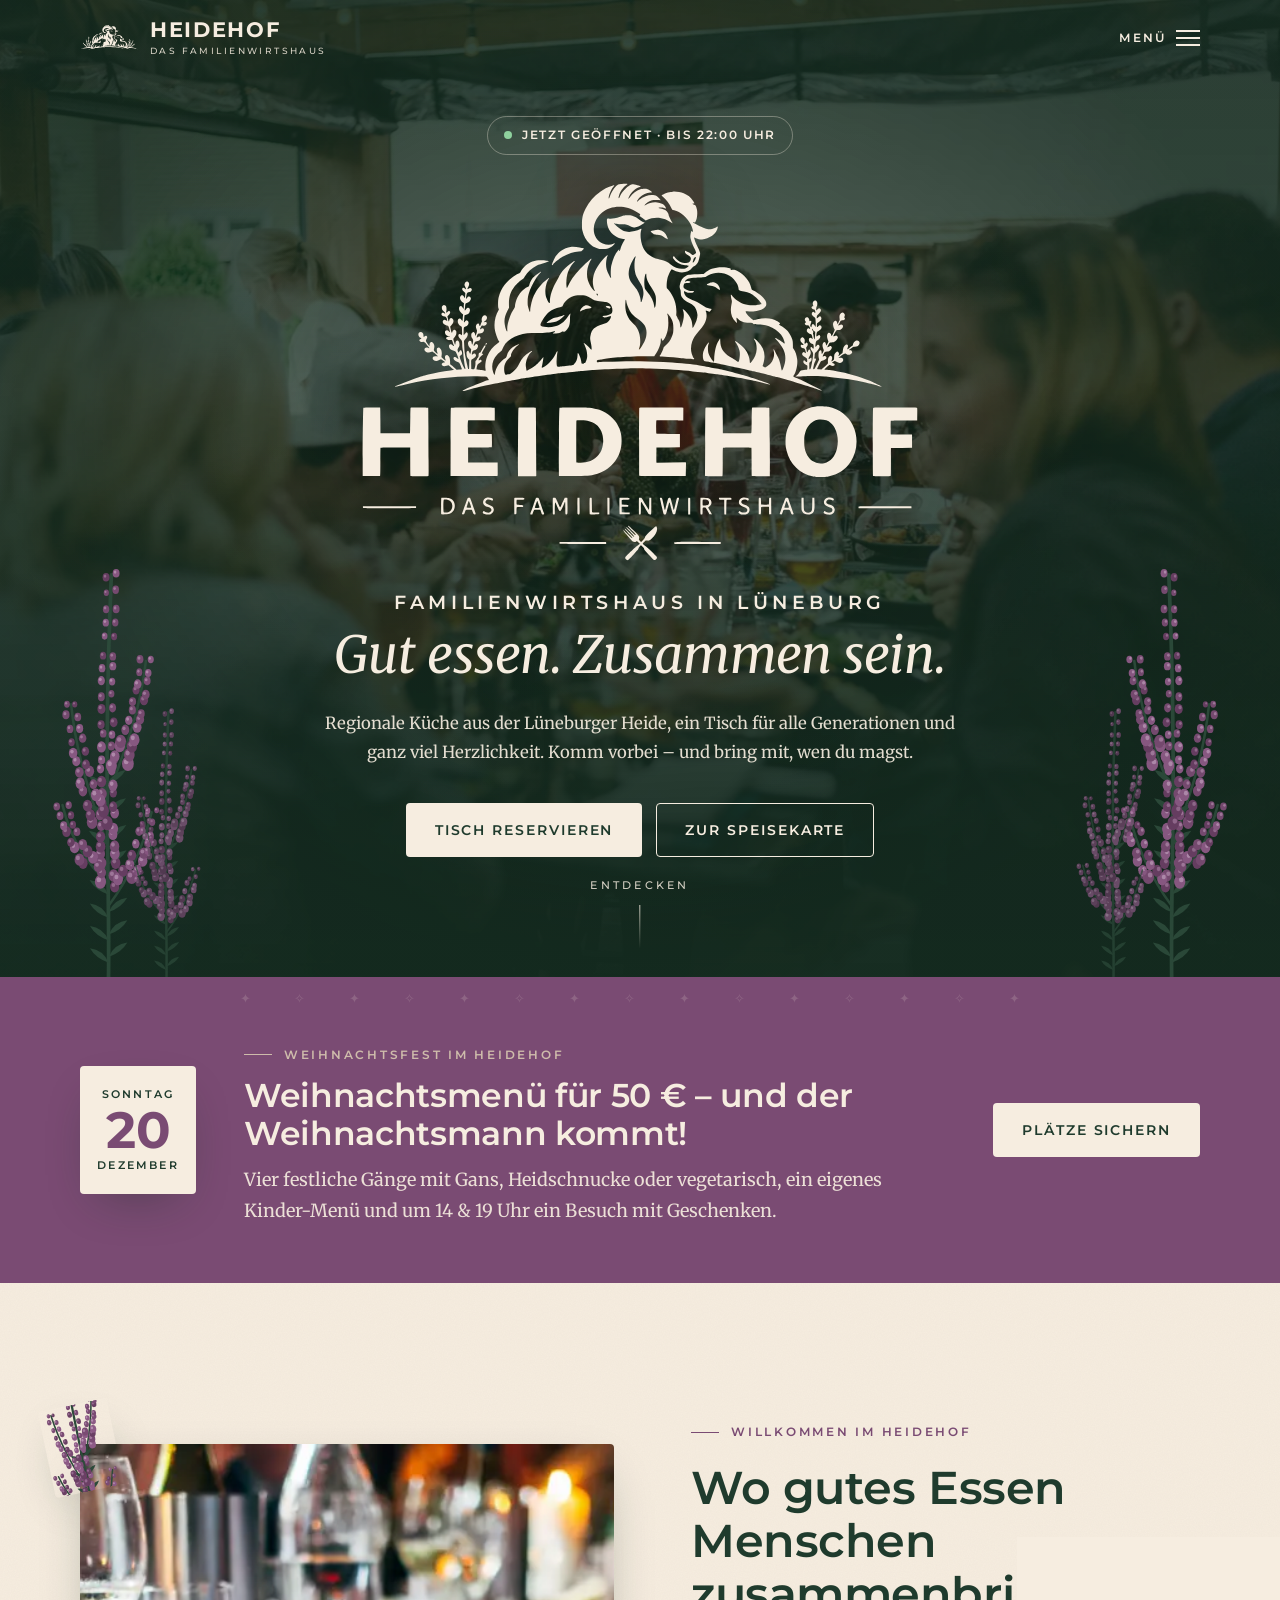
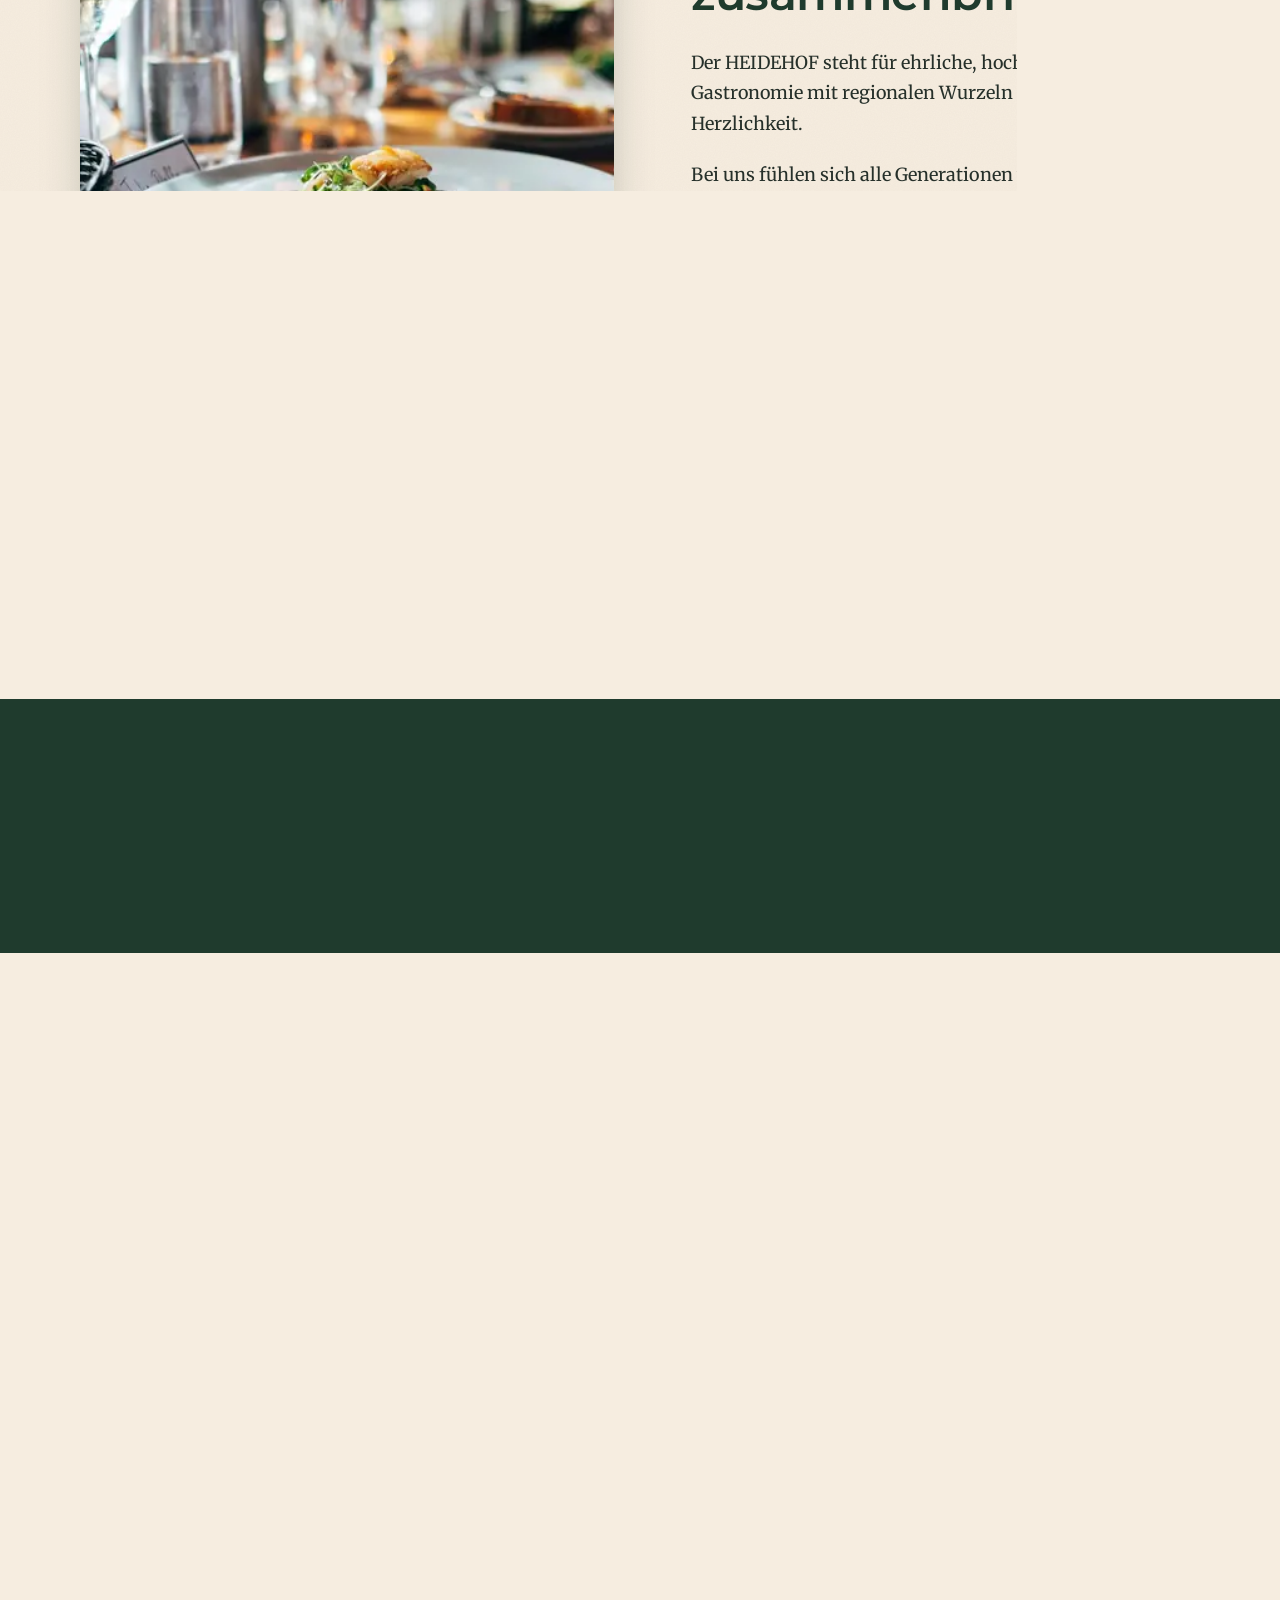
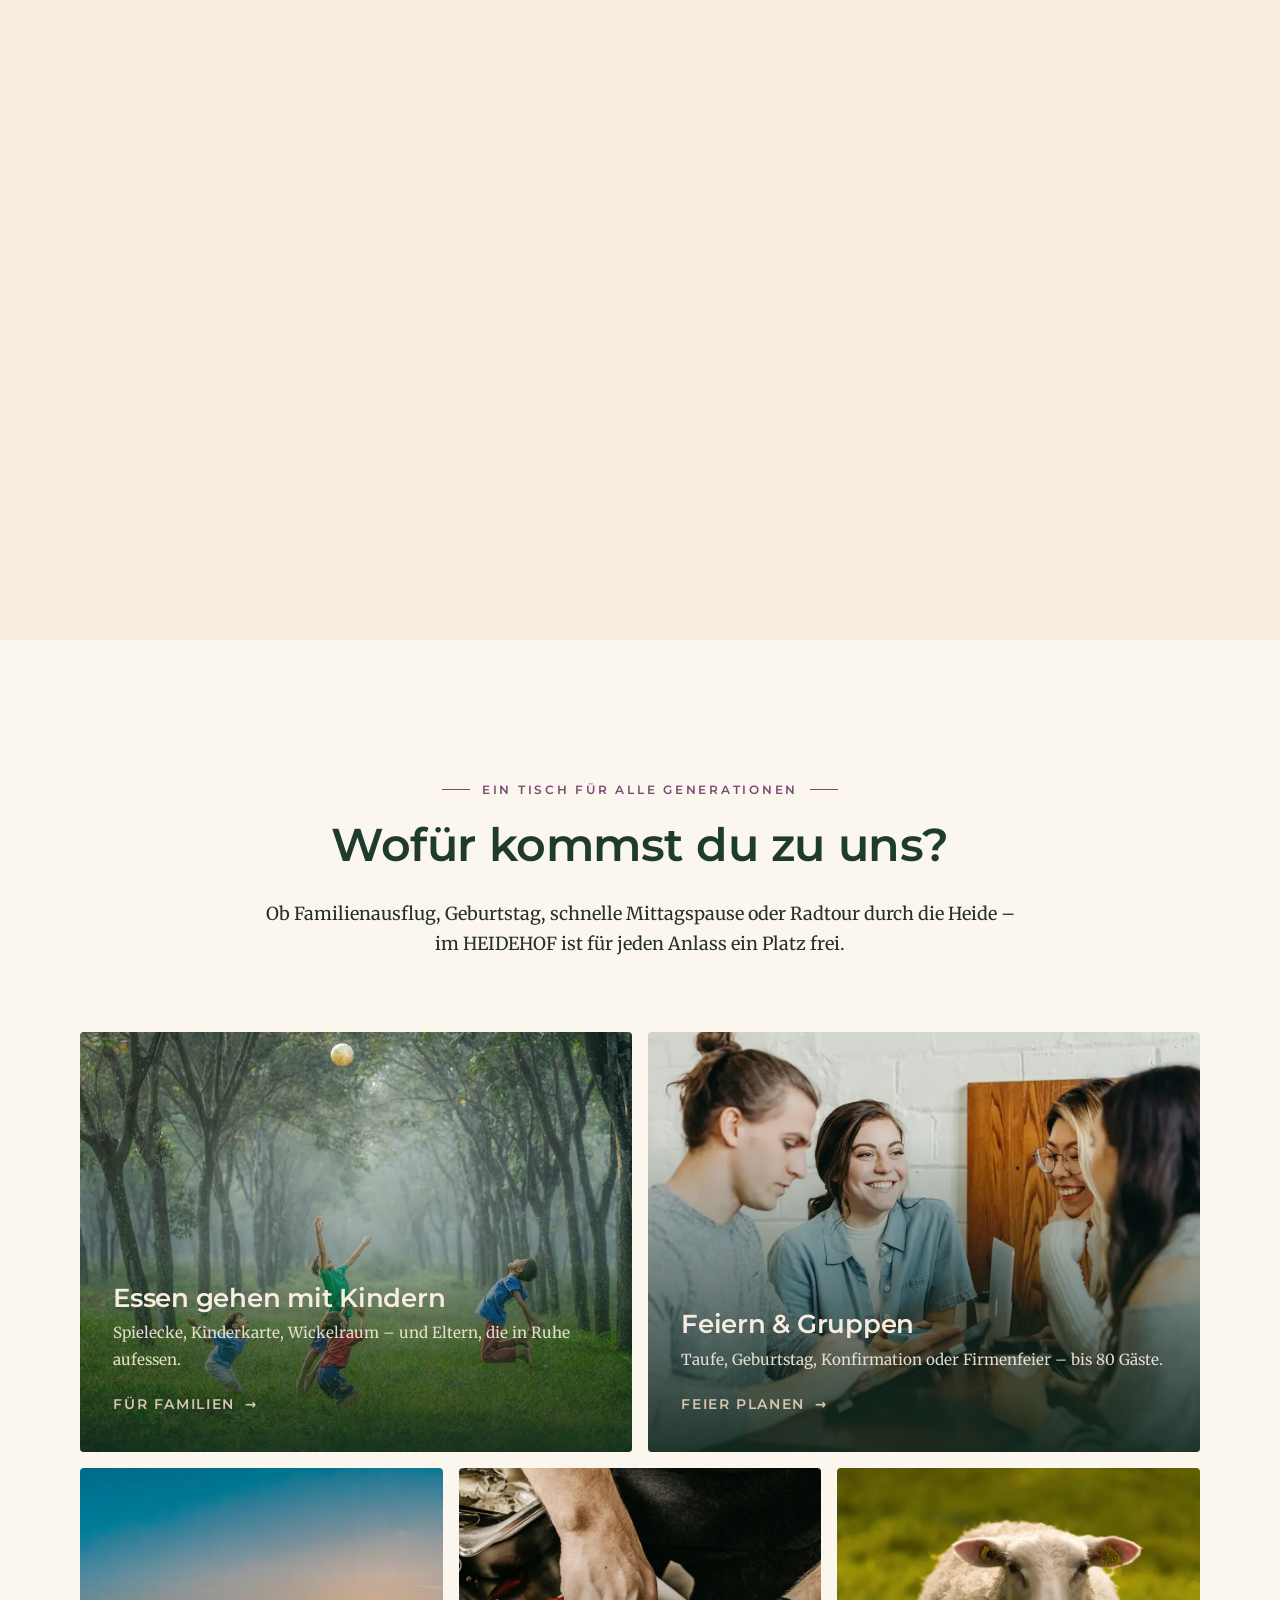
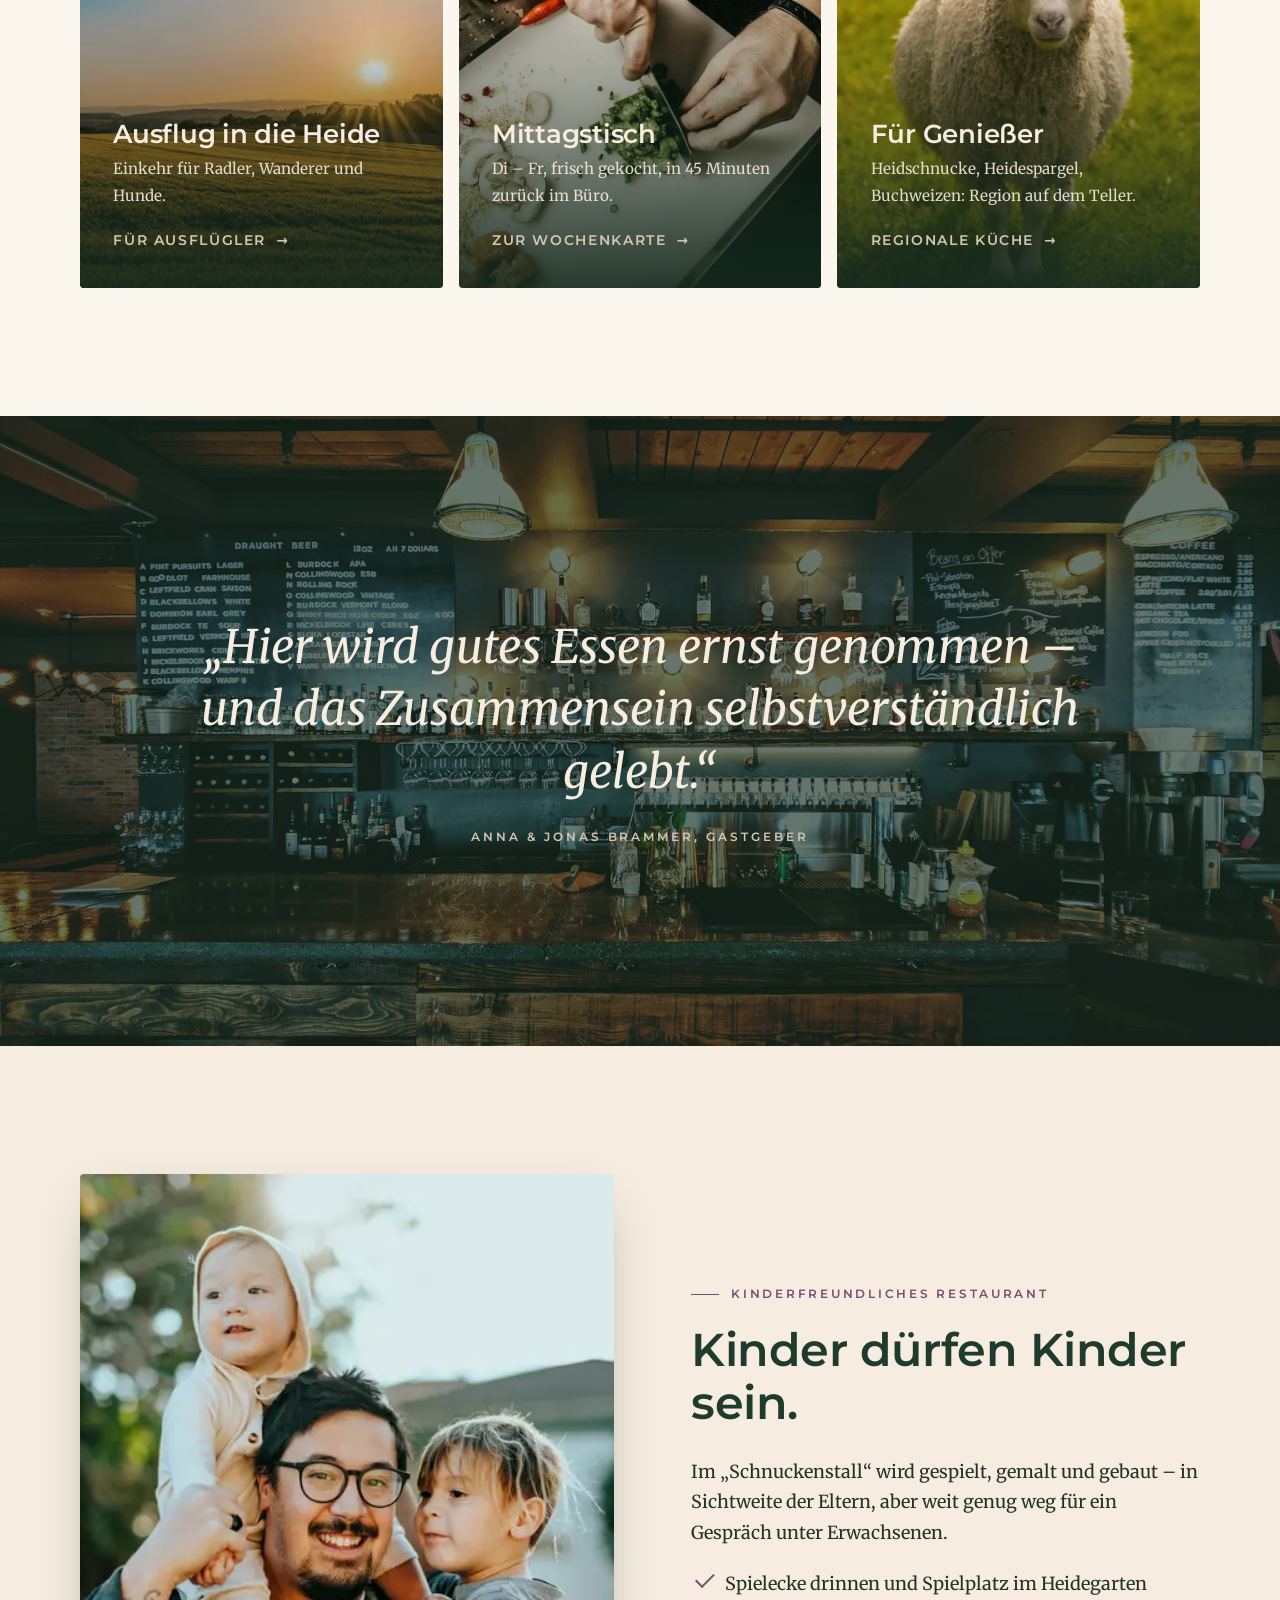
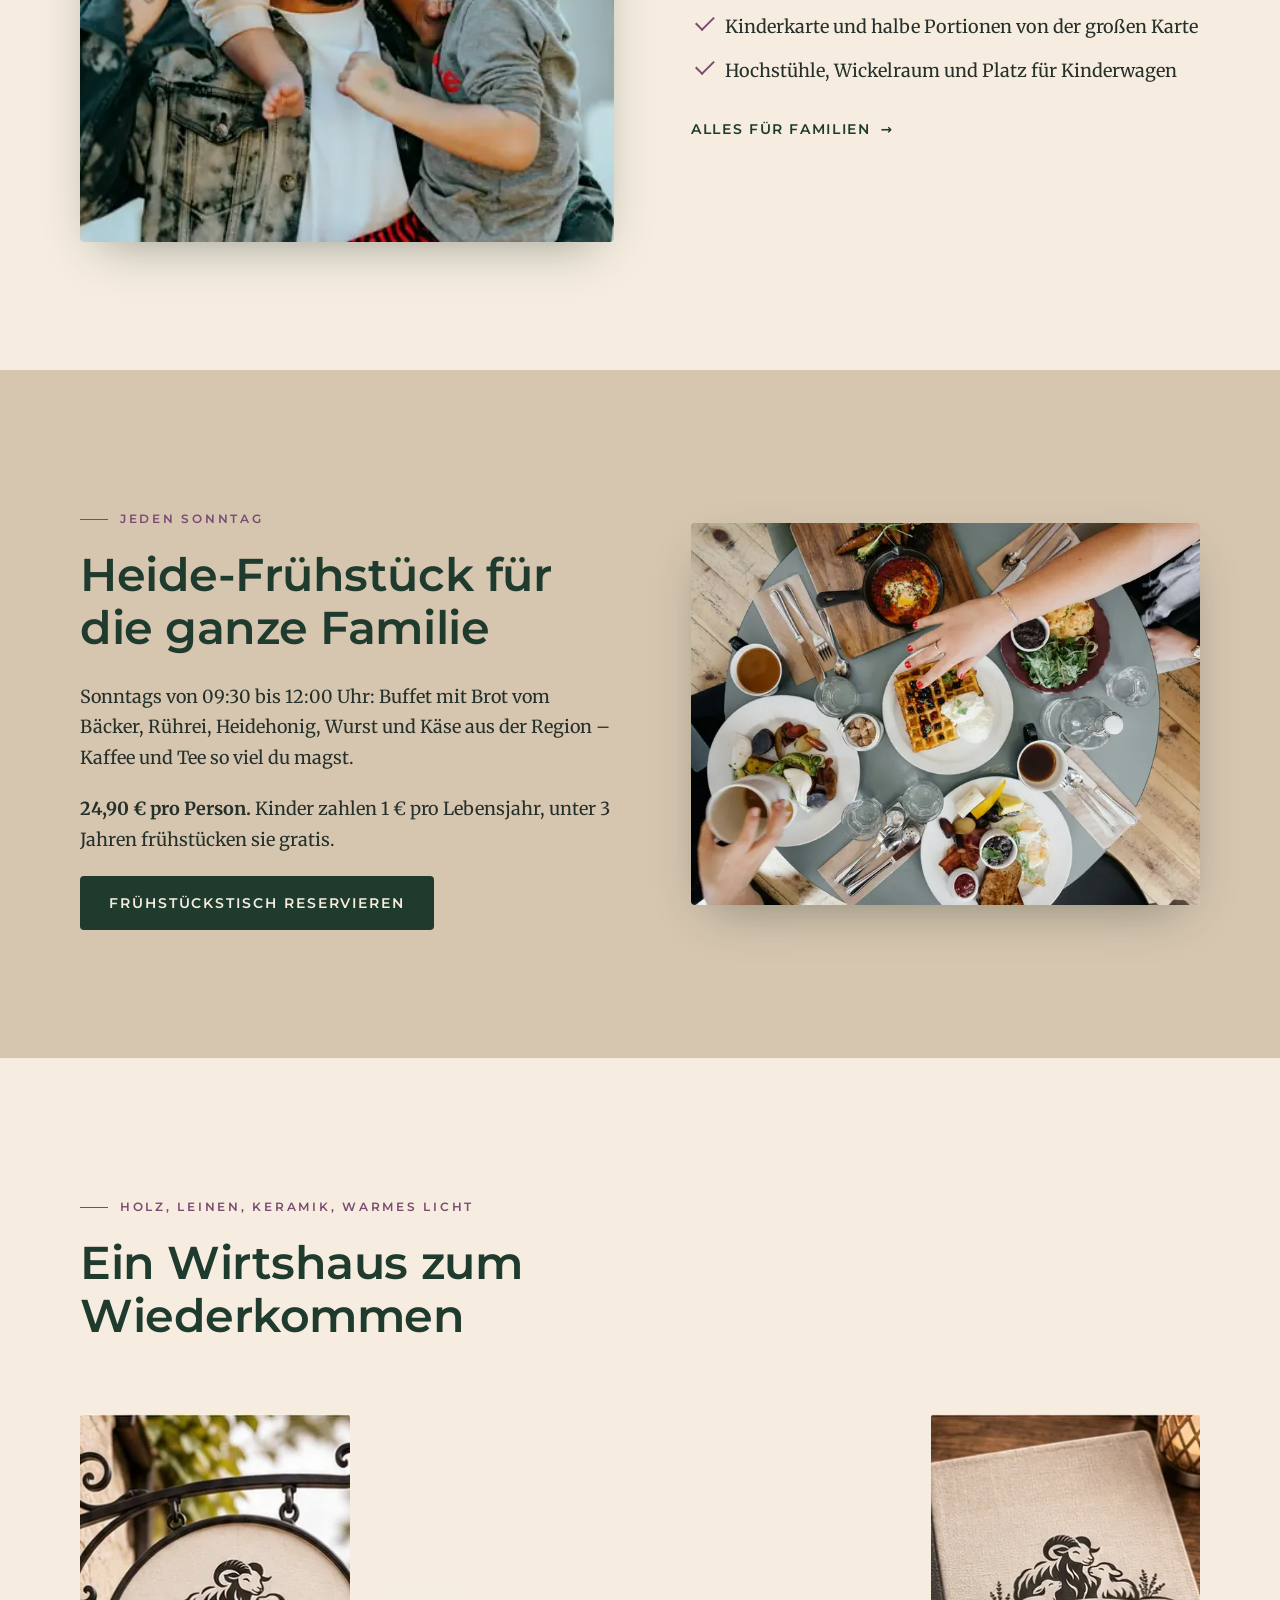
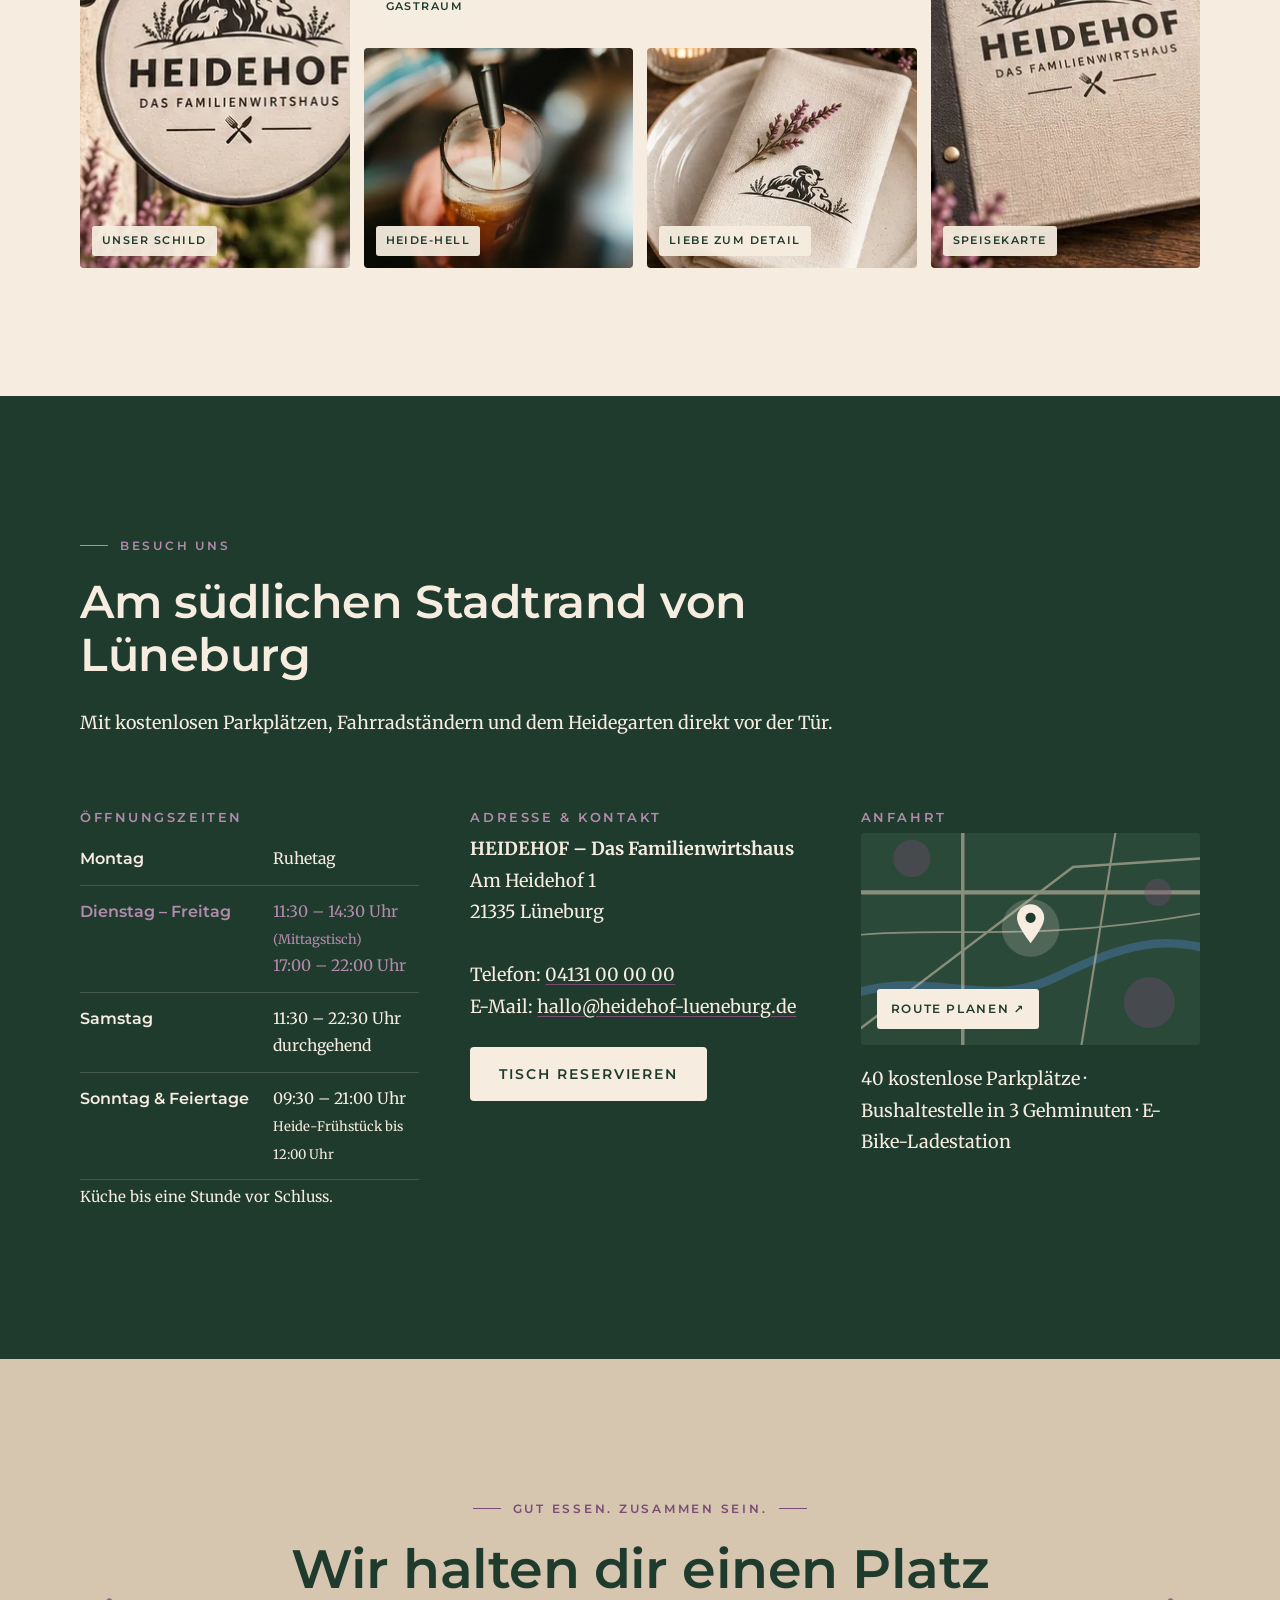
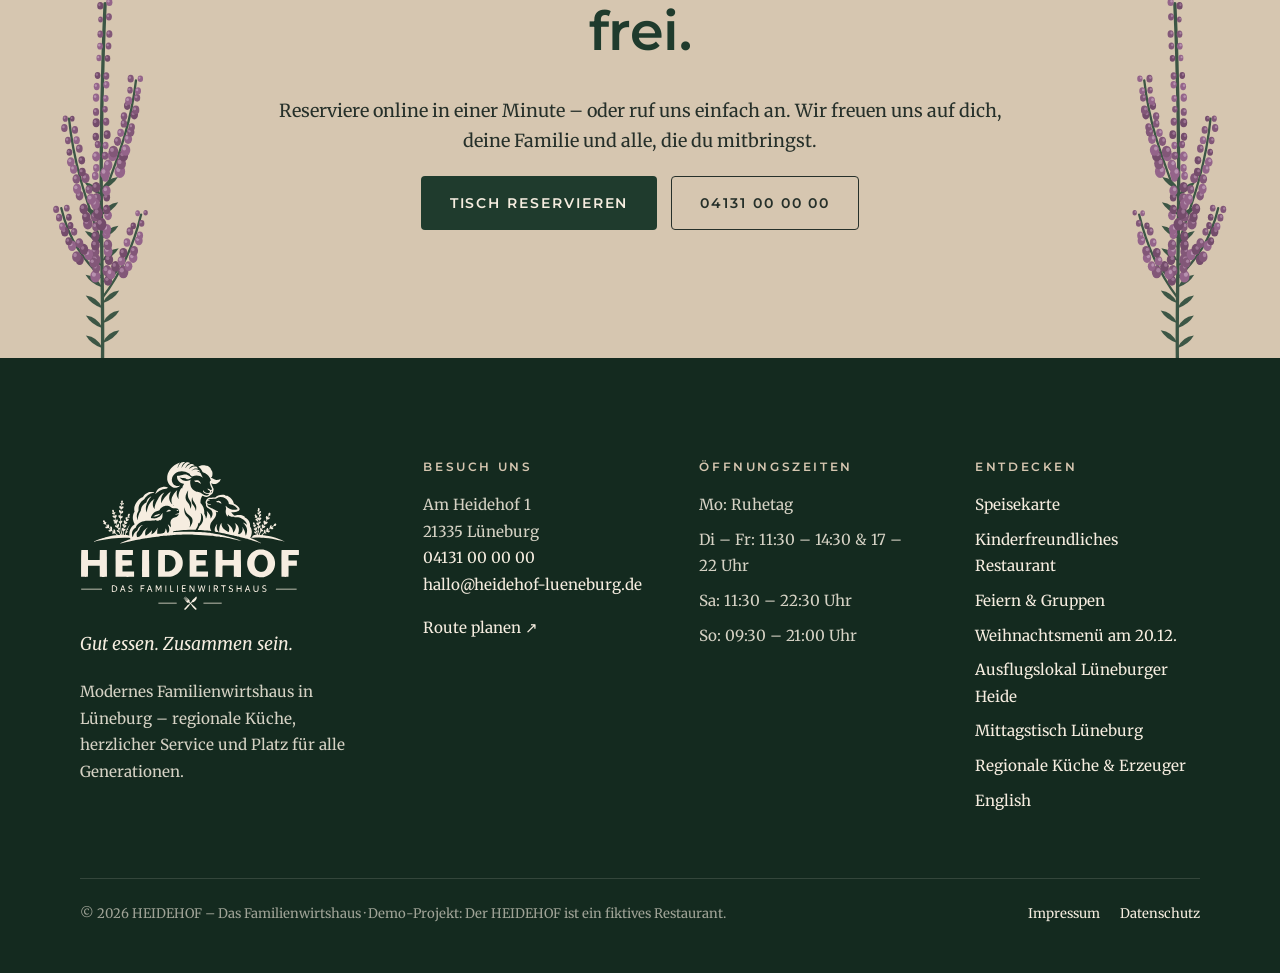
<file: index.html>
<!doctype html>
<html lang="de">
<head>
<meta charset="utf-8">
<meta name="viewport" content="width=device-width, initial-scale=1">
<title>HEIDEHOF Lüneburg – Familienwirtshaus mit regionaler Küche</title>
<meta name="description" content="Gut essen. Zusammen sein. Der HEIDEHOF in Lüneburg: regionale Küche aus der Heide, kinderfreundlich, mit Heidegarten und Räumen für Feiern. Jetzt reservieren!">
<meta name="robots" content="index, follow, max-image-preview:large, max-snippet:-1">
<link rel="canonical" href="https://menoovo.github.io/website-demo/">
<link rel="alternate" hreflang="de" href="https://menoovo.github.io/website-demo/">
<link rel="alternate" hreflang="en" href="https://menoovo.github.io/website-demo/en/">
<link rel="alternate" hreflang="x-default" href="https://menoovo.github.io/website-demo/">
<meta name="theme-color" content="#1F3B2D">
<meta name="geo.region" content="DE-NI">
<meta name="geo.placename" content="Lüneburg">
<meta name="geo.position" content="53.2272;10.4031">
<meta name="ICBM" content="53.2272, 10.4031">
<meta property="og:type" content="restaurant.restaurant">
<meta property="og:site_name" content="HEIDEHOF – Das Familienwirtshaus">
<meta property="og:locale" content="de_DE">
<meta property="og:title" content="HEIDEHOF – Das Familienwirtshaus in Lüneburg · Gut essen. Zusammen sein.">
<meta property="og:description" content="Gut essen. Zusammen sein. Der HEIDEHOF in Lüneburg: regionale Küche aus der Heide, kinderfreundlich, mit Heidegarten und Räumen für Feiern. Jetzt reservieren!">
<meta property="og:url" content="https://menoovo.github.io/website-demo/">
<meta property="og:image" content="https://menoovo.github.io/website-demo/assets/img/og-heidehof.jpg">
<meta property="og:image:width" content="1200">
<meta property="og:image:height" content="630">
<meta property="og:image:alt" content="HEIDEHOF – Das Familienwirtshaus in Lüneburg">
<meta name="twitter:card" content="summary_large_image">
<link rel="icon" href="./favicon.svg" type="image/svg+xml">
<link rel="icon" href="./favicon-32.png" sizes="32x32" type="image/png">
<link rel="apple-touch-icon" href="./apple-touch-icon.png">
<link rel="manifest" href="./site.webmanifest">
<link rel="preload" href="./assets/fonts/montserrat.woff2" as="font" type="font/woff2" crossorigin>
<link rel="preload" href="./assets/fonts/merriweather.woff2" as="font" type="font/woff2" crossorigin>
<link rel="preload" as="image" href="./assets/img/gemeinsam-am-tisch-1600.webp" imagesrcset="./assets/img/gemeinsam-am-tisch-800.webp 800w, ./assets/img/gemeinsam-am-tisch-1600.webp 1600w" imagesizes="100vw" fetchpriority="high">
<link rel="stylesheet" href="./assets/css/style.css">
<script>document.documentElement.classList.add("js")</script>
<script type="application/ld+json">{"@context":"https://schema.org","@type":"Restaurant","@id":"https://menoovo.github.io/website-demo/#restaurant","name":"HEIDEHOF – Das Familienwirtshaus","alternateName":["HEIDEHOF Lüneburg","Heidehof Familienwirtshaus"],"slogan":"Gut essen. Zusammen sein.","description":"Modernes Familienwirtshaus in Lüneburg mit regionaler, norddeutscher Küche aus der Lüneburger Heide, Spielecke für Kinder, Heidegarten und Räumen für Familienfeiern.","url":"https://menoovo.github.io/website-demo/","logo":"https://menoovo.github.io/website-demo/assets/logo/heidehof-logo.png","image":["https://menoovo.github.io/website-demo/assets/img/gemeinsam-am-tisch-1600.webp","https://menoovo.github.io/website-demo/assets/img/schmorbraten-1600.webp","https://menoovo.github.io/website-demo/assets/img/og-heidehof.jpg"],"telephone":"+494131000000","email":"hallo@heidehof-lueneburg.de","address":{"@type":"PostalAddress","streetAddress":"Am Heidehof 1","postalCode":"21335","addressLocality":"Lüneburg","addressRegion":"Niedersachsen","addressCountry":"DE"},"geo":{"@type":"GeoCoordinates","latitude":53.2272,"longitude":10.4031},"hasMap":"https://www.openstreetmap.org/?mlat=53.2272&mlon=10.4031#map=15/53.2272/10.4031","areaServed":["Lüneburg","Landkreis Lüneburg","Lüneburger Heide"],"servesCuisine":["Regionale Küche","Norddeutsche Küche","Deutsche Küche","Vegetarisch","Vegan"],"priceRange":"€€","currenciesAccepted":"EUR","paymentAccepted":"Bargeld, EC-Karte, Kreditkarte","acceptsReservations":true,"hasMenu":"https://menoovo.github.io/website-demo/speisekarte/","openingHoursSpecification":[{"@type":"OpeningHoursSpecification","dayOfWeek":["Tuesday","Wednesday","Thursday","Friday"],"opens":"11:30","closes":"14:30"},{"@type":"OpeningHoursSpecification","dayOfWeek":["Tuesday","Wednesday","Thursday","Friday"],"opens":"17:00","closes":"22:00"},{"@type":"OpeningHoursSpecification","dayOfWeek":"Saturday","opens":"11:30","closes":"22:30"},{"@type":"OpeningHoursSpecification","dayOfWeek":"Sunday","opens":"09:30","closes":"21:00"}],"amenityFeature":[{"@type":"LocationFeatureSpecification","name":"Spielecke für Kinder","value":true},{"@type":"LocationFeatureSpecification","name":"Spielplatz im Garten","value":true},{"@type":"LocationFeatureSpecification","name":"Hochstühle","value":true},{"@type":"LocationFeatureSpecification","name":"Wickelraum","value":true},{"@type":"LocationFeatureSpecification","name":"Kinderkarte","value":true},{"@type":"LocationFeatureSpecification","name":"Terrasse / Biergarten","value":true},{"@type":"LocationFeatureSpecification","name":"Barrierefreier Zugang","value":true},{"@type":"LocationFeatureSpecification","name":"Hunde willkommen","value":true},{"@type":"LocationFeatureSpecification","name":"Kostenlose Parkplätze","value":true},{"@type":"LocationFeatureSpecification","name":"Fahrradstellplätze","value":true},{"@type":"LocationFeatureSpecification","name":"E-Bike-Ladestation","value":true},{"@type":"LocationFeatureSpecification","name":"Räume für Feiern","value":true},{"@type":"LocationFeatureSpecification","name":"Vegetarische und vegane Gerichte","value":true}],"knowsLanguage":["de","en"]}</script>
<script type="application/ld+json">{"@context":"https://schema.org","@type":"WebSite","@id":"https://menoovo.github.io/website-demo/#website","url":"https://menoovo.github.io/website-demo/","name":"HEIDEHOF – Das Familienwirtshaus","inLanguage":"de","publisher":{"@id":"https://menoovo.github.io/website-demo/#restaurant"}}</script>
</head>
<body class="hat-hero">
<a class="skip-link" href="#inhalt">Zum Inhalt springen</a>
<header class="site-header">
  <div class="wrap">
    <a class="marke" href="./" aria-label="HEIDEHOF – zur Startseite">
      <img class="marke-dunkel" src="./assets/logo/heidehof-zeichen-gruen.svg" alt="" width="58" height="25">
      <img class="marke-hell" src="./assets/logo/heidehof-zeichen-creme.svg" alt="" width="58" height="25">
      <span class="marke-text"><strong>HEIDEHOF</strong><small>Das Familienwirtshaus</small></span>
    </a>
    <button class="nav-toggle" type="button" aria-expanded="false" aria-controls="hauptnav">Menü <span aria-hidden="true"><i></i><i></i><i></i></span></button>
    <nav class="hauptnav" id="hauptnav" aria-label="Hauptnavigation">
      <ul><li><a href="./speisekarte/">Speisekarte</a></li><li><a href="./familien/">Familien</a></li><li><a href="./feiern/">Feiern</a></li><li><a href="./ausflug/">Ausflug</a></li><li><a href="./mittagstisch/">Mittagstisch</a></li><li><a href="./regionale-kueche/">Unsere Küche</a></li><li data-bis="2026-12-21"><a href="./weihnachten/" class=nav-hervor>Weihnachten</a></li><li><a class="btn btn--gruen" href="./reservieren/">Reservieren</a></li></ul>
    </nav>
  </div>
</header>
<main id="inhalt">
<section class="hero">
  <div class="hero-bild"><img src="./assets/img/gemeinsam-am-tisch-1600.webp" srcset="./assets/img/gemeinsam-am-tisch-800.webp 800w, ./assets/img/gemeinsam-am-tisch-1600.webp 1600w" sizes="100vw" width="1600" height="1066" alt="Freunde und Familie sitzen gemeinsam an einer langen Tafel" fetchpriority="high"></div>
  <img src="./assets/img/heidezweig.svg" alt="" class="hero-zweig hero-zweig--l" width="80" height="305" aria-hidden="true"><img src="./assets/img/heidezweig.svg" alt="" class="hero-zweig hero-zweig--l2" width="80" height="305" aria-hidden="true"><img src="./assets/img/heidezweig.svg" alt="" class="hero-zweig hero-zweig--r" width="80" height="305" aria-hidden="true"><img src="./assets/img/heidezweig.svg" alt="" class="hero-zweig hero-zweig--r2" width="80" height="305" aria-hidden="true">
  <div class="hero-intro">
    <p class="offen-status" data-offen-status><i></i><span>Di – So geöffnet</span></p>
    <div class="hero-logo"><img src="./assets/logo/heidehof-logo-creme.svg" alt="HEIDEHOF – Das Familienwirtshaus" width="2504" height="1709" fetchpriority="high"></div>
    <h1>Familienwirtshaus in Lüneburg</h1>
    <p class="hero-claim">Gut essen. Zusammen sein.</p>
    <div>
      <p class="hero-text">Regionale Küche aus der Lüneburger Heide, ein Tisch für alle Generationen und ganz viel Herzlichkeit. Komm vorbei – und bring mit, wen du magst.</p>
      <div class="btn-reihe"><a class="btn btn--creme" href="./reservieren/">Tisch reservieren</a><a class="btn btn--linie" href="./speisekarte/">Zur Speisekarte</a></div>
    </div>
  </div>
  <a class="scroll-hinweis" href="#willkommen">Entdecken</a>
</section>
<section class="event-teaser" data-bis="2026-12-21" aria-label="Aktion: Weihnachtsfest am 20. Dezember">
  <div class="wrap event-teaser-innen" data-reveal>
    <div class="event-datum"><span>Sonntag</span><strong>20</strong><span>Dezember</span></div>
    <div>
      <p class="kicker">Weihnachtsfest im HEIDEHOF</p>
      <h2>Weihnachtsmenü für 50 € – und der Weihnachtsmann kommt!</h2>
      <p>Vier festliche Gänge mit Gans, Heidschnucke oder vegetarisch, ein eigenes Kinder-Menü und um 14 &amp; 19 Uhr ein Besuch mit Geschenken.</p>
    </div>
    <a class="btn btn--creme" href="./weihnachten/">Plätze sichern</a>
  </div>
</section>
<section class="sektion papier" id="willkommen">
  <div class="wrap split">
    <div class="split-bild" data-reveal>
      <img src="./assets/img/genuss-moment-1600.webp" srcset="./assets/img/genuss-moment-800.webp 800w, ./assets/img/genuss-moment-1600.webp 1600w" sizes="(max-width: 860px) 100vw, 50vw" width="1600" height="1066" alt="Liebevoll angerichteter Teller auf einem gedeckten Holztisch" loading="lazy" decoding="async">
      <img src="./assets/img/schaf-portrait-1600.webp" srcset="./assets/img/schaf-portrait-800.webp 800w, ./assets/img/schaf-portrait-1600.webp 1600w" sizes="(max-width: 860px) 45vw, 22vw" width="1600" height="1201" alt="Neugieriges Schaf auf der Weide" class="bild-klein" loading="lazy" decoding="async">
      <img src="./assets/img/heidezweig.svg" alt="" class="zweig-deko" width="80" height="305" aria-hidden="true">
    </div>
    <div data-reveal style="--verz:.15s">
      <p class="kicker">Willkommen im HEIDEHOF</p>
      <h2>Wo gutes Essen Menschen zusammenbringt.</h2>
      <p class="lead">Der HEIDEHOF steht für ehrliche, hochwertige Gastronomie mit regionalen Wurzeln und echter Herzlichkeit.</p>
      <p>Bei uns fühlen sich alle Generationen willkommen: Kinder dürfen Kinder sein, Erwachsene genießen entspannt. Wir verbinden die Tradition norddeutscher Gastlichkeit mit einem modernen, ungezwungenen Restauranterlebnis – mit norddeutschen Klassikern, zeitgemäßen Ideen und saisonalen Produkten aus der Lüneburger Heide.</p>
      <p>Natürliche Materialien, warmes Licht und aufmerksamer Service: Der HEIDEHOF ist ein Ort für Familien, Freunde, Paare und alle, die gutes Essen ernst nehmen und das Zusammensein genießen.</p>
      <a class="pfeil-link" href="./regionale-kueche/">Unsere Küche &amp; Erzeuger</a>
    </div>
  </div>
</section>
<section class="sektion sektion--gruen" aria-label="Der HEIDEHOF in Zahlen">
  <div class="wrap zahlen">
    <div class="zahl" data-reveal><strong data-zahl="12">12</strong><span>Erzeuger aus der Region beliefern unsere Küche</span></div>
    <div class="zahl" data-reveal style="--verz:.1s"><strong data-zahl="50" data-nach=" km">50 km</strong><span>weiter reisen unsere Zutaten selten</span></div>
    <div class="zahl" data-reveal style="--verz:.2s"><strong data-zahl="180">180</strong><span>Plätze drinnen und im Heidegarten</span></div>
    <div class="zahl" data-reveal style="--verz:.3s"><strong data-zahl="1000" data-nach="+">1.000+</strong><span>Kinderbilder an unserer Malwand</span></div>
  </div>
</section>
<section class="sektion">
  <div class="wrap">
    <div class="sektion-kopf" data-reveal>
      <p class="kicker">Aus unserer Küche</p>
      <h2>Norddeutsch. Saisonal. Mit Liebe gekocht.</h2>
      <p class="lead">Klassiker, die wie früher schmecken – nur ein bisschen besser. Dazu vegetarische Gerichte, die niemand als Beilage bezeichnen würde.</p>
    </div>
    <div class="scroller" role="list"><article class="gericht" data-reveal style="--verz:0.00s"><figure><img src="./assets/img/schmorbraten-1600.webp" srcset="./assets/img/schmorbraten-800.webp 800w, ./assets/img/schmorbraten-1600.webp 1600w" sizes="(max-width: 600px) 85vw, 360px" width="1600" height="1066" alt="Geschmorte Heidschnuckenkeule mit Jus" loading="lazy" decoding="async"></figure><div class="gericht-text"><div><span class=etikett>Hausgericht</span><span class=etikett>regional</span></div><h3>Geschmorte Heidschnuckenkeule</h3><p>Sieben Stunden im Ofen, Wacholderjus, Speckbohnen, Kartoffelgratin. Unser Hausgericht.</p><span class="preis">28,50 €</span></div></article><article class="gericht" data-reveal style="--verz:0.07s"><figure><img src="./assets/img/kotelett-bratkartoffeln-1600.webp" srcset="./assets/img/kotelett-bratkartoffeln-800.webp 800w, ./assets/img/kotelett-bratkartoffeln-1600.webp 1600w" sizes="(max-width: 600px) 85vw, 360px" width="1600" height="1060" alt="Kotelett mit Bratkartoffeln" loading="lazy" decoding="async"></figure><div class="gericht-text"><div><span class=etikett>Klassiker</span></div><h3>Kotelett vom Strohschwein</h3><p>Vom Nachbarhof, mit knusprigen Bratkartoffeln und Gurkensalat.</p><span class="preis">21,90 €</span></div></article><article class="gericht" data-reveal style="--verz:0.14s"><figure><img src="./assets/img/forelle-ofen-1600.webp" srcset="./assets/img/forelle-ofen-800.webp 800w, ./assets/img/forelle-ofen-1600.webp 1600w" sizes="(max-width: 600px) 85vw, 360px" width="1600" height="2400" alt="Fischfilets in Senfrahm mit Zitrone" loading="lazy" decoding="async"></figure><div class="gericht-text"><div><span class=etikett>regional</span></div><h3>Lachsforelle in Senfrahm</h3><p>Aus der Heide-Teichwirtschaft, Petersilienkartoffeln, Gurken-Dill-Gemüse.</p><span class="preis">22,50 €</span></div></article><article class="gericht" data-reveal style="--verz:0.21s"><figure><img src="./assets/img/vegetarische-bowl-1600.webp" srcset="./assets/img/vegetarische-bowl-800.webp 800w, ./assets/img/vegetarische-bowl-1600.webp 1600w" sizes="(max-width: 600px) 85vw, 360px" width="1600" height="1066" alt="Bunte Gemüse-Bowl mit Getreide" loading="lazy" decoding="async"></figure><div class="gericht-text"><div><span class=etikett>vegan</span></div><h3>Ofengemüse-Bowl</h3><p>Saisongemüse, Buchweizen, Hummus und Kräuter. Kein Beiwerk, sondern Hauptsache.</p><span class="preis">16,50 €</span></div></article><article class="gericht" data-reveal style="--verz:0.28s"><figure><img src="./assets/img/teilen-platte-1600.webp" srcset="./assets/img/teilen-platte-800.webp 800w, ./assets/img/teilen-platte-1600.webp 1600w" sizes="(max-width: 600px) 85vw, 360px" width="1600" height="1067" alt="Brotzeitplatte zum Teilen mit Bier" loading="lazy" decoding="async"></figure><div class="gericht-text"><div><span class=etikett>zum Teilen</span></div><h3>Heidjer Brotzeitbrett</h3><p>Heidschnucken-Salami, Katenschinken, Käse, Schmalz – für den ganzen Tisch.</p><span class="preis">16,90 €</span></div></article><article class="gericht" data-reveal style="--verz:0.35s"><figure><img src="./assets/img/dessert-gruetze-1600.webp" srcset="./assets/img/dessert-gruetze-800.webp 800w, ./assets/img/dessert-gruetze-1600.webp 1600w" sizes="(max-width: 600px) 85vw, 360px" width="1600" height="2400" alt="Dessert im Glas mit Erdbeeren" loading="lazy" decoding="async"></figure><div class="gericht-text"><div><span class=etikett>Klassiker</span></div><h3>Rote Grütze</h3><p>Mit Vanillesoße. Oder mit Sahne. Oder – wir urteilen nicht – mit beidem.</p><span class="preis">7,50 €</span></div></article></div>
    <p><a class="btn btn--gruen" href="./speisekarte/">Ganze Speisekarte ansehen</a></p>
  </div>
</section>
<section class="sektion sektion--hell">
  <div class="wrap">
    <div class="sektion-kopf zentriert zentriert" data-reveal>
      <p class="kicker">Ein Tisch für alle Generationen</p>
      <h2>Wofür kommst du zu uns?</h2>
      <p class="lead">Ob Familienausflug, Geburtstag, schnelle Mittagspause oder Radtour durch die Heide – im HEIDEHOF ist für jeden Anlass ein Platz frei.</p>
    </div>
    <div class="kacheln">
      <a class="kachel kachel--breit" href="./familien/" data-reveal><img src="./assets/img/kinder-spielen-1600.webp" srcset="./assets/img/kinder-spielen-800.webp 800w, ./assets/img/kinder-spielen-1600.webp 1600w" sizes="(max-width: 620px) 100vw, 50vw" width="1600" height="1107" alt="Kinder spielen fröhlich auf einer Wiese" loading="lazy" decoding="async"><div class="kachel-inhalt"><h3>Essen gehen mit Kindern</h3><p>Spielecke, Kinderkarte, Wickelraum – und Eltern, die in Ruhe aufessen.</p><span class="pfeil-link">Für Familien</span></div></a>
      <a class="kachel kachel--breit" href="./feiern/" data-reveal style="--verz:.1s"><img src="./assets/img/freunde-lachen-1600.webp" srcset="./assets/img/freunde-lachen-800.webp 800w, ./assets/img/freunde-lachen-1600.webp 1600w" sizes="(max-width: 620px) 100vw, 50vw" width="1600" height="1067" alt="Freunde lachen zusammen am Tisch" loading="lazy" decoding="async"><div class="kachel-inhalt"><h3>Feiern &amp; Gruppen</h3><p>Taufe, Geburtstag, Konfirmation oder Firmenfeier – bis 80 Gäste.</p><span class="pfeil-link">Feier planen</span></div></a>
      <a class="kachel" href="./ausflug/" data-reveal><img src="./assets/img/abendlicht-feld-1600.webp" srcset="./assets/img/abendlicht-feld-800.webp 800w, ./assets/img/abendlicht-feld-1600.webp 1600w" sizes="(max-width: 620px) 100vw, 33vw" width="1600" height="900" alt="Weite Landschaft im goldenen Abendlicht" loading="lazy" decoding="async"><div class="kachel-inhalt"><h3>Ausflug in die Heide</h3><p>Einkehr für Radler, Wanderer und Hunde.</p><span class="pfeil-link">Für Ausflügler</span></div></a>
      <a class="kachel" href="./mittagstisch/" data-reveal style="--verz:.1s"><img src="./assets/img/kueche-handwerk-1600.webp" srcset="./assets/img/kueche-handwerk-800.webp 800w, ./assets/img/kueche-handwerk-1600.webp 1600w" sizes="(max-width: 620px) 100vw, 33vw" width="1600" height="2400" alt="Koch schneidet frisches Gemüse" loading="lazy" decoding="async"><div class="kachel-inhalt"><h3>Mittagstisch</h3><p>Di – Fr, frisch gekocht, in 45 Minuten zurück im Büro.</p><span class="pfeil-link">Zur Wochenkarte</span></div></a>
      <a class="kachel" href="./regionale-kueche/" data-reveal style="--verz:.2s"><img src="./assets/img/heidschnucke-1600.webp" srcset="./assets/img/heidschnucke-800.webp 800w, ./assets/img/heidschnucke-1600.webp 1600w" sizes="(max-width: 620px) 100vw, 33vw" width="1600" height="2400" alt="Schaf auf einer sonnigen Weide" loading="lazy" decoding="async"><div class="kachel-inhalt"><h3>Für Genießer</h3><p>Heidschnucke, Heidespargel, Buchweizen: Region auf dem Teller.</p><span class="pfeil-link">Regionale Küche</span></div></a>
    </div>
  </div>
</section>
<section class="band" aria-label="Unser Versprechen">
  <div class="band-bild"><img src="./assets/img/gastraum-theke-1600.webp" srcset="./assets/img/gastraum-theke-800.webp 800w, ./assets/img/gastraum-theke-1600.webp 1600w" sizes="100vw" width="1600" height="1200" alt="Warm beleuchteter Gastraum mit Holztheke" loading="lazy" decoding="async"></div>
  <blockquote data-reveal>„Hier wird gutes Essen ernst genommen – und das Zusammensein selbstverständlich gelebt.“<cite>Anna &amp; Jonas Brammer, Gastgeber</cite></blockquote>
</section>
<section class="sektion">
  <div class="wrap split">
    <div class="split-bild" data-reveal><img src="./assets/img/familie-1600.webp" srcset="./assets/img/familie-800.webp 800w, ./assets/img/familie-1600.webp 1600w" sizes="(max-width: 860px) 100vw, 50vw" width="1600" height="1067" alt="Vater trägt lachend zwei Kinder" loading="lazy" decoding="async"></div>
    <div data-reveal style="--verz:.15s">
      <p class="kicker">Kinderfreundliches Restaurant</p>
      <h2>Kinder dürfen Kinder sein.</h2>
      <p class="lead">Im „Schnuckenstall“ wird gespielt, gemalt und gebaut – in Sichtweite der Eltern, aber weit genug weg für ein Gespräch unter Erwachsenen.</p>
      <ul class="haken">
        <li>Spielecke drinnen und Spielplatz im Heidegarten</li>
        <li>Kinderkarte und halbe Portionen von der großen Karte</li>
        <li>Hochstühle, Wickelraum und Platz für Kinderwagen</li>
      </ul>
      <a class="pfeil-link" href="./familien/">Alles für Familien</a>
    </div>
  </div>
</section>
<section class="sektion sektion--sand">
  <div class="wrap split split--umgekehrt">
    <div class="split-bild split-bild--quer" data-reveal><img src="./assets/img/fruehstueck-1600.webp" srcset="./assets/img/fruehstueck-800.webp 800w, ./assets/img/fruehstueck-1600.webp 1600w" sizes="(max-width: 860px) 100vw, 50vw" width="1600" height="1066" alt="Reich gedeckter Frühstückstisch von oben" loading="lazy" decoding="async"></div>
    <div data-reveal style="--verz:.15s">
      <p class="kicker">Jeden Sonntag</p>
      <h2>Heide-Frühstück für die ganze Familie</h2>
      <p class="lead">Sonntags von 09:30 bis 12:00 Uhr: Buffet mit Brot vom Bäcker, Rührei, Heidehonig, Wurst und Käse aus der Region – Kaffee und Tee so viel du magst.</p>
      <p><strong>24,90 € pro Person.</strong> Kinder zahlen 1 € pro Lebensjahr, unter 3 Jahren frühstücken sie gratis.</p>
      <a class="btn btn--gruen" href="./reservieren/">Frühstückstisch reservieren</a>
    </div>
  </div>
</section>
<section class="sektion">
  <div class="wrap">
    <div class="sektion-kopf" data-reveal>
      <p class="kicker">Holz, Leinen, Keramik, warmes Licht</p>
      <h2>Ein Wirtshaus zum Wiederkommen</h2>
    </div>
    <div class="galerie">
      <figure class="hoch" data-reveal><img src="./assets/img/marke-sign.webp" width="380" height="457" alt="Rundes HEIDEHOF-Wirtshausschild an der Fassade mit Heidekraut" loading="lazy" decoding="async"><figcaption>Unser Schild</figcaption></figure>
      <figure class="breit" data-reveal style="--verz:.1s"><img src="./assets/img/gastraum-theke-1600.webp" srcset="./assets/img/gastraum-theke-800.webp 800w, ./assets/img/gastraum-theke-1600.webp 1600w" sizes="(max-width: 860px) 100vw, 50vw" width="1600" height="1200" alt="Gastraum mit Holztheke und warmem Licht" loading="lazy" decoding="async"><figcaption>Gastraum</figcaption></figure>
      <figure class="hoch" data-reveal style="--verz:.2s"><img src="./assets/img/marke-menu.webp" width="360" height="457" alt="In Leinen gebundene Speisekarte mit HEIDEHOF-Logo" loading="lazy" decoding="async"><figcaption>Speisekarte</figcaption></figure>
      <figure data-reveal><img src="./assets/img/bier-gezapft-1600.webp" srcset="./assets/img/bier-gezapft-800.webp 800w, ./assets/img/bier-gezapft-1600.webp 1600w" sizes="(max-width: 860px) 50vw, 25vw" width="1600" height="1067" alt="Frisch gezapftes Bier" loading="lazy" decoding="async"><figcaption>Heide-Hell</figcaption></figure>
      <figure data-reveal style="--verz:.1s"><img src="./assets/img/marke-napkin.webp" width="372" height="457" alt="Leinenserviette mit Heidezweig und Logo" loading="lazy" decoding="async"><figcaption>Liebe zum Detail</figcaption></figure>
    </div>
  </div>
</section>
<section class="sektion sektion--gruen" id="besuch">
  <div class="wrap">
    <div class="sektion-kopf" data-reveal>
      <p class="kicker">Besuch uns</p>
      <h2>Am südlichen Stadtrand von Lüneburg</h2>
      <p class="lead">Mit kostenlosen Parkplätzen, Fahrradständern und dem Heidegarten direkt vor der Tür.</p>
    </div>
    <div class="info-raster" data-reveal>
      <div><h3>Öffnungszeiten</h3><table class="zeiten"><caption class="visually-hidden">Öffnungszeiten</caption><tr data-tage="1"><th scope="row">Montag</th><td>Ruhetag</td></tr><tr data-tage="2,3,4,5"><th scope="row">Dienstag – Freitag</th><td>11:30 – 14:30 Uhr <small>(Mittagstisch)</small><br>17:00 – 22:00 Uhr</td></tr><tr data-tage="6"><th scope="row">Samstag</th><td>11:30 – 22:30 Uhr durchgehend</td></tr><tr data-tage="0"><th scope="row">Sonntag &amp; Feiertage</th><td>09:30 – 21:00 Uhr<br><small>Heide-Frühstück bis 12:00 Uhr</small></td></tr></table><p><small>Küche bis eine Stunde vor Schluss.</small></p></div>
      <div><h3>Adresse &amp; Kontakt</h3><address><strong>HEIDEHOF – Das Familienwirtshaus</strong><br>Am Heidehof 1<br>21335 Lüneburg<br><br>Telefon: <a href="tel:+494131000000">04131 00 00 00</a><br>E-Mail: <a href="mailto:hallo@heidehof-lueneburg.de">hallo@heidehof-lueneburg.de</a></address><p style="margin-top:1.4em"><a class="btn btn--creme" href="./reservieren/">Tisch reservieren</a></p></div>
      <div><h3>Anfahrt</h3><a class="karte-link" href="https://www.openstreetmap.org/?mlat=53.2272&mlon=10.4031#map=15/53.2272/10.4031" target="_blank" rel="noopener"><svg viewBox="0 0 400 250" preserveAspectRatio="xMidYMid slice" aria-hidden="true">
<rect width="400" height="250" fill="#2c4a3a"/>
<path d="M-10 190 C 80 160, 150 210, 230 170 S 360 120, 420 140" stroke="#3f6b8a" stroke-width="10" fill="none" opacity=".7"/>
<g stroke="#d6c6b0" stroke-linecap="round" fill="none" opacity=".55"><path d="M0 70 H400" stroke-width="5"/><path d="M120 0 V250" stroke-width="4"/><path d="M0 230 L250 40 L400 30" stroke-width="3"/><path d="M260 250 L300 0" stroke-width="2.5"/><path d="M0 120 C 100 110, 200 130, 400 95" stroke-width="2"/></g>
<g fill="#7A4B73" opacity=".35"><circle cx="60" cy="30" r="22"/><circle cx="340" cy="200" r="30"/><circle cx="350" cy="70" r="16"/></g>
<g transform="translate(200 112)"><circle r="34" fill="#F6EDE0" opacity=".18"/><path d="M0 18 C -12 2, -16 -6, -16 -12 a16 16 0 0 1 32 0 c0 6 -4 14 -16 30z" fill="#F6EDE0"/><circle cy="-12" r="6" fill="#1F3B2D"/></g>
</svg><span>Route planen ↗</span></a><p style="margin-top:1em">40 kostenlose Parkplätze · Bushaltestelle in 3 Gehminuten · E-Bike-Ladestation</p></div>
    </div>
  </div>
</section>
<section class="sektion sektion--sand cta">
  <img src="./assets/img/heidezweig.svg" alt="" class="zweig-l" width="80" height="305" aria-hidden="true"><img src="./assets/img/heidezweig.svg" alt="" class="zweig-r" width="80" height="305" aria-hidden="true">
  <div class="wrap wrap--schmal zentriert" data-reveal>
    <p class="kicker">Gut essen. Zusammen sein.</p>
    <h2>Wir halten dir einen Platz frei.</h2>
    <p class="lead">Reserviere online in einer Minute – oder ruf uns einfach an. Wir freuen uns auf dich, deine Familie und alle, die du mitbringst.</p>
    <div class="btn-reihe">
      <a class="btn btn--gruen" href="./reservieren/">Tisch reservieren</a>
      <a class="btn btn--linie" href="tel:+494131000000">04131 00 00 00</a>
    </div>
  </div>
</section>
</main>
<footer class="site-footer">
  <div class="wrap">
    <div class="footer-raster">
      <div>
        <img class="footer-logo" src="./assets/logo/heidehof-logo-creme.svg" alt="HEIDEHOF – Das Familienwirtshaus" width="220" height="150" loading="lazy">
        <p class="footer-claim">Gut essen. Zusammen sein.</p>
        <p>Modernes Familienwirtshaus in Lüneburg – regionale Küche, herzlicher Service und Platz für alle Generationen.</p>
      </div>
      <div>
        <h2>Besuch uns</h2>
        <p>Am Heidehof 1<br>21335 Lüneburg<br><a href="tel:+494131000000">04131 00 00 00</a><br><a href="mailto:hallo@heidehof-lueneburg.de">hallo@heidehof-lueneburg.de</a></p>
        <p><a href="https://www.openstreetmap.org/?mlat=53.2272&mlon=10.4031#map=15/53.2272/10.4031" rel="noopener" target="_blank">Route planen ↗</a></p>
      </div>
      <div>
        <h2>Öffnungszeiten</h2>
        <ul>
          <li>Mo: Ruhetag</li>
          <li>Di – Fr: 11:30 – 14:30 &amp; 17 – 22 Uhr</li>
          <li>Sa: 11:30 – 22:30 Uhr</li>
          <li>So: 09:30 – 21:00 Uhr</li>
        </ul>
      </div>
      <div>
        <h2>Entdecken</h2>
        <ul>
          <li><a href="./speisekarte/">Speisekarte</a></li>
          <li><a href="./familien/">Kinderfreundliches Restaurant</a></li>
          <li><a href="./feiern/">Feiern &amp; Gruppen</a></li>
          <li data-bis="2026-12-21"><a href="./weihnachten/">Weihnachtsmenü am 20.12.</a></li>
          <li><a href="./ausflug/">Ausflugslokal Lüneburger Heide</a></li>
          <li><a href="./mittagstisch/">Mittagstisch Lüneburg</a></li>
          <li><a href="./regionale-kueche/">Regionale Küche &amp; Erzeuger</a></li>
          <li><a href="./en/" hreflang="en" lang="en">English</a></li>
        </ul>
      </div>
    </div>
    <div class="footer-unten">
      <p>© <span data-jahr>2026</span> HEIDEHOF – Das Familienwirtshaus · Demo-Projekt: Der HEIDEHOF ist ein fiktives Restaurant.</p>
      <ul><li><a href="./impressum/">Impressum</a></li><li><a href="./datenschutz/">Datenschutz</a></li></ul>
    </div>
  </div>
</footer>
<div class="mobil-cta"><a class="btn btn--creme" href="tel:+494131000000">Anrufen</a><a class="btn btn--gruen" href="./reservieren/">Reservieren</a></div>
<script src="./assets/js/main.js" defer></script>
</body>
</html>
</file>
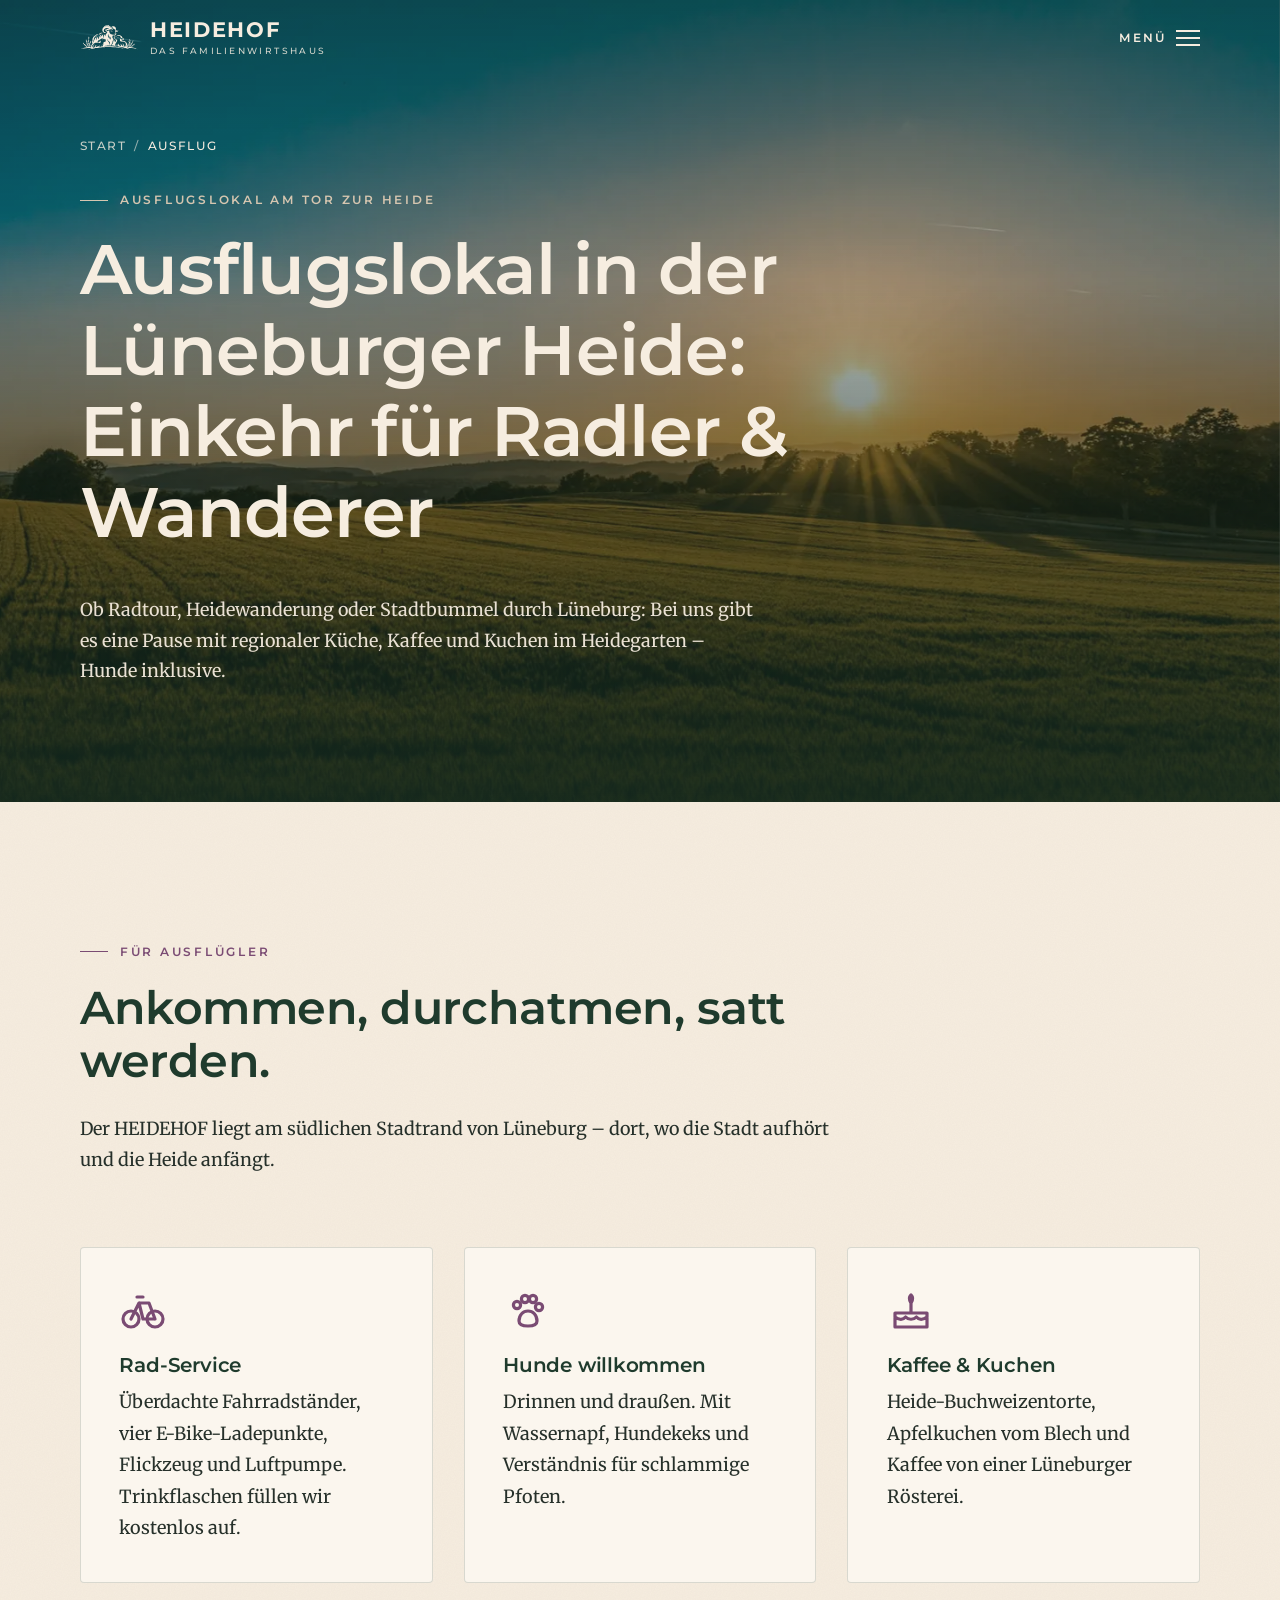
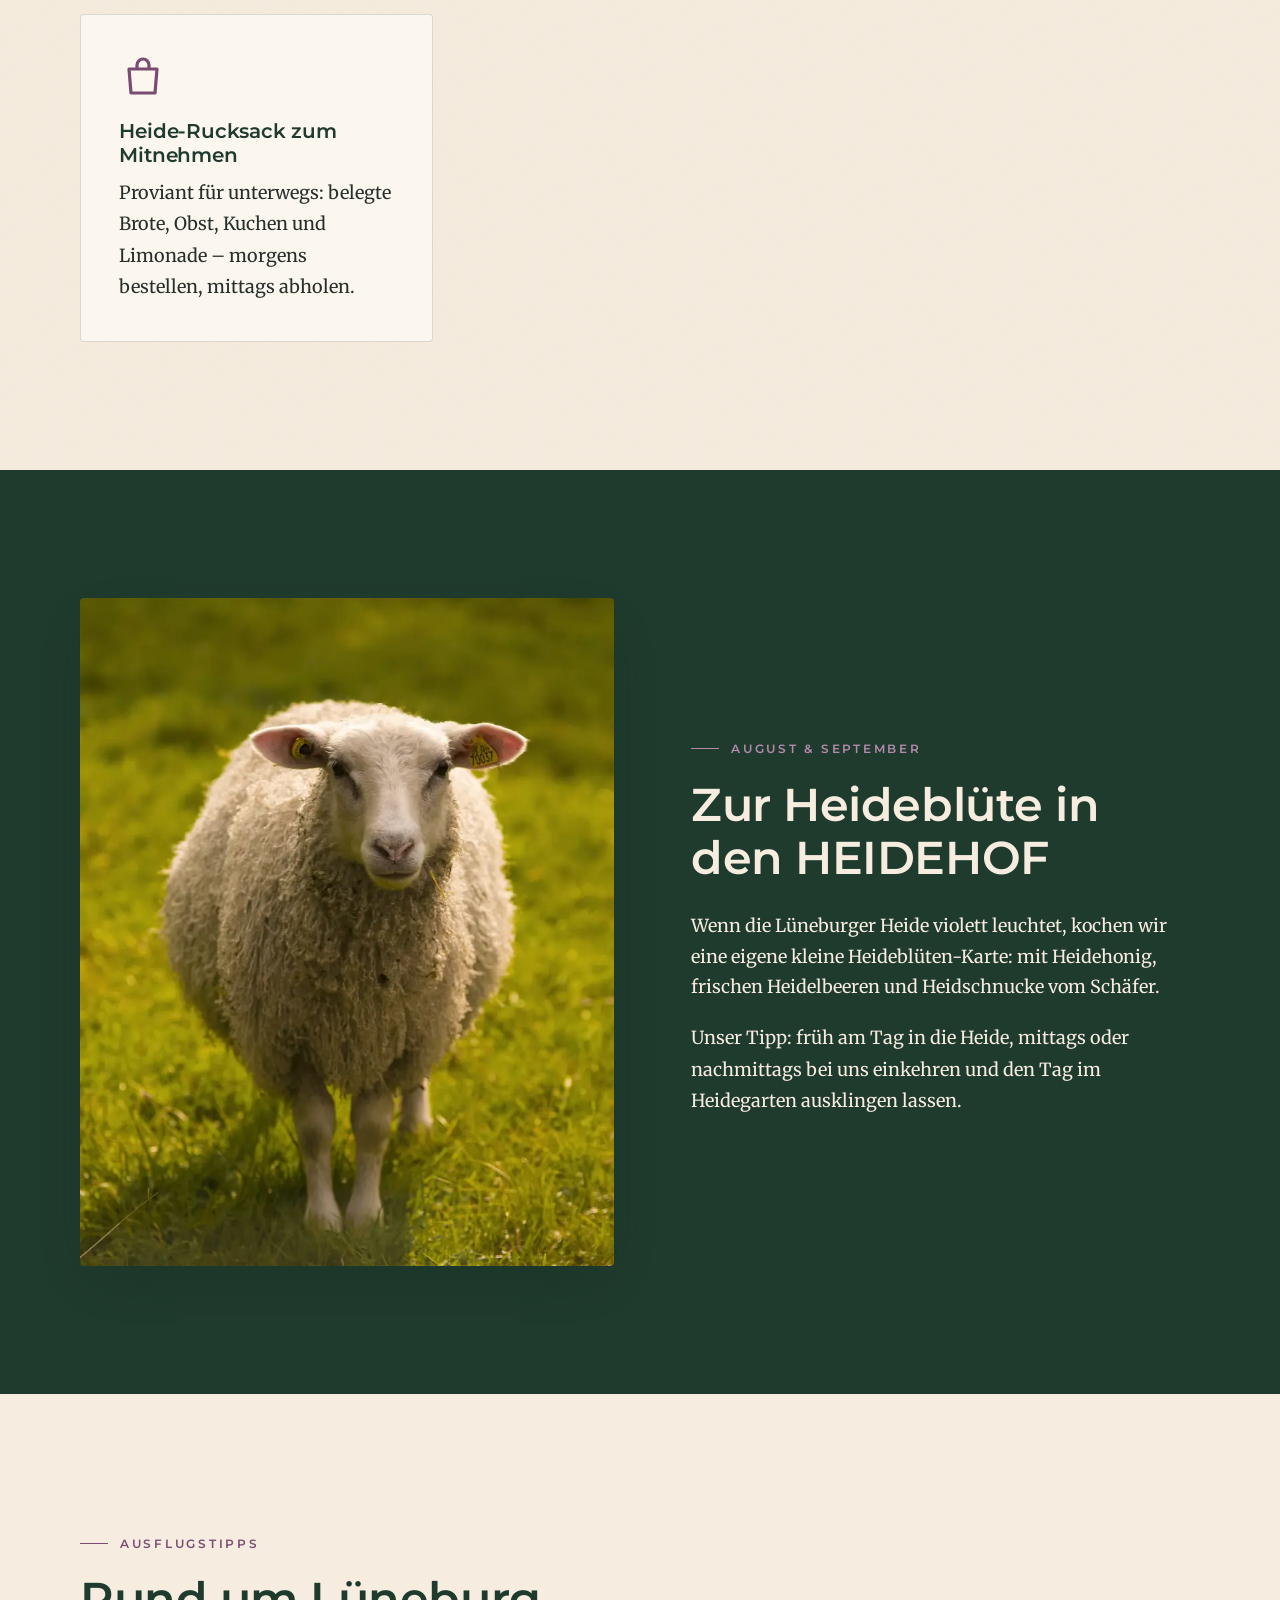
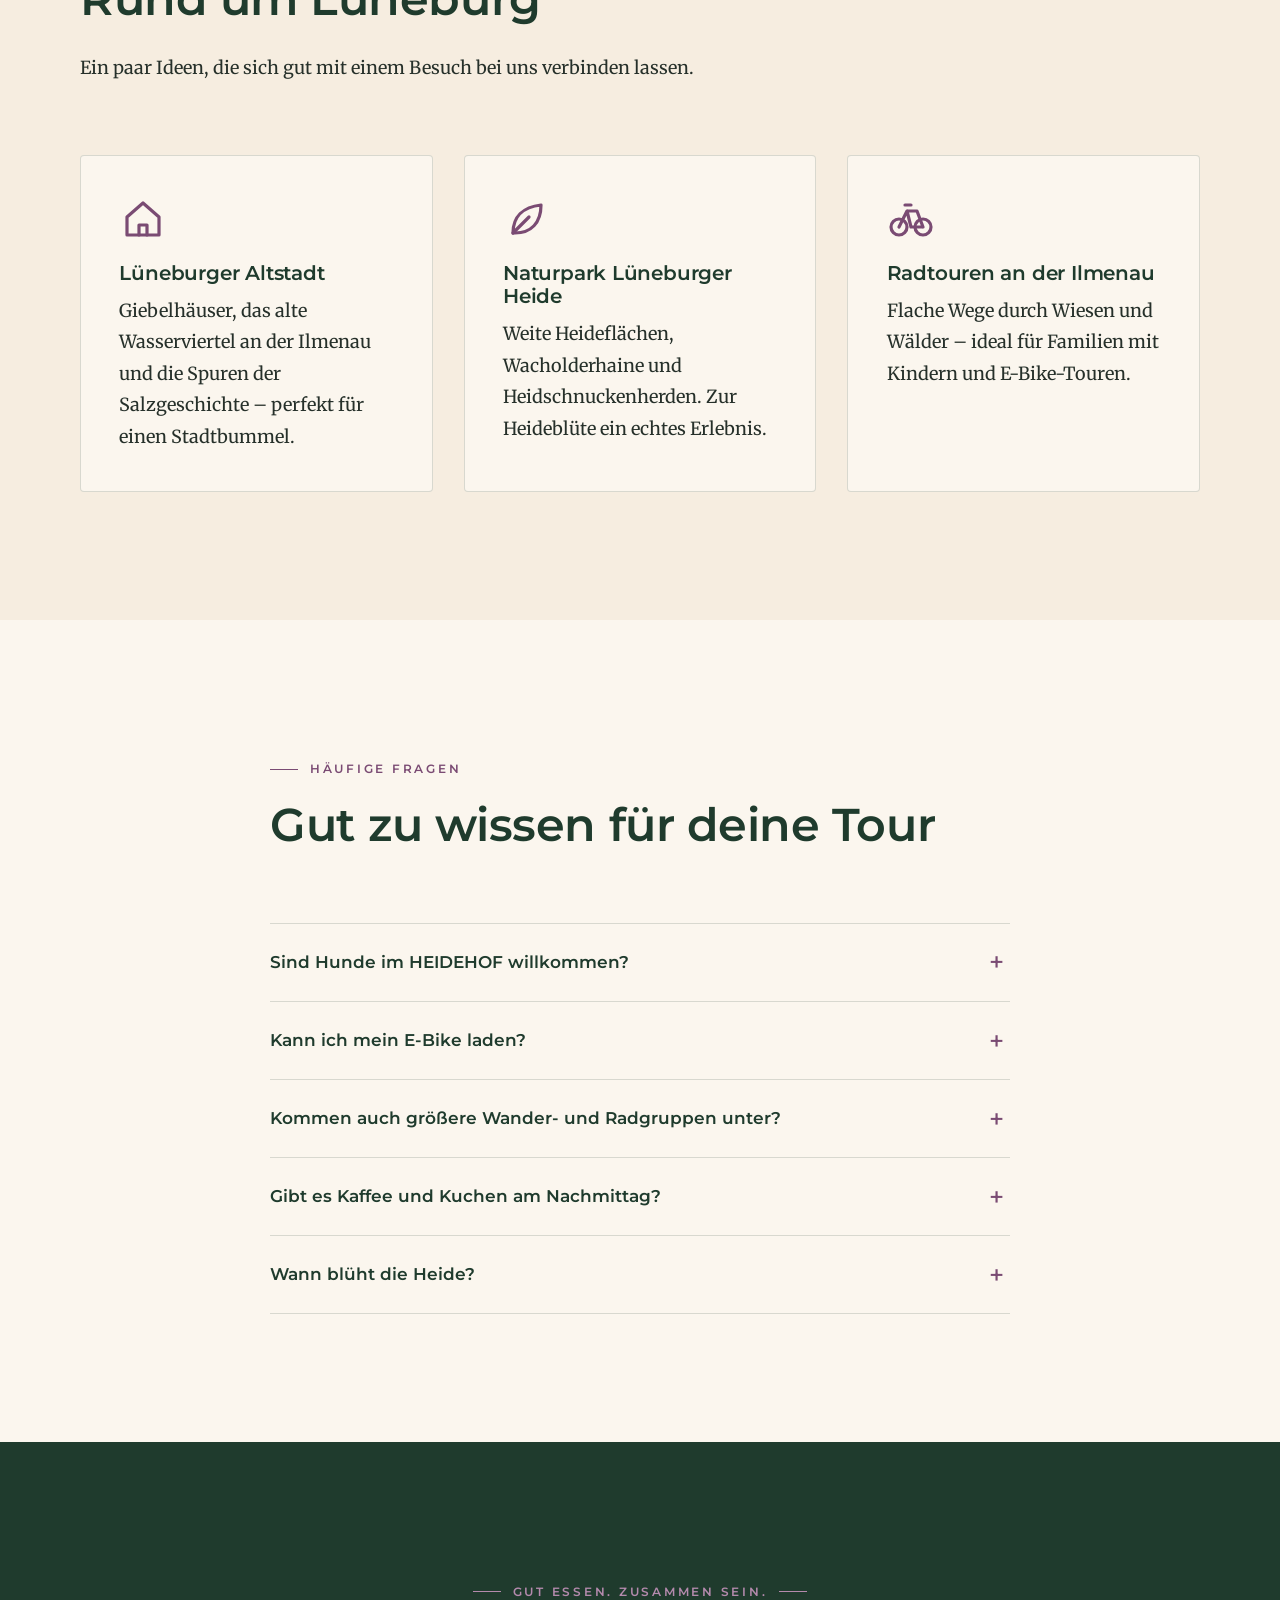
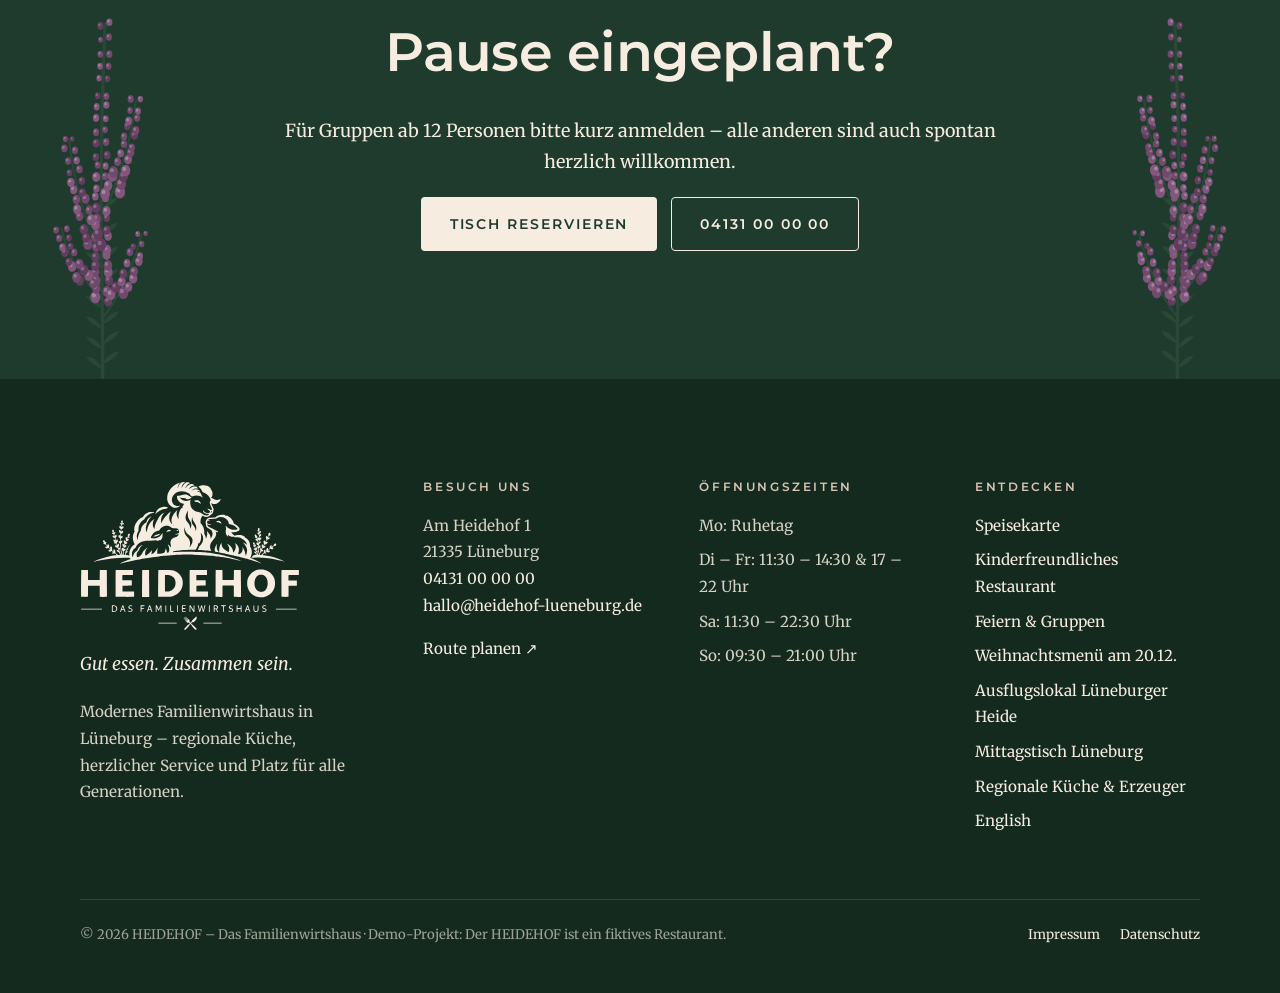
<file: ausflug/index.html>
<!doctype html>
<html lang="de">
<head>
<meta charset="utf-8">
<meta name="viewport" content="width=device-width, initial-scale=1">
<title>Ausflugslokal Lüneburger Heide – Einkehr für Radler | HEIDEHOF</title>
<meta name="description" content="Einkehren in Lüneburg am Tor zur Heide: E-Bike-Ladestation, Hunde willkommen, Kaffee & Buchweizentorte im Heidegarten. Ideal für Radtour & Heideblüte.">
<meta name="robots" content="index, follow, max-image-preview:large, max-snippet:-1">
<link rel="canonical" href="https://menoovo.github.io/website-demo/ausflug/">
<meta name="theme-color" content="#1F3B2D">
<meta name="geo.region" content="DE-NI">
<meta name="geo.placename" content="Lüneburg">
<meta name="geo.position" content="53.2272;10.4031">
<meta name="ICBM" content="53.2272, 10.4031">
<meta property="og:type" content="website">
<meta property="og:site_name" content="HEIDEHOF – Das Familienwirtshaus">
<meta property="og:locale" content="de_DE">
<meta property="og:title" content="Ausflugslokal Lüneburger Heide – Einkehr für Radler | HEIDEHOF">
<meta property="og:description" content="Einkehren in Lüneburg am Tor zur Heide: E-Bike-Ladestation, Hunde willkommen, Kaffee & Buchweizentorte im Heidegarten. Ideal für Radtour & Heideblüte.">
<meta property="og:url" content="https://menoovo.github.io/website-demo/ausflug/">
<meta property="og:image" content="https://menoovo.github.io/website-demo/assets/img/og-heidehof.jpg">
<meta property="og:image:width" content="1200">
<meta property="og:image:height" content="630">
<meta property="og:image:alt" content="HEIDEHOF – Das Familienwirtshaus in Lüneburg">
<meta name="twitter:card" content="summary_large_image">
<link rel="icon" href="../favicon.svg" type="image/svg+xml">
<link rel="icon" href="../favicon-32.png" sizes="32x32" type="image/png">
<link rel="apple-touch-icon" href="../apple-touch-icon.png">
<link rel="manifest" href="../site.webmanifest">
<link rel="preload" href="../assets/fonts/montserrat.woff2" as="font" type="font/woff2" crossorigin>
<link rel="preload" href="../assets/fonts/merriweather.woff2" as="font" type="font/woff2" crossorigin>
<link rel="preload" as="image" href="../assets/img/abendlicht-feld-1600.webp" imagesrcset="../assets/img/abendlicht-feld-800.webp 800w, ../assets/img/abendlicht-feld-1600.webp 1600w" imagesizes="100vw" fetchpriority="high">
<link rel="stylesheet" href="../assets/css/style.css">
<script>document.documentElement.classList.add("js")</script>
<script type="application/ld+json">{"@context":"https://schema.org","@type":"FAQPage","mainEntity":[{"@type":"Question","name":"Sind Hunde im HEIDEHOF willkommen?","acceptedAnswer":{"@type":"Answer","text":"Ja! Gut erzogene Hunde sind drinnen und im Heidegarten willkommen. Wassernapf und ein Hundekeks gehen aufs Haus."}},{"@type":"Question","name":"Kann ich mein E-Bike laden?","acceptedAnswer":{"@type":"Answer","text":"Ja, an unseren vier Ladepunkten am überdachten Fahrradstand. Das Laden ist für Gäste kostenlos. Ein Werkzeug-Set und eine Luftpumpe liegen ebenfalls bereit."}},{"@type":"Question","name":"Kommen auch größere Wander- und Radgruppen unter?","acceptedAnswer":{"@type":"Answer","text":"Sehr gern. Ab 12 Personen bitten wir um kurze Anmeldung, damit wir genug Platz und etwas Schnelles vorbereiten können – auch für Busgruppen."}},{"@type":"Question","name":"Gibt es Kaffee und Kuchen am Nachmittag?","acceptedAnswer":{"@type":"Answer","text":"Ja, täglich außer montags. Unsere Heide-Buchweizentorte mit Preiselbeeren ist der Klassiker – am Wochenende ist sie oft bis 16 Uhr ausverkauft."}},{"@type":"Question","name":"Wann blüht die Heide?","acceptedAnswer":{"@type":"Answer","text":"Die Heideblüte ist meist von Anfang August bis Mitte September. In dieser Zeit gibt es bei uns zusätzlich Heideblüten-Specials – und es wird voll, also lieber reservieren."}}]}</script>
<script type="application/ld+json">{"@context":"https://schema.org","@type":"BreadcrumbList","itemListElement":[{"@type":"ListItem","position":1,"name":"Start","item":"https://menoovo.github.io/website-demo/"},{"@type":"ListItem","position":2,"name":"Ausflug","item":"https://menoovo.github.io/website-demo/ausflug/"}]}</script>
</head>
<body class="hat-hero">
<a class="skip-link" href="#inhalt">Zum Inhalt springen</a>
<header class="site-header">
  <div class="wrap">
    <a class="marke" href="../" aria-label="HEIDEHOF – zur Startseite">
      <img class="marke-dunkel" src="../assets/logo/heidehof-zeichen-gruen.svg" alt="" width="58" height="25">
      <img class="marke-hell" src="../assets/logo/heidehof-zeichen-creme.svg" alt="" width="58" height="25">
      <span class="marke-text"><strong>HEIDEHOF</strong><small>Das Familienwirtshaus</small></span>
    </a>
    <button class="nav-toggle" type="button" aria-expanded="false" aria-controls="hauptnav">Menü <span aria-hidden="true"><i></i><i></i><i></i></span></button>
    <nav class="hauptnav" id="hauptnav" aria-label="Hauptnavigation">
      <ul><li><a href="../speisekarte/">Speisekarte</a></li><li><a href="../familien/">Familien</a></li><li><a href="../feiern/">Feiern</a></li><li><a href="../ausflug/" aria-current="page">Ausflug</a></li><li><a href="../mittagstisch/">Mittagstisch</a></li><li><a href="../regionale-kueche/">Unsere Küche</a></li><li data-bis="2026-12-21"><a href="../weihnachten/" class=nav-hervor>Weihnachten</a></li><li><a class="btn btn--gruen" href="../reservieren/">Reservieren</a></li></ul>
    </nav>
  </div>
</header>
<main id="inhalt">
<header class="seiten-hero">
  <div class="hero-bild"><img src="../assets/img/abendlicht-feld-1600.webp" srcset="../assets/img/abendlicht-feld-800.webp 800w, ../assets/img/abendlicht-feld-1600.webp 1600w" sizes="100vw" width="1600" height="900" alt="Weite Landschaft im goldenen Abendlicht" fetchpriority="high"></div>
  <div class="wrap">
    <nav class="brotkrumen" aria-label="Brotkrumen"><ol><li><a href="../">Start</a></li><li aria-current="page">Ausflug</li></ol></nav>
    <p class="kicker">Ausflugslokal am Tor zur Heide</p>
    <h1>Ausflugslokal in der Lüneburger Heide: Einkehr für Radler &amp; Wanderer</h1>
    <p class="lead">Ob Radtour, Heidewanderung oder Stadtbummel durch Lüneburg: Bei uns gibt es eine Pause mit regionaler Küche, Kaffee und Kuchen im Heidegarten – Hunde inklusive.</p>
    
  </div>
</header>
<section class="sektion papier">
  <div class="wrap">
    <div class="sektion-kopf" data-reveal><p class="kicker">Für Ausflügler</p><h2>Ankommen, durchatmen, satt werden.</h2><p class="lead">Der HEIDEHOF liegt am südlichen Stadtrand von Lüneburg – dort, wo die Stadt aufhört und die Heide anfängt.</p></div>
    <div class="karten">
      <article class="karte" data-reveal style="--verz:0.00s"><svg class="karte-icon" viewBox="0 0 24 24" fill="none" stroke="currentColor" stroke-width="1.6" stroke-linecap="round" stroke-linejoin="round" aria-hidden="true"><circle cx="6" cy="16" r="4"/><circle cx="18" cy="16" r="4"/><path d="m6 16 4-8h5l3 8M10 8 12 16h6M9 5h3"/></svg><h3>Rad-Service</h3><p>Überdachte Fahrradständer, vier E-Bike-Ladepunkte, Flickzeug und Luftpumpe. Trinkflaschen füllen wir kostenlos auf.</p></article>
      <article class="karte" data-reveal style="--verz:0.08s"><svg class="karte-icon" viewBox="0 0 24 24" fill="none" stroke="currentColor" stroke-width="1.6" stroke-linecap="round" stroke-linejoin="round" aria-hidden="true"><circle cx="7" cy="9" r="1.8"/><circle cx="11" cy="6" r="1.8"/><circle cx="15" cy="6" r="1.8"/><circle cx="18" cy="10" r="1.8"/><path d="M8 17c0-3 2-5 4.5-5S17 14 17 17c0 2-2 2.5-4.5 2.5S8 19 8 17z"/></svg><h3>Hunde willkommen</h3><p>Drinnen und draußen. Mit Wassernapf, Hundekeks und Verständnis für schlammige Pfoten.</p></article>
      <article class="karte" data-reveal style="--verz:0.16s"><svg class="karte-icon" viewBox="0 0 24 24" fill="none" stroke="currentColor" stroke-width="1.6" stroke-linecap="round" stroke-linejoin="round" aria-hidden="true"><path d="M4 20h16v-7H4zM4 15c2 1.5 4 1.5 5.3 0 1.4 1.5 4 1.5 5.4 0 1.3 1.5 3.3 1.5 5.3 0M12 13V8m0-4c1 1 1 2.5 0 4-1-1.5-1-3 0-4z"/></svg><h3>Kaffee &amp; Kuchen</h3><p>Heide-Buchweizentorte, Apfelkuchen vom Blech und Kaffee von einer Lüneburger Rösterei.</p></article>
      <article class="karte" data-reveal style="--verz:0.24s"><svg class="karte-icon" viewBox="0 0 24 24" fill="none" stroke="currentColor" stroke-width="1.6" stroke-linecap="round" stroke-linejoin="round" aria-hidden="true"><path d="M5 8h14l-1 12H6zM9 8V6a3 3 0 0 1 6 0v2"/></svg><h3>Heide-Rucksack zum Mitnehmen</h3><p>Proviant für unterwegs: belegte Brote, Obst, Kuchen und Limonade – morgens bestellen, mittags abholen.</p></article>
    </div>
  </div>
</section>
<section class="sektion sektion--gruen">
  <div class="wrap split">
    <div class="split-bild" data-reveal><img src="../assets/img/heidschnucke-1600.webp" srcset="../assets/img/heidschnucke-800.webp 800w, ../assets/img/heidschnucke-1600.webp 1600w" sizes="(max-width: 860px) 100vw, 50vw" width="1600" height="2400" alt="Schaf auf einer sonnigen Weide" loading="lazy" decoding="async"></div>
    <div data-reveal style="--verz:.15s">
      <p class="kicker">August &amp; September</p>
      <h2>Zur Heideblüte in den HEIDEHOF</h2>
      <p class="lead">Wenn die Lüneburger Heide violett leuchtet, kochen wir eine eigene kleine Heideblüten-Karte: mit Heidehonig, frischen Heidelbeeren und Heidschnucke vom Schäfer.</p>
      <p>Unser Tipp: früh am Tag in die Heide, mittags oder nachmittags bei uns einkehren und den Tag im Heidegarten ausklingen lassen.</p>
    </div>
  </div>
</section>
<section class="sektion">
  <div class="wrap">
    <div class="sektion-kopf" data-reveal><p class="kicker">Ausflugstipps</p><h2>Rund um Lüneburg</h2><p class="lead">Ein paar Ideen, die sich gut mit einem Besuch bei uns verbinden lassen.</p></div>
    <div class="karten">
      <article class="karte" data-reveal style="--verz:0.00s"><svg class="karte-icon" viewBox="0 0 24 24" fill="none" stroke="currentColor" stroke-width="1.6" stroke-linecap="round" stroke-linejoin="round" aria-hidden="true"><path d="M4 11 12 4l8 7v9H4z"/><path d="M10 20v-5h4v5"/></svg><h3>Lüneburger Altstadt</h3><p>Giebelhäuser, das alte Wasserviertel an der Ilmenau und die Spuren der Salzgeschichte – perfekt für einen Stadtbummel.</p></article>
      <article class="karte" data-reveal style="--verz:0.08s"><svg class="karte-icon" viewBox="0 0 24 24" fill="none" stroke="currentColor" stroke-width="1.6" stroke-linecap="round" stroke-linejoin="round" aria-hidden="true"><path d="M5 19c0-8 5-13 14-14 0 9-5 14-13 14z"/><path d="M5 19 13 11"/></svg><h3>Naturpark Lüneburger Heide</h3><p>Weite Heideflächen, Wacholderhaine und Heidschnuckenherden. Zur Heideblüte ein echtes Erlebnis.</p></article>
      <article class="karte" data-reveal style="--verz:0.16s"><svg class="karte-icon" viewBox="0 0 24 24" fill="none" stroke="currentColor" stroke-width="1.6" stroke-linecap="round" stroke-linejoin="round" aria-hidden="true"><circle cx="6" cy="16" r="4"/><circle cx="18" cy="16" r="4"/><path d="m6 16 4-8h5l3 8M10 8 12 16h6M9 5h3"/></svg><h3>Radtouren an der Ilmenau</h3><p>Flache Wege durch Wiesen und Wälder – ideal für Familien mit Kindern und E-Bike-Touren.</p></article>
    </div>
  </div>
</section>
<section class="sektion sektion--hell">
  <div class="wrap wrap--schmal">
    <div class="sektion-kopf" data-reveal><p class="kicker">Häufige Fragen</p><h2>Gut zu wissen für deine Tour</h2></div>
    <div class="faq" data-reveal><details><summary>Sind Hunde im HEIDEHOF willkommen?</summary><div><p>Ja! Gut erzogene Hunde sind drinnen und im Heidegarten willkommen. Wassernapf und ein Hundekeks gehen aufs Haus.</p></div></details><details><summary>Kann ich mein E-Bike laden?</summary><div><p>Ja, an unseren vier Ladepunkten am überdachten Fahrradstand. Das Laden ist für Gäste kostenlos. Ein Werkzeug-Set und eine Luftpumpe liegen ebenfalls bereit.</p></div></details><details><summary>Kommen auch größere Wander- und Radgruppen unter?</summary><div><p>Sehr gern. Ab 12 Personen bitten wir um kurze Anmeldung, damit wir genug Platz und etwas Schnelles vorbereiten können – auch für Busgruppen.</p></div></details><details><summary>Gibt es Kaffee und Kuchen am Nachmittag?</summary><div><p>Ja, täglich außer montags. Unsere Heide-Buchweizentorte mit Preiselbeeren ist der Klassiker – am Wochenende ist sie oft bis 16 Uhr ausverkauft.</p></div></details><details><summary>Wann blüht die Heide?</summary><div><p>Die Heideblüte ist meist von Anfang August bis Mitte September. In dieser Zeit gibt es bei uns zusätzlich Heideblüten-Specials – und es wird voll, also lieber reservieren.</p></div></details></div>
  </div>
</section>
<section class="sektion sektion--gruen cta">
  <img src="../assets/img/heidezweig.svg" alt="" class="zweig-l" width="80" height="305" aria-hidden="true"><img src="../assets/img/heidezweig.svg" alt="" class="zweig-r" width="80" height="305" aria-hidden="true">
  <div class="wrap wrap--schmal zentriert" data-reveal>
    <p class="kicker">Gut essen. Zusammen sein.</p>
    <h2>Pause eingeplant?</h2>
    <p class="lead">Für Gruppen ab 12 Personen bitte kurz anmelden – alle anderen sind auch spontan herzlich willkommen.</p>
    <div class="btn-reihe">
      <a class="btn btn--creme" href="../reservieren/">Tisch reservieren</a>
      <a class="btn btn--linie" href="tel:+494131000000">04131 00 00 00</a>
    </div>
  </div>
</section>
</main>
<footer class="site-footer">
  <div class="wrap">
    <div class="footer-raster">
      <div>
        <img class="footer-logo" src="../assets/logo/heidehof-logo-creme.svg" alt="HEIDEHOF – Das Familienwirtshaus" width="220" height="150" loading="lazy">
        <p class="footer-claim">Gut essen. Zusammen sein.</p>
        <p>Modernes Familienwirtshaus in Lüneburg – regionale Küche, herzlicher Service und Platz für alle Generationen.</p>
      </div>
      <div>
        <h2>Besuch uns</h2>
        <p>Am Heidehof 1<br>21335 Lüneburg<br><a href="tel:+494131000000">04131 00 00 00</a><br><a href="mailto:hallo@heidehof-lueneburg.de">hallo@heidehof-lueneburg.de</a></p>
        <p><a href="https://www.openstreetmap.org/?mlat=53.2272&mlon=10.4031#map=15/53.2272/10.4031" rel="noopener" target="_blank">Route planen ↗</a></p>
      </div>
      <div>
        <h2>Öffnungszeiten</h2>
        <ul>
          <li>Mo: Ruhetag</li>
          <li>Di – Fr: 11:30 – 14:30 &amp; 17 – 22 Uhr</li>
          <li>Sa: 11:30 – 22:30 Uhr</li>
          <li>So: 09:30 – 21:00 Uhr</li>
        </ul>
      </div>
      <div>
        <h2>Entdecken</h2>
        <ul>
          <li><a href="../speisekarte/">Speisekarte</a></li>
          <li><a href="../familien/">Kinderfreundliches Restaurant</a></li>
          <li><a href="../feiern/">Feiern &amp; Gruppen</a></li>
          <li data-bis="2026-12-21"><a href="../weihnachten/">Weihnachtsmenü am 20.12.</a></li>
          <li><a href="../ausflug/">Ausflugslokal Lüneburger Heide</a></li>
          <li><a href="../mittagstisch/">Mittagstisch Lüneburg</a></li>
          <li><a href="../regionale-kueche/">Regionale Küche &amp; Erzeuger</a></li>
          <li><a href="../en/" hreflang="en" lang="en">English</a></li>
        </ul>
      </div>
    </div>
    <div class="footer-unten">
      <p>© <span data-jahr>2026</span> HEIDEHOF – Das Familienwirtshaus · Demo-Projekt: Der HEIDEHOF ist ein fiktives Restaurant.</p>
      <ul><li><a href="../impressum/">Impressum</a></li><li><a href="../datenschutz/">Datenschutz</a></li></ul>
    </div>
  </div>
</footer>
<div class="mobil-cta"><a class="btn btn--creme" href="tel:+494131000000">Anrufen</a><a class="btn btn--gruen" href="../reservieren/">Reservieren</a></div>
<script src="../assets/js/main.js" defer></script>
</body>
</html>
</file>
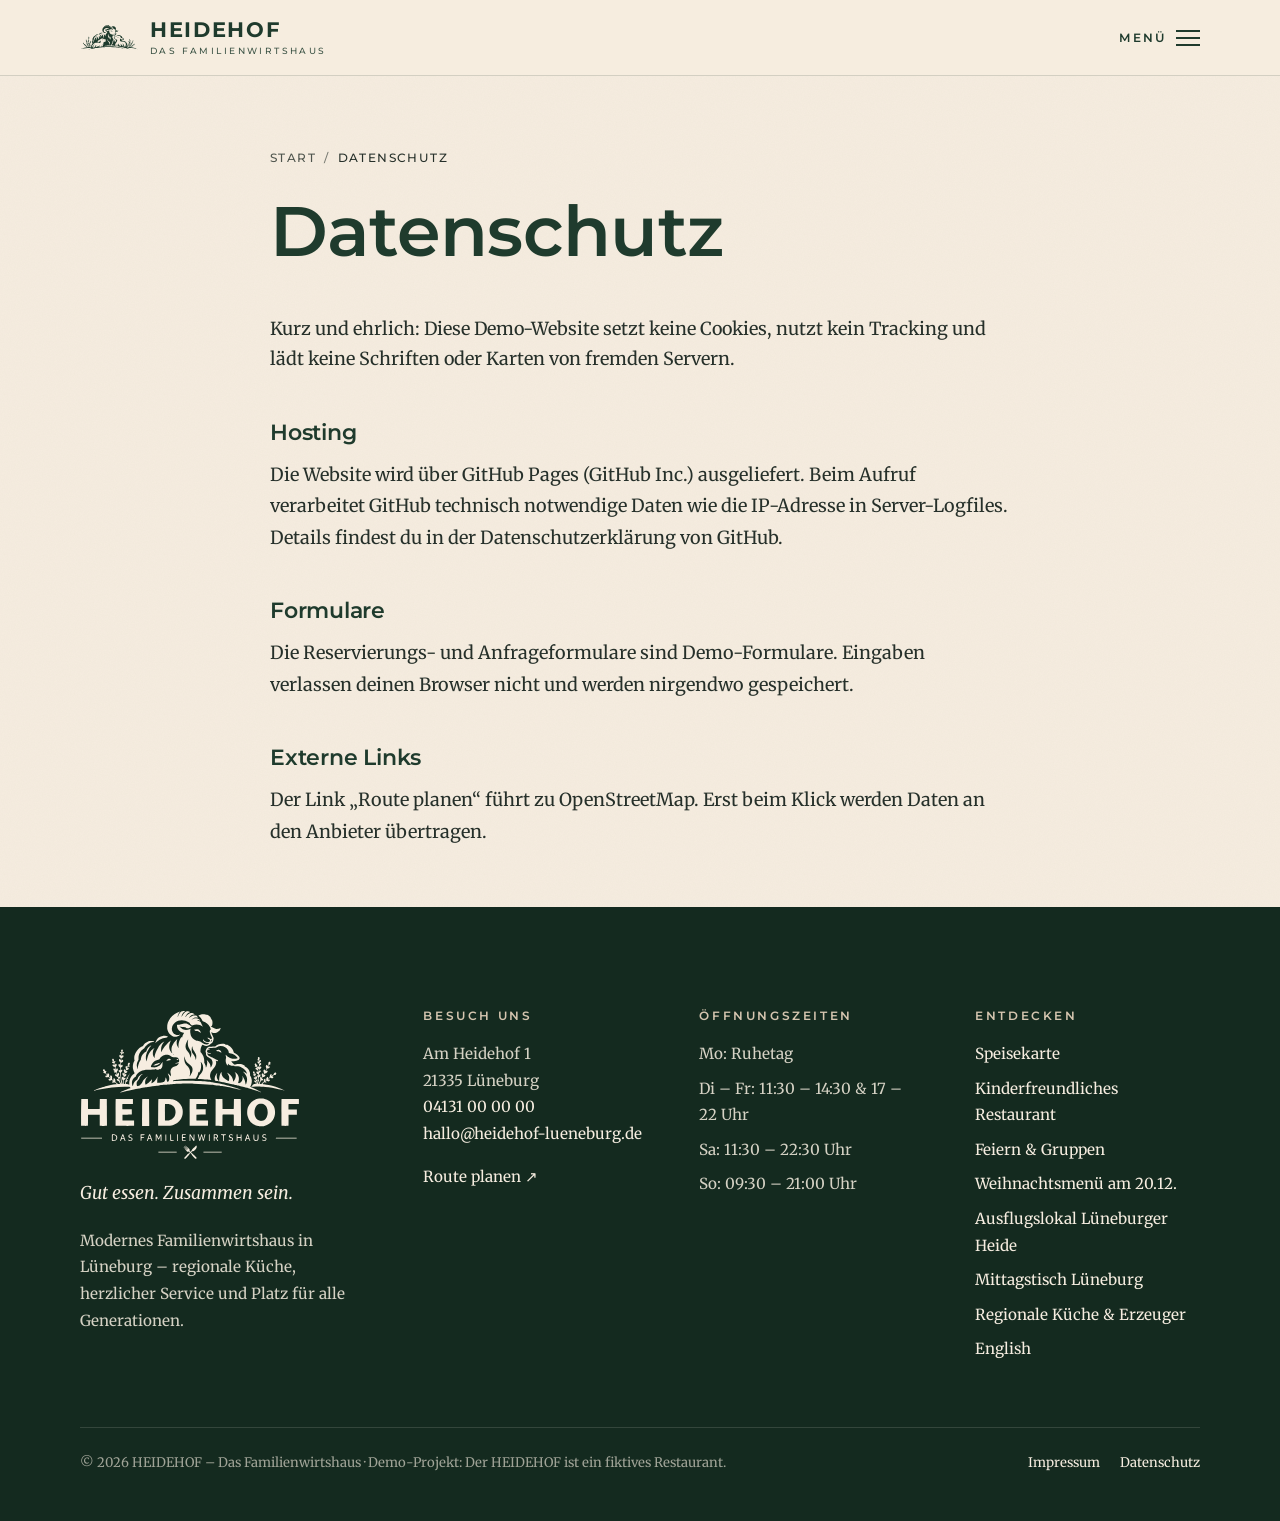
<file: datenschutz/index.html>
<!doctype html>
<html lang="de">
<head>
<meta charset="utf-8">
<meta name="viewport" content="width=device-width, initial-scale=1">
<title>Datenschutz | HEIDEHOF Lüneburg</title>
<meta name="description" content="Datenschutzhinweise der Demo-Website HEIDEHOF – Das Familienwirtshaus.">
<meta name="robots" content="noindex, follow">
<link rel="canonical" href="https://menoovo.github.io/website-demo/datenschutz/">
<meta name="theme-color" content="#1F3B2D">
<meta name="geo.region" content="DE-NI">
<meta name="geo.placename" content="Lüneburg">
<meta name="geo.position" content="53.2272;10.4031">
<meta name="ICBM" content="53.2272, 10.4031">
<meta property="og:type" content="website">
<meta property="og:site_name" content="HEIDEHOF – Das Familienwirtshaus">
<meta property="og:locale" content="de_DE">
<meta property="og:title" content="Datenschutz | HEIDEHOF Lüneburg">
<meta property="og:description" content="Datenschutzhinweise der Demo-Website HEIDEHOF – Das Familienwirtshaus.">
<meta property="og:url" content="https://menoovo.github.io/website-demo/datenschutz/">
<meta property="og:image" content="https://menoovo.github.io/website-demo/assets/img/og-heidehof.jpg">
<meta property="og:image:width" content="1200">
<meta property="og:image:height" content="630">
<meta property="og:image:alt" content="HEIDEHOF – Das Familienwirtshaus in Lüneburg">
<meta name="twitter:card" content="summary_large_image">
<link rel="icon" href="../favicon.svg" type="image/svg+xml">
<link rel="icon" href="../favicon-32.png" sizes="32x32" type="image/png">
<link rel="apple-touch-icon" href="../apple-touch-icon.png">
<link rel="manifest" href="../site.webmanifest">
<link rel="preload" href="../assets/fonts/montserrat.woff2" as="font" type="font/woff2" crossorigin>
<link rel="preload" href="../assets/fonts/merriweather.woff2" as="font" type="font/woff2" crossorigin>
<link rel="stylesheet" href="../assets/css/style.css">
<script>document.documentElement.classList.add("js")</script>
</head>
<body class="">
<a class="skip-link" href="#inhalt">Zum Inhalt springen</a>
<header class="site-header">
  <div class="wrap">
    <a class="marke" href="../" aria-label="HEIDEHOF – zur Startseite">
      <img class="marke-dunkel" src="../assets/logo/heidehof-zeichen-gruen.svg" alt="" width="58" height="25">
      <img class="marke-hell" src="../assets/logo/heidehof-zeichen-creme.svg" alt="" width="58" height="25">
      <span class="marke-text"><strong>HEIDEHOF</strong><small>Das Familienwirtshaus</small></span>
    </a>
    <button class="nav-toggle" type="button" aria-expanded="false" aria-controls="hauptnav">Menü <span aria-hidden="true"><i></i><i></i><i></i></span></button>
    <nav class="hauptnav" id="hauptnav" aria-label="Hauptnavigation">
      <ul><li><a href="../speisekarte/">Speisekarte</a></li><li><a href="../familien/">Familien</a></li><li><a href="../feiern/">Feiern</a></li><li><a href="../ausflug/">Ausflug</a></li><li><a href="../mittagstisch/">Mittagstisch</a></li><li><a href="../regionale-kueche/">Unsere Küche</a></li><li data-bis="2026-12-21"><a href="../weihnachten/" class=nav-hervor>Weihnachten</a></li><li><a class="btn btn--gruen" href="../reservieren/">Reservieren</a></li></ul>
    </nav>
  </div>
</header>
<main id="inhalt">
<div class="seiten-kopf papier"><div class="wrap wrap--schmal rechtstext">
<nav class="brotkrumen" aria-label="Brotkrumen"><ol><li><a href="../">Start</a></li><li aria-current="page">Datenschutz</li></ol></nav>
<h1>Datenschutz</h1>
<p class="lead">Kurz und ehrlich: Diese Demo-Website setzt keine Cookies, nutzt kein Tracking und lädt keine Schriften oder Karten von fremden Servern.</p>
<h2>Hosting</h2>
<p>Die Website wird über GitHub Pages (GitHub Inc.) ausgeliefert. Beim Aufruf verarbeitet GitHub technisch notwendige Daten wie die IP-Adresse in Server-Logfiles. Details findest du in der Datenschutzerklärung von GitHub.</p>
<h2>Formulare</h2>
<p>Die Reservierungs- und Anfrageformulare sind Demo-Formulare. Eingaben verlassen deinen Browser nicht und werden nirgendwo gespeichert.</p>
<h2>Externe Links</h2>
<p>Der Link „Route planen“ führt zu OpenStreetMap. Erst beim Klick werden Daten an den Anbieter übertragen.</p>
</div></div>
</main>
<footer class="site-footer">
  <div class="wrap">
    <div class="footer-raster">
      <div>
        <img class="footer-logo" src="../assets/logo/heidehof-logo-creme.svg" alt="HEIDEHOF – Das Familienwirtshaus" width="220" height="150" loading="lazy">
        <p class="footer-claim">Gut essen. Zusammen sein.</p>
        <p>Modernes Familienwirtshaus in Lüneburg – regionale Küche, herzlicher Service und Platz für alle Generationen.</p>
      </div>
      <div>
        <h2>Besuch uns</h2>
        <p>Am Heidehof 1<br>21335 Lüneburg<br><a href="tel:+494131000000">04131 00 00 00</a><br><a href="mailto:hallo@heidehof-lueneburg.de">hallo@heidehof-lueneburg.de</a></p>
        <p><a href="https://www.openstreetmap.org/?mlat=53.2272&mlon=10.4031#map=15/53.2272/10.4031" rel="noopener" target="_blank">Route planen ↗</a></p>
      </div>
      <div>
        <h2>Öffnungszeiten</h2>
        <ul>
          <li>Mo: Ruhetag</li>
          <li>Di – Fr: 11:30 – 14:30 &amp; 17 – 22 Uhr</li>
          <li>Sa: 11:30 – 22:30 Uhr</li>
          <li>So: 09:30 – 21:00 Uhr</li>
        </ul>
      </div>
      <div>
        <h2>Entdecken</h2>
        <ul>
          <li><a href="../speisekarte/">Speisekarte</a></li>
          <li><a href="../familien/">Kinderfreundliches Restaurant</a></li>
          <li><a href="../feiern/">Feiern &amp; Gruppen</a></li>
          <li data-bis="2026-12-21"><a href="../weihnachten/">Weihnachtsmenü am 20.12.</a></li>
          <li><a href="../ausflug/">Ausflugslokal Lüneburger Heide</a></li>
          <li><a href="../mittagstisch/">Mittagstisch Lüneburg</a></li>
          <li><a href="../regionale-kueche/">Regionale Küche &amp; Erzeuger</a></li>
          <li><a href="../en/" hreflang="en" lang="en">English</a></li>
        </ul>
      </div>
    </div>
    <div class="footer-unten">
      <p>© <span data-jahr>2026</span> HEIDEHOF – Das Familienwirtshaus · Demo-Projekt: Der HEIDEHOF ist ein fiktives Restaurant.</p>
      <ul><li><a href="../impressum/">Impressum</a></li><li><a href="../datenschutz/">Datenschutz</a></li></ul>
    </div>
  </div>
</footer>
<div class="mobil-cta"><a class="btn btn--creme" href="tel:+494131000000">Anrufen</a><a class="btn btn--gruen" href="../reservieren/">Reservieren</a></div>
<script src="../assets/js/main.js" defer></script>
</body>
</html>
</file>
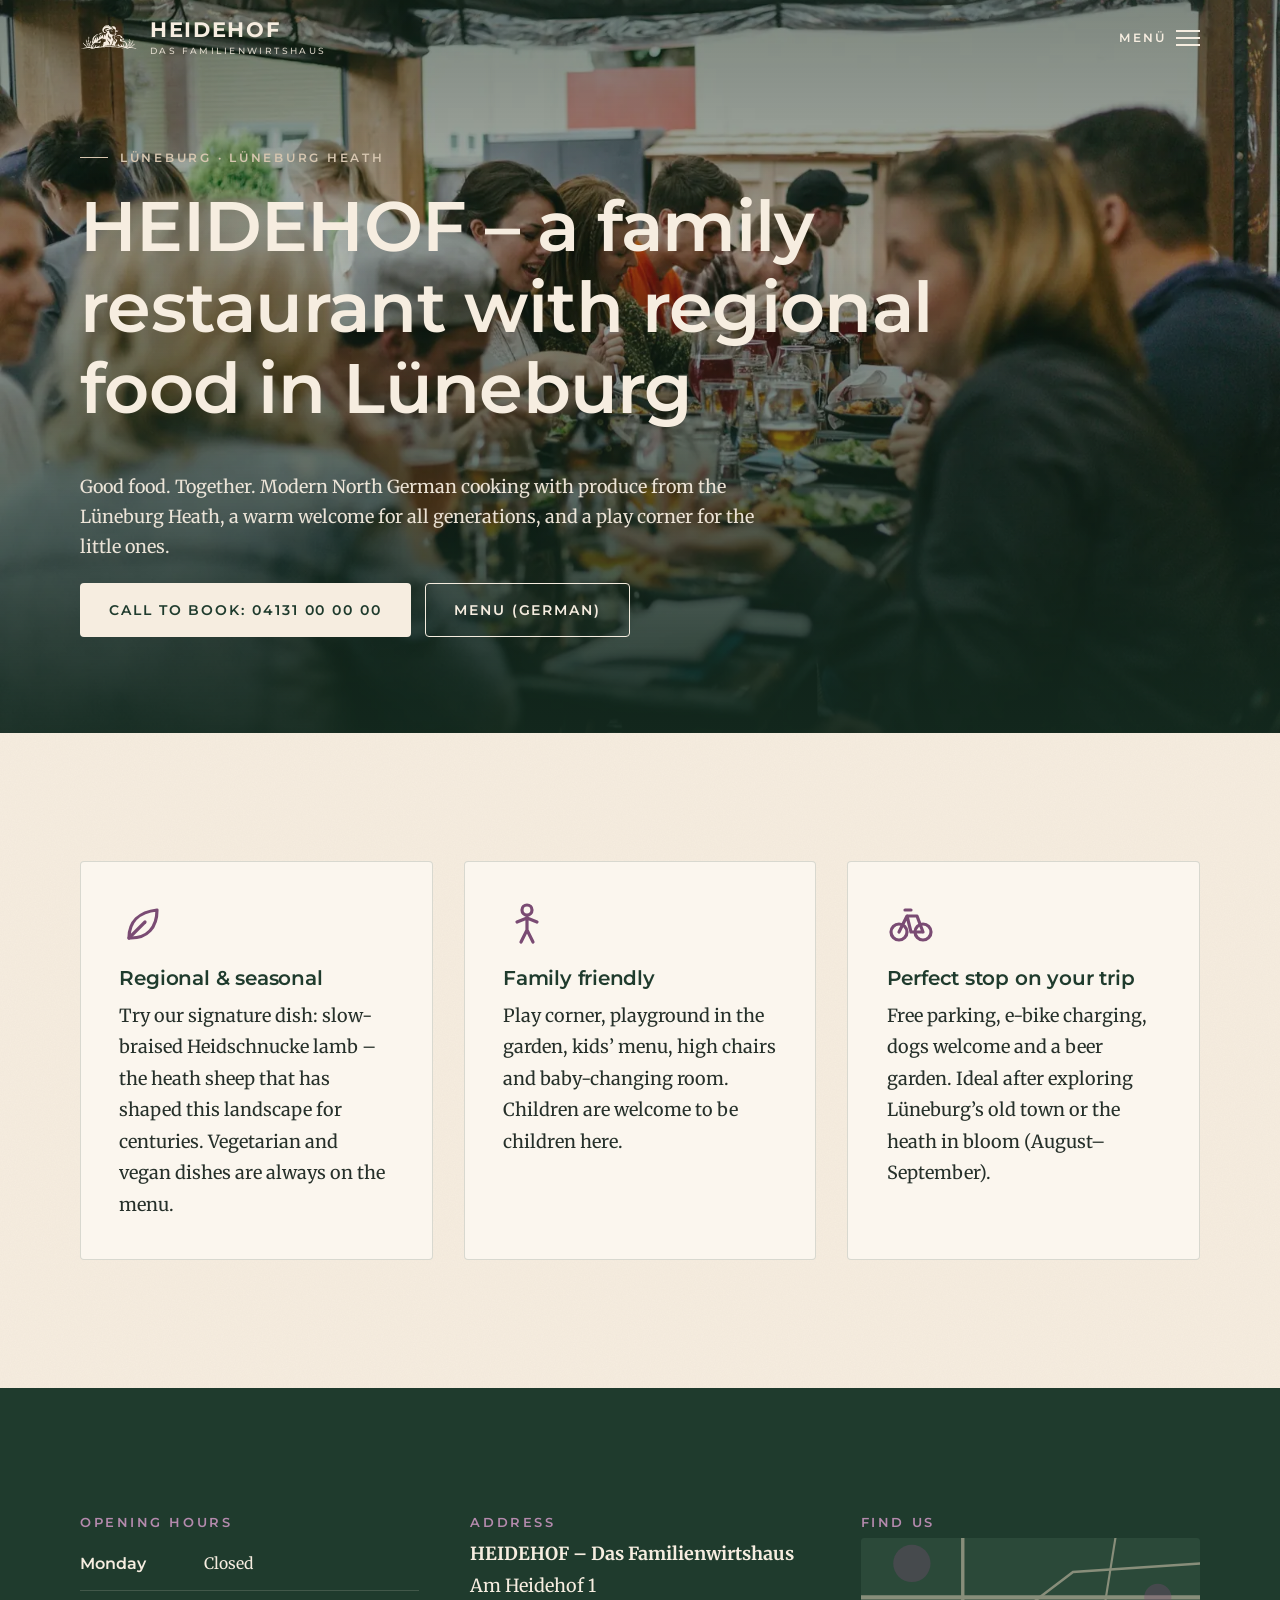
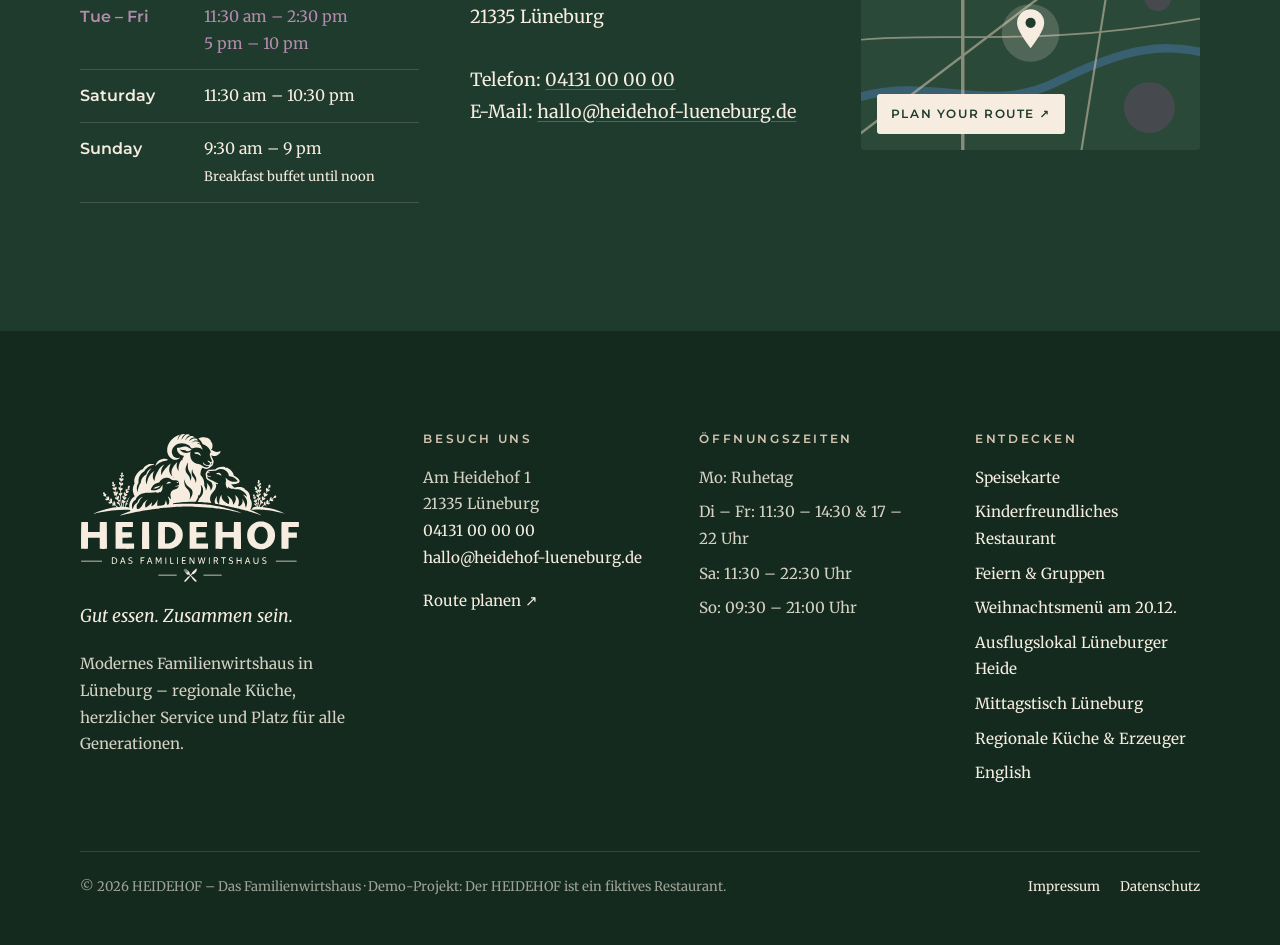
<file: en/index.html>
<!doctype html>
<html lang="en">
<head>
<meta charset="utf-8">
<meta name="viewport" content="width=device-width, initial-scale=1">
<title>HEIDEHOF Lüneburg – Family Restaurant & Regional Food</title>
<meta name="description" content="Family-friendly restaurant in Lüneburg, Germany: regional North German food from the Lüneburg Heath, kids’ play area, beer garden, dogs welcome. Call to book a table.">
<meta name="robots" content="index, follow, max-image-preview:large, max-snippet:-1">
<link rel="canonical" href="https://menoovo.github.io/website-demo/en/">
<link rel="alternate" hreflang="de" href="https://menoovo.github.io/website-demo/">
<link rel="alternate" hreflang="en" href="https://menoovo.github.io/website-demo/en/">
<link rel="alternate" hreflang="x-default" href="https://menoovo.github.io/website-demo/">
<meta name="theme-color" content="#1F3B2D">
<meta name="geo.region" content="DE-NI">
<meta name="geo.placename" content="Lüneburg">
<meta name="geo.position" content="53.2272;10.4031">
<meta name="ICBM" content="53.2272, 10.4031">
<meta property="og:type" content="website">
<meta property="og:site_name" content="HEIDEHOF – Das Familienwirtshaus">
<meta property="og:locale" content="en_GB">
<meta property="og:title" content="HEIDEHOF Lüneburg – Family Restaurant & Regional Food">
<meta property="og:description" content="Family-friendly restaurant in Lüneburg, Germany: regional North German food from the Lüneburg Heath, kids’ play area, beer garden, dogs welcome. Call to book a table.">
<meta property="og:url" content="https://menoovo.github.io/website-demo/en/">
<meta property="og:image" content="https://menoovo.github.io/website-demo/assets/img/og-heidehof.jpg">
<meta property="og:image:width" content="1200">
<meta property="og:image:height" content="630">
<meta property="og:image:alt" content="HEIDEHOF – Das Familienwirtshaus in Lüneburg">
<meta name="twitter:card" content="summary_large_image">
<link rel="icon" href="../favicon.svg" type="image/svg+xml">
<link rel="icon" href="../favicon-32.png" sizes="32x32" type="image/png">
<link rel="apple-touch-icon" href="../apple-touch-icon.png">
<link rel="manifest" href="../site.webmanifest">
<link rel="preload" href="../assets/fonts/montserrat.woff2" as="font" type="font/woff2" crossorigin>
<link rel="preload" href="../assets/fonts/merriweather.woff2" as="font" type="font/woff2" crossorigin>
<link rel="preload" as="image" href="../assets/img/gemeinsam-am-tisch-1600.webp" imagesrcset="../assets/img/gemeinsam-am-tisch-800.webp 800w, ../assets/img/gemeinsam-am-tisch-1600.webp 1600w" imagesizes="100vw" fetchpriority="high">
<link rel="stylesheet" href="../assets/css/style.css">
<script>document.documentElement.classList.add("js")</script>
<script type="application/ld+json">{"@context":"https://schema.org","@type":"Restaurant","@id":"https://menoovo.github.io/website-demo/#restaurant","name":"HEIDEHOF – Das Familienwirtshaus","alternateName":["HEIDEHOF Lüneburg","Heidehof Familienwirtshaus"],"slogan":"Gut essen. Zusammen sein.","description":"Modernes Familienwirtshaus in Lüneburg mit regionaler, norddeutscher Küche aus der Lüneburger Heide, Spielecke für Kinder, Heidegarten und Räumen für Familienfeiern.","url":"https://menoovo.github.io/website-demo/","logo":"https://menoovo.github.io/website-demo/assets/logo/heidehof-logo.png","image":["https://menoovo.github.io/website-demo/assets/img/gemeinsam-am-tisch-1600.webp","https://menoovo.github.io/website-demo/assets/img/schmorbraten-1600.webp","https://menoovo.github.io/website-demo/assets/img/og-heidehof.jpg"],"telephone":"+494131000000","email":"hallo@heidehof-lueneburg.de","address":{"@type":"PostalAddress","streetAddress":"Am Heidehof 1","postalCode":"21335","addressLocality":"Lüneburg","addressRegion":"Niedersachsen","addressCountry":"DE"},"geo":{"@type":"GeoCoordinates","latitude":53.2272,"longitude":10.4031},"hasMap":"https://www.openstreetmap.org/?mlat=53.2272&mlon=10.4031#map=15/53.2272/10.4031","areaServed":["Lüneburg","Landkreis Lüneburg","Lüneburger Heide"],"servesCuisine":["Regionale Küche","Norddeutsche Küche","Deutsche Küche","Vegetarisch","Vegan"],"priceRange":"€€","currenciesAccepted":"EUR","paymentAccepted":"Bargeld, EC-Karte, Kreditkarte","acceptsReservations":true,"hasMenu":"https://menoovo.github.io/website-demo/speisekarte/","openingHoursSpecification":[{"@type":"OpeningHoursSpecification","dayOfWeek":["Tuesday","Wednesday","Thursday","Friday"],"opens":"11:30","closes":"14:30"},{"@type":"OpeningHoursSpecification","dayOfWeek":["Tuesday","Wednesday","Thursday","Friday"],"opens":"17:00","closes":"22:00"},{"@type":"OpeningHoursSpecification","dayOfWeek":"Saturday","opens":"11:30","closes":"22:30"},{"@type":"OpeningHoursSpecification","dayOfWeek":"Sunday","opens":"09:30","closes":"21:00"}],"amenityFeature":[{"@type":"LocationFeatureSpecification","name":"Spielecke für Kinder","value":true},{"@type":"LocationFeatureSpecification","name":"Spielplatz im Garten","value":true},{"@type":"LocationFeatureSpecification","name":"Hochstühle","value":true},{"@type":"LocationFeatureSpecification","name":"Wickelraum","value":true},{"@type":"LocationFeatureSpecification","name":"Kinderkarte","value":true},{"@type":"LocationFeatureSpecification","name":"Terrasse / Biergarten","value":true},{"@type":"LocationFeatureSpecification","name":"Barrierefreier Zugang","value":true},{"@type":"LocationFeatureSpecification","name":"Hunde willkommen","value":true},{"@type":"LocationFeatureSpecification","name":"Kostenlose Parkplätze","value":true},{"@type":"LocationFeatureSpecification","name":"Fahrradstellplätze","value":true},{"@type":"LocationFeatureSpecification","name":"E-Bike-Ladestation","value":true},{"@type":"LocationFeatureSpecification","name":"Räume für Feiern","value":true},{"@type":"LocationFeatureSpecification","name":"Vegetarische und vegane Gerichte","value":true}],"knowsLanguage":["de","en"]}</script>
</head>
<body class="hat-hero">
<a class="skip-link" href="#inhalt">Zum Inhalt springen</a>
<header class="site-header">
  <div class="wrap">
    <a class="marke" href="../" aria-label="HEIDEHOF – zur Startseite">
      <img class="marke-dunkel" src="../assets/logo/heidehof-zeichen-gruen.svg" alt="" width="58" height="25">
      <img class="marke-hell" src="../assets/logo/heidehof-zeichen-creme.svg" alt="" width="58" height="25">
      <span class="marke-text"><strong>HEIDEHOF</strong><small>Das Familienwirtshaus</small></span>
    </a>
    <button class="nav-toggle" type="button" aria-expanded="false" aria-controls="hauptnav">Menü <span aria-hidden="true"><i></i><i></i><i></i></span></button>
    <nav class="hauptnav" id="hauptnav" aria-label="Hauptnavigation">
      <ul><li><a href="../speisekarte/">Speisekarte</a></li><li><a href="../familien/">Familien</a></li><li><a href="../feiern/">Feiern</a></li><li><a href="../ausflug/">Ausflug</a></li><li><a href="../mittagstisch/">Mittagstisch</a></li><li><a href="../regionale-kueche/">Unsere Küche</a></li><li data-bis="2026-12-21"><a href="../weihnachten/" class=nav-hervor>Weihnachten</a></li><li><a class="btn btn--gruen" href="../reservieren/">Reservieren</a></li></ul>
    </nav>
  </div>
</header>
<main id="inhalt">
<header class="seiten-hero">
  <div class="hero-bild"><img src="../assets/img/gemeinsam-am-tisch-1600.webp" srcset="../assets/img/gemeinsam-am-tisch-800.webp 800w, ../assets/img/gemeinsam-am-tisch-1600.webp 1600w" sizes="100vw" width="1600" height="1066" alt="Friends and family sharing a meal at a long table" fetchpriority="high"></div>
  <div class="wrap">
    <p class="kicker">Lüneburg · Lüneburg Heath</p>
    <h1>HEIDEHOF – a family restaurant with regional food in Lüneburg</h1>
    <p class="lead">Good food. Together. Modern North German cooking with produce from the Lüneburg Heath, a warm welcome for all generations, and a play corner for the little ones.</p>
    <div class="btn-reihe"><a class="btn btn--creme" href="tel:+494131000000">Call to book: 04131 00 00 00</a><a class="btn btn--linie" href="../speisekarte/" hreflang="de">Menu (German)</a></div>
  </div>
</header>
<section class="sektion papier">
  <div class="wrap">
    <div class="karten">
      <article class="karte" data-reveal style="--verz:0.00s"><svg class="karte-icon" viewBox="0 0 24 24" fill="none" stroke="currentColor" stroke-width="1.6" stroke-linecap="round" stroke-linejoin="round" aria-hidden="true"><path d="M5 19c0-8 5-13 14-14 0 9-5 14-13 14z"/><path d="M5 19 13 11"/></svg><h3>Regional &amp; seasonal</h3><p>Try our signature dish: slow-braised Heidschnucke lamb – the heath sheep that has shaped this landscape for centuries. Vegetarian and vegan dishes are always on the menu.</p></article>
      <article class="karte" data-reveal style="--verz:0.08s"><svg class="karte-icon" viewBox="0 0 24 24" fill="none" stroke="currentColor" stroke-width="1.6" stroke-linecap="round" stroke-linejoin="round" aria-hidden="true"><circle cx="12" cy="5" r="2.5"/><path d="M12 8v7m0 0-3 6m3-6 3 6M7 11l5-2 5 2"/></svg><h3>Family friendly</h3><p>Play corner, playground in the garden, kids’ menu, high chairs and baby-changing room. Children are welcome to be children here.</p></article>
      <article class="karte" data-reveal style="--verz:0.16s"><svg class="karte-icon" viewBox="0 0 24 24" fill="none" stroke="currentColor" stroke-width="1.6" stroke-linecap="round" stroke-linejoin="round" aria-hidden="true"><circle cx="6" cy="16" r="4"/><circle cx="18" cy="16" r="4"/><path d="m6 16 4-8h5l3 8M10 8 12 16h6M9 5h3"/></svg><h3>Perfect stop on your trip</h3><p>Free parking, e-bike charging, dogs welcome and a beer garden. Ideal after exploring Lüneburg’s old town or the heath in bloom (August–September).</p></article>
    </div>
  </div>
</section>
<section class="sektion sektion--gruen">
  <div class="wrap info-raster">
    <div><h3>Opening hours</h3><table class="zeiten"><tr data-tage="1"><th scope="row">Monday</th><td>Closed</td></tr><tr data-tage="2,3,4,5"><th scope="row">Tue – Fri</th><td>11:30 am – 2:30 pm<br>5 pm – 10 pm</td></tr><tr data-tage="6"><th scope="row">Saturday</th><td>11:30 am – 10:30 pm</td></tr><tr data-tage="0"><th scope="row">Sunday</th><td>9:30 am – 9 pm<br><small>Breakfast buffet until noon</small></td></tr></table></div>
    <div><h3>Address</h3><address><strong>HEIDEHOF – Das Familienwirtshaus</strong><br>Am Heidehof 1<br>21335 Lüneburg<br><br>Telefon: <a href="tel:+494131000000">04131 00 00 00</a><br>E-Mail: <a href="mailto:hallo@heidehof-lueneburg.de">hallo@heidehof-lueneburg.de</a></address></div>
    <div><h3>Find us</h3><a class="karte-link" href="https://www.openstreetmap.org/?mlat=53.2272&mlon=10.4031#map=15/53.2272/10.4031" target="_blank" rel="noopener"><svg viewBox="0 0 400 250" preserveAspectRatio="xMidYMid slice" aria-hidden="true">
<rect width="400" height="250" fill="#2c4a3a"/>
<path d="M-10 190 C 80 160, 150 210, 230 170 S 360 120, 420 140" stroke="#3f6b8a" stroke-width="10" fill="none" opacity=".7"/>
<g stroke="#d6c6b0" stroke-linecap="round" fill="none" opacity=".55"><path d="M0 70 H400" stroke-width="5"/><path d="M120 0 V250" stroke-width="4"/><path d="M0 230 L250 40 L400 30" stroke-width="3"/><path d="M260 250 L300 0" stroke-width="2.5"/><path d="M0 120 C 100 110, 200 130, 400 95" stroke-width="2"/></g>
<g fill="#7A4B73" opacity=".35"><circle cx="60" cy="30" r="22"/><circle cx="340" cy="200" r="30"/><circle cx="350" cy="70" r="16"/></g>
<g transform="translate(200 112)"><circle r="34" fill="#F6EDE0" opacity=".18"/><path d="M0 18 C -12 2, -16 -6, -16 -12 a16 16 0 0 1 32 0 c0 6 -4 14 -16 30z" fill="#F6EDE0"/><circle cy="-12" r="6" fill="#1F3B2D"/></g>
</svg><span>Plan your route ↗</span></a></div>
  </div>
</section>
</main>
<footer class="site-footer">
  <div class="wrap">
    <div class="footer-raster">
      <div>
        <img class="footer-logo" src="../assets/logo/heidehof-logo-creme.svg" alt="HEIDEHOF – Das Familienwirtshaus" width="220" height="150" loading="lazy">
        <p class="footer-claim">Gut essen. Zusammen sein.</p>
        <p>Modernes Familienwirtshaus in Lüneburg – regionale Küche, herzlicher Service und Platz für alle Generationen.</p>
      </div>
      <div>
        <h2>Besuch uns</h2>
        <p>Am Heidehof 1<br>21335 Lüneburg<br><a href="tel:+494131000000">04131 00 00 00</a><br><a href="mailto:hallo@heidehof-lueneburg.de">hallo@heidehof-lueneburg.de</a></p>
        <p><a href="https://www.openstreetmap.org/?mlat=53.2272&mlon=10.4031#map=15/53.2272/10.4031" rel="noopener" target="_blank">Route planen ↗</a></p>
      </div>
      <div>
        <h2>Öffnungszeiten</h2>
        <ul>
          <li>Mo: Ruhetag</li>
          <li>Di – Fr: 11:30 – 14:30 &amp; 17 – 22 Uhr</li>
          <li>Sa: 11:30 – 22:30 Uhr</li>
          <li>So: 09:30 – 21:00 Uhr</li>
        </ul>
      </div>
      <div>
        <h2>Entdecken</h2>
        <ul>
          <li><a href="../speisekarte/">Speisekarte</a></li>
          <li><a href="../familien/">Kinderfreundliches Restaurant</a></li>
          <li><a href="../feiern/">Feiern &amp; Gruppen</a></li>
          <li data-bis="2026-12-21"><a href="../weihnachten/">Weihnachtsmenü am 20.12.</a></li>
          <li><a href="../ausflug/">Ausflugslokal Lüneburger Heide</a></li>
          <li><a href="../mittagstisch/">Mittagstisch Lüneburg</a></li>
          <li><a href="../regionale-kueche/">Regionale Küche &amp; Erzeuger</a></li>
          <li><a href="../en/" hreflang="en" lang="en">English</a></li>
        </ul>
      </div>
    </div>
    <div class="footer-unten">
      <p>© <span data-jahr>2026</span> HEIDEHOF – Das Familienwirtshaus · Demo-Projekt: Der HEIDEHOF ist ein fiktives Restaurant.</p>
      <ul><li><a href="../impressum/">Impressum</a></li><li><a href="../datenschutz/">Datenschutz</a></li></ul>
    </div>
  </div>
</footer>
<div class="mobil-cta"><a class="btn btn--creme" href="tel:+494131000000">Anrufen</a><a class="btn btn--gruen" href="../reservieren/">Reservieren</a></div>
<script src="../assets/js/main.js" defer></script>
</body>
</html>
</file>
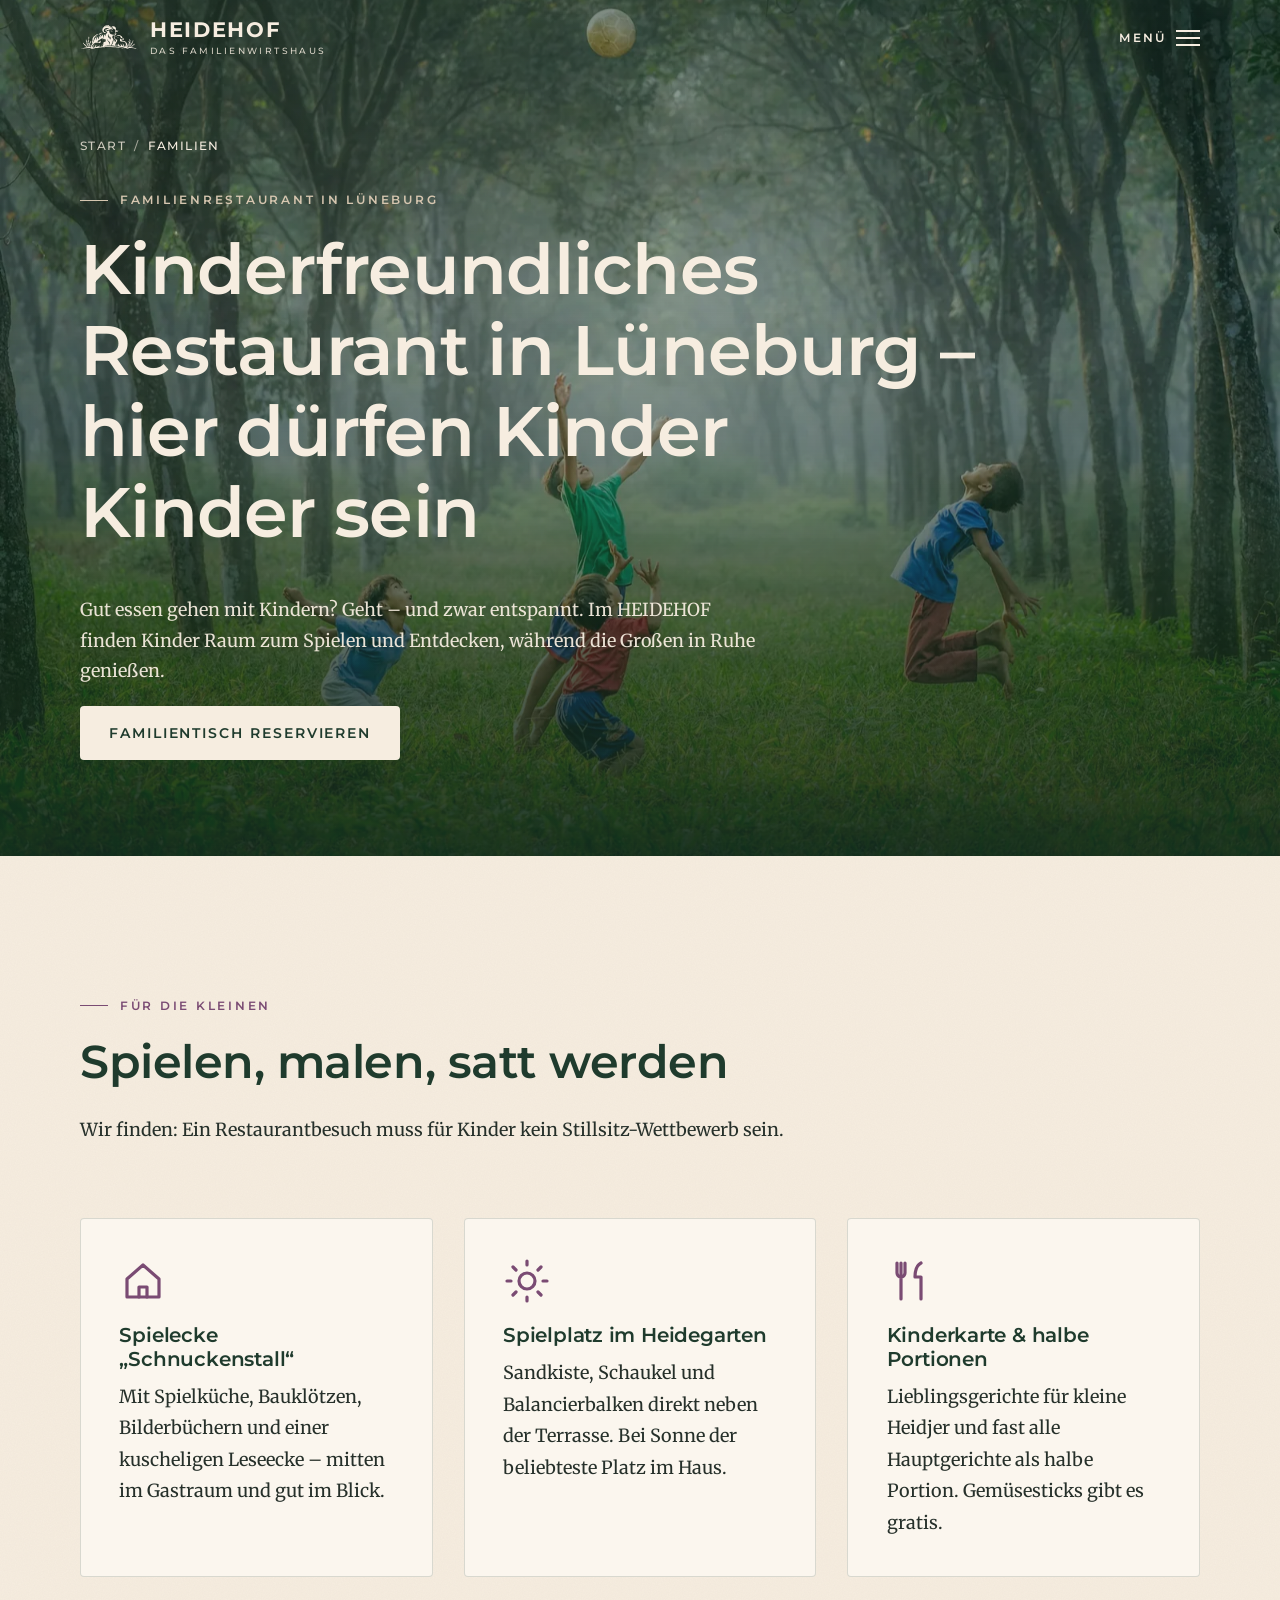
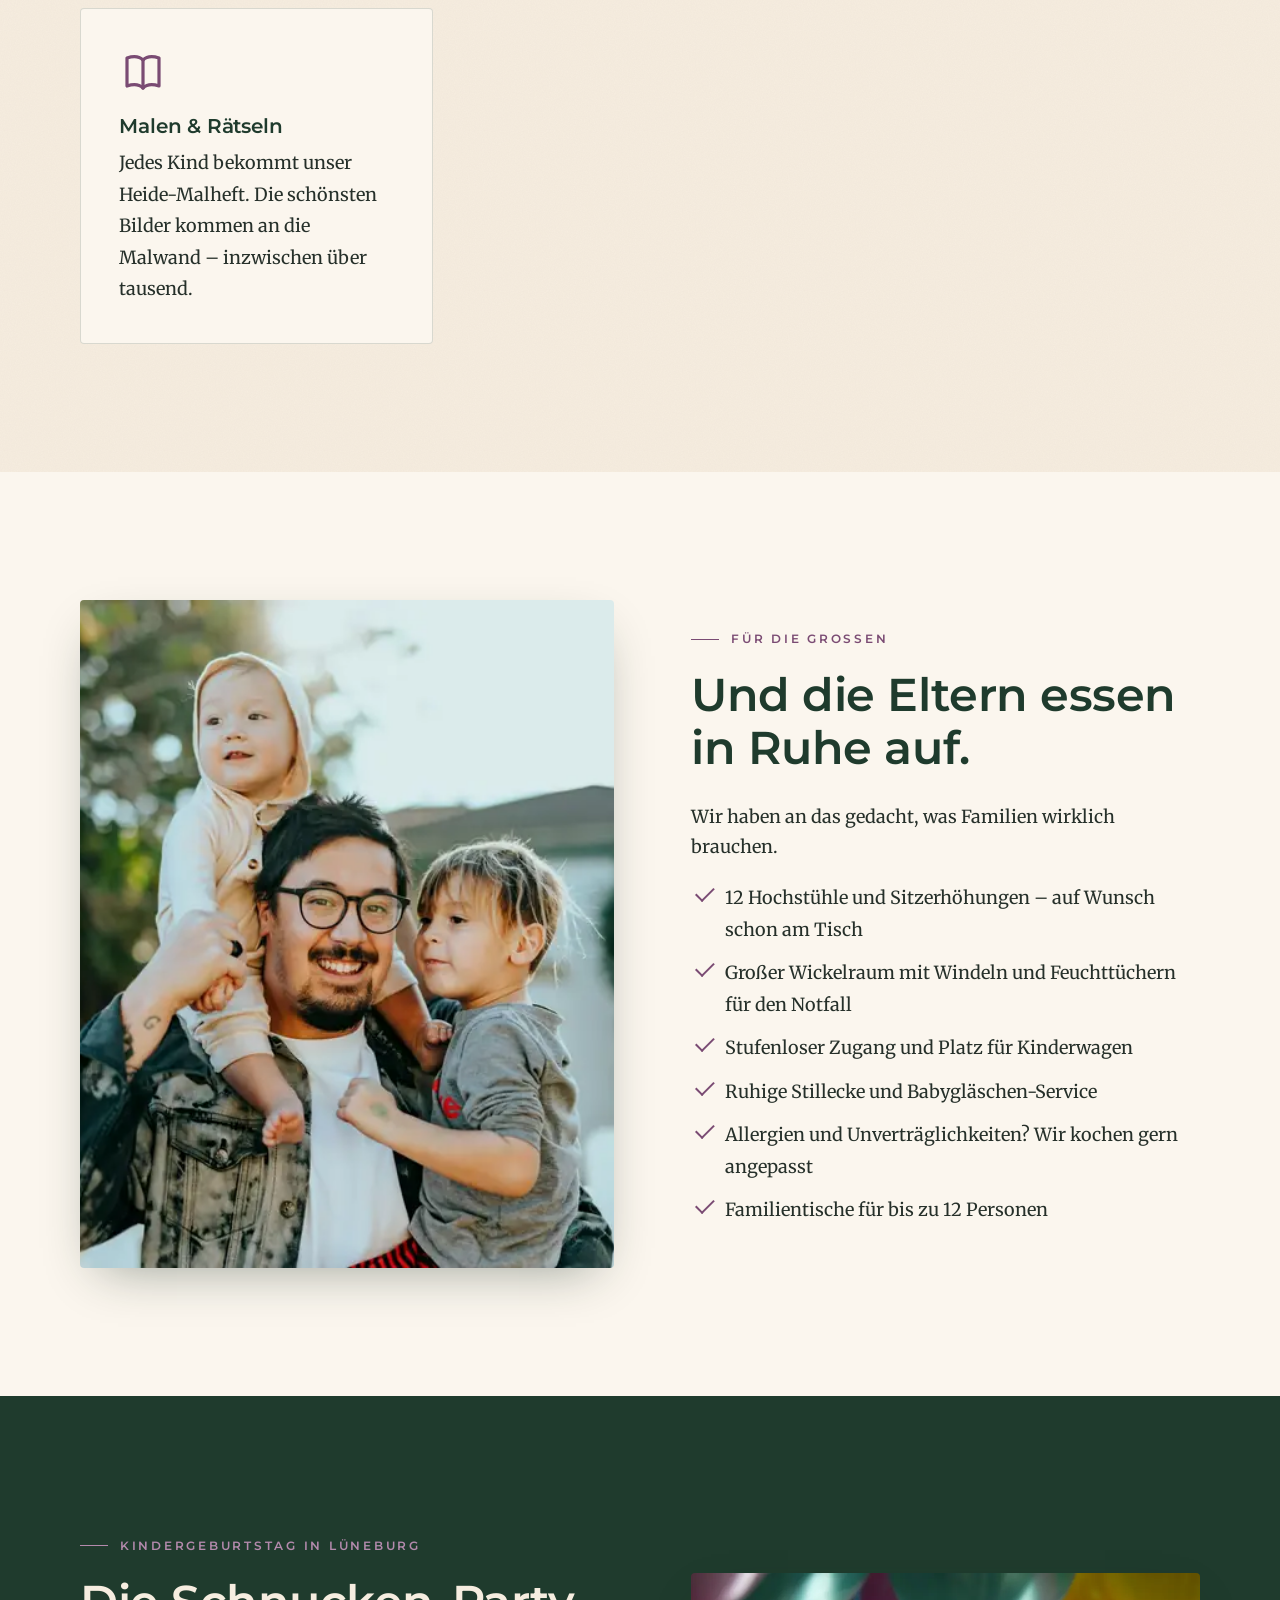
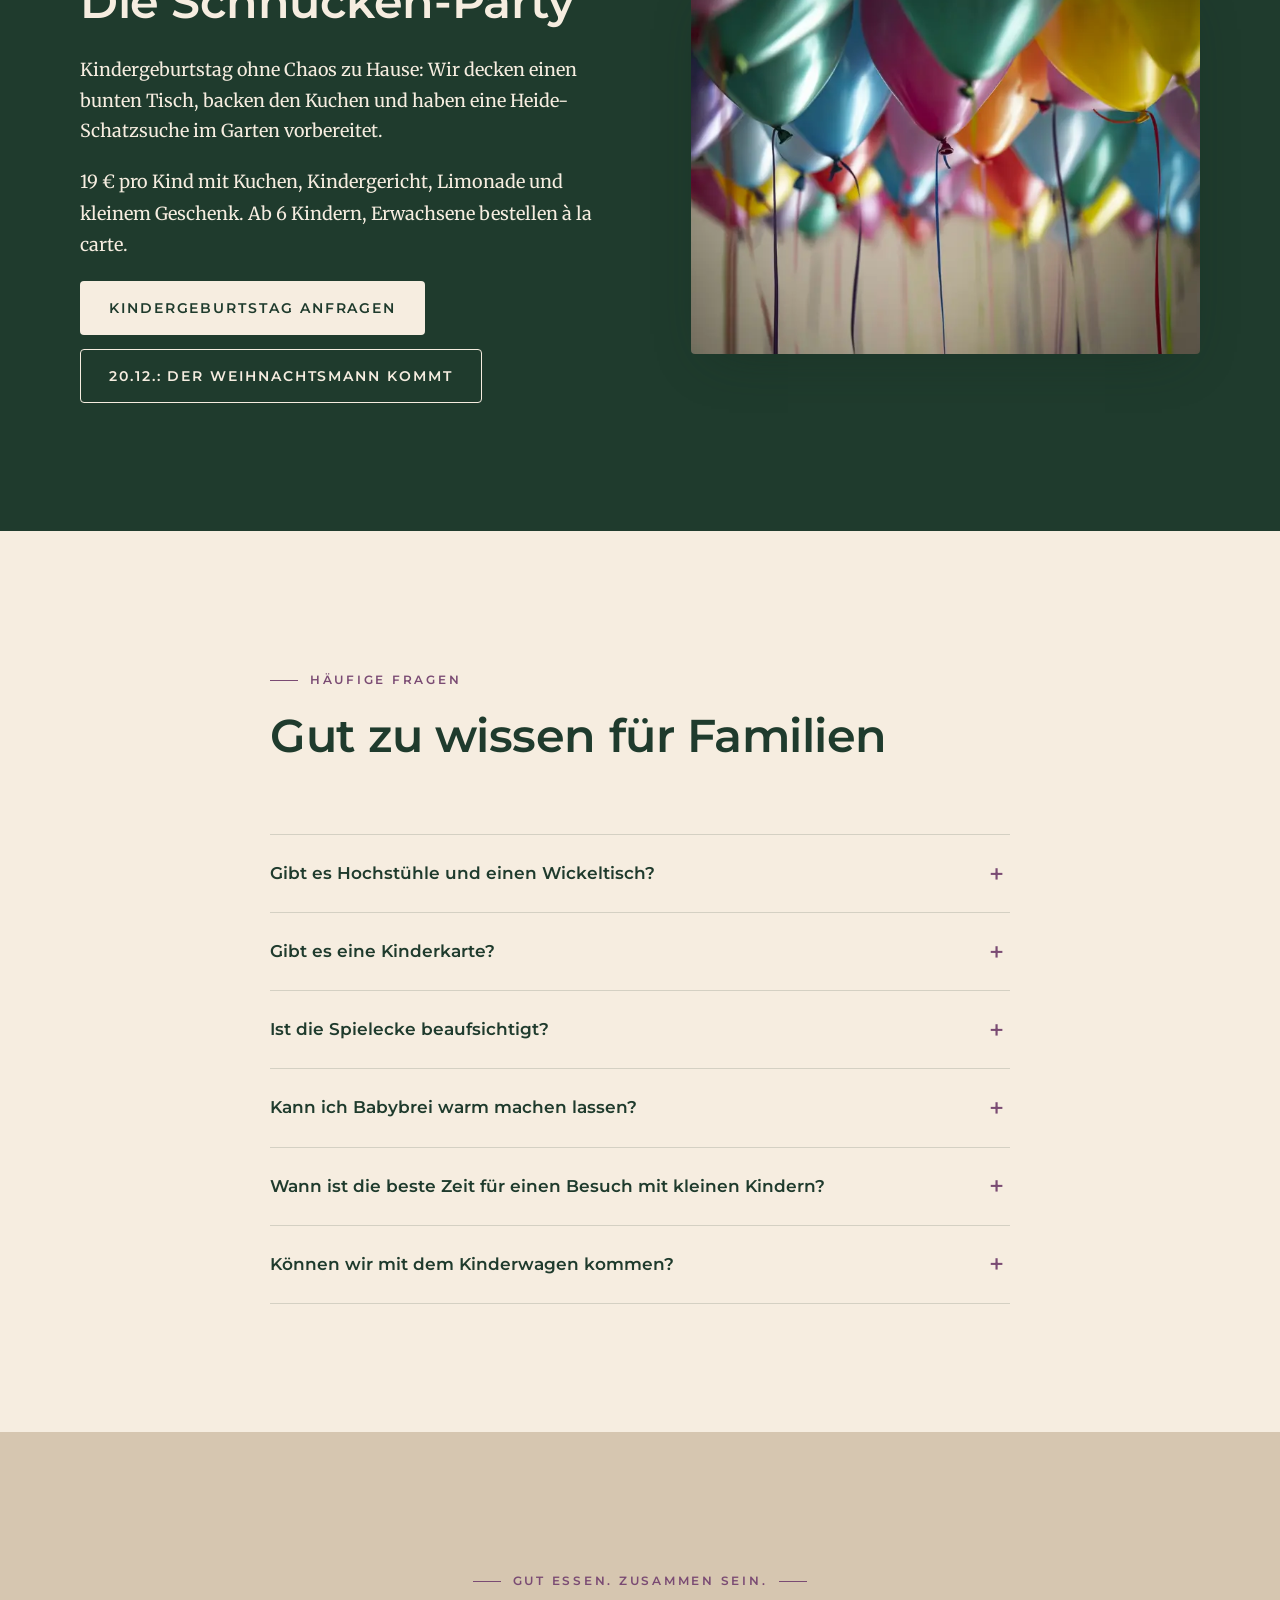
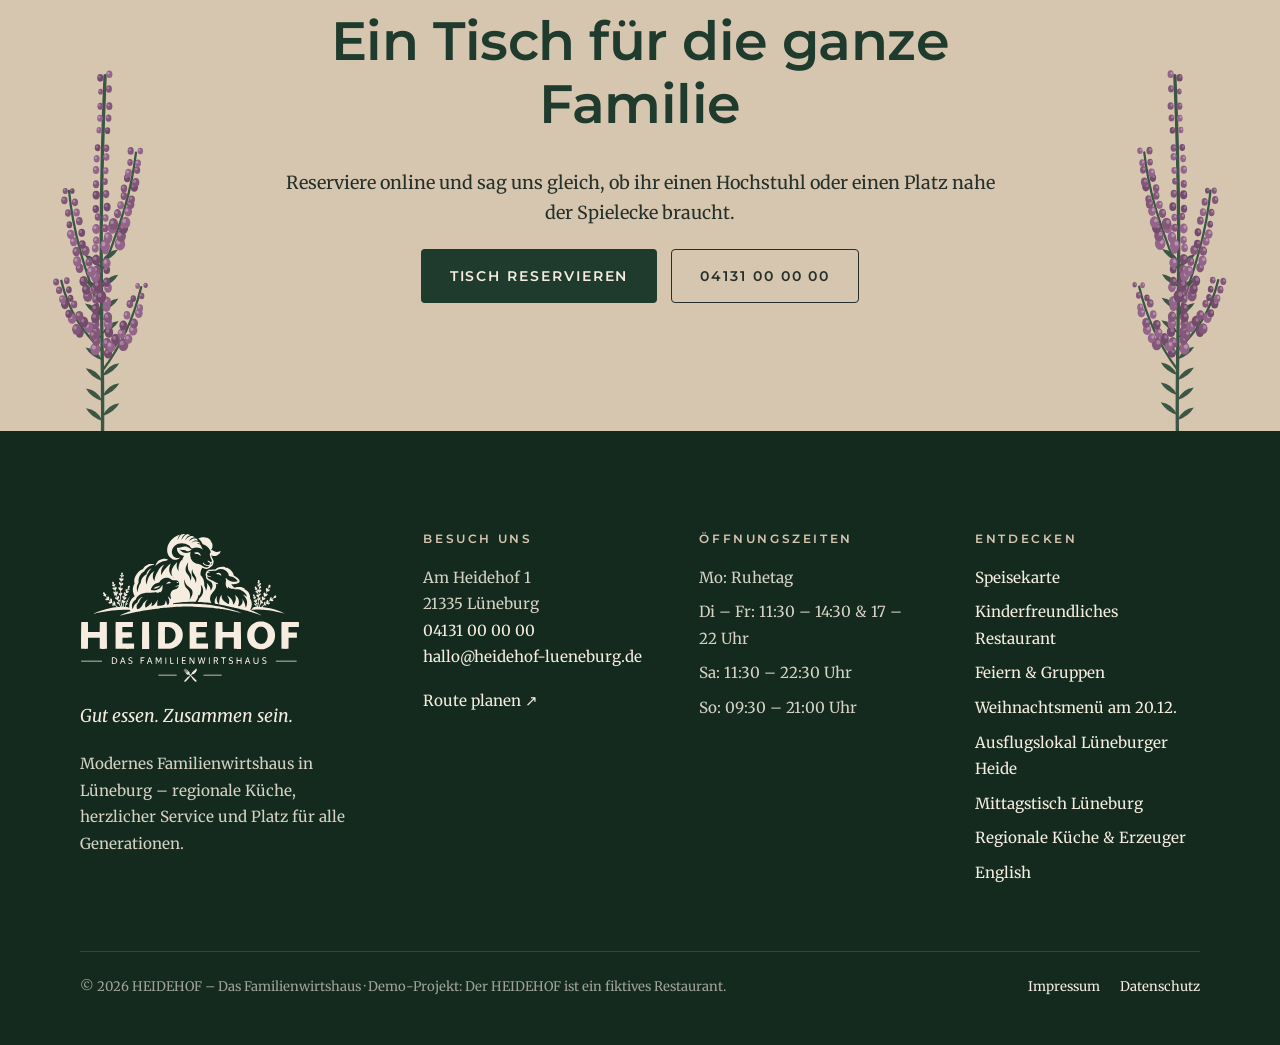
<file: familien/index.html>
<!doctype html>
<html lang="de">
<head>
<meta charset="utf-8">
<meta name="viewport" content="width=device-width, initial-scale=1">
<title>Kinderfreundliches Restaurant Lüneburg | HEIDEHOF</title>
<meta name="description" content="Essen gehen mit Kindern in Lüneburg: Spielecke, Spielplatz, Kinderkarte, Hochstühle & Wickelraum. Der HEIDEHOF ist das Familienrestaurant für alle Generationen.">
<meta name="robots" content="index, follow, max-image-preview:large, max-snippet:-1">
<link rel="canonical" href="https://menoovo.github.io/website-demo/familien/">
<meta name="theme-color" content="#1F3B2D">
<meta name="geo.region" content="DE-NI">
<meta name="geo.placename" content="Lüneburg">
<meta name="geo.position" content="53.2272;10.4031">
<meta name="ICBM" content="53.2272, 10.4031">
<meta property="og:type" content="website">
<meta property="og:site_name" content="HEIDEHOF – Das Familienwirtshaus">
<meta property="og:locale" content="de_DE">
<meta property="og:title" content="Kinderfreundliches Restaurant Lüneburg | HEIDEHOF">
<meta property="og:description" content="Essen gehen mit Kindern in Lüneburg: Spielecke, Spielplatz, Kinderkarte, Hochstühle & Wickelraum. Der HEIDEHOF ist das Familienrestaurant für alle Generationen.">
<meta property="og:url" content="https://menoovo.github.io/website-demo/familien/">
<meta property="og:image" content="https://menoovo.github.io/website-demo/assets/img/og-heidehof.jpg">
<meta property="og:image:width" content="1200">
<meta property="og:image:height" content="630">
<meta property="og:image:alt" content="HEIDEHOF – Das Familienwirtshaus in Lüneburg">
<meta name="twitter:card" content="summary_large_image">
<link rel="icon" href="../favicon.svg" type="image/svg+xml">
<link rel="icon" href="../favicon-32.png" sizes="32x32" type="image/png">
<link rel="apple-touch-icon" href="../apple-touch-icon.png">
<link rel="manifest" href="../site.webmanifest">
<link rel="preload" href="../assets/fonts/montserrat.woff2" as="font" type="font/woff2" crossorigin>
<link rel="preload" href="../assets/fonts/merriweather.woff2" as="font" type="font/woff2" crossorigin>
<link rel="preload" as="image" href="../assets/img/kinder-spielen-1600.webp" imagesrcset="../assets/img/kinder-spielen-800.webp 800w, ../assets/img/kinder-spielen-1600.webp 1600w" imagesizes="100vw" fetchpriority="high">
<link rel="stylesheet" href="../assets/css/style.css">
<script>document.documentElement.classList.add("js")</script>
<script type="application/ld+json">{"@context":"https://schema.org","@type":"FAQPage","mainEntity":[{"@type":"Question","name":"Gibt es Hochstühle und einen Wickeltisch?","acceptedAnswer":{"@type":"Answer","text":"Ja. Wir haben zwölf Hochstühle, zwei Sitzerhöhungen und einen großen Wickelraum mit Windeln für den Notfall. Sag bei der Reservierung Bescheid, dann steht der Hochstuhl schon bereit."}},{"@type":"Question","name":"Gibt es eine Kinderkarte?","acceptedAnswer":{"@type":"Answer","text":"Ja, unsere Karte „Für kleine Heidjer“ mit Schnitzel, Nudeln, selbst gemachten Fischstäbchen und Pfannkuchen. Außerdem gibt es fast alle Hauptgerichte als halbe Portion. Gemüsesticks mit Dip sind für Kinder kostenlos."}},{"@type":"Question","name":"Ist die Spielecke beaufsichtigt?","acceptedAnswer":{"@type":"Answer","text":"Die Spielecke „Schnuckenstall“ ist nicht betreut, liegt aber in Sichtweite vieler Tische. Wenn du gern direkt daneben sitzen möchtest, schreib es in die Reservierung."}},{"@type":"Question","name":"Kann ich Babybrei warm machen lassen?","acceptedAnswer":{"@type":"Answer","text":"Natürlich. Gib das Gläschen oder Fläschchen einfach beim Service ab – wir wärmen es gern auf."}},{"@type":"Question","name":"Wann ist die beste Zeit für einen Besuch mit kleinen Kindern?","acceptedAnswer":{"@type":"Answer","text":"Mittags am Wochenende und abends ab 17 Uhr geht es besonders entspannt zu. Sonntags ist unser Heide-Frühstück bei Familien sehr beliebt – hier lohnt sich eine Reservierung."}},{"@type":"Question","name":"Können wir mit dem Kinderwagen kommen?","acceptedAnswer":{"@type":"Answer","text":"Ja. Der Eingang und der Gastraum sind stufenlos, Kinderwagen können am Tisch oder in unserer Kinderwagen-Ecke parken."}}]}</script>
<script type="application/ld+json">{"@context":"https://schema.org","@type":"BreadcrumbList","itemListElement":[{"@type":"ListItem","position":1,"name":"Start","item":"https://menoovo.github.io/website-demo/"},{"@type":"ListItem","position":2,"name":"Familien","item":"https://menoovo.github.io/website-demo/familien/"}]}</script>
</head>
<body class="hat-hero">
<a class="skip-link" href="#inhalt">Zum Inhalt springen</a>
<header class="site-header">
  <div class="wrap">
    <a class="marke" href="../" aria-label="HEIDEHOF – zur Startseite">
      <img class="marke-dunkel" src="../assets/logo/heidehof-zeichen-gruen.svg" alt="" width="58" height="25">
      <img class="marke-hell" src="../assets/logo/heidehof-zeichen-creme.svg" alt="" width="58" height="25">
      <span class="marke-text"><strong>HEIDEHOF</strong><small>Das Familienwirtshaus</small></span>
    </a>
    <button class="nav-toggle" type="button" aria-expanded="false" aria-controls="hauptnav">Menü <span aria-hidden="true"><i></i><i></i><i></i></span></button>
    <nav class="hauptnav" id="hauptnav" aria-label="Hauptnavigation">
      <ul><li><a href="../speisekarte/">Speisekarte</a></li><li><a href="../familien/" aria-current="page">Familien</a></li><li><a href="../feiern/">Feiern</a></li><li><a href="../ausflug/">Ausflug</a></li><li><a href="../mittagstisch/">Mittagstisch</a></li><li><a href="../regionale-kueche/">Unsere Küche</a></li><li data-bis="2026-12-21"><a href="../weihnachten/" class=nav-hervor>Weihnachten</a></li><li><a class="btn btn--gruen" href="../reservieren/">Reservieren</a></li></ul>
    </nav>
  </div>
</header>
<main id="inhalt">
<header class="seiten-hero">
  <div class="hero-bild"><img src="../assets/img/kinder-spielen-1600.webp" srcset="../assets/img/kinder-spielen-800.webp 800w, ../assets/img/kinder-spielen-1600.webp 1600w" sizes="100vw" width="1600" height="1107" alt="Kinder spielen fröhlich auf einer Wiese" fetchpriority="high"></div>
  <div class="wrap">
    <nav class="brotkrumen" aria-label="Brotkrumen"><ol><li><a href="../">Start</a></li><li aria-current="page">Familien</li></ol></nav>
    <p class="kicker">Familienrestaurant in Lüneburg</p>
    <h1>Kinderfreundliches Restaurant in Lüneburg – hier dürfen Kinder Kinder sein</h1>
    <p class="lead">Gut essen gehen mit Kindern? Geht – und zwar entspannt. Im HEIDEHOF finden Kinder Raum zum Spielen und Entdecken, während die Großen in Ruhe genießen.</p>
    <div class="btn-reihe"><a class="btn btn--creme" href="../reservieren/">Familientisch reservieren</a></div>
  </div>
</header>
<section class="sektion papier">
  <div class="wrap">
    <div class="sektion-kopf" data-reveal><p class="kicker">Für die Kleinen</p><h2>Spielen, malen, satt werden</h2><p class="lead">Wir finden: Ein Restaurantbesuch muss für Kinder kein Stillsitz-Wettbewerb sein.</p></div>
    <div class="karten">
      <article class="karte" data-reveal style="--verz:0.00s"><svg class="karte-icon" viewBox="0 0 24 24" fill="none" stroke="currentColor" stroke-width="1.6" stroke-linecap="round" stroke-linejoin="round" aria-hidden="true"><path d="M4 11 12 4l8 7v9H4z"/><path d="M10 20v-5h4v5"/></svg><h3>Spielecke „Schnuckenstall“</h3><p>Mit Spielküche, Bauklötzen, Bilderbüchern und einer kuscheligen Leseecke – mitten im Gastraum und gut im Blick.</p></article>
      <article class="karte" data-reveal style="--verz:0.08s"><svg class="karte-icon" viewBox="0 0 24 24" fill="none" stroke="currentColor" stroke-width="1.6" stroke-linecap="round" stroke-linejoin="round" aria-hidden="true"><circle cx="12" cy="12" r="4"/><path d="M12 2v2m0 16v2M2 12h2m16 0h2M5 5l1.5 1.5m11 11L19 19M5 19l1.5-1.5m11-11L19 5"/></svg><h3>Spielplatz im Heidegarten</h3><p>Sandkiste, Schaukel und Balancierbalken direkt neben der Terrasse. Bei Sonne der beliebteste Platz im Haus.</p></article>
      <article class="karte" data-reveal style="--verz:0.16s"><svg class="karte-icon" viewBox="0 0 24 24" fill="none" stroke="currentColor" stroke-width="1.6" stroke-linecap="round" stroke-linejoin="round" aria-hidden="true"><path d="M7 3v8m-2-8v5a2 2 0 0 0 4 0V3M7 11v10M17 3c-2 1-3 3-3 7h3v11"/></svg><h3>Kinderkarte &amp; halbe Portionen</h3><p>Lieblingsgerichte für kleine Heidjer und fast alle Hauptgerichte als halbe Portion. Gemüsesticks gibt es gratis.</p></article>
      <article class="karte" data-reveal style="--verz:0.24s"><svg class="karte-icon" viewBox="0 0 24 24" fill="none" stroke="currentColor" stroke-width="1.6" stroke-linecap="round" stroke-linejoin="round" aria-hidden="true"><path d="M4 5c3-1 6-1 8 1 2-2 5-2 8-1v14c-3-1-6-1-8 1-2-2-5-2-8-1z"/><path d="M12 6v14"/></svg><h3>Malen &amp; Rätseln</h3><p>Jedes Kind bekommt unser Heide-Malheft. Die schönsten Bilder kommen an die Malwand – inzwischen über tausend.</p></article>
    </div>
  </div>
</section>
<section class="sektion sektion--hell">
  <div class="wrap split">
    <div class="split-bild" data-reveal><img src="../assets/img/familie-1600.webp" srcset="../assets/img/familie-800.webp 800w, ../assets/img/familie-1600.webp 1600w" sizes="(max-width: 860px) 100vw, 50vw" width="1600" height="1067" alt="Vater trägt lachend zwei Kinder" loading="lazy" decoding="async"></div>
    <div data-reveal style="--verz:.15s">
      <p class="kicker">Für die Großen</p>
      <h2>Und die Eltern essen in Ruhe auf.</h2>
      <p class="lead">Wir haben an das gedacht, was Familien wirklich brauchen.</p>
      <ul class="haken">
        <li>12 Hochstühle und Sitzerhöhungen – auf Wunsch schon am Tisch</li>
        <li>Großer Wickelraum mit Windeln und Feuchttüchern für den Notfall</li>
        <li>Stufenloser Zugang und Platz für Kinderwagen</li>
        <li>Ruhige Stillecke und Babygläschen-Service</li>
        <li>Allergien und Unverträglichkeiten? Wir kochen gern angepasst</li>
        <li>Familientische für bis zu 12 Personen</li>
      </ul>
    </div>
  </div>
</section>
<section class="sektion sektion--gruen">
  <div class="wrap split split--umgekehrt">
    <div class="split-bild split-bild--quer" data-reveal><img src="../assets/img/geburtstag-1600.webp" srcset="../assets/img/geburtstag-800.webp 800w, ../assets/img/geburtstag-1600.webp 1600w" sizes="(max-width: 860px) 100vw, 50vw" width="1600" height="1067" alt="Bunte Luftballons zur Geburtstagsfeier" loading="lazy" decoding="async"></div>
    <div data-reveal style="--verz:.15s">
      <p class="kicker">Kindergeburtstag in Lüneburg</p>
      <h2>Die Schnucken-Party</h2>
      <p class="lead">Kindergeburtstag ohne Chaos zu Hause: Wir decken einen bunten Tisch, backen den Kuchen und haben eine Heide-Schatzsuche im Garten vorbereitet.</p>
      <p>19 € pro Kind mit Kuchen, Kindergericht, Limonade und kleinem Geschenk. Ab 6 Kindern, Erwachsene bestellen à la carte.</p>
      <div class="btn-reihe"><a class="btn btn--creme" href="../feiern/#anfrage">Kindergeburtstag anfragen</a><a class="btn btn--linie" href="../weihnachten/" data-bis="2026-12-21">20.12.: Der Weihnachtsmann kommt</a></div>
    </div>
  </div>
</section>
<section class="sektion">
  <div class="wrap wrap--schmal">
    <div class="sektion-kopf" data-reveal><p class="kicker">Häufige Fragen</p><h2>Gut zu wissen für Familien</h2></div>
    <div class="faq" data-reveal><details><summary>Gibt es Hochstühle und einen Wickeltisch?</summary><div><p>Ja. Wir haben zwölf Hochstühle, zwei Sitzerhöhungen und einen großen Wickelraum mit Windeln für den Notfall. Sag bei der Reservierung Bescheid, dann steht der Hochstuhl schon bereit.</p></div></details><details><summary>Gibt es eine Kinderkarte?</summary><div><p>Ja, unsere Karte „Für kleine Heidjer“ mit Schnitzel, Nudeln, selbst gemachten Fischstäbchen und Pfannkuchen. Außerdem gibt es fast alle Hauptgerichte als halbe Portion. Gemüsesticks mit Dip sind für Kinder kostenlos.</p></div></details><details><summary>Ist die Spielecke beaufsichtigt?</summary><div><p>Die Spielecke „Schnuckenstall“ ist nicht betreut, liegt aber in Sichtweite vieler Tische. Wenn du gern direkt daneben sitzen möchtest, schreib es in die Reservierung.</p></div></details><details><summary>Kann ich Babybrei warm machen lassen?</summary><div><p>Natürlich. Gib das Gläschen oder Fläschchen einfach beim Service ab – wir wärmen es gern auf.</p></div></details><details><summary>Wann ist die beste Zeit für einen Besuch mit kleinen Kindern?</summary><div><p>Mittags am Wochenende und abends ab 17 Uhr geht es besonders entspannt zu. Sonntags ist unser Heide-Frühstück bei Familien sehr beliebt – hier lohnt sich eine Reservierung.</p></div></details><details><summary>Können wir mit dem Kinderwagen kommen?</summary><div><p>Ja. Der Eingang und der Gastraum sind stufenlos, Kinderwagen können am Tisch oder in unserer Kinderwagen-Ecke parken.</p></div></details></div>
  </div>
</section>
<section class="sektion sektion--sand cta">
  <img src="../assets/img/heidezweig.svg" alt="" class="zweig-l" width="80" height="305" aria-hidden="true"><img src="../assets/img/heidezweig.svg" alt="" class="zweig-r" width="80" height="305" aria-hidden="true">
  <div class="wrap wrap--schmal zentriert" data-reveal>
    <p class="kicker">Gut essen. Zusammen sein.</p>
    <h2>Ein Tisch für die ganze Familie</h2>
    <p class="lead">Reserviere online und sag uns gleich, ob ihr einen Hochstuhl oder einen Platz nahe der Spielecke braucht.</p>
    <div class="btn-reihe">
      <a class="btn btn--gruen" href="../reservieren/">Tisch reservieren</a>
      <a class="btn btn--linie" href="tel:+494131000000">04131 00 00 00</a>
    </div>
  </div>
</section>
</main>
<footer class="site-footer">
  <div class="wrap">
    <div class="footer-raster">
      <div>
        <img class="footer-logo" src="../assets/logo/heidehof-logo-creme.svg" alt="HEIDEHOF – Das Familienwirtshaus" width="220" height="150" loading="lazy">
        <p class="footer-claim">Gut essen. Zusammen sein.</p>
        <p>Modernes Familienwirtshaus in Lüneburg – regionale Küche, herzlicher Service und Platz für alle Generationen.</p>
      </div>
      <div>
        <h2>Besuch uns</h2>
        <p>Am Heidehof 1<br>21335 Lüneburg<br><a href="tel:+494131000000">04131 00 00 00</a><br><a href="mailto:hallo@heidehof-lueneburg.de">hallo@heidehof-lueneburg.de</a></p>
        <p><a href="https://www.openstreetmap.org/?mlat=53.2272&mlon=10.4031#map=15/53.2272/10.4031" rel="noopener" target="_blank">Route planen ↗</a></p>
      </div>
      <div>
        <h2>Öffnungszeiten</h2>
        <ul>
          <li>Mo: Ruhetag</li>
          <li>Di – Fr: 11:30 – 14:30 &amp; 17 – 22 Uhr</li>
          <li>Sa: 11:30 – 22:30 Uhr</li>
          <li>So: 09:30 – 21:00 Uhr</li>
        </ul>
      </div>
      <div>
        <h2>Entdecken</h2>
        <ul>
          <li><a href="../speisekarte/">Speisekarte</a></li>
          <li><a href="../familien/">Kinderfreundliches Restaurant</a></li>
          <li><a href="../feiern/">Feiern &amp; Gruppen</a></li>
          <li data-bis="2026-12-21"><a href="../weihnachten/">Weihnachtsmenü am 20.12.</a></li>
          <li><a href="../ausflug/">Ausflugslokal Lüneburger Heide</a></li>
          <li><a href="../mittagstisch/">Mittagstisch Lüneburg</a></li>
          <li><a href="../regionale-kueche/">Regionale Küche &amp; Erzeuger</a></li>
          <li><a href="../en/" hreflang="en" lang="en">English</a></li>
        </ul>
      </div>
    </div>
    <div class="footer-unten">
      <p>© <span data-jahr>2026</span> HEIDEHOF – Das Familienwirtshaus · Demo-Projekt: Der HEIDEHOF ist ein fiktives Restaurant.</p>
      <ul><li><a href="../impressum/">Impressum</a></li><li><a href="../datenschutz/">Datenschutz</a></li></ul>
    </div>
  </div>
</footer>
<div class="mobil-cta"><a class="btn btn--creme" href="tel:+494131000000">Anrufen</a><a class="btn btn--gruen" href="../reservieren/">Reservieren</a></div>
<script src="../assets/js/main.js" defer></script>
</body>
</html>
</file>
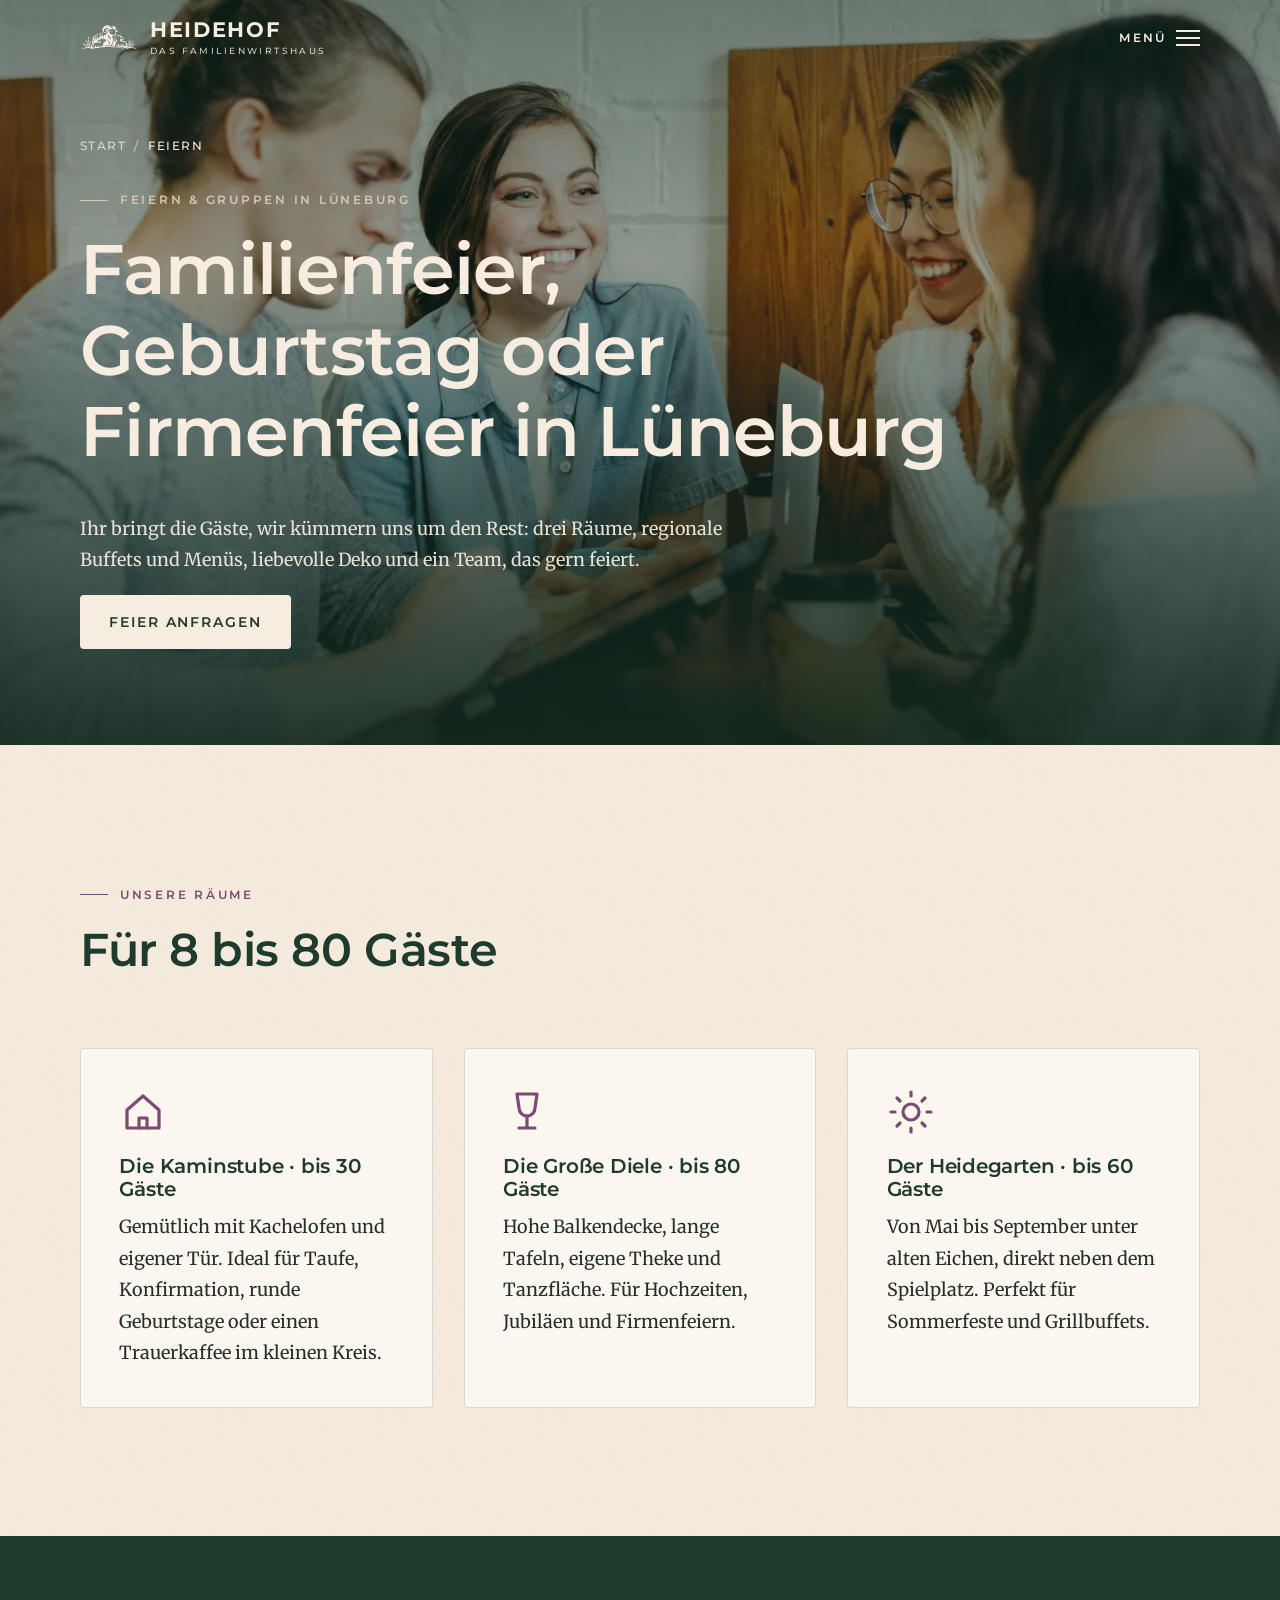
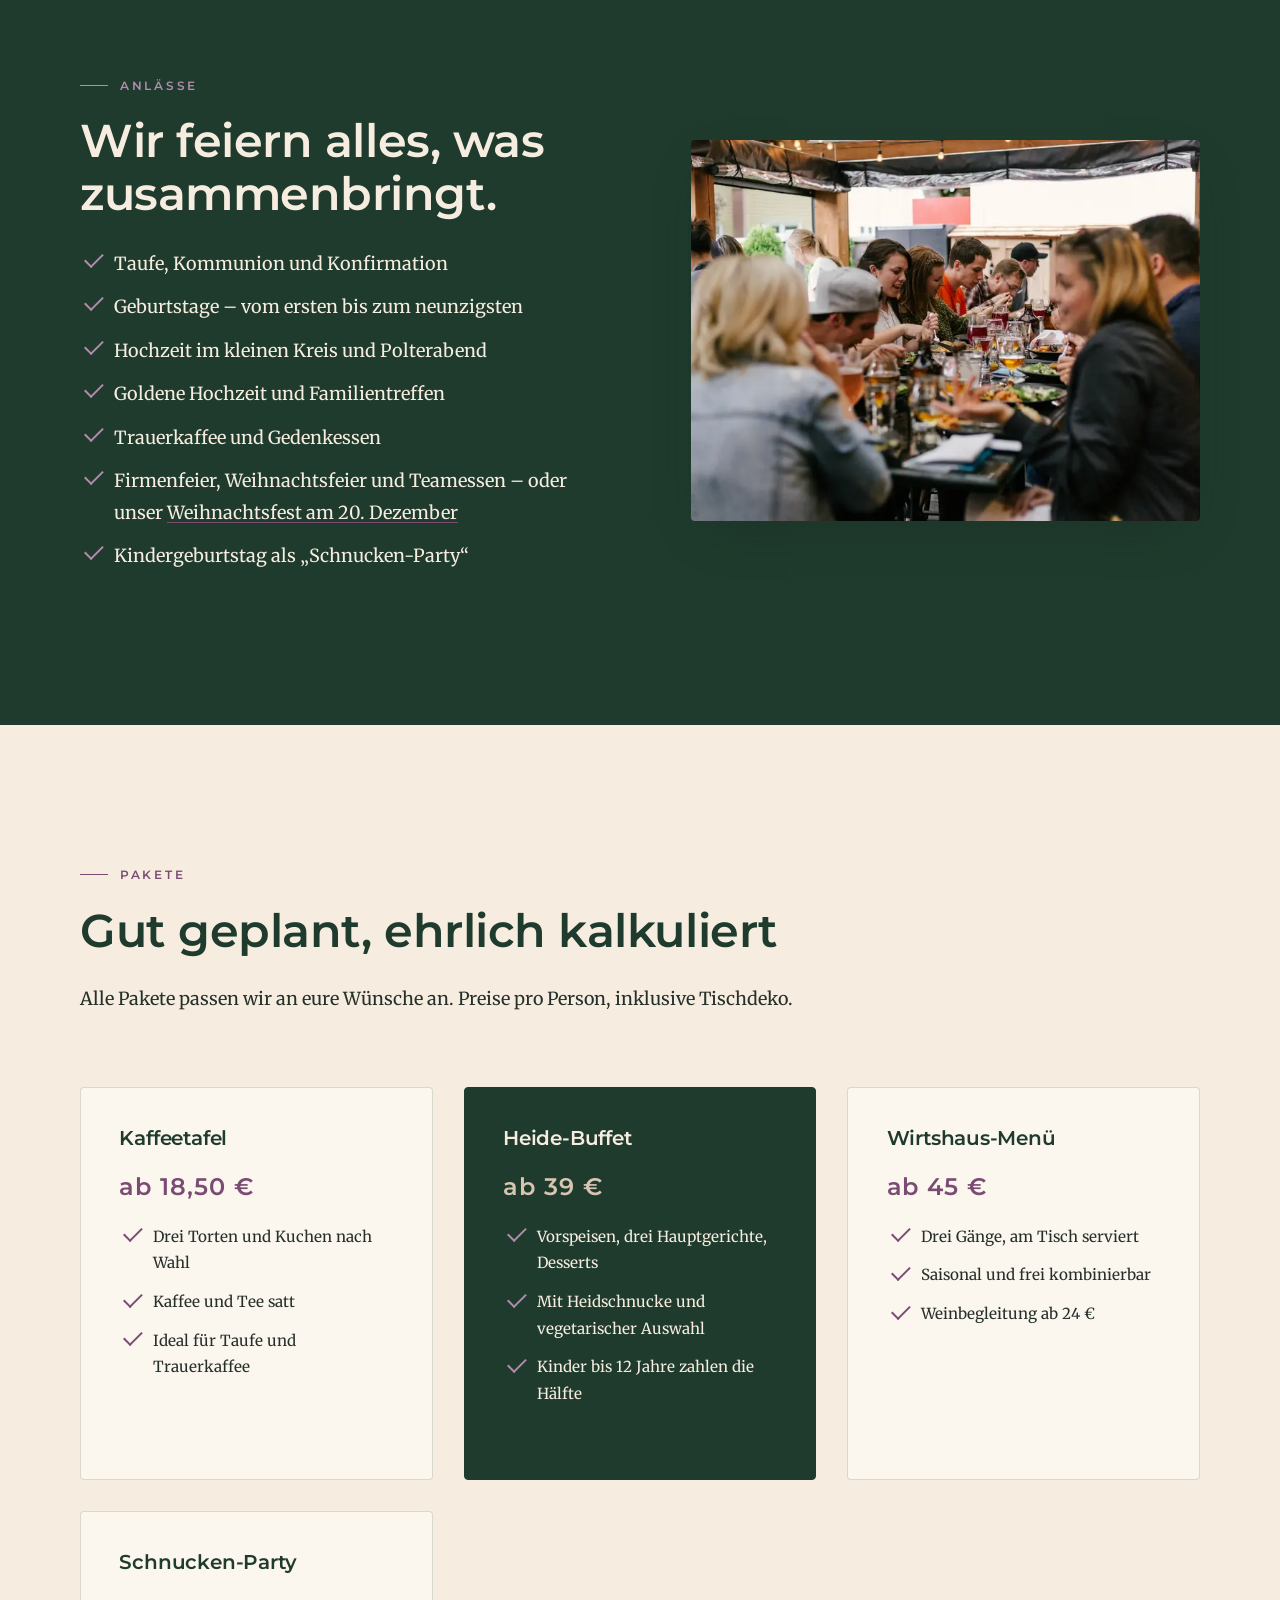
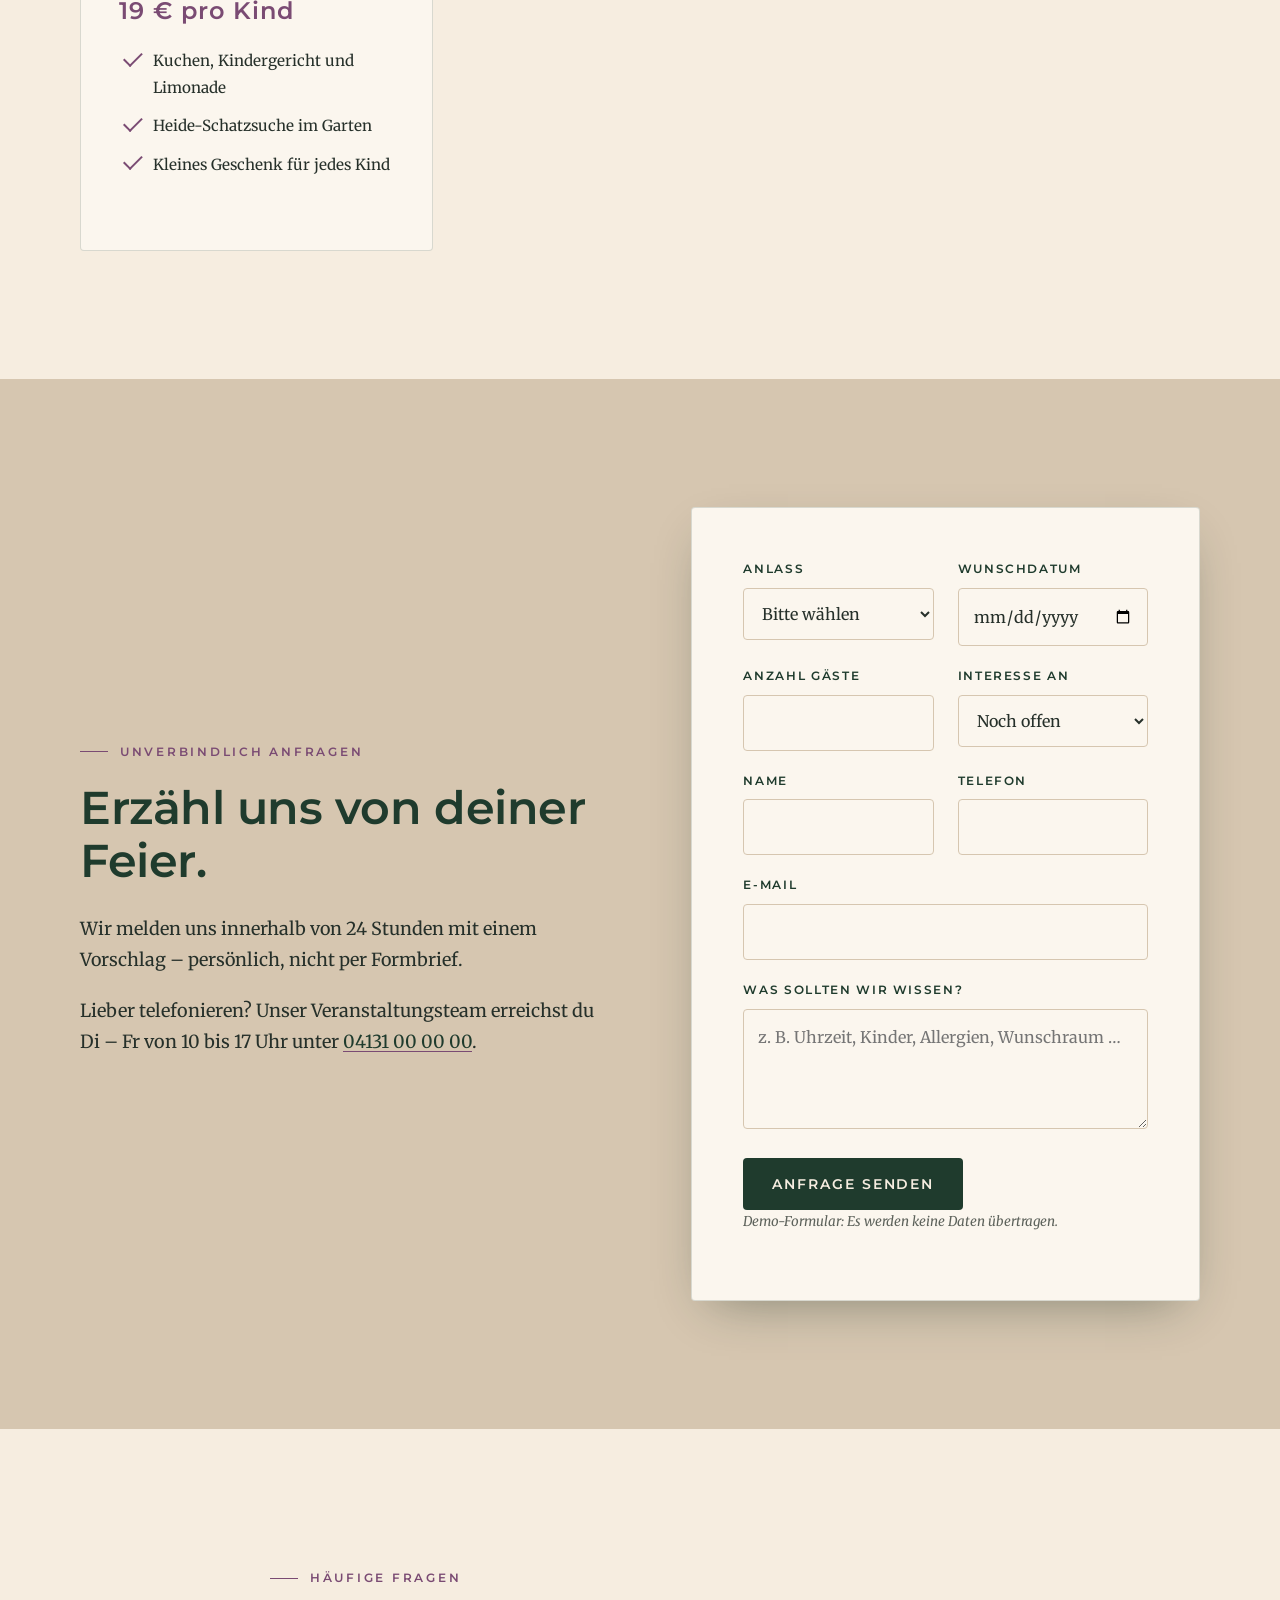
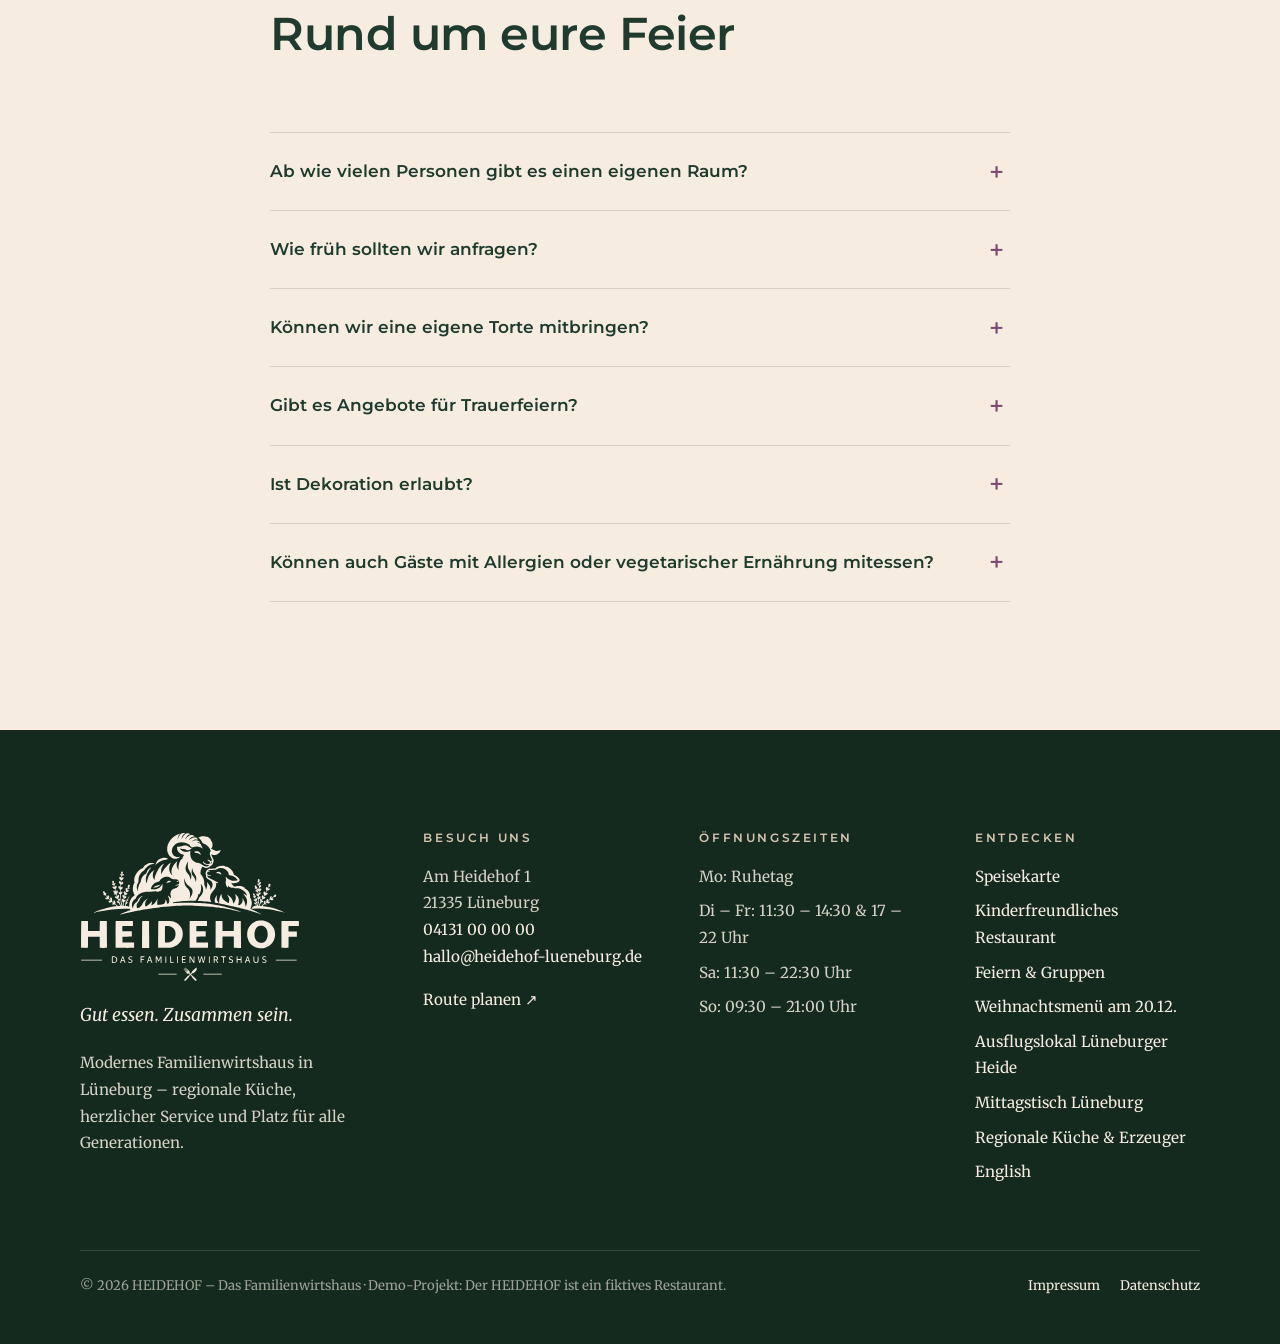
<file: feiern/index.html>
<!doctype html>
<html lang="de">
<head>
<meta charset="utf-8">
<meta name="viewport" content="width=device-width, initial-scale=1">
<title>Feiern in Lüneburg – Familienfeier & Geburtstag | HEIDEHOF</title>
<meta name="description" content="Räume für 8 bis 80 Gäste in Lüneburg: Taufe, Konfirmation, Geburtstag, Hochzeit, Trauerkaffee & Firmenfeier. Regionale Buffets und Menüs im HEIDEHOF.">
<meta name="robots" content="index, follow, max-image-preview:large, max-snippet:-1">
<link rel="canonical" href="https://menoovo.github.io/website-demo/feiern/">
<meta name="theme-color" content="#1F3B2D">
<meta name="geo.region" content="DE-NI">
<meta name="geo.placename" content="Lüneburg">
<meta name="geo.position" content="53.2272;10.4031">
<meta name="ICBM" content="53.2272, 10.4031">
<meta property="og:type" content="website">
<meta property="og:site_name" content="HEIDEHOF – Das Familienwirtshaus">
<meta property="og:locale" content="de_DE">
<meta property="og:title" content="Feiern in Lüneburg – Familienfeier & Geburtstag | HEIDEHOF">
<meta property="og:description" content="Räume für 8 bis 80 Gäste in Lüneburg: Taufe, Konfirmation, Geburtstag, Hochzeit, Trauerkaffee & Firmenfeier. Regionale Buffets und Menüs im HEIDEHOF.">
<meta property="og:url" content="https://menoovo.github.io/website-demo/feiern/">
<meta property="og:image" content="https://menoovo.github.io/website-demo/assets/img/og-heidehof.jpg">
<meta property="og:image:width" content="1200">
<meta property="og:image:height" content="630">
<meta property="og:image:alt" content="HEIDEHOF – Das Familienwirtshaus in Lüneburg">
<meta name="twitter:card" content="summary_large_image">
<link rel="icon" href="../favicon.svg" type="image/svg+xml">
<link rel="icon" href="../favicon-32.png" sizes="32x32" type="image/png">
<link rel="apple-touch-icon" href="../apple-touch-icon.png">
<link rel="manifest" href="../site.webmanifest">
<link rel="preload" href="../assets/fonts/montserrat.woff2" as="font" type="font/woff2" crossorigin>
<link rel="preload" href="../assets/fonts/merriweather.woff2" as="font" type="font/woff2" crossorigin>
<link rel="preload" as="image" href="../assets/img/freunde-lachen-1600.webp" imagesrcset="../assets/img/freunde-lachen-800.webp 800w, ../assets/img/freunde-lachen-1600.webp 1600w" imagesizes="100vw" fetchpriority="high">
<link rel="stylesheet" href="../assets/css/style.css">
<script>document.documentElement.classList.add("js")</script>
<script type="application/ld+json">{"@context":"https://schema.org","@type":"FAQPage","mainEntity":[{"@type":"Question","name":"Ab wie vielen Personen gibt es einen eigenen Raum?","acceptedAnswer":{"@type":"Answer","text":"Die Kaminstube reservieren wir ab 15 Personen exklusiv für euch, die Große Diele ab 35 Personen. Kleinere Gruppen bekommen einen schönen, abgetrennten Bereich im Gastraum."}},{"@type":"Question","name":"Wie früh sollten wir anfragen?","acceptedAnswer":{"@type":"Answer","text":"Für Samstage im Mai, Juni und Dezember am besten drei bis sechs Monate vorher. Unter der Woche und für kleinere Runden klappt es oft auch kurzfristig."}},{"@type":"Question","name":"Können wir eine eigene Torte mitbringen?","acceptedAnswer":{"@type":"Answer","text":"Ja, sehr gern. Für das Anschneiden, Servieren und Geschirr berechnen wir 2,50 € pro Person. Oder du bestellst bei uns – unsere Buchweizentorte ist legendär."}},{"@type":"Question","name":"Gibt es Angebote für Trauerfeiern?","acceptedAnswer":{"@type":"Answer","text":"Ja. Wir richten einen ruhigen Kaffeetisch oder ein schlichtes Mittagessen aus – auch kurzfristig. Ruf uns am besten direkt an, wir kümmern uns um alles."}},{"@type":"Question","name":"Ist Dekoration erlaubt?","acceptedAnswer":{"@type":"Answer","text":"Natürlich. Tischdeko mit Heide, Leinen und Kerzen ist bei uns inklusive. Eigene Deko kannst du gern mitbringen, Konfetti bitte nur im Garten."}},{"@type":"Question","name":"Können auch Gäste mit Allergien oder vegetarischer Ernährung mitessen?","acceptedAnswer":{"@type":"Answer","text":"Selbstverständlich. Gib uns die Wünsche vorab durch, dann planen wir sie in jedes Buffet und jedes Menü ein."}}]}</script>
<script type="application/ld+json">{"@context":"https://schema.org","@type":"BreadcrumbList","itemListElement":[{"@type":"ListItem","position":1,"name":"Start","item":"https://menoovo.github.io/website-demo/"},{"@type":"ListItem","position":2,"name":"Feiern","item":"https://menoovo.github.io/website-demo/feiern/"}]}</script>
</head>
<body class="hat-hero">
<a class="skip-link" href="#inhalt">Zum Inhalt springen</a>
<header class="site-header">
  <div class="wrap">
    <a class="marke" href="../" aria-label="HEIDEHOF – zur Startseite">
      <img class="marke-dunkel" src="../assets/logo/heidehof-zeichen-gruen.svg" alt="" width="58" height="25">
      <img class="marke-hell" src="../assets/logo/heidehof-zeichen-creme.svg" alt="" width="58" height="25">
      <span class="marke-text"><strong>HEIDEHOF</strong><small>Das Familienwirtshaus</small></span>
    </a>
    <button class="nav-toggle" type="button" aria-expanded="false" aria-controls="hauptnav">Menü <span aria-hidden="true"><i></i><i></i><i></i></span></button>
    <nav class="hauptnav" id="hauptnav" aria-label="Hauptnavigation">
      <ul><li><a href="../speisekarte/">Speisekarte</a></li><li><a href="../familien/">Familien</a></li><li><a href="../feiern/" aria-current="page">Feiern</a></li><li><a href="../ausflug/">Ausflug</a></li><li><a href="../mittagstisch/">Mittagstisch</a></li><li><a href="../regionale-kueche/">Unsere Küche</a></li><li data-bis="2026-12-21"><a href="../weihnachten/" class=nav-hervor>Weihnachten</a></li><li><a class="btn btn--gruen" href="../reservieren/">Reservieren</a></li></ul>
    </nav>
  </div>
</header>
<main id="inhalt">
<header class="seiten-hero">
  <div class="hero-bild"><img src="../assets/img/freunde-lachen-1600.webp" srcset="../assets/img/freunde-lachen-800.webp 800w, ../assets/img/freunde-lachen-1600.webp 1600w" sizes="100vw" width="1600" height="1067" alt="Freunde lachen zusammen am Tisch" fetchpriority="high"></div>
  <div class="wrap">
    <nav class="brotkrumen" aria-label="Brotkrumen"><ol><li><a href="../">Start</a></li><li aria-current="page">Feiern</li></ol></nav>
    <p class="kicker">Feiern &amp; Gruppen in Lüneburg</p>
    <h1>Familienfeier, Geburtstag oder Firmenfeier in Lüneburg</h1>
    <p class="lead">Ihr bringt die Gäste, wir kümmern uns um den Rest: drei Räume, regionale Buffets und Menüs, liebevolle Deko und ein Team, das gern feiert.</p>
    <div class="btn-reihe"><a class="btn btn--creme" href="#anfrage">Feier anfragen</a></div>
  </div>
</header>
<section class="sektion papier">
  <div class="wrap">
    <div class="sektion-kopf" data-reveal><p class="kicker">Unsere Räume</p><h2>Für 8 bis 80 Gäste</h2></div>
    <div class="karten">
      <article class="karte" data-reveal style="--verz:0.00s"><svg class="karte-icon" viewBox="0 0 24 24" fill="none" stroke="currentColor" stroke-width="1.6" stroke-linecap="round" stroke-linejoin="round" aria-hidden="true"><path d="M4 11 12 4l8 7v9H4z"/><path d="M10 20v-5h4v5"/></svg><h3>Die Kaminstube · bis 30 Gäste</h3><p>Gemütlich mit Kachelofen und eigener Tür. Ideal für Taufe, Konfirmation, runde Geburtstage oder einen Trauerkaffee im kleinen Kreis.</p></article>
      <article class="karte" data-reveal style="--verz:0.08s"><svg class="karte-icon" viewBox="0 0 24 24" fill="none" stroke="currentColor" stroke-width="1.6" stroke-linecap="round" stroke-linejoin="round" aria-hidden="true"><path d="M7 3h10l-1 7a4 4 0 0 1-8 0L7 3z"/><path d="M12 14v6m-4 0h8"/></svg><h3>Die Große Diele · bis 80 Gäste</h3><p>Hohe Balkendecke, lange Tafeln, eigene Theke und Tanzfläche. Für Hochzeiten, Jubiläen und Firmenfeiern.</p></article>
      <article class="karte" data-reveal style="--verz:0.16s"><svg class="karte-icon" viewBox="0 0 24 24" fill="none" stroke="currentColor" stroke-width="1.6" stroke-linecap="round" stroke-linejoin="round" aria-hidden="true"><circle cx="12" cy="12" r="4"/><path d="M12 2v2m0 16v2M2 12h2m16 0h2M5 5l1.5 1.5m11 11L19 19M5 19l1.5-1.5m11-11L19 5"/></svg><h3>Der Heidegarten · bis 60 Gäste</h3><p>Von Mai bis September unter alten Eichen, direkt neben dem Spielplatz. Perfekt für Sommerfeste und Grillbuffets.</p></article>
    </div>
  </div>
</section>
<section class="sektion sektion--gruen">
  <div class="wrap split">
    <div data-reveal>
      <p class="kicker">Anlässe</p>
      <h2>Wir feiern alles, was zusammenbringt.</h2>
      <ul class="haken">
        <li>Taufe, Kommunion und Konfirmation</li>
        <li>Geburtstage – vom ersten bis zum neunzigsten</li>
        <li>Hochzeit im kleinen Kreis und Polterabend</li>
        <li>Goldene Hochzeit und Familientreffen</li>
        <li>Trauerkaffee und Gedenkessen</li>
        <li>Firmenfeier, Weihnachtsfeier und Teamessen – oder unser <a href="../weihnachten/">Weihnachtsfest am 20. Dezember</a></li>
        <li>Kindergeburtstag als „Schnucken-Party“</li>
      </ul>
    </div>
    <div class="split-bild split-bild--quer" data-reveal style="--verz:.15s"><img src="../assets/img/gemeinsam-am-tisch-1600.webp" srcset="../assets/img/gemeinsam-am-tisch-800.webp 800w, ../assets/img/gemeinsam-am-tisch-1600.webp 1600w" sizes="(max-width: 860px) 100vw, 50vw" width="1600" height="1066" alt="Lange Tafel mit vielen Gästen beim Essen" loading="lazy" decoding="async"></div>
  </div>
</section>
<section class="sektion">
  <div class="wrap">
    <div class="sektion-kopf" data-reveal><p class="kicker">Pakete</p><h2>Gut geplant, ehrlich kalkuliert</h2><p class="lead">Alle Pakete passen wir an eure Wünsche an. Preise pro Person, inklusive Tischdeko.</p></div>
    <div class="karten">
      <article class="karte paket" data-reveal><h3>Kaffeetafel</h3><span class="preis">ab 18,50 €</span><ul class="haken"><li>Drei Torten und Kuchen nach Wahl</li><li>Kaffee und Tee satt</li><li>Ideal für Taufe und Trauerkaffee</li></ul></article>
      <article class="karte paket paket--hervor" data-reveal style="--verz:.08s"><h3>Heide-Buffet</h3><span class="preis">ab 39 €</span><ul class="haken"><li>Vorspeisen, drei Hauptgerichte, Desserts</li><li>Mit Heidschnucke und vegetarischer Auswahl</li><li>Kinder bis 12 Jahre zahlen die Hälfte</li></ul></article>
      <article class="karte paket" data-reveal style="--verz:.16s"><h3>Wirtshaus-Menü</h3><span class="preis">ab 45 €</span><ul class="haken"><li>Drei Gänge, am Tisch serviert</li><li>Saisonal und frei kombinierbar</li><li>Weinbegleitung ab 24 €</li></ul></article>
      <article class="karte paket" data-reveal style="--verz:.24s"><h3>Schnucken-Party</h3><span class="preis">19 € pro Kind</span><ul class="haken"><li>Kuchen, Kindergericht und Limonade</li><li>Heide-Schatzsuche im Garten</li><li>Kleines Geschenk für jedes Kind</li></ul></article>
    </div>
  </div>
</section>
<section class="sektion sektion--sand" id="anfrage">
  <div class="wrap split">
    <div data-reveal>
      <p class="kicker">Unverbindlich anfragen</p>
      <h2>Erzähl uns von deiner Feier.</h2>
      <p class="lead">Wir melden uns innerhalb von 24 Stunden mit einem Vorschlag – persönlich, nicht per Formbrief.</p>
      <p>Lieber telefonieren? Unser Veranstaltungsteam erreichst du Di – Fr von 10 bis 17 Uhr unter <a href="tel:+494131000000">04131 00 00 00</a>.</p>
    </div>
    <div class="formular-box" data-reveal style="--verz:.15s">
      <form class="formular" data-demo-formular="feier-ok" novalidate>
        <div class="feld"><label for="f-anlass">Anlass</label><select id="f-anlass" name="anlass" required><option value="">Bitte wählen</option><option>Geburtstag</option><option>Taufe / Kommunion / Konfirmation</option><option>Hochzeit</option><option>Trauerkaffee</option><option>Firmen- oder Weihnachtsfeier</option><option>Kindergeburtstag</option><option>Etwas anderes</option></select></div>
        <div class="feld"><label for="f-datum">Wunschdatum</label><input id="f-datum" name="datum" type="date" required></div>
        <div class="feld"><label for="f-gaeste">Anzahl Gäste</label><input id="f-gaeste" name="gaeste" type="number" min="8" max="120" inputmode="numeric" required></div>
        <div class="feld"><label for="f-paket">Interesse an</label><select id="f-paket" name="paket"><option>Noch offen</option><option>Kaffeetafel</option><option>Heide-Buffet</option><option>Wirtshaus-Menü</option><option>Schnucken-Party</option></select></div>
        <div class="feld"><label for="f-name">Name</label><input id="f-name" name="name" autocomplete="name" required></div>
        <div class="feld"><label for="f-tel">Telefon</label><input id="f-tel" name="telefon" type="tel" autocomplete="tel"></div>
        <div class="feld voll"><label for="f-mail">E-Mail</label><input id="f-mail" name="email" type="email" autocomplete="email" required></div>
        <div class="feld voll"><label for="f-text">Was sollten wir wissen?</label><textarea id="f-text" name="nachricht" placeholder="z. B. Uhrzeit, Kinder, Allergien, Wunschraum …"></textarea></div>
        <div class="voll"><button class="btn btn--gruen" type="submit">Anfrage senden</button><p class="demo-hinweis">Demo-Formular: Es werden keine Daten übertragen.</p></div>
      </form>
      <div class="bestaetigung" id="feier-ok" role="status">
        <img src="../assets/logo/heidehof-zeichen-gruen.svg" alt="" width="120" height="52" style="margin:0 auto 20px">
        <h3>Danke, <span data-name>du</span>!</h3>
        <p>Deine Anfrage ist bei uns angekommen. Wir melden uns innerhalb von 24 Stunden mit einem Vorschlag.</p>
        <p class="demo-hinweis">(Demo – es wurde nichts übertragen.)</p>
      </div>
    </div>
  </div>
</section>
<section class="sektion">
  <div class="wrap wrap--schmal">
    <div class="sektion-kopf" data-reveal><p class="kicker">Häufige Fragen</p><h2>Rund um eure Feier</h2></div>
    <div class="faq" data-reveal><details><summary>Ab wie vielen Personen gibt es einen eigenen Raum?</summary><div><p>Die Kaminstube reservieren wir ab 15 Personen exklusiv für euch, die Große Diele ab 35 Personen. Kleinere Gruppen bekommen einen schönen, abgetrennten Bereich im Gastraum.</p></div></details><details><summary>Wie früh sollten wir anfragen?</summary><div><p>Für Samstage im Mai, Juni und Dezember am besten drei bis sechs Monate vorher. Unter der Woche und für kleinere Runden klappt es oft auch kurzfristig.</p></div></details><details><summary>Können wir eine eigene Torte mitbringen?</summary><div><p>Ja, sehr gern. Für das Anschneiden, Servieren und Geschirr berechnen wir 2,50 € pro Person. Oder du bestellst bei uns – unsere Buchweizentorte ist legendär.</p></div></details><details><summary>Gibt es Angebote für Trauerfeiern?</summary><div><p>Ja. Wir richten einen ruhigen Kaffeetisch oder ein schlichtes Mittagessen aus – auch kurzfristig. Ruf uns am besten direkt an, wir kümmern uns um alles.</p></div></details><details><summary>Ist Dekoration erlaubt?</summary><div><p>Natürlich. Tischdeko mit Heide, Leinen und Kerzen ist bei uns inklusive. Eigene Deko kannst du gern mitbringen, Konfetti bitte nur im Garten.</p></div></details><details><summary>Können auch Gäste mit Allergien oder vegetarischer Ernährung mitessen?</summary><div><p>Selbstverständlich. Gib uns die Wünsche vorab durch, dann planen wir sie in jedes Buffet und jedes Menü ein.</p></div></details></div>
  </div>
</section>
</main>
<footer class="site-footer">
  <div class="wrap">
    <div class="footer-raster">
      <div>
        <img class="footer-logo" src="../assets/logo/heidehof-logo-creme.svg" alt="HEIDEHOF – Das Familienwirtshaus" width="220" height="150" loading="lazy">
        <p class="footer-claim">Gut essen. Zusammen sein.</p>
        <p>Modernes Familienwirtshaus in Lüneburg – regionale Küche, herzlicher Service und Platz für alle Generationen.</p>
      </div>
      <div>
        <h2>Besuch uns</h2>
        <p>Am Heidehof 1<br>21335 Lüneburg<br><a href="tel:+494131000000">04131 00 00 00</a><br><a href="mailto:hallo@heidehof-lueneburg.de">hallo@heidehof-lueneburg.de</a></p>
        <p><a href="https://www.openstreetmap.org/?mlat=53.2272&mlon=10.4031#map=15/53.2272/10.4031" rel="noopener" target="_blank">Route planen ↗</a></p>
      </div>
      <div>
        <h2>Öffnungszeiten</h2>
        <ul>
          <li>Mo: Ruhetag</li>
          <li>Di – Fr: 11:30 – 14:30 &amp; 17 – 22 Uhr</li>
          <li>Sa: 11:30 – 22:30 Uhr</li>
          <li>So: 09:30 – 21:00 Uhr</li>
        </ul>
      </div>
      <div>
        <h2>Entdecken</h2>
        <ul>
          <li><a href="../speisekarte/">Speisekarte</a></li>
          <li><a href="../familien/">Kinderfreundliches Restaurant</a></li>
          <li><a href="../feiern/">Feiern &amp; Gruppen</a></li>
          <li data-bis="2026-12-21"><a href="../weihnachten/">Weihnachtsmenü am 20.12.</a></li>
          <li><a href="../ausflug/">Ausflugslokal Lüneburger Heide</a></li>
          <li><a href="../mittagstisch/">Mittagstisch Lüneburg</a></li>
          <li><a href="../regionale-kueche/">Regionale Küche &amp; Erzeuger</a></li>
          <li><a href="../en/" hreflang="en" lang="en">English</a></li>
        </ul>
      </div>
    </div>
    <div class="footer-unten">
      <p>© <span data-jahr>2026</span> HEIDEHOF – Das Familienwirtshaus · Demo-Projekt: Der HEIDEHOF ist ein fiktives Restaurant.</p>
      <ul><li><a href="../impressum/">Impressum</a></li><li><a href="../datenschutz/">Datenschutz</a></li></ul>
    </div>
  </div>
</footer>
<div class="mobil-cta"><a class="btn btn--creme" href="tel:+494131000000">Anrufen</a><a class="btn btn--gruen" href="../reservieren/">Reservieren</a></div>
<script src="../assets/js/main.js" defer></script>
</body>
</html>
</file>
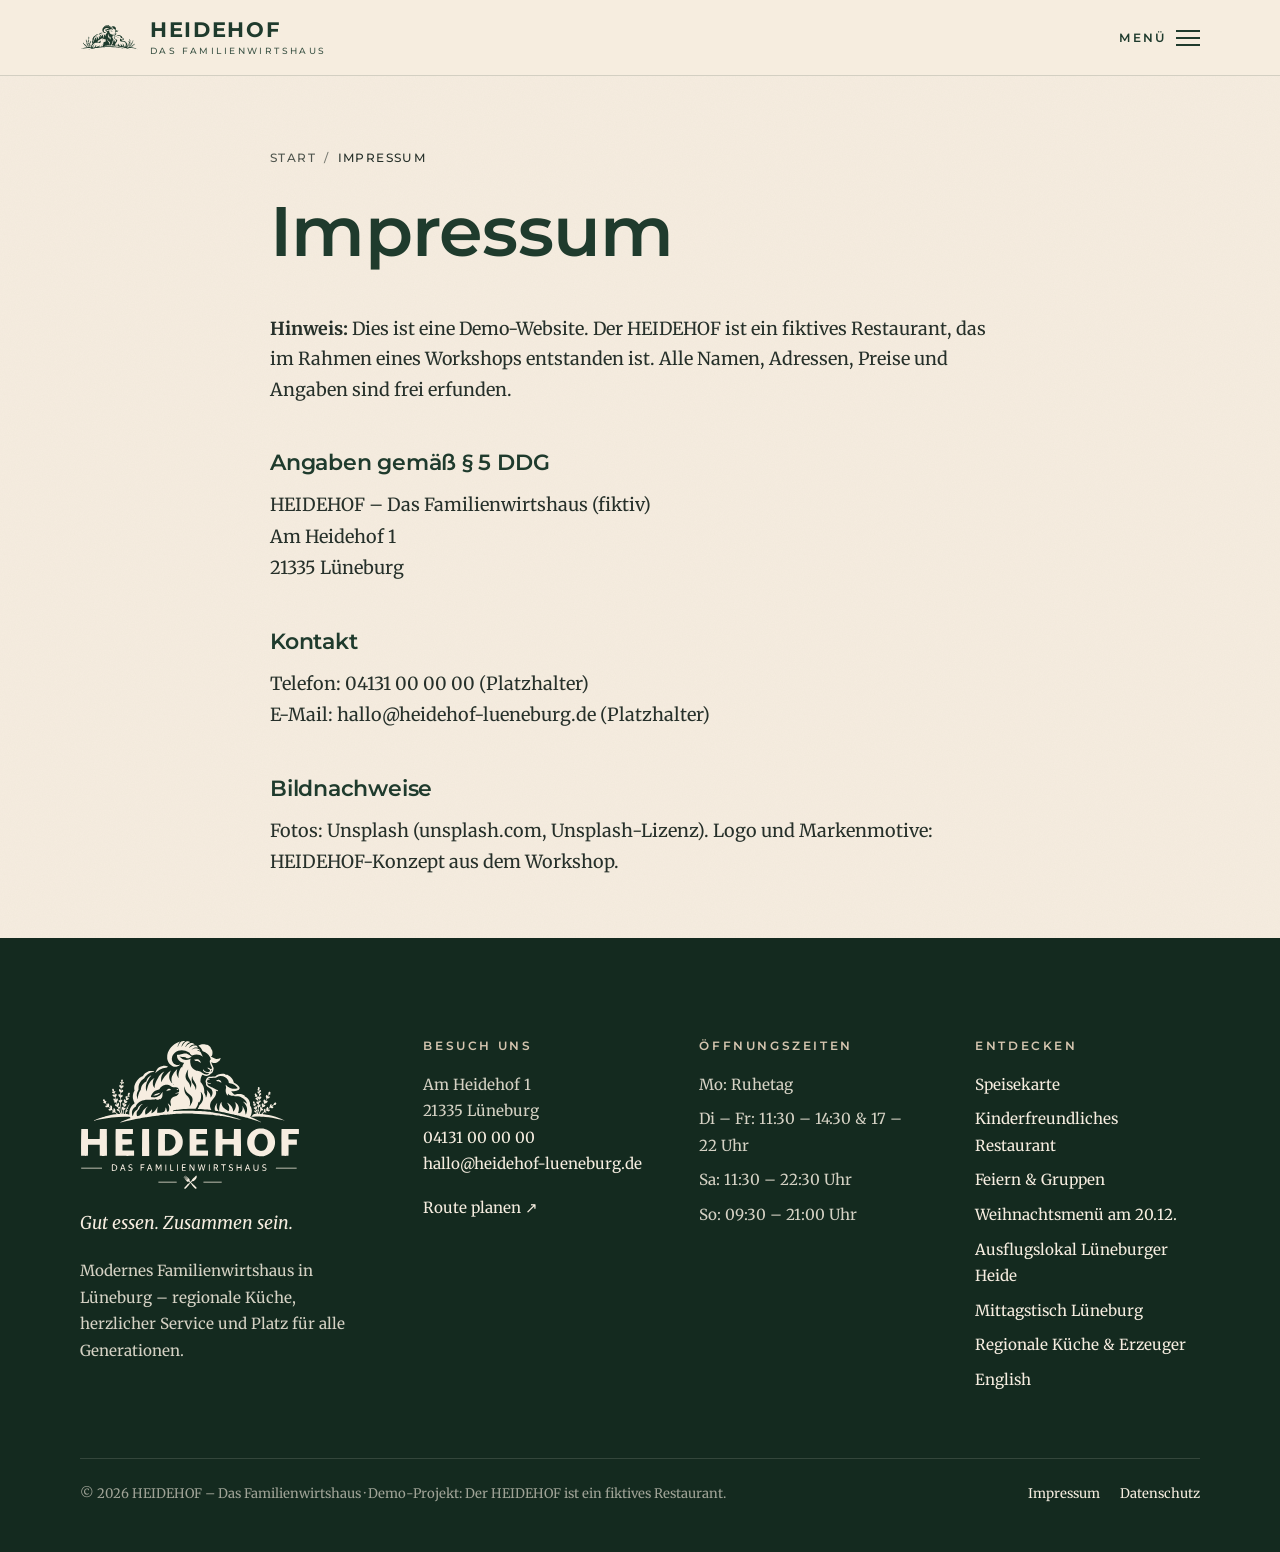
<file: impressum/index.html>
<!doctype html>
<html lang="de">
<head>
<meta charset="utf-8">
<meta name="viewport" content="width=device-width, initial-scale=1">
<title>Impressum | HEIDEHOF Lüneburg</title>
<meta name="description" content="Impressum der Demo-Website HEIDEHOF – Das Familienwirtshaus.">
<meta name="robots" content="noindex, follow">
<link rel="canonical" href="https://menoovo.github.io/website-demo/impressum/">
<meta name="theme-color" content="#1F3B2D">
<meta name="geo.region" content="DE-NI">
<meta name="geo.placename" content="Lüneburg">
<meta name="geo.position" content="53.2272;10.4031">
<meta name="ICBM" content="53.2272, 10.4031">
<meta property="og:type" content="website">
<meta property="og:site_name" content="HEIDEHOF – Das Familienwirtshaus">
<meta property="og:locale" content="de_DE">
<meta property="og:title" content="Impressum | HEIDEHOF Lüneburg">
<meta property="og:description" content="Impressum der Demo-Website HEIDEHOF – Das Familienwirtshaus.">
<meta property="og:url" content="https://menoovo.github.io/website-demo/impressum/">
<meta property="og:image" content="https://menoovo.github.io/website-demo/assets/img/og-heidehof.jpg">
<meta property="og:image:width" content="1200">
<meta property="og:image:height" content="630">
<meta property="og:image:alt" content="HEIDEHOF – Das Familienwirtshaus in Lüneburg">
<meta name="twitter:card" content="summary_large_image">
<link rel="icon" href="../favicon.svg" type="image/svg+xml">
<link rel="icon" href="../favicon-32.png" sizes="32x32" type="image/png">
<link rel="apple-touch-icon" href="../apple-touch-icon.png">
<link rel="manifest" href="../site.webmanifest">
<link rel="preload" href="../assets/fonts/montserrat.woff2" as="font" type="font/woff2" crossorigin>
<link rel="preload" href="../assets/fonts/merriweather.woff2" as="font" type="font/woff2" crossorigin>
<link rel="stylesheet" href="../assets/css/style.css">
<script>document.documentElement.classList.add("js")</script>
</head>
<body class="">
<a class="skip-link" href="#inhalt">Zum Inhalt springen</a>
<header class="site-header">
  <div class="wrap">
    <a class="marke" href="../" aria-label="HEIDEHOF – zur Startseite">
      <img class="marke-dunkel" src="../assets/logo/heidehof-zeichen-gruen.svg" alt="" width="58" height="25">
      <img class="marke-hell" src="../assets/logo/heidehof-zeichen-creme.svg" alt="" width="58" height="25">
      <span class="marke-text"><strong>HEIDEHOF</strong><small>Das Familienwirtshaus</small></span>
    </a>
    <button class="nav-toggle" type="button" aria-expanded="false" aria-controls="hauptnav">Menü <span aria-hidden="true"><i></i><i></i><i></i></span></button>
    <nav class="hauptnav" id="hauptnav" aria-label="Hauptnavigation">
      <ul><li><a href="../speisekarte/">Speisekarte</a></li><li><a href="../familien/">Familien</a></li><li><a href="../feiern/">Feiern</a></li><li><a href="../ausflug/">Ausflug</a></li><li><a href="../mittagstisch/">Mittagstisch</a></li><li><a href="../regionale-kueche/">Unsere Küche</a></li><li data-bis="2026-12-21"><a href="../weihnachten/" class=nav-hervor>Weihnachten</a></li><li><a class="btn btn--gruen" href="../reservieren/">Reservieren</a></li></ul>
    </nav>
  </div>
</header>
<main id="inhalt">
<div class="seiten-kopf papier"><div class="wrap wrap--schmal rechtstext">
<nav class="brotkrumen" aria-label="Brotkrumen"><ol><li><a href="../">Start</a></li><li aria-current="page">Impressum</li></ol></nav>
<h1>Impressum</h1>
<p class="lead"><strong>Hinweis:</strong> Dies ist eine Demo-Website. Der HEIDEHOF ist ein fiktives Restaurant, das im Rahmen eines Workshops entstanden ist. Alle Namen, Adressen, Preise und Angaben sind frei erfunden.</p>
<h2>Angaben gemäß § 5 DDG</h2>
<p>HEIDEHOF – Das Familienwirtshaus (fiktiv)<br>Am Heidehof 1<br>21335 Lüneburg</p>
<h2>Kontakt</h2>
<p>Telefon: 04131 00 00 00 (Platzhalter)<br>E-Mail: hallo@heidehof-lueneburg.de (Platzhalter)</p>
<h2>Bildnachweise</h2>
<p>Fotos: Unsplash (unsplash.com, Unsplash-Lizenz). Logo und Markenmotive: HEIDEHOF-Konzept aus dem Workshop.</p>
</div></div>
</main>
<footer class="site-footer">
  <div class="wrap">
    <div class="footer-raster">
      <div>
        <img class="footer-logo" src="../assets/logo/heidehof-logo-creme.svg" alt="HEIDEHOF – Das Familienwirtshaus" width="220" height="150" loading="lazy">
        <p class="footer-claim">Gut essen. Zusammen sein.</p>
        <p>Modernes Familienwirtshaus in Lüneburg – regionale Küche, herzlicher Service und Platz für alle Generationen.</p>
      </div>
      <div>
        <h2>Besuch uns</h2>
        <p>Am Heidehof 1<br>21335 Lüneburg<br><a href="tel:+494131000000">04131 00 00 00</a><br><a href="mailto:hallo@heidehof-lueneburg.de">hallo@heidehof-lueneburg.de</a></p>
        <p><a href="https://www.openstreetmap.org/?mlat=53.2272&mlon=10.4031#map=15/53.2272/10.4031" rel="noopener" target="_blank">Route planen ↗</a></p>
      </div>
      <div>
        <h2>Öffnungszeiten</h2>
        <ul>
          <li>Mo: Ruhetag</li>
          <li>Di – Fr: 11:30 – 14:30 &amp; 17 – 22 Uhr</li>
          <li>Sa: 11:30 – 22:30 Uhr</li>
          <li>So: 09:30 – 21:00 Uhr</li>
        </ul>
      </div>
      <div>
        <h2>Entdecken</h2>
        <ul>
          <li><a href="../speisekarte/">Speisekarte</a></li>
          <li><a href="../familien/">Kinderfreundliches Restaurant</a></li>
          <li><a href="../feiern/">Feiern &amp; Gruppen</a></li>
          <li data-bis="2026-12-21"><a href="../weihnachten/">Weihnachtsmenü am 20.12.</a></li>
          <li><a href="../ausflug/">Ausflugslokal Lüneburger Heide</a></li>
          <li><a href="../mittagstisch/">Mittagstisch Lüneburg</a></li>
          <li><a href="../regionale-kueche/">Regionale Küche &amp; Erzeuger</a></li>
          <li><a href="../en/" hreflang="en" lang="en">English</a></li>
        </ul>
      </div>
    </div>
    <div class="footer-unten">
      <p>© <span data-jahr>2026</span> HEIDEHOF – Das Familienwirtshaus · Demo-Projekt: Der HEIDEHOF ist ein fiktives Restaurant.</p>
      <ul><li><a href="../impressum/">Impressum</a></li><li><a href="../datenschutz/">Datenschutz</a></li></ul>
    </div>
  </div>
</footer>
<div class="mobil-cta"><a class="btn btn--creme" href="tel:+494131000000">Anrufen</a><a class="btn btn--gruen" href="../reservieren/">Reservieren</a></div>
<script src="../assets/js/main.js" defer></script>
</body>
</html>
</file>
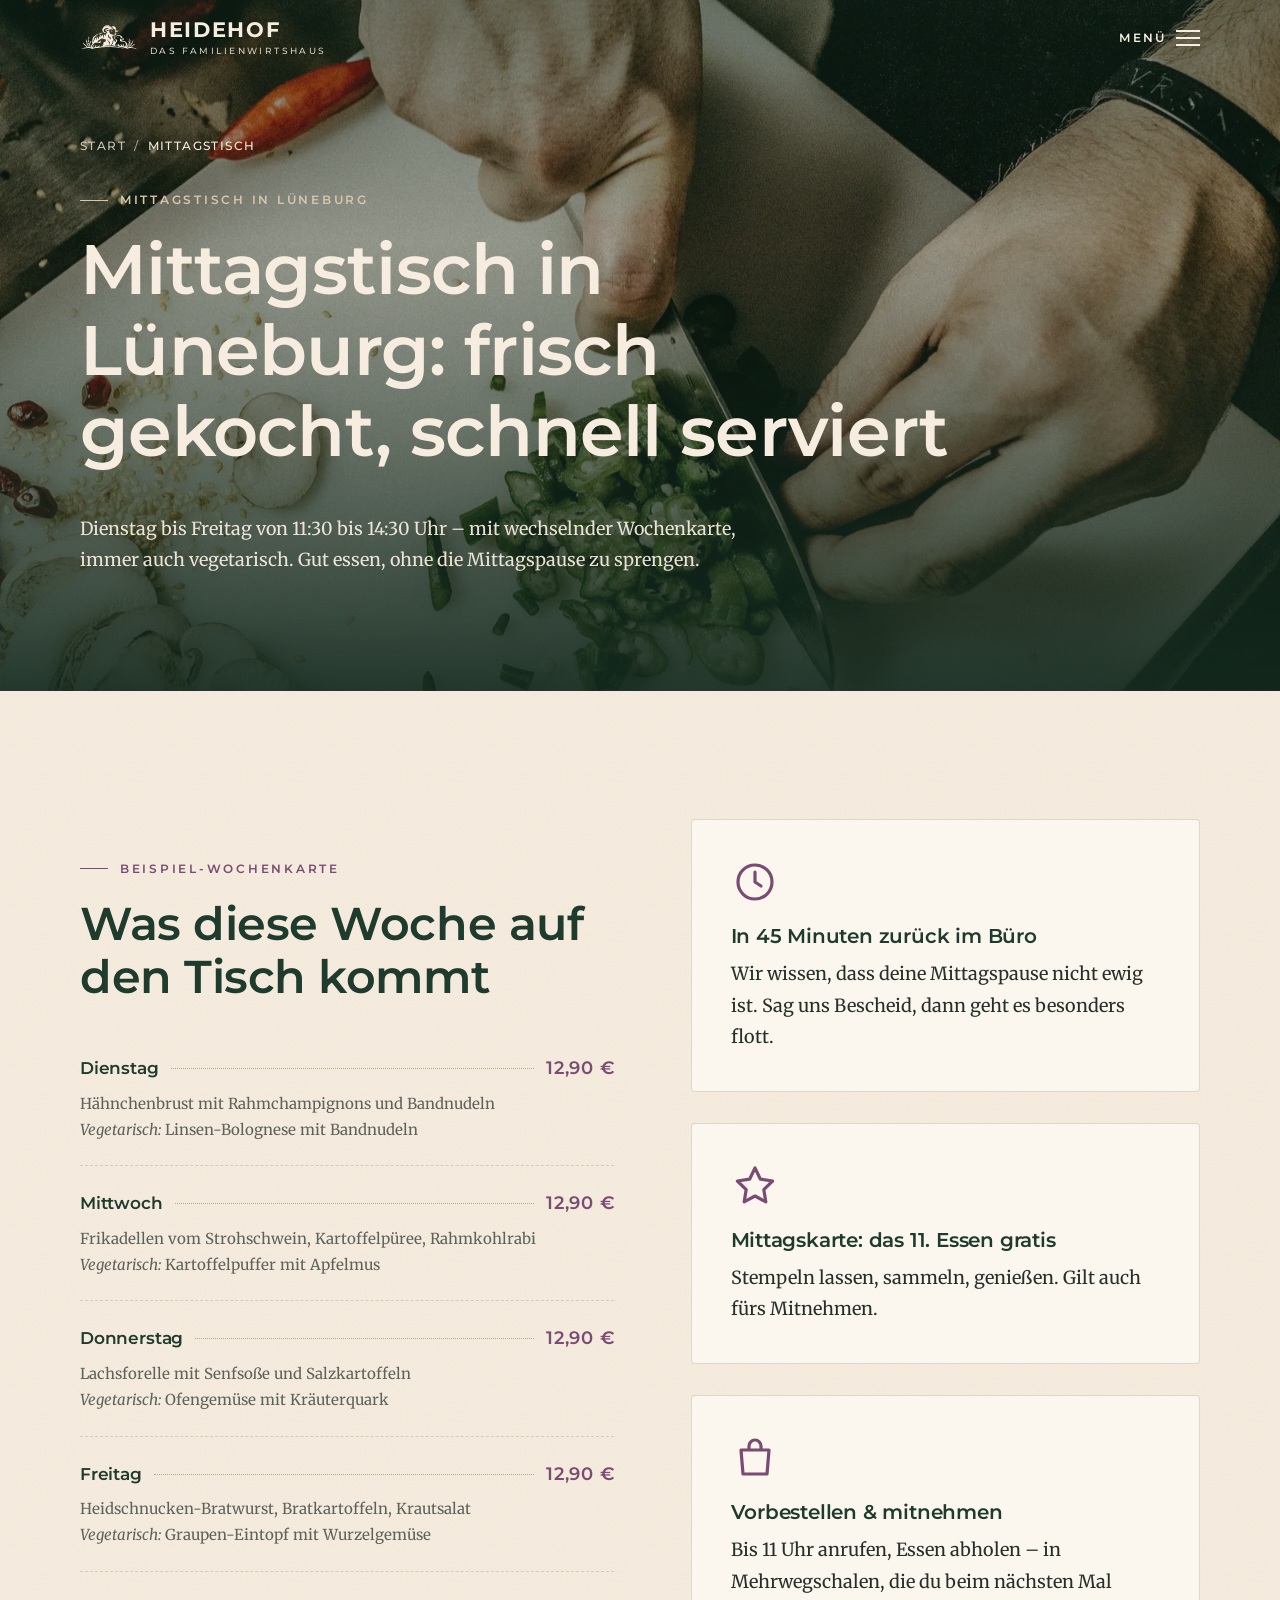
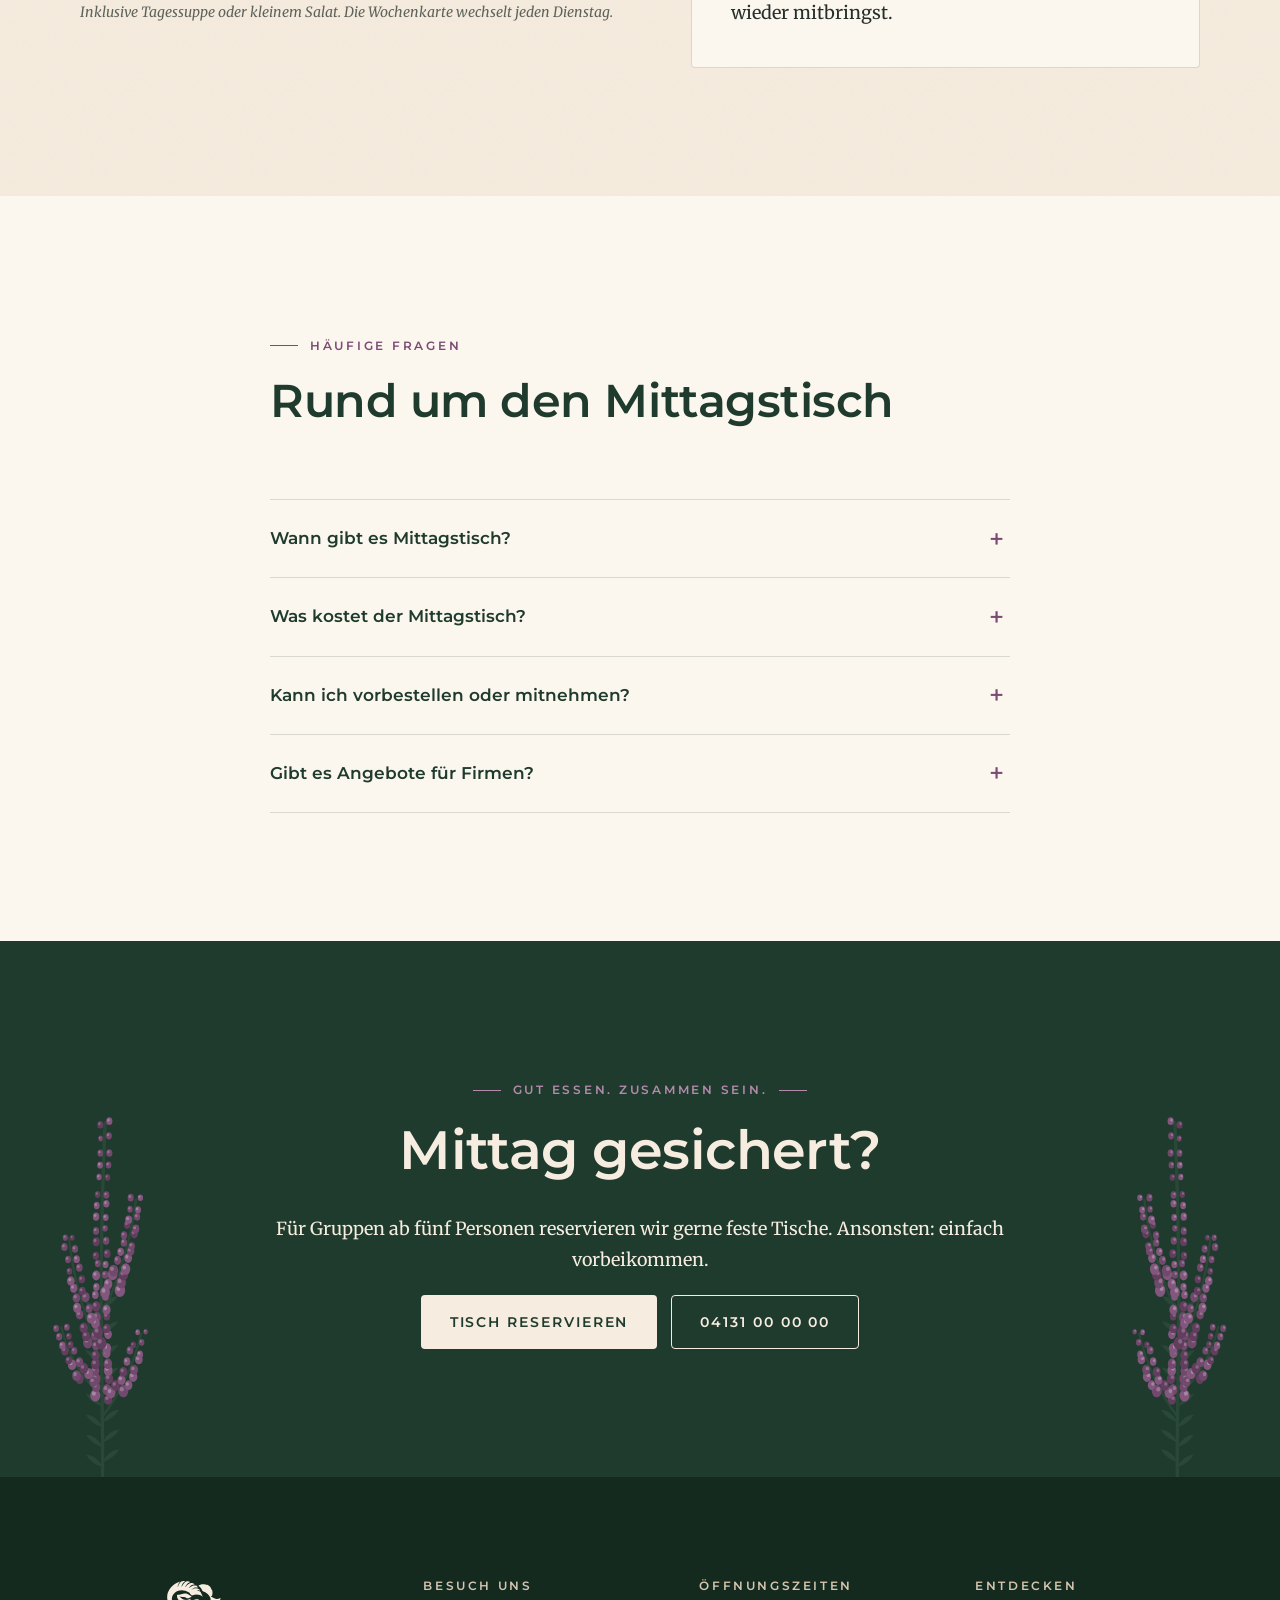
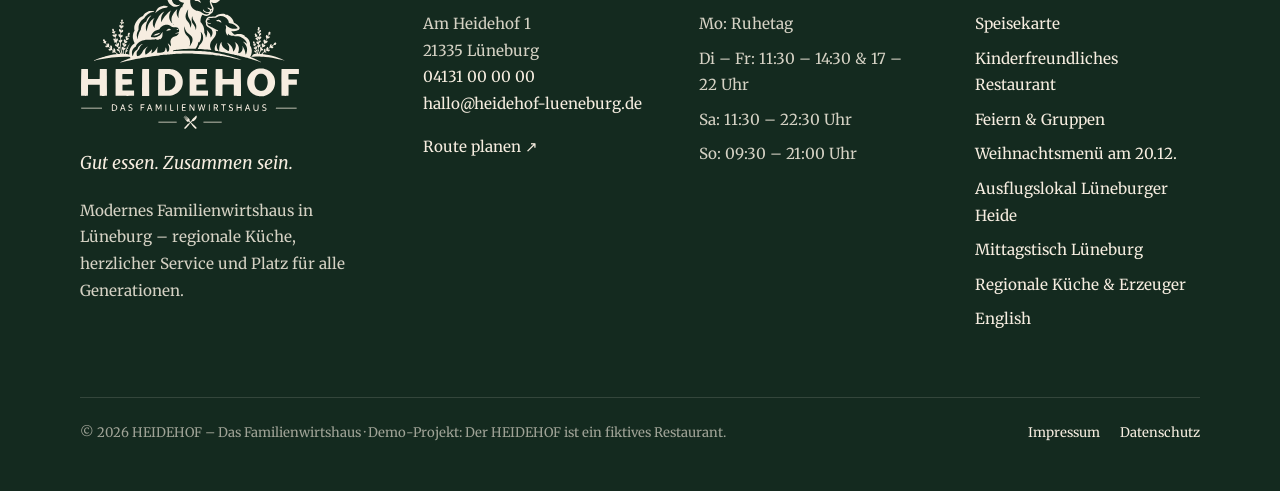
<file: mittagstisch/index.html>
<!doctype html>
<html lang="de">
<head>
<meta charset="utf-8">
<meta name="viewport" content="width=device-width, initial-scale=1">
<title>Mittagstisch Lüneburg – Di bis Fr ab 12,90 € | HEIDEHOF</title>
<meta name="description" content="Mittagessen in Lüneburg: wechselnde Wochenkarte mit regionalen Gerichten, immer auch vegetarisch, ab 12,90 € inkl. Suppe. Di–Fr 11:30–14:30 Uhr, auch zum Mitnehmen.">
<meta name="robots" content="index, follow, max-image-preview:large, max-snippet:-1">
<link rel="canonical" href="https://menoovo.github.io/website-demo/mittagstisch/">
<meta name="theme-color" content="#1F3B2D">
<meta name="geo.region" content="DE-NI">
<meta name="geo.placename" content="Lüneburg">
<meta name="geo.position" content="53.2272;10.4031">
<meta name="ICBM" content="53.2272, 10.4031">
<meta property="og:type" content="website">
<meta property="og:site_name" content="HEIDEHOF – Das Familienwirtshaus">
<meta property="og:locale" content="de_DE">
<meta property="og:title" content="Mittagstisch Lüneburg – Di bis Fr ab 12,90 € | HEIDEHOF">
<meta property="og:description" content="Mittagessen in Lüneburg: wechselnde Wochenkarte mit regionalen Gerichten, immer auch vegetarisch, ab 12,90 € inkl. Suppe. Di–Fr 11:30–14:30 Uhr, auch zum Mitnehmen.">
<meta property="og:url" content="https://menoovo.github.io/website-demo/mittagstisch/">
<meta property="og:image" content="https://menoovo.github.io/website-demo/assets/img/og-heidehof.jpg">
<meta property="og:image:width" content="1200">
<meta property="og:image:height" content="630">
<meta property="og:image:alt" content="HEIDEHOF – Das Familienwirtshaus in Lüneburg">
<meta name="twitter:card" content="summary_large_image">
<link rel="icon" href="../favicon.svg" type="image/svg+xml">
<link rel="icon" href="../favicon-32.png" sizes="32x32" type="image/png">
<link rel="apple-touch-icon" href="../apple-touch-icon.png">
<link rel="manifest" href="../site.webmanifest">
<link rel="preload" href="../assets/fonts/montserrat.woff2" as="font" type="font/woff2" crossorigin>
<link rel="preload" href="../assets/fonts/merriweather.woff2" as="font" type="font/woff2" crossorigin>
<link rel="preload" as="image" href="../assets/img/kueche-handwerk-1600.webp" imagesrcset="../assets/img/kueche-handwerk-800.webp 800w, ../assets/img/kueche-handwerk-1600.webp 1600w" imagesizes="100vw" fetchpriority="high">
<link rel="stylesheet" href="../assets/css/style.css">
<script>document.documentElement.classList.add("js")</script>
<script type="application/ld+json">{"@context":"https://schema.org","@type":"FAQPage","mainEntity":[{"@type":"Question","name":"Wann gibt es Mittagstisch?","acceptedAnswer":{"@type":"Answer","text":"Dienstag bis Freitag von 11:30 bis 14:30 Uhr. Am Wochenende kochen wir à la carte."}},{"@type":"Question","name":"Was kostet der Mittagstisch?","acceptedAnswer":{"@type":"Answer","text":"Jedes Wochengericht kostet 12,90 € inklusive Tagessuppe oder kleinem Salat. Mit der Mittagskarte ist jedes elfte Essen gratis."}},{"@type":"Question","name":"Kann ich vorbestellen oder mitnehmen?","acceptedAnswer":{"@type":"Answer","text":"Ja. Ruf bis 11 Uhr an, dann steht dein Essen pünktlich auf dem Tisch – oder in der Mehrwegschale zum Mitnehmen."}},{"@type":"Question","name":"Gibt es Angebote für Firmen?","acceptedAnswer":{"@type":"Answer","text":"Für Teams ab fünf Personen reservieren wir gern feste Tische. Auf Wunsch stellen wir eine Sammelrechnung."}}]}</script>
<script type="application/ld+json">{"@context":"https://schema.org","@type":"BreadcrumbList","itemListElement":[{"@type":"ListItem","position":1,"name":"Start","item":"https://menoovo.github.io/website-demo/"},{"@type":"ListItem","position":2,"name":"Mittagstisch","item":"https://menoovo.github.io/website-demo/mittagstisch/"}]}</script>
</head>
<body class="hat-hero">
<a class="skip-link" href="#inhalt">Zum Inhalt springen</a>
<header class="site-header">
  <div class="wrap">
    <a class="marke" href="../" aria-label="HEIDEHOF – zur Startseite">
      <img class="marke-dunkel" src="../assets/logo/heidehof-zeichen-gruen.svg" alt="" width="58" height="25">
      <img class="marke-hell" src="../assets/logo/heidehof-zeichen-creme.svg" alt="" width="58" height="25">
      <span class="marke-text"><strong>HEIDEHOF</strong><small>Das Familienwirtshaus</small></span>
    </a>
    <button class="nav-toggle" type="button" aria-expanded="false" aria-controls="hauptnav">Menü <span aria-hidden="true"><i></i><i></i><i></i></span></button>
    <nav class="hauptnav" id="hauptnav" aria-label="Hauptnavigation">
      <ul><li><a href="../speisekarte/">Speisekarte</a></li><li><a href="../familien/">Familien</a></li><li><a href="../feiern/">Feiern</a></li><li><a href="../ausflug/">Ausflug</a></li><li><a href="../mittagstisch/" aria-current="page">Mittagstisch</a></li><li><a href="../regionale-kueche/">Unsere Küche</a></li><li data-bis="2026-12-21"><a href="../weihnachten/" class=nav-hervor>Weihnachten</a></li><li><a class="btn btn--gruen" href="../reservieren/">Reservieren</a></li></ul>
    </nav>
  </div>
</header>
<main id="inhalt">
<header class="seiten-hero">
  <div class="hero-bild"><img src="../assets/img/kueche-handwerk-1600.webp" srcset="../assets/img/kueche-handwerk-800.webp 800w, ../assets/img/kueche-handwerk-1600.webp 1600w" sizes="100vw" width="1600" height="2400" alt="Koch schneidet frisches Gemüse auf einem Brett" fetchpriority="high"></div>
  <div class="wrap">
    <nav class="brotkrumen" aria-label="Brotkrumen"><ol><li><a href="../">Start</a></li><li aria-current="page">Mittagstisch</li></ol></nav>
    <p class="kicker">Mittagstisch in Lüneburg</p>
    <h1>Mittagstisch in Lüneburg: frisch gekocht, schnell serviert</h1>
    <p class="lead">Dienstag bis Freitag von 11:30 bis 14:30 Uhr – mit wechselnder Wochenkarte, immer auch vegetarisch. Gut essen, ohne die Mittagspause zu sprengen.</p>
    
  </div>
</header>
<section class="sektion papier">
  <div class="wrap split">
    <div data-reveal>
      <p class="kicker">Beispiel-Wochenkarte</p>
      <h2>Was diese Woche auf den Tisch kommt</h2>
      <ul class="speisen" style="grid-template-columns:1fr"><li class="speise"><div class="speise-kopf"><h3>Dienstag</h3><span class="punkte" aria-hidden="true"></span><span class="preis">12,90 €</span></div><p>Hähnchenbrust mit Rahmchampignons und Bandnudeln<br><em>Vegetarisch:</em> Linsen-Bolognese mit Bandnudeln</p></li><li class="speise"><div class="speise-kopf"><h3>Mittwoch</h3><span class="punkte" aria-hidden="true"></span><span class="preis">12,90 €</span></div><p>Frikadellen vom Strohschwein, Kartoffelpüree, Rahmkohlrabi<br><em>Vegetarisch:</em> Kartoffelpuffer mit Apfelmus</p></li><li class="speise"><div class="speise-kopf"><h3>Donnerstag</h3><span class="punkte" aria-hidden="true"></span><span class="preis">12,90 €</span></div><p>Lachsforelle mit Senfsoße und Salzkartoffeln<br><em>Vegetarisch:</em> Ofengemüse mit Kräuterquark</p></li><li class="speise"><div class="speise-kopf"><h3>Freitag</h3><span class="punkte" aria-hidden="true"></span><span class="preis">12,90 €</span></div><p>Heidschnucken-Bratwurst, Bratkartoffeln, Krautsalat<br><em>Vegetarisch:</em> Graupen-Eintopf mit Wurzelgemüse</p></li></ul>
      <p class="karten-hinweis">Inklusive Tagessuppe oder kleinem Salat. Die Wochenkarte wechselt jeden Dienstag.</p>
    </div>
    <div data-reveal style="--verz:.15s">
      <div class="karten" style="grid-template-columns:1fr">
        <article class="karte" data-reveal style="--verz:0.00s"><svg class="karte-icon" viewBox="0 0 24 24" fill="none" stroke="currentColor" stroke-width="1.6" stroke-linecap="round" stroke-linejoin="round" aria-hidden="true"><circle cx="12" cy="12" r="8.5"/><path d="M12 7v5l3 2"/></svg><h3>In 45 Minuten zurück im Büro</h3><p>Wir wissen, dass deine Mittagspause nicht ewig ist. Sag uns Bescheid, dann geht es besonders flott.</p></article>
        <article class="karte" data-reveal style="--verz:0.08s"><svg class="karte-icon" viewBox="0 0 24 24" fill="none" stroke="currentColor" stroke-width="1.6" stroke-linecap="round" stroke-linejoin="round" aria-hidden="true"><path d="m12 3 2.7 5.6 6.1.9-4.4 4.3 1 6.1L12 17l-5.4 2.9 1-6.1L3.2 9.5l6.1-.9z"/></svg><h3>Mittagskarte: das 11. Essen gratis</h3><p>Stempeln lassen, sammeln, genießen. Gilt auch fürs Mitnehmen.</p></article>
        <article class="karte" data-reveal style="--verz:0.16s"><svg class="karte-icon" viewBox="0 0 24 24" fill="none" stroke="currentColor" stroke-width="1.6" stroke-linecap="round" stroke-linejoin="round" aria-hidden="true"><path d="M5 8h14l-1 12H6zM9 8V6a3 3 0 0 1 6 0v2"/></svg><h3>Vorbestellen &amp; mitnehmen</h3><p>Bis 11 Uhr anrufen, Essen abholen – in Mehrwegschalen, die du beim nächsten Mal wieder mitbringst.</p></article>
      </div>
    </div>
  </div>
</section>
<section class="sektion sektion--hell">
  <div class="wrap wrap--schmal">
    <div class="sektion-kopf" data-reveal><p class="kicker">Häufige Fragen</p><h2>Rund um den Mittagstisch</h2></div>
    <div class="faq" data-reveal><details><summary>Wann gibt es Mittagstisch?</summary><div><p>Dienstag bis Freitag von 11:30 bis 14:30 Uhr. Am Wochenende kochen wir à la carte.</p></div></details><details><summary>Was kostet der Mittagstisch?</summary><div><p>Jedes Wochengericht kostet 12,90 € inklusive Tagessuppe oder kleinem Salat. Mit der Mittagskarte ist jedes elfte Essen gratis.</p></div></details><details><summary>Kann ich vorbestellen oder mitnehmen?</summary><div><p>Ja. Ruf bis 11 Uhr an, dann steht dein Essen pünktlich auf dem Tisch – oder in der Mehrwegschale zum Mitnehmen.</p></div></details><details><summary>Gibt es Angebote für Firmen?</summary><div><p>Für Teams ab fünf Personen reservieren wir gern feste Tische. Auf Wunsch stellen wir eine Sammelrechnung.</p></div></details></div>
  </div>
</section>
<section class="sektion sektion--gruen cta">
  <img src="../assets/img/heidezweig.svg" alt="" class="zweig-l" width="80" height="305" aria-hidden="true"><img src="../assets/img/heidezweig.svg" alt="" class="zweig-r" width="80" height="305" aria-hidden="true">
  <div class="wrap wrap--schmal zentriert" data-reveal>
    <p class="kicker">Gut essen. Zusammen sein.</p>
    <h2>Mittag gesichert?</h2>
    <p class="lead">Für Gruppen ab fünf Personen reservieren wir gerne feste Tische. Ansonsten: einfach vorbeikommen.</p>
    <div class="btn-reihe">
      <a class="btn btn--creme" href="../reservieren/">Tisch reservieren</a>
      <a class="btn btn--linie" href="tel:+494131000000">04131 00 00 00</a>
    </div>
  </div>
</section>
</main>
<footer class="site-footer">
  <div class="wrap">
    <div class="footer-raster">
      <div>
        <img class="footer-logo" src="../assets/logo/heidehof-logo-creme.svg" alt="HEIDEHOF – Das Familienwirtshaus" width="220" height="150" loading="lazy">
        <p class="footer-claim">Gut essen. Zusammen sein.</p>
        <p>Modernes Familienwirtshaus in Lüneburg – regionale Küche, herzlicher Service und Platz für alle Generationen.</p>
      </div>
      <div>
        <h2>Besuch uns</h2>
        <p>Am Heidehof 1<br>21335 Lüneburg<br><a href="tel:+494131000000">04131 00 00 00</a><br><a href="mailto:hallo@heidehof-lueneburg.de">hallo@heidehof-lueneburg.de</a></p>
        <p><a href="https://www.openstreetmap.org/?mlat=53.2272&mlon=10.4031#map=15/53.2272/10.4031" rel="noopener" target="_blank">Route planen ↗</a></p>
      </div>
      <div>
        <h2>Öffnungszeiten</h2>
        <ul>
          <li>Mo: Ruhetag</li>
          <li>Di – Fr: 11:30 – 14:30 &amp; 17 – 22 Uhr</li>
          <li>Sa: 11:30 – 22:30 Uhr</li>
          <li>So: 09:30 – 21:00 Uhr</li>
        </ul>
      </div>
      <div>
        <h2>Entdecken</h2>
        <ul>
          <li><a href="../speisekarte/">Speisekarte</a></li>
          <li><a href="../familien/">Kinderfreundliches Restaurant</a></li>
          <li><a href="../feiern/">Feiern &amp; Gruppen</a></li>
          <li data-bis="2026-12-21"><a href="../weihnachten/">Weihnachtsmenü am 20.12.</a></li>
          <li><a href="../ausflug/">Ausflugslokal Lüneburger Heide</a></li>
          <li><a href="../mittagstisch/">Mittagstisch Lüneburg</a></li>
          <li><a href="../regionale-kueche/">Regionale Küche &amp; Erzeuger</a></li>
          <li><a href="../en/" hreflang="en" lang="en">English</a></li>
        </ul>
      </div>
    </div>
    <div class="footer-unten">
      <p>© <span data-jahr>2026</span> HEIDEHOF – Das Familienwirtshaus · Demo-Projekt: Der HEIDEHOF ist ein fiktives Restaurant.</p>
      <ul><li><a href="../impressum/">Impressum</a></li><li><a href="../datenschutz/">Datenschutz</a></li></ul>
    </div>
  </div>
</footer>
<div class="mobil-cta"><a class="btn btn--creme" href="tel:+494131000000">Anrufen</a><a class="btn btn--gruen" href="../reservieren/">Reservieren</a></div>
<script src="../assets/js/main.js" defer></script>
</body>
</html>
</file>
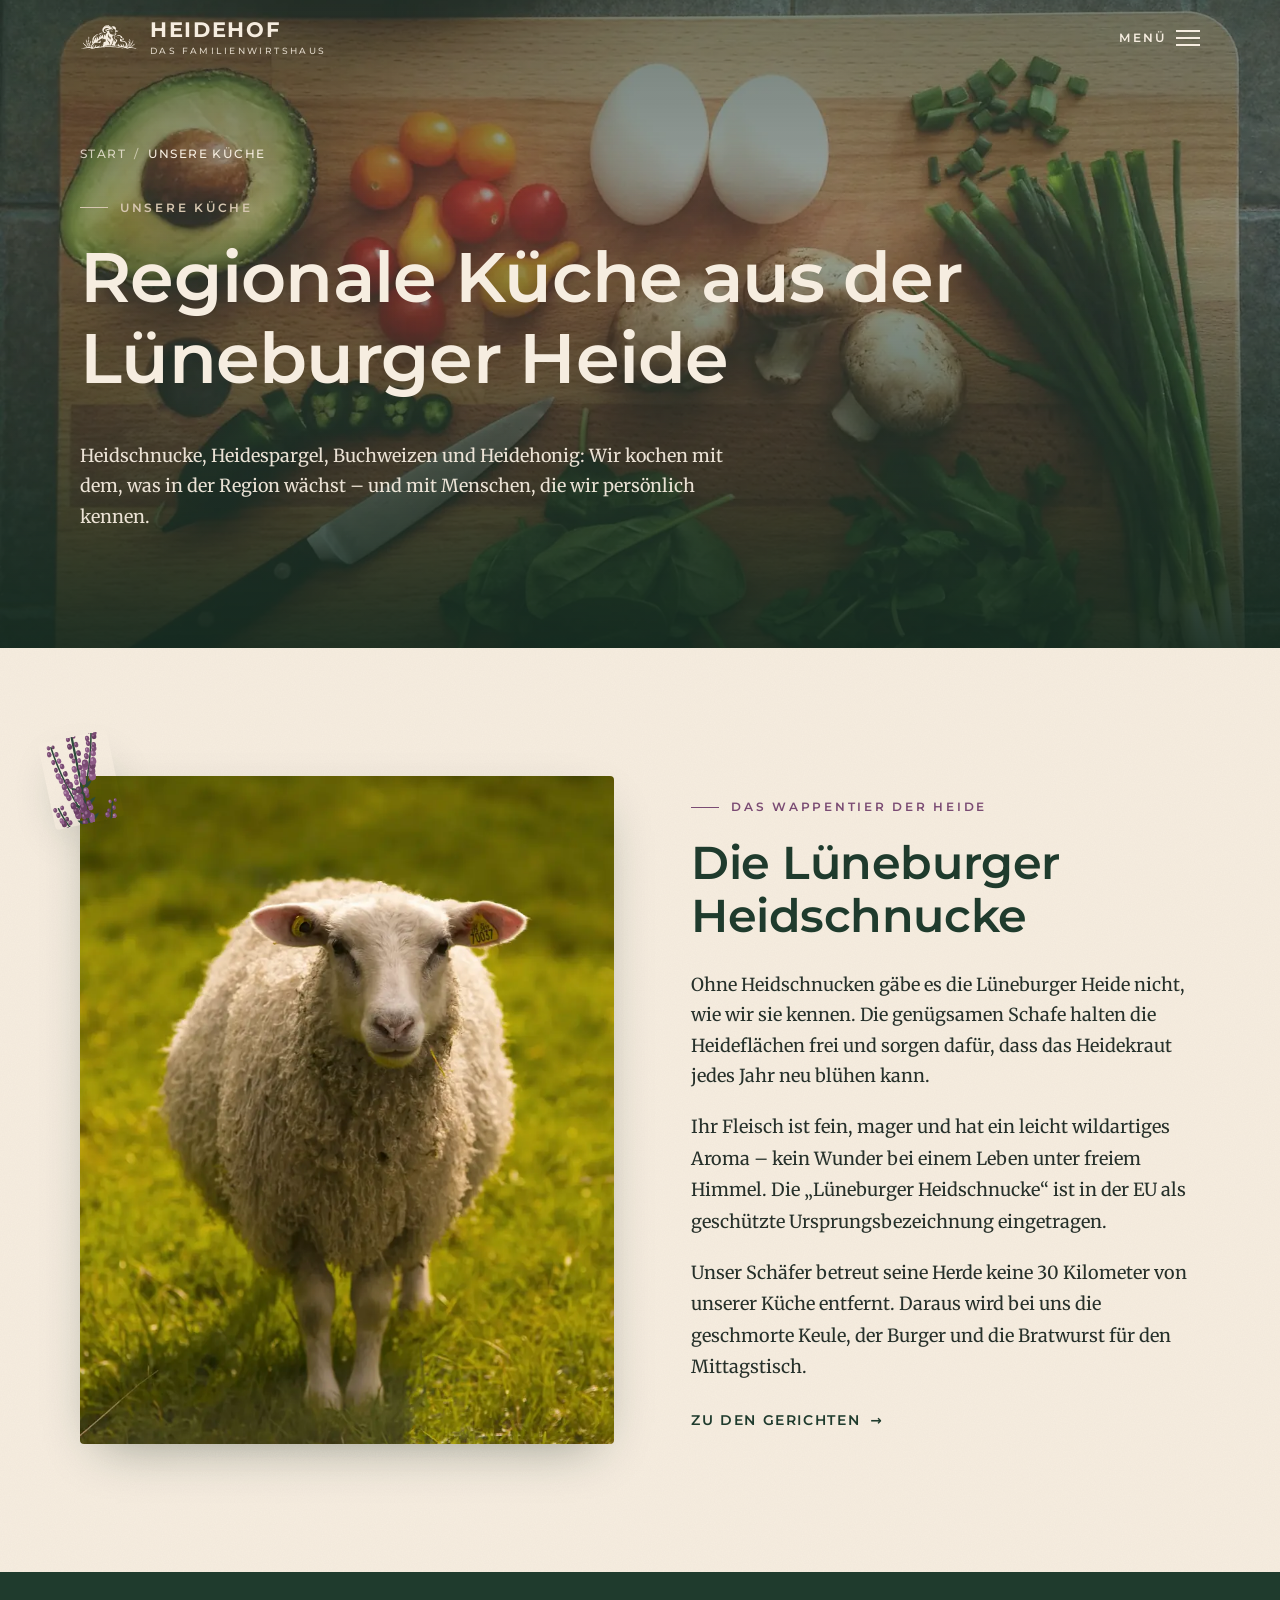
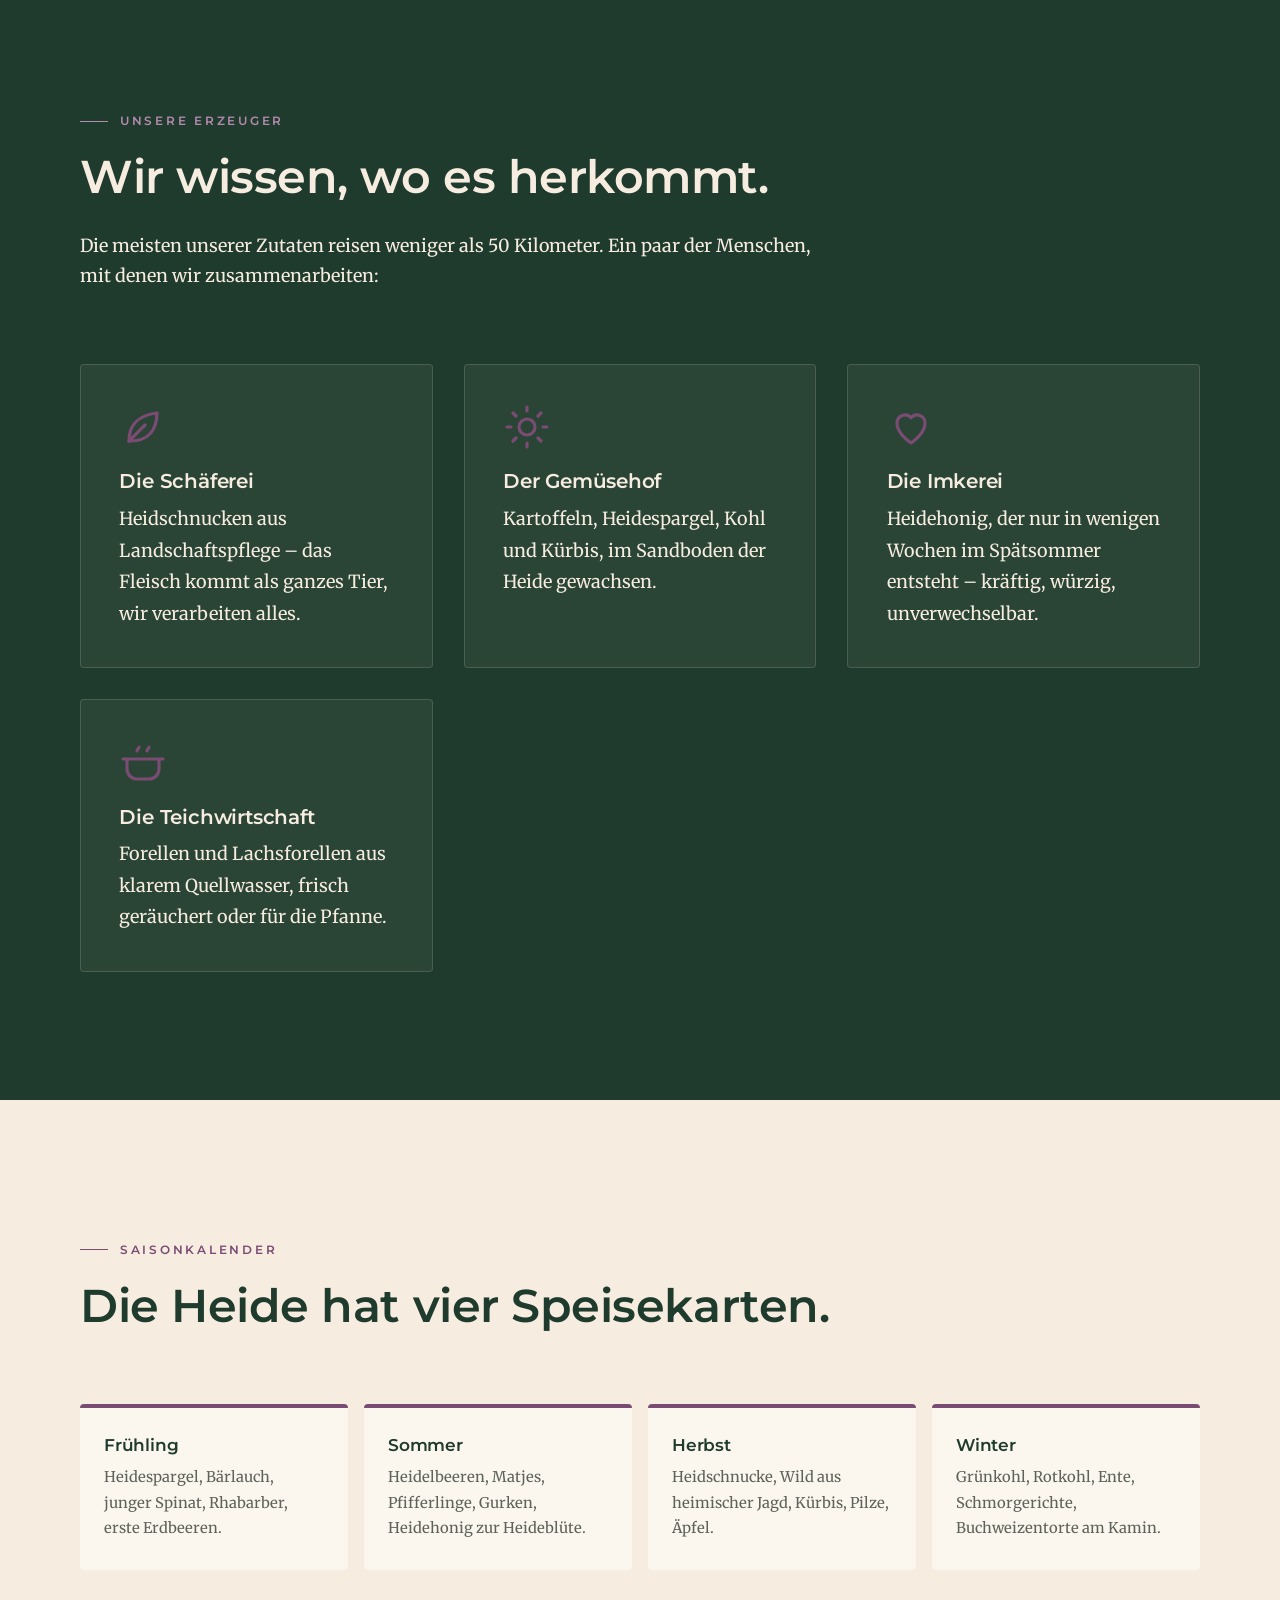
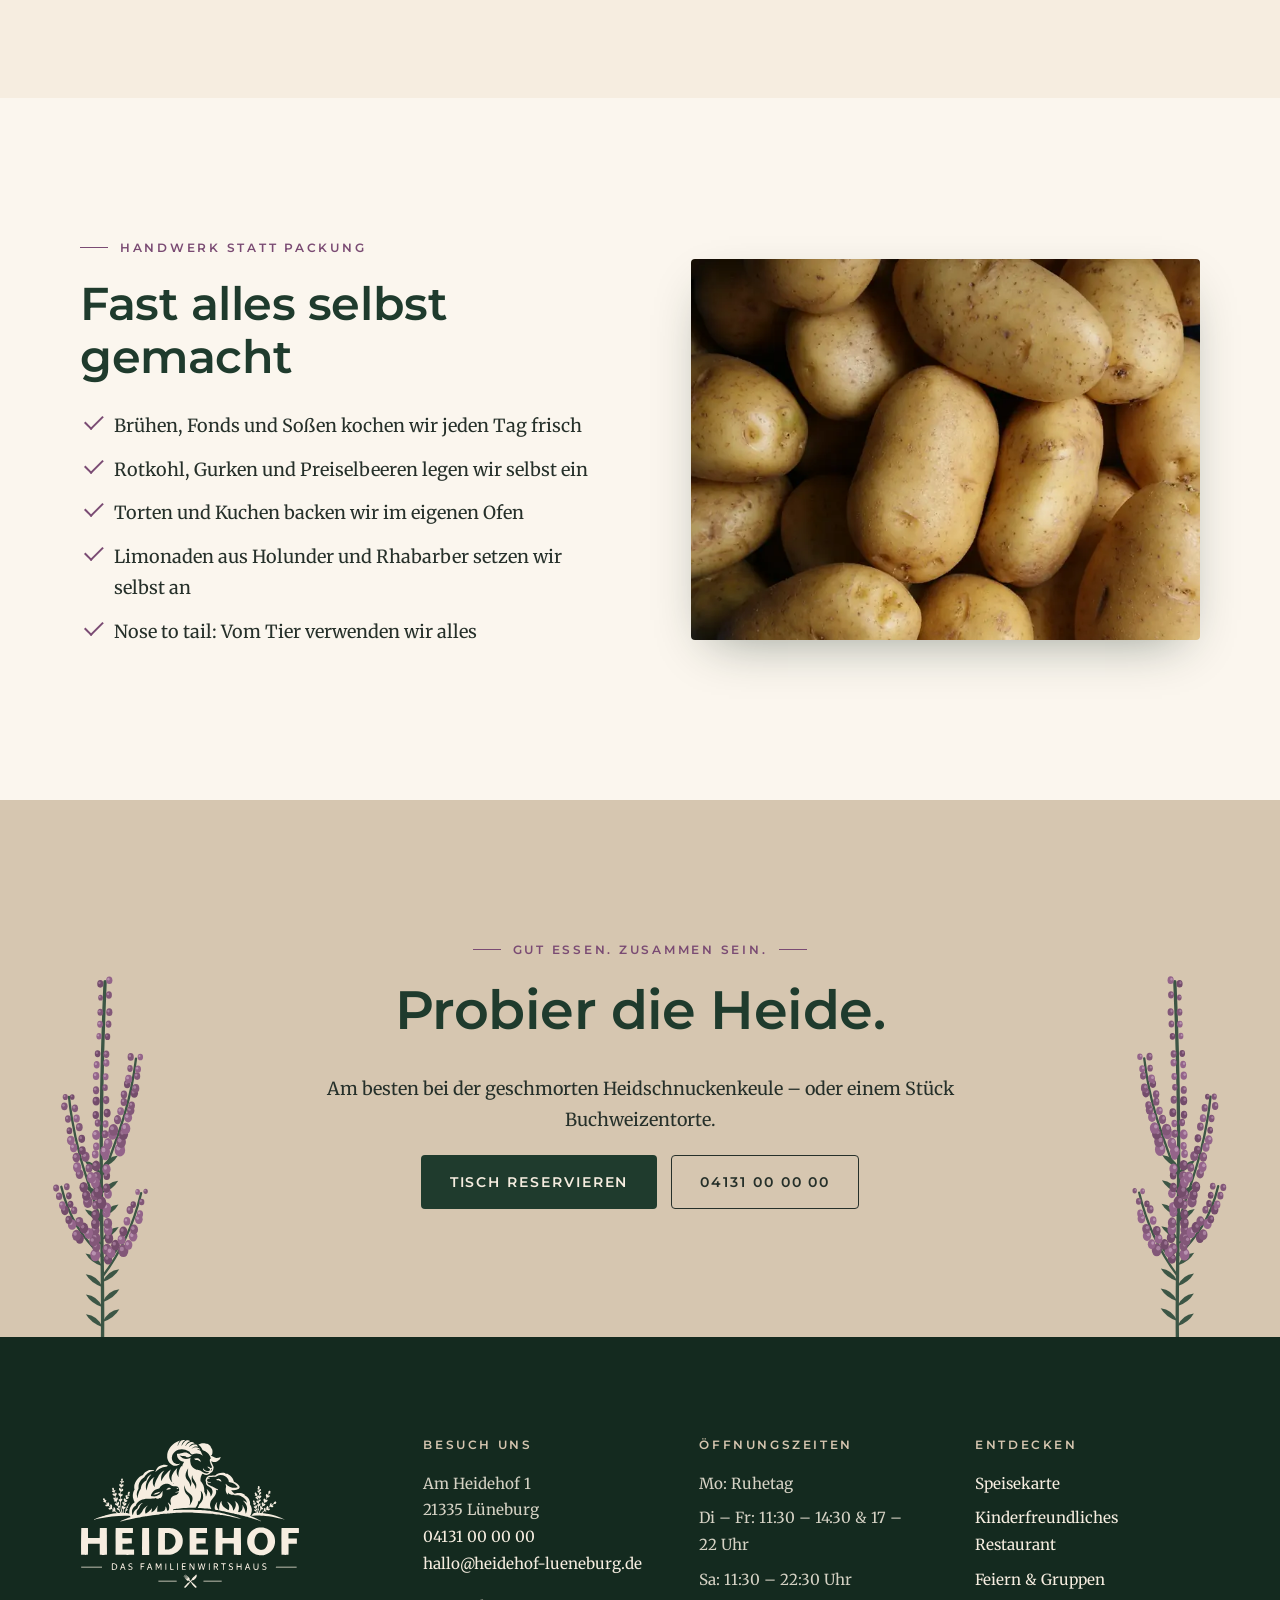
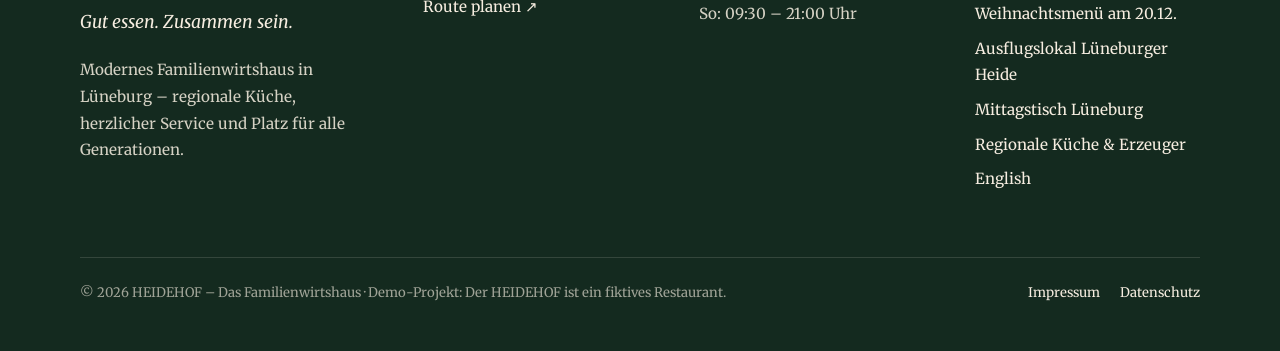
<file: regionale-kueche/index.html>
<!doctype html>
<html lang="de">
<head>
<meta charset="utf-8">
<meta name="viewport" content="width=device-width, initial-scale=1">
<title>Regionale Küche Lüneburger Heide – Heidschnucke | HEIDEHOF</title>
<meta name="description" content="Heidschnucke, Heidespargel, Buchweizen & Heidehonig: Im HEIDEHOF Lüneburg kochen wir regional, saisonal und mit Erzeugern aus maximal 50 km Umkreis.">
<meta name="robots" content="index, follow, max-image-preview:large, max-snippet:-1">
<link rel="canonical" href="https://menoovo.github.io/website-demo/regionale-kueche/">
<meta name="theme-color" content="#1F3B2D">
<meta name="geo.region" content="DE-NI">
<meta name="geo.placename" content="Lüneburg">
<meta name="geo.position" content="53.2272;10.4031">
<meta name="ICBM" content="53.2272, 10.4031">
<meta property="og:type" content="website">
<meta property="og:site_name" content="HEIDEHOF – Das Familienwirtshaus">
<meta property="og:locale" content="de_DE">
<meta property="og:title" content="Regionale Küche Lüneburger Heide – Heidschnucke | HEIDEHOF">
<meta property="og:description" content="Heidschnucke, Heidespargel, Buchweizen & Heidehonig: Im HEIDEHOF Lüneburg kochen wir regional, saisonal und mit Erzeugern aus maximal 50 km Umkreis.">
<meta property="og:url" content="https://menoovo.github.io/website-demo/regionale-kueche/">
<meta property="og:image" content="https://menoovo.github.io/website-demo/assets/img/og-heidehof.jpg">
<meta property="og:image:width" content="1200">
<meta property="og:image:height" content="630">
<meta property="og:image:alt" content="HEIDEHOF – Das Familienwirtshaus in Lüneburg">
<meta name="twitter:card" content="summary_large_image">
<link rel="icon" href="../favicon.svg" type="image/svg+xml">
<link rel="icon" href="../favicon-32.png" sizes="32x32" type="image/png">
<link rel="apple-touch-icon" href="../apple-touch-icon.png">
<link rel="manifest" href="../site.webmanifest">
<link rel="preload" href="../assets/fonts/montserrat.woff2" as="font" type="font/woff2" crossorigin>
<link rel="preload" href="../assets/fonts/merriweather.woff2" as="font" type="font/woff2" crossorigin>
<link rel="preload" as="image" href="../assets/img/gemuese-brett-1600.webp" imagesrcset="../assets/img/gemuese-brett-800.webp 800w, ../assets/img/gemuese-brett-1600.webp 1600w" imagesizes="100vw" fetchpriority="high">
<link rel="stylesheet" href="../assets/css/style.css">
<script>document.documentElement.classList.add("js")</script>
<script type="application/ld+json">{"@context":"https://schema.org","@type":"BreadcrumbList","itemListElement":[{"@type":"ListItem","position":1,"name":"Start","item":"https://menoovo.github.io/website-demo/"},{"@type":"ListItem","position":2,"name":"Unsere Küche","item":"https://menoovo.github.io/website-demo/regionale-kueche/"}]}</script>
</head>
<body class="hat-hero">
<a class="skip-link" href="#inhalt">Zum Inhalt springen</a>
<header class="site-header">
  <div class="wrap">
    <a class="marke" href="../" aria-label="HEIDEHOF – zur Startseite">
      <img class="marke-dunkel" src="../assets/logo/heidehof-zeichen-gruen.svg" alt="" width="58" height="25">
      <img class="marke-hell" src="../assets/logo/heidehof-zeichen-creme.svg" alt="" width="58" height="25">
      <span class="marke-text"><strong>HEIDEHOF</strong><small>Das Familienwirtshaus</small></span>
    </a>
    <button class="nav-toggle" type="button" aria-expanded="false" aria-controls="hauptnav">Menü <span aria-hidden="true"><i></i><i></i><i></i></span></button>
    <nav class="hauptnav" id="hauptnav" aria-label="Hauptnavigation">
      <ul><li><a href="../speisekarte/">Speisekarte</a></li><li><a href="../familien/">Familien</a></li><li><a href="../feiern/">Feiern</a></li><li><a href="../ausflug/">Ausflug</a></li><li><a href="../mittagstisch/">Mittagstisch</a></li><li><a href="../regionale-kueche/" aria-current="page">Unsere Küche</a></li><li data-bis="2026-12-21"><a href="../weihnachten/" class=nav-hervor>Weihnachten</a></li><li><a class="btn btn--gruen" href="../reservieren/">Reservieren</a></li></ul>
    </nav>
  </div>
</header>
<main id="inhalt">
<header class="seiten-hero">
  <div class="hero-bild"><img src="../assets/img/gemuese-brett-1600.webp" srcset="../assets/img/gemuese-brett-800.webp 800w, ../assets/img/gemuese-brett-1600.webp 1600w" sizes="100vw" width="1600" height="1600" alt="Frisches Gemüse auf einem Holzbrett" fetchpriority="high"></div>
  <div class="wrap">
    <nav class="brotkrumen" aria-label="Brotkrumen"><ol><li><a href="../">Start</a></li><li aria-current="page">Unsere Küche</li></ol></nav>
    <p class="kicker">Unsere Küche</p>
    <h1>Regionale Küche aus der Lüneburger Heide</h1>
    <p class="lead">Heidschnucke, Heidespargel, Buchweizen und Heidehonig: Wir kochen mit dem, was in der Region wächst – und mit Menschen, die wir persönlich kennen.</p>
    
  </div>
</header>
<section class="sektion papier" id="heidschnucke">
  <div class="wrap split">
    <div class="split-bild" data-reveal><img src="../assets/img/heidschnucke-1600.webp" srcset="../assets/img/heidschnucke-800.webp 800w, ../assets/img/heidschnucke-1600.webp 1600w" sizes="(max-width: 860px) 100vw, 50vw" width="1600" height="2400" alt="Schaf auf einer sonnigen Weide" loading="lazy" decoding="async"><img src="../assets/img/heidezweig.svg" alt="" class="zweig-deko" width="80" height="305" aria-hidden="true"></div>
    <div data-reveal style="--verz:.15s">
      <p class="kicker">Das Wappentier der Heide</p>
      <h2>Die Lüneburger Heidschnucke</h2>
      <p class="lead">Ohne Heidschnucken gäbe es die Lüneburger Heide nicht, wie wir sie kennen. Die genügsamen Schafe halten die Heideflächen frei und sorgen dafür, dass das Heidekraut jedes Jahr neu blühen kann.</p>
      <p>Ihr Fleisch ist fein, mager und hat ein leicht wildartiges Aroma – kein Wunder bei einem Leben unter freiem Himmel. Die „Lüneburger Heidschnucke“ ist in der EU als geschützte Ursprungsbezeichnung eingetragen.</p>
      <p>Unser Schäfer betreut seine Herde keine 30 Kilometer von unserer Küche entfernt. Daraus wird bei uns die geschmorte Keule, der Burger und die Bratwurst für den Mittagstisch.</p>
      <a class="pfeil-link" href="../speisekarte/#hauptgerichte">Zu den Gerichten</a>
    </div>
  </div>
</section>
<section class="sektion sektion--gruen">
  <div class="wrap">
    <div class="sektion-kopf" data-reveal><p class="kicker">Unsere Erzeuger</p><h2>Wir wissen, wo es herkommt.</h2><p class="lead">Die meisten unserer Zutaten reisen weniger als 50 Kilometer. Ein paar der Menschen, mit denen wir zusammenarbeiten:</p></div>
    <div class="karten">
      <article class="karte" data-reveal style="--verz:0.00s"><svg class="karte-icon" viewBox="0 0 24 24" fill="none" stroke="currentColor" stroke-width="1.6" stroke-linecap="round" stroke-linejoin="round" aria-hidden="true"><path d="M5 19c0-8 5-13 14-14 0 9-5 14-13 14z"/><path d="M5 19 13 11"/></svg><h3>Die Schäferei</h3><p>Heidschnucken aus Landschaftspflege – das Fleisch kommt als ganzes Tier, wir verarbeiten alles.</p></article>
      <article class="karte" data-reveal style="--verz:0.08s"><svg class="karte-icon" viewBox="0 0 24 24" fill="none" stroke="currentColor" stroke-width="1.6" stroke-linecap="round" stroke-linejoin="round" aria-hidden="true"><circle cx="12" cy="12" r="4"/><path d="M12 2v2m0 16v2M2 12h2m16 0h2M5 5l1.5 1.5m11 11L19 19M5 19l1.5-1.5m11-11L19 5"/></svg><h3>Der Gemüsehof</h3><p>Kartoffeln, Heidespargel, Kohl und Kürbis, im Sandboden der Heide gewachsen.</p></article>
      <article class="karte" data-reveal style="--verz:0.16s"><svg class="karte-icon" viewBox="0 0 24 24" fill="none" stroke="currentColor" stroke-width="1.6" stroke-linecap="round" stroke-linejoin="round" aria-hidden="true"><path d="M12 20s-7-4.4-7-10a4 4 0 0 1 7-2.6A4 4 0 0 1 19 10c0 5.6-7 10-7 10z"/></svg><h3>Die Imkerei</h3><p>Heidehonig, der nur in wenigen Wochen im Spätsommer entsteht – kräftig, würzig, unverwechselbar.</p></article>
      <article class="karte" data-reveal style="--verz:0.24s"><svg class="karte-icon" viewBox="0 0 24 24" fill="none" stroke="currentColor" stroke-width="1.6" stroke-linecap="round" stroke-linejoin="round" aria-hidden="true"><path d="M4 10h16v5a5 5 0 0 1-5 5H9a5 5 0 0 1-5-5zM2 10h20M9 6c0-1 1-1 1-2m4 2c0-1 1-1 1-2"/></svg><h3>Die Teichwirtschaft</h3><p>Forellen und Lachsforellen aus klarem Quellwasser, frisch geräuchert oder für die Pfanne.</p></article>
    </div>
  </div>
</section>
<section class="sektion">
  <div class="wrap">
    <div class="sektion-kopf" data-reveal><p class="kicker">Saisonkalender</p><h2>Die Heide hat vier Speisekarten.</h2></div>
    <div class="saison" data-reveal>
      <div><h3>Frühling</h3><p>Heidespargel, Bärlauch, junger Spinat, Rhabarber, erste Erdbeeren.</p></div>
      <div><h3>Sommer</h3><p>Heidelbeeren, Matjes, Pfifferlinge, Gurken, Heidehonig zur Heideblüte.</p></div>
      <div><h3>Herbst</h3><p>Heidschnucke, Wild aus heimischer Jagd, Kürbis, Pilze, Äpfel.</p></div>
      <div><h3>Winter</h3><p>Grünkohl, Rotkohl, Ente, Schmorgerichte, Buchweizentorte am Kamin.</p></div>
    </div>
  </div>
</section>
<section class="sektion sektion--hell">
  <div class="wrap split split--umgekehrt">
    <div class="split-bild split-bild--quer" data-reveal><img src="../assets/img/kartoffeln-1600.webp" srcset="../assets/img/kartoffeln-800.webp 800w, ../assets/img/kartoffeln-1600.webp 1600w" sizes="(max-width: 860px) 100vw, 50vw" width="1600" height="1066" alt="Frische Kartoffeln aus der Region" loading="lazy" decoding="async"></div>
    <div data-reveal style="--verz:.15s">
      <p class="kicker">Handwerk statt Packung</p>
      <h2>Fast alles selbst gemacht</h2>
      <ul class="haken">
        <li>Brühen, Fonds und Soßen kochen wir jeden Tag frisch</li>
        <li>Rotkohl, Gurken und Preiselbeeren legen wir selbst ein</li>
        <li>Torten und Kuchen backen wir im eigenen Ofen</li>
        <li>Limonaden aus Holunder und Rhabarber setzen wir selbst an</li>
        <li>Nose to tail: Vom Tier verwenden wir alles</li>
      </ul>
    </div>
  </div>
</section>
<section class="sektion sektion--sand cta">
  <img src="../assets/img/heidezweig.svg" alt="" class="zweig-l" width="80" height="305" aria-hidden="true"><img src="../assets/img/heidezweig.svg" alt="" class="zweig-r" width="80" height="305" aria-hidden="true">
  <div class="wrap wrap--schmal zentriert" data-reveal>
    <p class="kicker">Gut essen. Zusammen sein.</p>
    <h2>Probier die Heide.</h2>
    <p class="lead">Am besten bei der geschmorten Heidschnuckenkeule – oder einem Stück Buchweizentorte.</p>
    <div class="btn-reihe">
      <a class="btn btn--gruen" href="../reservieren/">Tisch reservieren</a>
      <a class="btn btn--linie" href="tel:+494131000000">04131 00 00 00</a>
    </div>
  </div>
</section>
</main>
<footer class="site-footer">
  <div class="wrap">
    <div class="footer-raster">
      <div>
        <img class="footer-logo" src="../assets/logo/heidehof-logo-creme.svg" alt="HEIDEHOF – Das Familienwirtshaus" width="220" height="150" loading="lazy">
        <p class="footer-claim">Gut essen. Zusammen sein.</p>
        <p>Modernes Familienwirtshaus in Lüneburg – regionale Küche, herzlicher Service und Platz für alle Generationen.</p>
      </div>
      <div>
        <h2>Besuch uns</h2>
        <p>Am Heidehof 1<br>21335 Lüneburg<br><a href="tel:+494131000000">04131 00 00 00</a><br><a href="mailto:hallo@heidehof-lueneburg.de">hallo@heidehof-lueneburg.de</a></p>
        <p><a href="https://www.openstreetmap.org/?mlat=53.2272&mlon=10.4031#map=15/53.2272/10.4031" rel="noopener" target="_blank">Route planen ↗</a></p>
      </div>
      <div>
        <h2>Öffnungszeiten</h2>
        <ul>
          <li>Mo: Ruhetag</li>
          <li>Di – Fr: 11:30 – 14:30 &amp; 17 – 22 Uhr</li>
          <li>Sa: 11:30 – 22:30 Uhr</li>
          <li>So: 09:30 – 21:00 Uhr</li>
        </ul>
      </div>
      <div>
        <h2>Entdecken</h2>
        <ul>
          <li><a href="../speisekarte/">Speisekarte</a></li>
          <li><a href="../familien/">Kinderfreundliches Restaurant</a></li>
          <li><a href="../feiern/">Feiern &amp; Gruppen</a></li>
          <li data-bis="2026-12-21"><a href="../weihnachten/">Weihnachtsmenü am 20.12.</a></li>
          <li><a href="../ausflug/">Ausflugslokal Lüneburger Heide</a></li>
          <li><a href="../mittagstisch/">Mittagstisch Lüneburg</a></li>
          <li><a href="../regionale-kueche/">Regionale Küche &amp; Erzeuger</a></li>
          <li><a href="../en/" hreflang="en" lang="en">English</a></li>
        </ul>
      </div>
    </div>
    <div class="footer-unten">
      <p>© <span data-jahr>2026</span> HEIDEHOF – Das Familienwirtshaus · Demo-Projekt: Der HEIDEHOF ist ein fiktives Restaurant.</p>
      <ul><li><a href="../impressum/">Impressum</a></li><li><a href="../datenschutz/">Datenschutz</a></li></ul>
    </div>
  </div>
</footer>
<div class="mobil-cta"><a class="btn btn--creme" href="tel:+494131000000">Anrufen</a><a class="btn btn--gruen" href="../reservieren/">Reservieren</a></div>
<script src="../assets/js/main.js" defer></script>
</body>
</html>
</file>
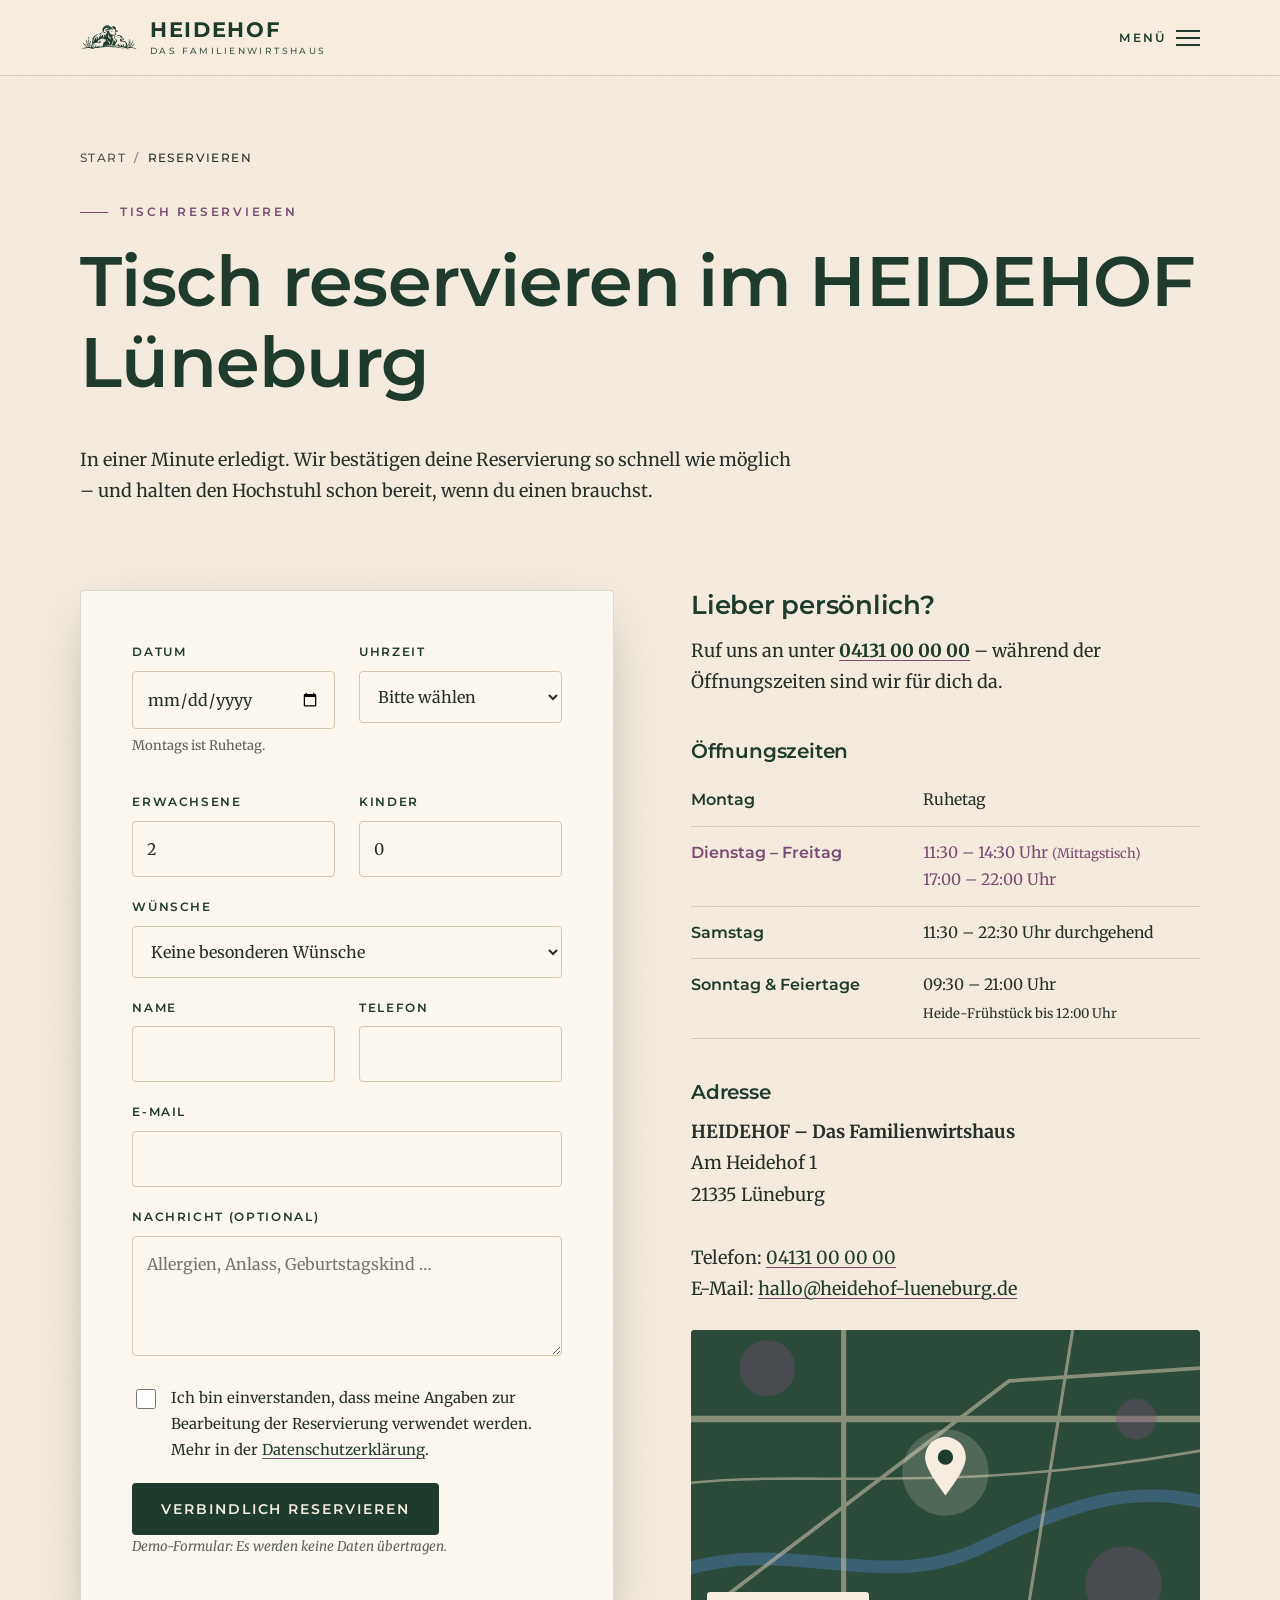
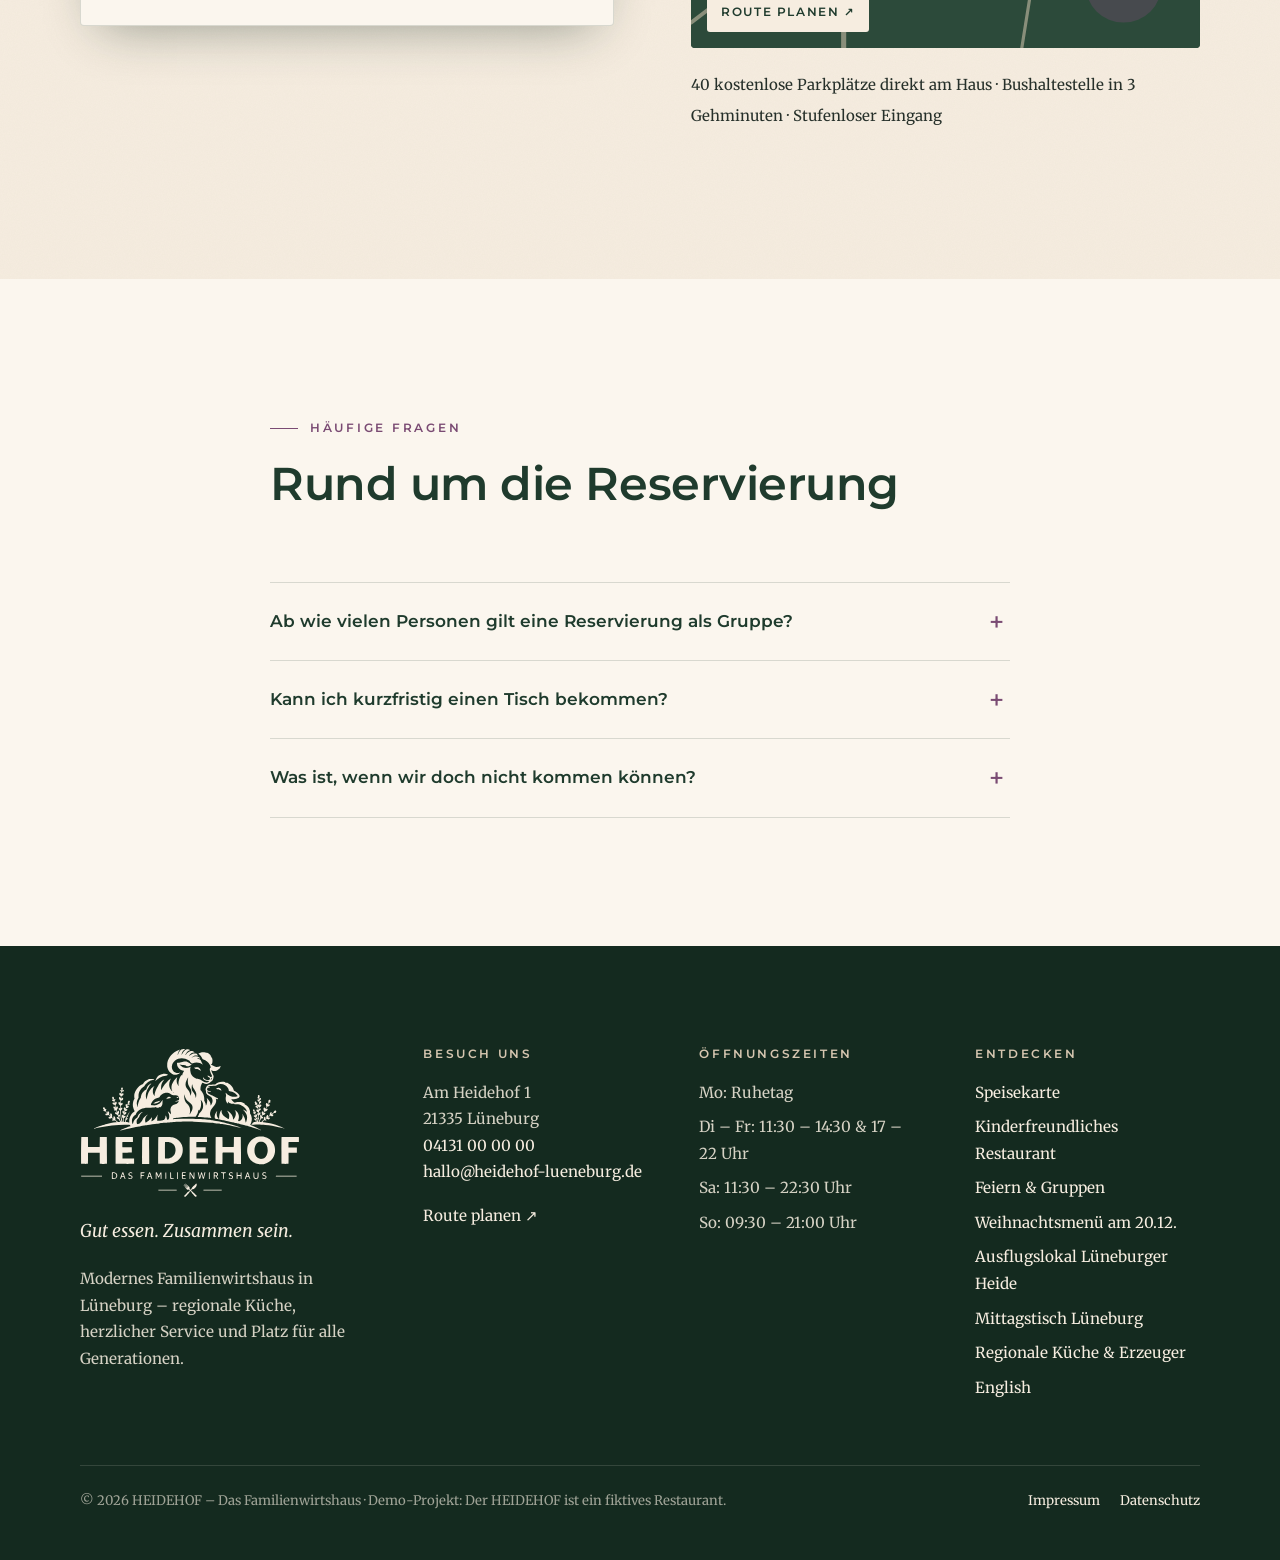
<file: reservieren/index.html>
<!doctype html>
<html lang="de">
<head>
<meta charset="utf-8">
<meta name="viewport" content="width=device-width, initial-scale=1">
<title>Tisch reservieren – HEIDEHOF Lüneburg</title>
<meta name="description" content="Reserviere deinen Tisch im HEIDEHOF Lüneburg online oder telefonisch. Öffnungszeiten, Anfahrt und Parken – Familienwirtshaus mit regionaler Küche.">
<meta name="robots" content="index, follow, max-image-preview:large, max-snippet:-1">
<link rel="canonical" href="https://menoovo.github.io/website-demo/reservieren/">
<meta name="theme-color" content="#1F3B2D">
<meta name="geo.region" content="DE-NI">
<meta name="geo.placename" content="Lüneburg">
<meta name="geo.position" content="53.2272;10.4031">
<meta name="ICBM" content="53.2272, 10.4031">
<meta property="og:type" content="website">
<meta property="og:site_name" content="HEIDEHOF – Das Familienwirtshaus">
<meta property="og:locale" content="de_DE">
<meta property="og:title" content="Tisch reservieren – HEIDEHOF Lüneburg">
<meta property="og:description" content="Reserviere deinen Tisch im HEIDEHOF Lüneburg online oder telefonisch. Öffnungszeiten, Anfahrt und Parken – Familienwirtshaus mit regionaler Küche.">
<meta property="og:url" content="https://menoovo.github.io/website-demo/reservieren/">
<meta property="og:image" content="https://menoovo.github.io/website-demo/assets/img/og-heidehof.jpg">
<meta property="og:image:width" content="1200">
<meta property="og:image:height" content="630">
<meta property="og:image:alt" content="HEIDEHOF – Das Familienwirtshaus in Lüneburg">
<meta name="twitter:card" content="summary_large_image">
<link rel="icon" href="../favicon.svg" type="image/svg+xml">
<link rel="icon" href="../favicon-32.png" sizes="32x32" type="image/png">
<link rel="apple-touch-icon" href="../apple-touch-icon.png">
<link rel="manifest" href="../site.webmanifest">
<link rel="preload" href="../assets/fonts/montserrat.woff2" as="font" type="font/woff2" crossorigin>
<link rel="preload" href="../assets/fonts/merriweather.woff2" as="font" type="font/woff2" crossorigin>
<link rel="stylesheet" href="../assets/css/style.css">
<script>document.documentElement.classList.add("js")</script>
<script type="application/ld+json">{"@context":"https://schema.org","@type":"FAQPage","mainEntity":[{"@type":"Question","name":"Ab wie vielen Personen gilt eine Reservierung als Gruppe?","acceptedAnswer":{"@type":"Answer","text":"Ab 10 Personen planen wir gemeinsam mit dir. Schau dafür am besten auf unserer Seite für Feiern und Gruppen vorbei."}},{"@type":"Question","name":"Kann ich kurzfristig einen Tisch bekommen?","acceptedAnswer":{"@type":"Answer","text":"Unter der Woche fast immer. Am Wochenende ruf am besten kurz an – wir finden oft noch eine Lösung."}},{"@type":"Question","name":"Was ist, wenn wir doch nicht kommen können?","acceptedAnswer":{"@type":"Answer","text":"Kein Problem, sag uns einfach so früh wie möglich Bescheid. Dann freut sich eine andere Familie über den Tisch."}}]}</script>
<script type="application/ld+json">{"@context":"https://schema.org","@type":"BreadcrumbList","itemListElement":[{"@type":"ListItem","position":1,"name":"Start","item":"https://menoovo.github.io/website-demo/"},{"@type":"ListItem","position":2,"name":"Reservieren","item":"https://menoovo.github.io/website-demo/reservieren/"}]}</script>
</head>
<body class="">
<a class="skip-link" href="#inhalt">Zum Inhalt springen</a>
<header class="site-header">
  <div class="wrap">
    <a class="marke" href="../" aria-label="HEIDEHOF – zur Startseite">
      <img class="marke-dunkel" src="../assets/logo/heidehof-zeichen-gruen.svg" alt="" width="58" height="25">
      <img class="marke-hell" src="../assets/logo/heidehof-zeichen-creme.svg" alt="" width="58" height="25">
      <span class="marke-text"><strong>HEIDEHOF</strong><small>Das Familienwirtshaus</small></span>
    </a>
    <button class="nav-toggle" type="button" aria-expanded="false" aria-controls="hauptnav">Menü <span aria-hidden="true"><i></i><i></i><i></i></span></button>
    <nav class="hauptnav" id="hauptnav" aria-label="Hauptnavigation">
      <ul><li><a href="../speisekarte/">Speisekarte</a></li><li><a href="../familien/">Familien</a></li><li><a href="../feiern/">Feiern</a></li><li><a href="../ausflug/">Ausflug</a></li><li><a href="../mittagstisch/">Mittagstisch</a></li><li><a href="../regionale-kueche/">Unsere Küche</a></li><li data-bis="2026-12-21"><a href="../weihnachten/" class=nav-hervor>Weihnachten</a></li><li><a class="btn btn--gruen" href="../reservieren/">Reservieren</a></li></ul>
    </nav>
  </div>
</header>
<main id="inhalt">
<div class="seiten-kopf papier">
  <div class="wrap">
    <nav class="brotkrumen" aria-label="Brotkrumen"><ol><li><a href="../">Start</a></li><li aria-current="page">Reservieren</li></ol></nav>
    <p class="kicker">Tisch reservieren</p>
    <h1>Tisch reservieren im HEIDEHOF Lüneburg</h1>
    <p class="lead" style="max-width:720px">In einer Minute erledigt. Wir bestätigen deine Reservierung so schnell wie möglich – und halten den Hochstuhl schon bereit, wenn du einen brauchst.</p>
  </div>
</div>
<section class="sektion papier" style="padding-top:24px">
  <div class="wrap split" style="align-items:start">
    <div class="formular-box" data-reveal>
      <form class="formular" data-demo-formular="res-ok" novalidate>
        <div class="feld"><label for="r-datum">Datum</label><input id="r-datum" name="datum" type="date" required><p class="hilfe">Montags ist Ruhetag.</p></div>
        <div class="feld"><label for="r-zeit">Uhrzeit</label><select id="r-zeit" name="zeit" required><option value="">Bitte wählen</option><option>09:30 (nur sonntags)</option><option>10:30 (nur sonntags)</option><option>11:30</option><option>12:00</option><option>12:30</option><option>13:00</option><option>13:30</option><option>17:00</option><option>17:30</option><option>18:00</option><option>18:30</option><option>19:00</option><option>19:30</option><option>20:00</option><option>20:30</option></select></div>
        <div class="feld"><label for="r-erw">Erwachsene</label><input id="r-erw" name="erwachsene" type="number" min="1" max="9" value="2" inputmode="numeric" required></div>
        <div class="feld"><label for="r-kinder">Kinder</label><input id="r-kinder" name="kinder" type="number" min="0" max="9" value="0" inputmode="numeric"></div>
        <div class="feld voll"><label for="r-wunsch">Wünsche</label><select id="r-wunsch" name="wunsch"><option>Keine besonderen Wünsche</option><option>Hochstuhl benötigt</option><option>Platz nahe der Spielecke</option><option>Ruhiger Tisch</option><option>Im Heidegarten (bei gutem Wetter)</option><option>Barrierefreier Platz</option><option>Wir haben einen Hund dabei</option></select></div>
        <div class="feld"><label for="r-name">Name</label><input id="r-name" name="name" autocomplete="name" required></div>
        <div class="feld"><label for="r-tel">Telefon</label><input id="r-tel" name="telefon" type="tel" autocomplete="tel" required></div>
        <div class="feld voll"><label for="r-mail">E-Mail</label><input id="r-mail" name="email" type="email" autocomplete="email" required></div>
        <div class="feld voll"><label for="r-text">Nachricht (optional)</label><textarea id="r-text" name="nachricht" placeholder="Allergien, Anlass, Geburtstagskind …"></textarea></div>
        <label class="check voll"><input type="checkbox" required> <span>Ich bin einverstanden, dass meine Angaben zur Bearbeitung der Reservierung verwendet werden. Mehr in der <a href="../datenschutz/">Datenschutzerklärung</a>.</span></label>
        <div class="voll"><button class="btn btn--gruen" type="submit">Verbindlich reservieren</button><p class="demo-hinweis">Demo-Formular: Es werden keine Daten übertragen.</p></div>
      </form>
      <div class="bestaetigung" id="res-ok" role="status">
        <img src="../assets/logo/heidehof-zeichen-gruen.svg" alt="" width="120" height="52" style="margin:0 auto 20px">
        <h2>Danke, <span data-name>du</span>!</h2>
        <p class="lead">Wir freuen uns auf euch. Eine Bestätigung kommt gleich per E-Mail.</p>
        <p class="demo-hinweis">(Demo – es wurde keine Reservierung übermittelt.)</p>
      </div>
    </div>
    <div data-reveal style="--verz:.15s">
      <h2 style="font-size:1.6rem">Lieber persönlich?</h2>
      <p>Ruf uns an unter <a href="tel:+494131000000"><strong>04131 00 00 00</strong></a> – während der Öffnungszeiten sind wir für dich da.</p>
      <h3 style="margin-top:2em">Öffnungszeiten</h3>
      <table class="zeiten"><caption class="visually-hidden">Öffnungszeiten</caption><tr data-tage="1"><th scope="row">Montag</th><td>Ruhetag</td></tr><tr data-tage="2,3,4,5"><th scope="row">Dienstag – Freitag</th><td>11:30 – 14:30 Uhr <small>(Mittagstisch)</small><br>17:00 – 22:00 Uhr</td></tr><tr data-tage="6"><th scope="row">Samstag</th><td>11:30 – 22:30 Uhr durchgehend</td></tr><tr data-tage="0"><th scope="row">Sonntag &amp; Feiertage</th><td>09:30 – 21:00 Uhr<br><small>Heide-Frühstück bis 12:00 Uhr</small></td></tr></table>
      <h3 style="margin-top:2em">Adresse</h3>
      <address><strong>HEIDEHOF – Das Familienwirtshaus</strong><br>Am Heidehof 1<br>21335 Lüneburg<br><br>Telefon: <a href="tel:+494131000000">04131 00 00 00</a><br>E-Mail: <a href="mailto:hallo@heidehof-lueneburg.de">hallo@heidehof-lueneburg.de</a></address>
      <p style="margin-top:1.4em"><a class="karte-link" href="https://www.openstreetmap.org/?mlat=53.2272&mlon=10.4031#map=15/53.2272/10.4031" target="_blank" rel="noopener"><svg viewBox="0 0 400 250" preserveAspectRatio="xMidYMid slice" aria-hidden="true">
<rect width="400" height="250" fill="#2c4a3a"/>
<path d="M-10 190 C 80 160, 150 210, 230 170 S 360 120, 420 140" stroke="#3f6b8a" stroke-width="10" fill="none" opacity=".7"/>
<g stroke="#d6c6b0" stroke-linecap="round" fill="none" opacity=".55"><path d="M0 70 H400" stroke-width="5"/><path d="M120 0 V250" stroke-width="4"/><path d="M0 230 L250 40 L400 30" stroke-width="3"/><path d="M260 250 L300 0" stroke-width="2.5"/><path d="M0 120 C 100 110, 200 130, 400 95" stroke-width="2"/></g>
<g fill="#7A4B73" opacity=".35"><circle cx="60" cy="30" r="22"/><circle cx="340" cy="200" r="30"/><circle cx="350" cy="70" r="16"/></g>
<g transform="translate(200 112)"><circle r="34" fill="#F6EDE0" opacity=".18"/><path d="M0 18 C -12 2, -16 -6, -16 -12 a16 16 0 0 1 32 0 c0 6 -4 14 -16 30z" fill="#F6EDE0"/><circle cy="-12" r="6" fill="#1F3B2D"/></g>
</svg><span>Route planen ↗</span></a></p>
      <p><small>40 kostenlose Parkplätze direkt am Haus · Bushaltestelle in 3 Gehminuten · Stufenloser Eingang</small></p>
    </div>
  </div>
</section>
<section class="sektion sektion--hell">
  <div class="wrap wrap--schmal">
    <div class="sektion-kopf" data-reveal><p class="kicker">Häufige Fragen</p><h2>Rund um die Reservierung</h2></div>
    <div class="faq" data-reveal><details><summary>Ab wie vielen Personen gilt eine Reservierung als Gruppe?</summary><div><p>Ab 10 Personen planen wir gemeinsam mit dir. Schau dafür am besten auf unserer Seite für Feiern und Gruppen vorbei.</p></div></details><details><summary>Kann ich kurzfristig einen Tisch bekommen?</summary><div><p>Unter der Woche fast immer. Am Wochenende ruf am besten kurz an – wir finden oft noch eine Lösung.</p></div></details><details><summary>Was ist, wenn wir doch nicht kommen können?</summary><div><p>Kein Problem, sag uns einfach so früh wie möglich Bescheid. Dann freut sich eine andere Familie über den Tisch.</p></div></details></div>
  </div>
</section>
</main>
<footer class="site-footer">
  <div class="wrap">
    <div class="footer-raster">
      <div>
        <img class="footer-logo" src="../assets/logo/heidehof-logo-creme.svg" alt="HEIDEHOF – Das Familienwirtshaus" width="220" height="150" loading="lazy">
        <p class="footer-claim">Gut essen. Zusammen sein.</p>
        <p>Modernes Familienwirtshaus in Lüneburg – regionale Küche, herzlicher Service und Platz für alle Generationen.</p>
      </div>
      <div>
        <h2>Besuch uns</h2>
        <p>Am Heidehof 1<br>21335 Lüneburg<br><a href="tel:+494131000000">04131 00 00 00</a><br><a href="mailto:hallo@heidehof-lueneburg.de">hallo@heidehof-lueneburg.de</a></p>
        <p><a href="https://www.openstreetmap.org/?mlat=53.2272&mlon=10.4031#map=15/53.2272/10.4031" rel="noopener" target="_blank">Route planen ↗</a></p>
      </div>
      <div>
        <h2>Öffnungszeiten</h2>
        <ul>
          <li>Mo: Ruhetag</li>
          <li>Di – Fr: 11:30 – 14:30 &amp; 17 – 22 Uhr</li>
          <li>Sa: 11:30 – 22:30 Uhr</li>
          <li>So: 09:30 – 21:00 Uhr</li>
        </ul>
      </div>
      <div>
        <h2>Entdecken</h2>
        <ul>
          <li><a href="../speisekarte/">Speisekarte</a></li>
          <li><a href="../familien/">Kinderfreundliches Restaurant</a></li>
          <li><a href="../feiern/">Feiern &amp; Gruppen</a></li>
          <li data-bis="2026-12-21"><a href="../weihnachten/">Weihnachtsmenü am 20.12.</a></li>
          <li><a href="../ausflug/">Ausflugslokal Lüneburger Heide</a></li>
          <li><a href="../mittagstisch/">Mittagstisch Lüneburg</a></li>
          <li><a href="../regionale-kueche/">Regionale Küche &amp; Erzeuger</a></li>
          <li><a href="../en/" hreflang="en" lang="en">English</a></li>
        </ul>
      </div>
    </div>
    <div class="footer-unten">
      <p>© <span data-jahr>2026</span> HEIDEHOF – Das Familienwirtshaus · Demo-Projekt: Der HEIDEHOF ist ein fiktives Restaurant.</p>
      <ul><li><a href="../impressum/">Impressum</a></li><li><a href="../datenschutz/">Datenschutz</a></li></ul>
    </div>
  </div>
</footer>
<div class="mobil-cta"><a class="btn btn--creme" href="tel:+494131000000">Anrufen</a><a class="btn btn--gruen" href="../reservieren/">Reservieren</a></div>
<script src="../assets/js/main.js" defer></script>
</body>
</html>
</file>
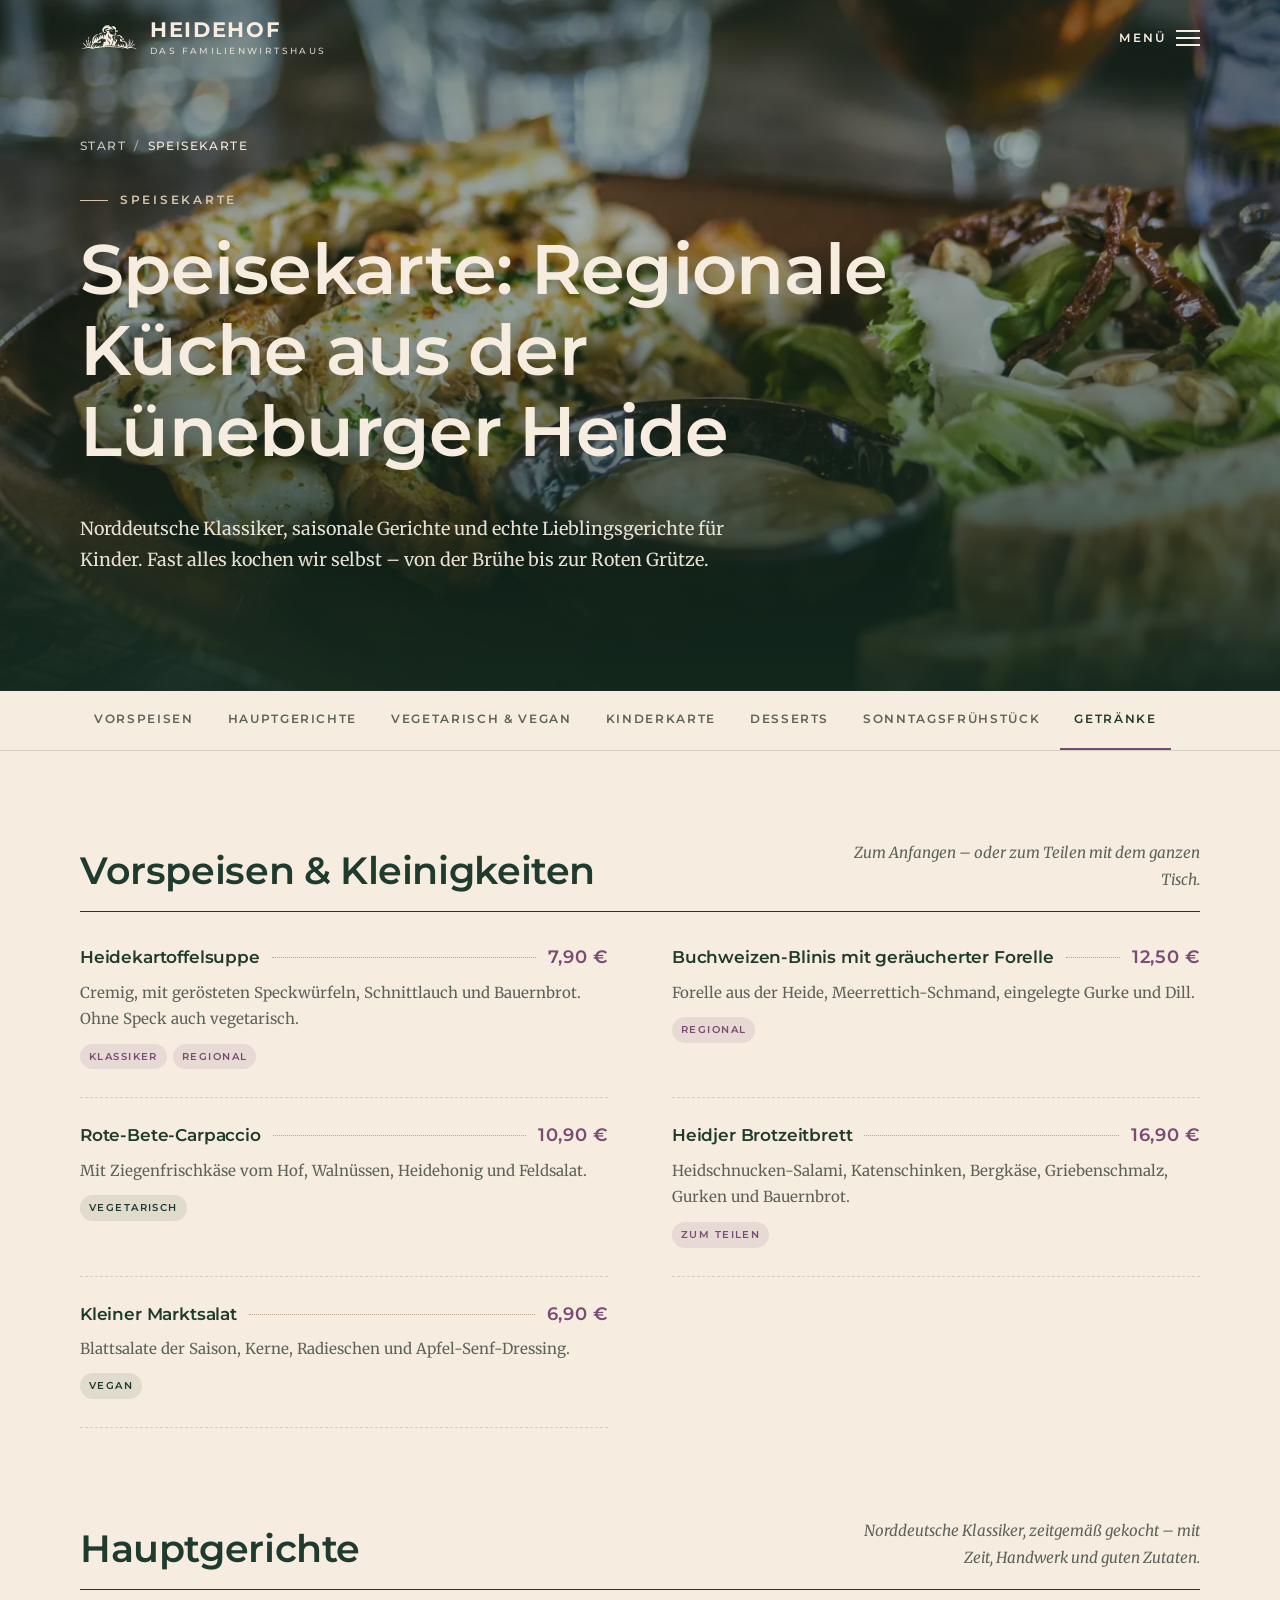
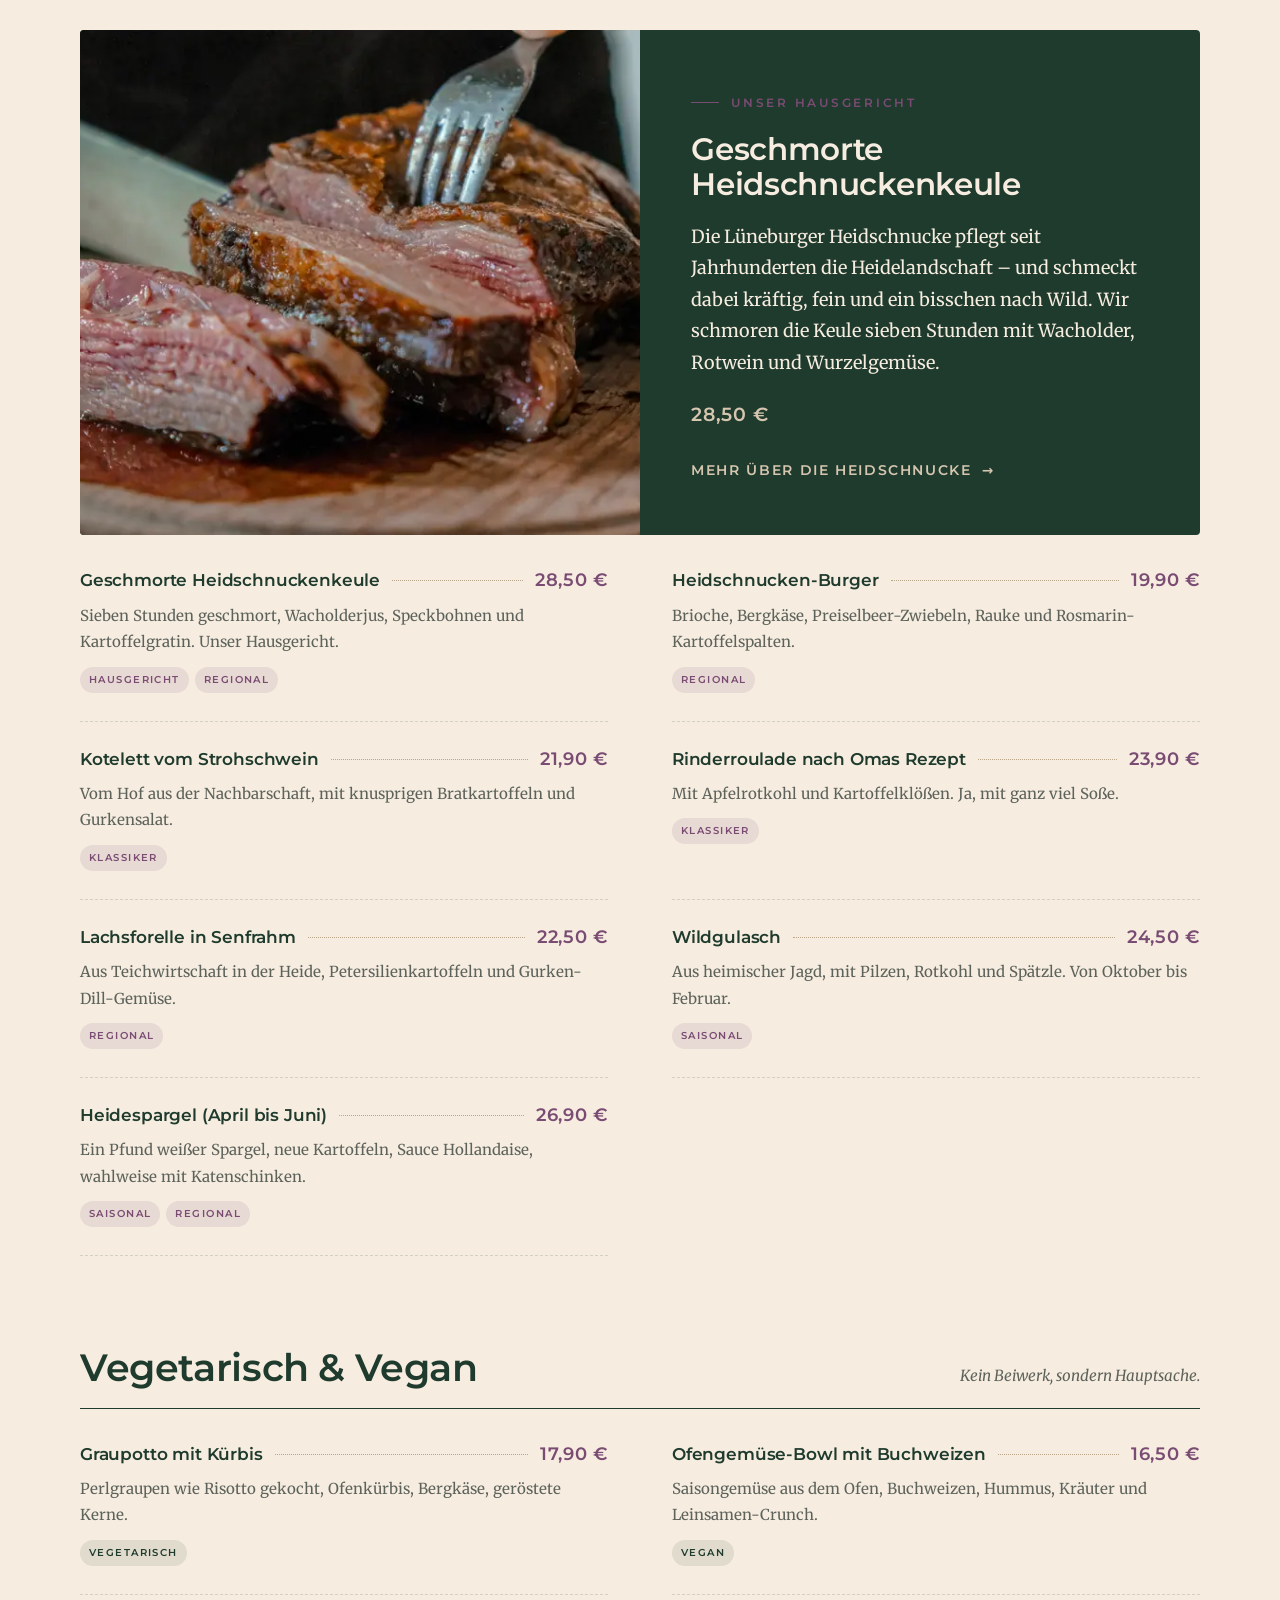
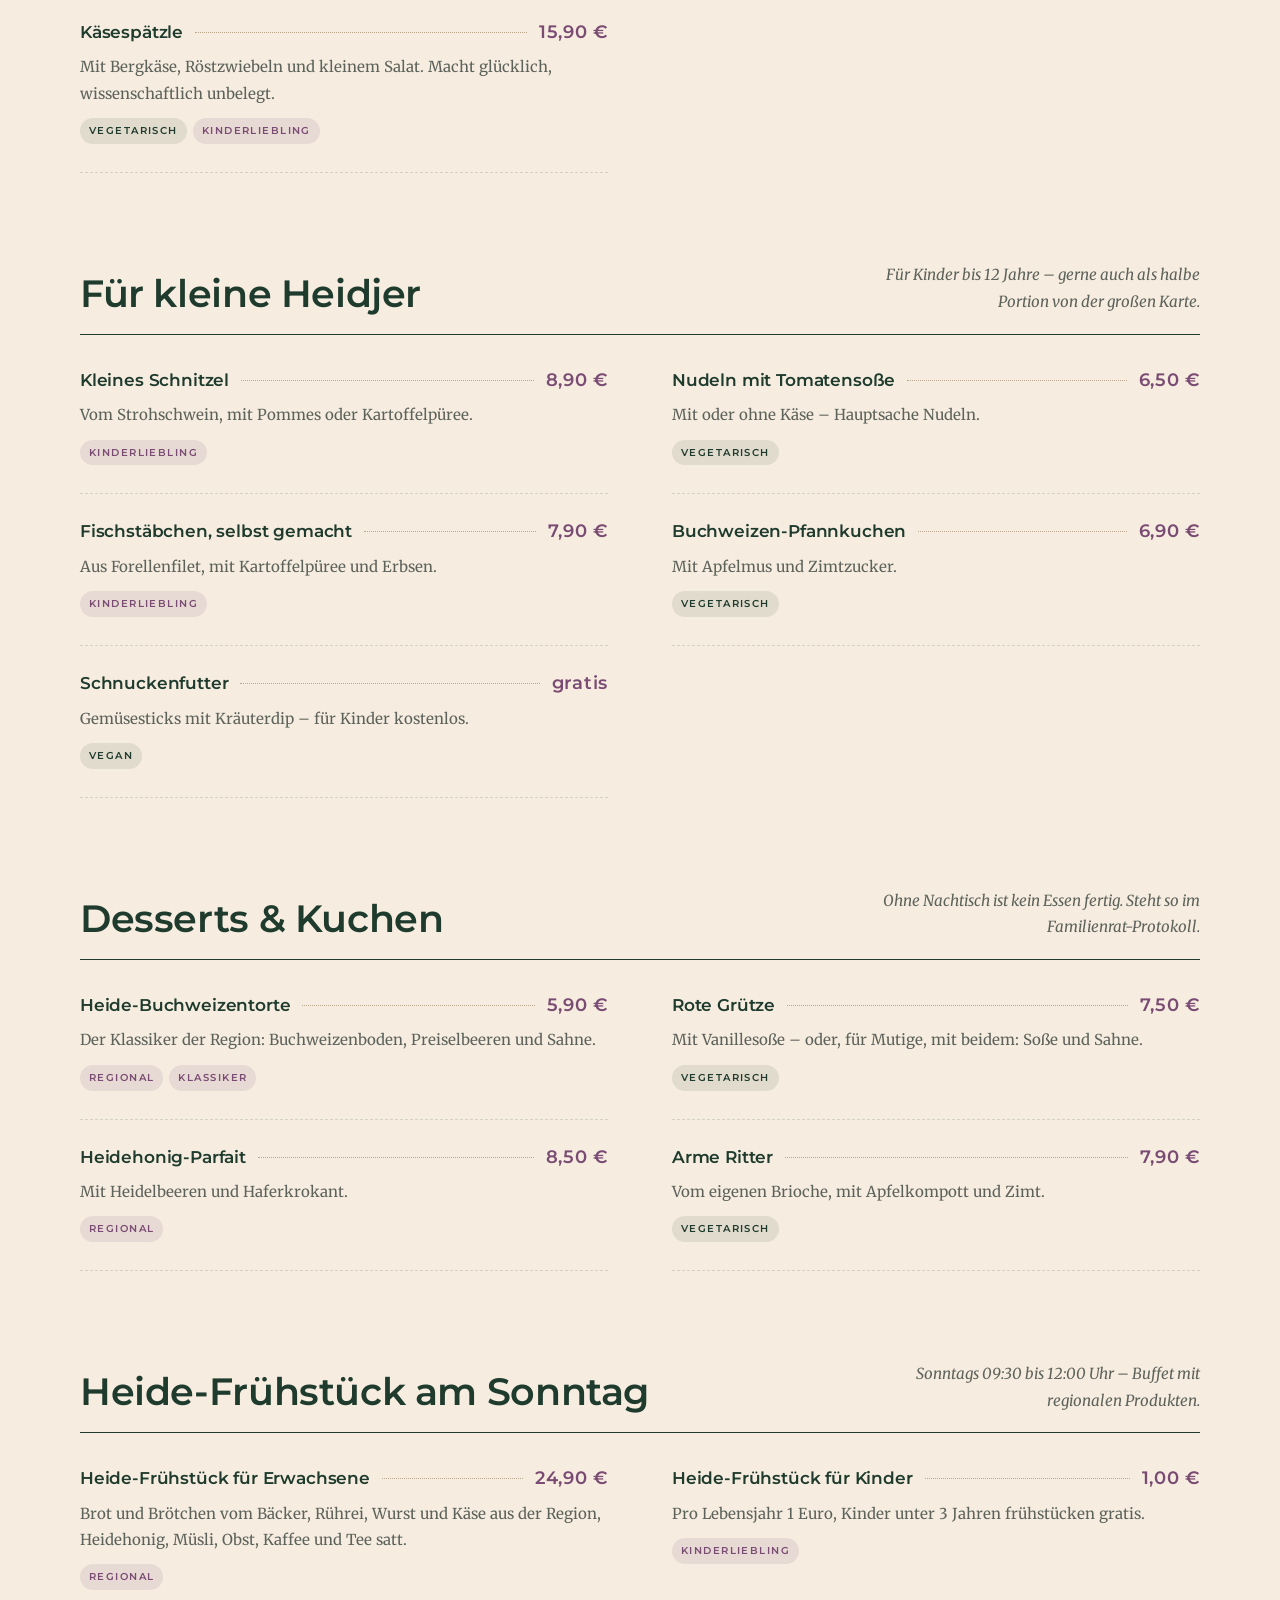
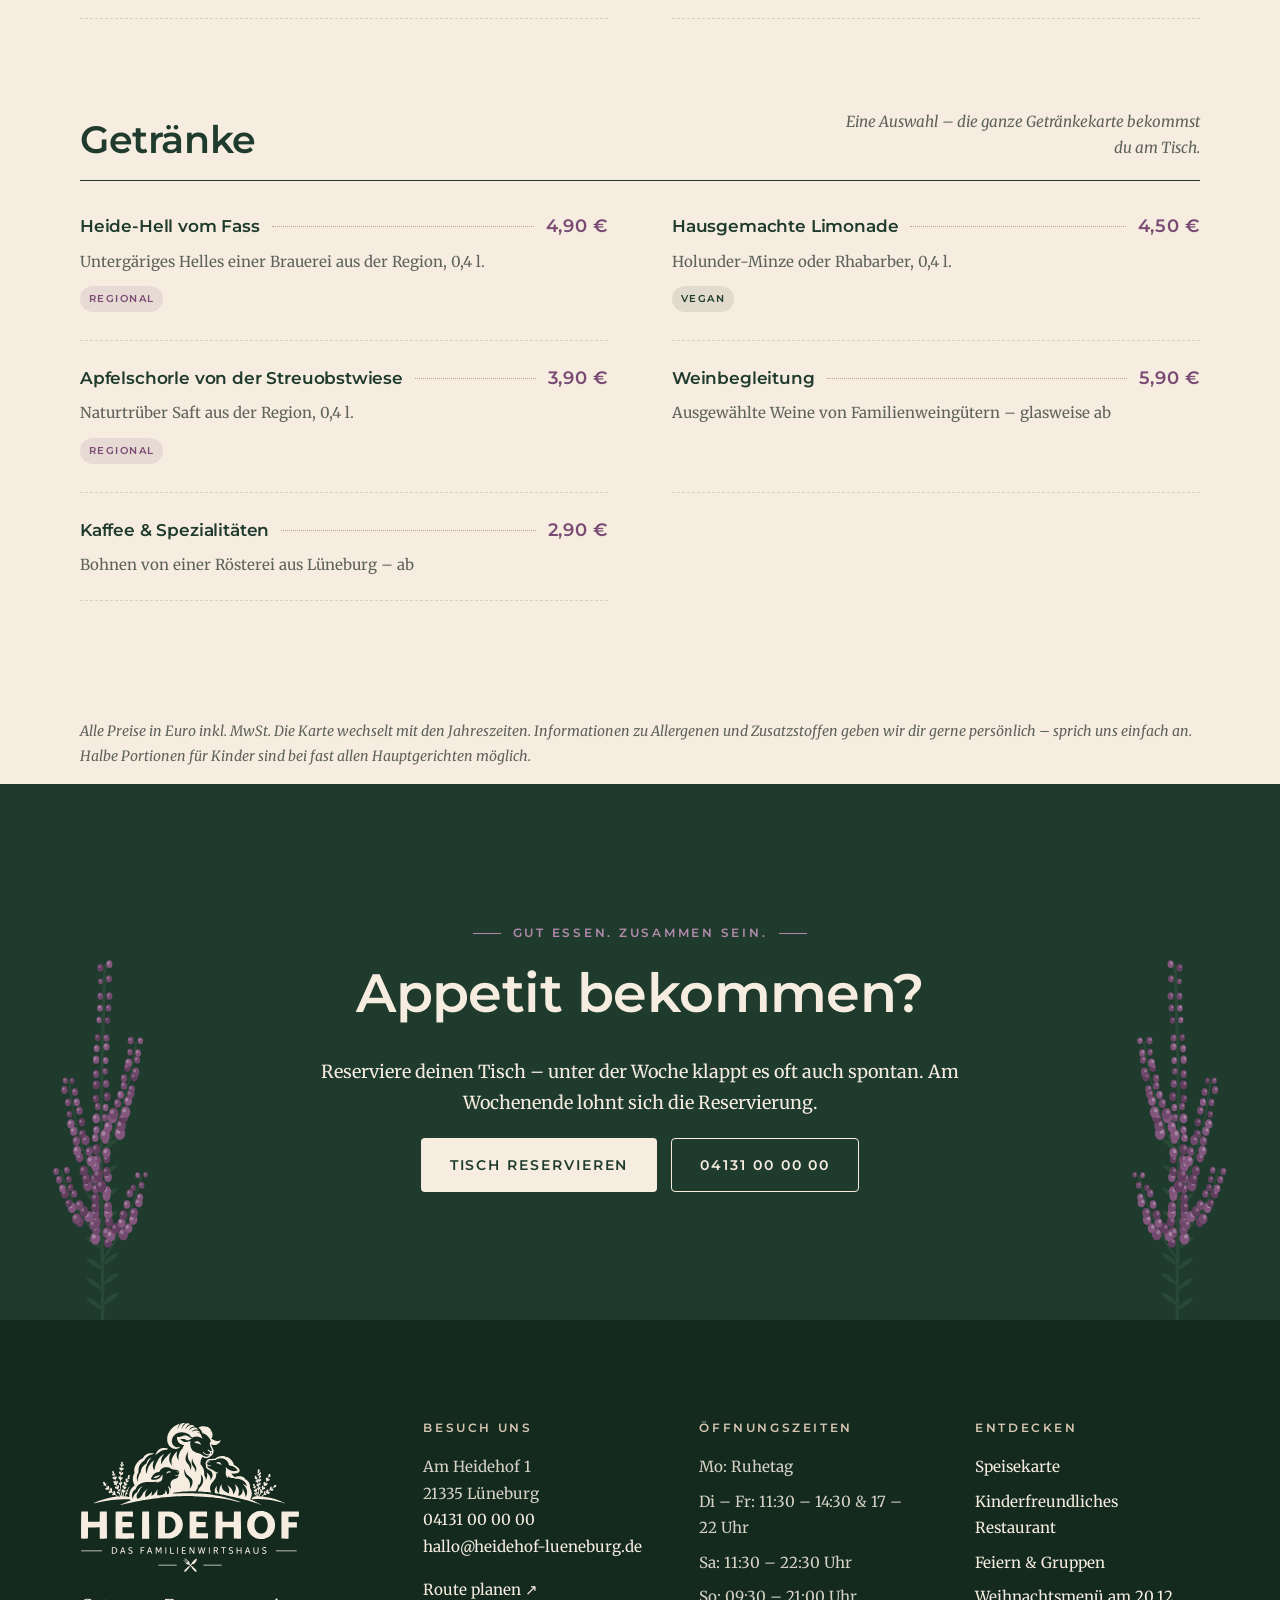
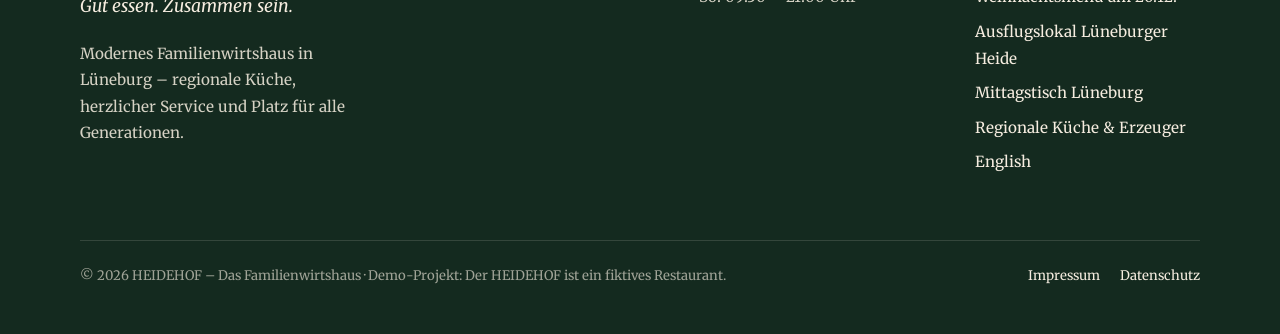
<file: speisekarte/index.html>
<!doctype html>
<html lang="de">
<head>
<meta charset="utf-8">
<meta name="viewport" content="width=device-width, initial-scale=1">
<title>Speisekarte – Regionale Küche in Lüneburg | HEIDEHOF</title>
<meta name="description" content="Die Speisekarte des HEIDEHOF Lüneburg: Heidschnuckenkeule, Heidespargel, norddeutsche Klassiker, vegetarische & vegane Gerichte, Kinderkarte und Sonntagsfrühstück.">
<meta name="robots" content="index, follow, max-image-preview:large, max-snippet:-1">
<link rel="canonical" href="https://menoovo.github.io/website-demo/speisekarte/">
<meta name="theme-color" content="#1F3B2D">
<meta name="geo.region" content="DE-NI">
<meta name="geo.placename" content="Lüneburg">
<meta name="geo.position" content="53.2272;10.4031">
<meta name="ICBM" content="53.2272, 10.4031">
<meta property="og:type" content="website">
<meta property="og:site_name" content="HEIDEHOF – Das Familienwirtshaus">
<meta property="og:locale" content="de_DE">
<meta property="og:title" content="Speisekarte – Regionale Küche in Lüneburg | HEIDEHOF">
<meta property="og:description" content="Die Speisekarte des HEIDEHOF Lüneburg: Heidschnuckenkeule, Heidespargel, norddeutsche Klassiker, vegetarische & vegane Gerichte, Kinderkarte und Sonntagsfrühstück.">
<meta property="og:url" content="https://menoovo.github.io/website-demo/speisekarte/">
<meta property="og:image" content="https://menoovo.github.io/website-demo/assets/img/og-heidehof.jpg">
<meta property="og:image:width" content="1200">
<meta property="og:image:height" content="630">
<meta property="og:image:alt" content="HEIDEHOF – Das Familienwirtshaus in Lüneburg">
<meta name="twitter:card" content="summary_large_image">
<link rel="icon" href="../favicon.svg" type="image/svg+xml">
<link rel="icon" href="../favicon-32.png" sizes="32x32" type="image/png">
<link rel="apple-touch-icon" href="../apple-touch-icon.png">
<link rel="manifest" href="../site.webmanifest">
<link rel="preload" href="../assets/fonts/montserrat.woff2" as="font" type="font/woff2" crossorigin>
<link rel="preload" href="../assets/fonts/merriweather.woff2" as="font" type="font/woff2" crossorigin>
<link rel="preload" as="image" href="../assets/img/teilen-platte-1600.webp" imagesrcset="../assets/img/teilen-platte-800.webp 800w, ../assets/img/teilen-platte-1600.webp 1600w" imagesizes="100vw" fetchpriority="high">
<link rel="stylesheet" href="../assets/css/style.css">
<script>document.documentElement.classList.add("js")</script>
<script type="application/ld+json">{"@context":"https://schema.org","@type":"Menu","@id":"https://menoovo.github.io/website-demo/speisekarte/#menu","name":"Speisekarte HEIDEHOF Lüneburg","inLanguage":"de","mainEntityOfPage":"https://menoovo.github.io/website-demo/speisekarte/","hasMenuSection":[{"@type":"MenuSection","name":"Vorspeisen & Kleinigkeiten","description":"Zum Anfangen – oder zum Teilen mit dem ganzen Tisch.","hasMenuItem":[{"@type":"MenuItem","name":"Heidekartoffelsuppe","description":"Cremig, mit gerösteten Speckwürfeln, Schnittlauch und Bauernbrot. Ohne Speck auch vegetarisch.","offers":{"@type":"Offer","price":"7.90","priceCurrency":"EUR"}},{"@type":"MenuItem","name":"Buchweizen-Blinis mit geräucherter Forelle","description":"Forelle aus der Heide, Meerrettich-Schmand, eingelegte Gurke und Dill.","offers":{"@type":"Offer","price":"12.50","priceCurrency":"EUR"}},{"@type":"MenuItem","name":"Rote-Bete-Carpaccio","description":"Mit Ziegenfrischkäse vom Hof, Walnüssen, Heidehonig und Feldsalat.","offers":{"@type":"Offer","price":"10.90","priceCurrency":"EUR"},"suitableForDiet":"https://schema.org/VegetarianDiet"},{"@type":"MenuItem","name":"Heidjer Brotzeitbrett","description":"Heidschnucken-Salami, Katenschinken, Bergkäse, Griebenschmalz, Gurken und Bauernbrot.","offers":{"@type":"Offer","price":"16.90","priceCurrency":"EUR"}},{"@type":"MenuItem","name":"Kleiner Marktsalat","description":"Blattsalate der Saison, Kerne, Radieschen und Apfel-Senf-Dressing.","offers":{"@type":"Offer","price":"6.90","priceCurrency":"EUR"},"suitableForDiet":"https://schema.org/VeganDiet"}]},{"@type":"MenuSection","name":"Hauptgerichte","description":"Norddeutsche Klassiker, zeitgemäß gekocht – mit Zeit, Handwerk und guten Zutaten.","hasMenuItem":[{"@type":"MenuItem","name":"Geschmorte Heidschnuckenkeule","description":"Sieben Stunden geschmort, Wacholderjus, Speckbohnen und Kartoffelgratin. Unser Hausgericht.","offers":{"@type":"Offer","price":"28.50","priceCurrency":"EUR"}},{"@type":"MenuItem","name":"Heidschnucken-Burger","description":"Brioche, Bergkäse, Preiselbeer-Zwiebeln, Rauke und Rosmarin-Kartoffelspalten.","offers":{"@type":"Offer","price":"19.90","priceCurrency":"EUR"}},{"@type":"MenuItem","name":"Kotelett vom Strohschwein","description":"Vom Hof aus der Nachbarschaft, mit knusprigen Bratkartoffeln und Gurkensalat.","offers":{"@type":"Offer","price":"21.90","priceCurrency":"EUR"}},{"@type":"MenuItem","name":"Rinderroulade nach Omas Rezept","description":"Mit Apfelrotkohl und Kartoffelklößen. Ja, mit ganz viel Soße.","offers":{"@type":"Offer","price":"23.90","priceCurrency":"EUR"}},{"@type":"MenuItem","name":"Lachsforelle in Senfrahm","description":"Aus Teichwirtschaft in der Heide, Petersilienkartoffeln und Gurken-Dill-Gemüse.","offers":{"@type":"Offer","price":"22.50","priceCurrency":"EUR"}},{"@type":"MenuItem","name":"Wildgulasch","description":"Aus heimischer Jagd, mit Pilzen, Rotkohl und Spätzle. Von Oktober bis Februar.","offers":{"@type":"Offer","price":"24.50","priceCurrency":"EUR"}},{"@type":"MenuItem","name":"Heidespargel (April bis Juni)","description":"Ein Pfund weißer Spargel, neue Kartoffeln, Sauce Hollandaise, wahlweise mit Katenschinken.","offers":{"@type":"Offer","price":"26.90","priceCurrency":"EUR"}}]},{"@type":"MenuSection","name":"Vegetarisch & Vegan","description":"Kein Beiwerk, sondern Hauptsache.","hasMenuItem":[{"@type":"MenuItem","name":"Graupotto mit Kürbis","description":"Perlgraupen wie Risotto gekocht, Ofenkürbis, Bergkäse, geröstete Kerne.","offers":{"@type":"Offer","price":"17.90","priceCurrency":"EUR"},"suitableForDiet":"https://schema.org/VegetarianDiet"},{"@type":"MenuItem","name":"Ofengemüse-Bowl mit Buchweizen","description":"Saisongemüse aus dem Ofen, Buchweizen, Hummus, Kräuter und Leinsamen-Crunch.","offers":{"@type":"Offer","price":"16.50","priceCurrency":"EUR"},"suitableForDiet":"https://schema.org/VeganDiet"},{"@type":"MenuItem","name":"Käsespätzle","description":"Mit Bergkäse, Röstzwiebeln und kleinem Salat. Macht glücklich, wissenschaftlich unbelegt.","offers":{"@type":"Offer","price":"15.90","priceCurrency":"EUR"},"suitableForDiet":"https://schema.org/VegetarianDiet"}]},{"@type":"MenuSection","name":"Für kleine Heidjer","description":"Für Kinder bis 12 Jahre – gerne auch als halbe Portion von der großen Karte.","hasMenuItem":[{"@type":"MenuItem","name":"Kleines Schnitzel","description":"Vom Strohschwein, mit Pommes oder Kartoffelpüree.","offers":{"@type":"Offer","price":"8.90","priceCurrency":"EUR"}},{"@type":"MenuItem","name":"Nudeln mit Tomatensoße","description":"Mit oder ohne Käse – Hauptsache Nudeln.","offers":{"@type":"Offer","price":"6.50","priceCurrency":"EUR"},"suitableForDiet":"https://schema.org/VegetarianDiet"},{"@type":"MenuItem","name":"Fischstäbchen, selbst gemacht","description":"Aus Forellenfilet, mit Kartoffelpüree und Erbsen.","offers":{"@type":"Offer","price":"7.90","priceCurrency":"EUR"}},{"@type":"MenuItem","name":"Buchweizen-Pfannkuchen","description":"Mit Apfelmus und Zimtzucker.","offers":{"@type":"Offer","price":"6.90","priceCurrency":"EUR"},"suitableForDiet":"https://schema.org/VegetarianDiet"},{"@type":"MenuItem","name":"Schnuckenfutter","description":"Gemüsesticks mit Kräuterdip – für Kinder kostenlos.","offers":{"@type":"Offer","price":"0.00","priceCurrency":"EUR"},"suitableForDiet":"https://schema.org/VeganDiet"}]},{"@type":"MenuSection","name":"Desserts & Kuchen","description":"Ohne Nachtisch ist kein Essen fertig. Steht so im Familienrat-Protokoll.","hasMenuItem":[{"@type":"MenuItem","name":"Heide-Buchweizentorte","description":"Der Klassiker der Region: Buchweizenboden, Preiselbeeren und Sahne.","offers":{"@type":"Offer","price":"5.90","priceCurrency":"EUR"}},{"@type":"MenuItem","name":"Rote Grütze","description":"Mit Vanillesoße – oder, für Mutige, mit beidem: Soße und Sahne.","offers":{"@type":"Offer","price":"7.50","priceCurrency":"EUR"},"suitableForDiet":"https://schema.org/VegetarianDiet"},{"@type":"MenuItem","name":"Heidehonig-Parfait","description":"Mit Heidelbeeren und Haferkrokant.","offers":{"@type":"Offer","price":"8.50","priceCurrency":"EUR"}},{"@type":"MenuItem","name":"Arme Ritter","description":"Vom eigenen Brioche, mit Apfelkompott und Zimt.","offers":{"@type":"Offer","price":"7.90","priceCurrency":"EUR"},"suitableForDiet":"https://schema.org/VegetarianDiet"}]},{"@type":"MenuSection","name":"Heide-Frühstück am Sonntag","description":"Sonntags 09:30 bis 12:00 Uhr – Buffet mit regionalen Produkten.","hasMenuItem":[{"@type":"MenuItem","name":"Heide-Frühstück für Erwachsene","description":"Brot und Brötchen vom Bäcker, Rührei, Wurst und Käse aus der Region, Heidehonig, Müsli, Obst, Kaffee und Tee satt.","offers":{"@type":"Offer","price":"24.90","priceCurrency":"EUR"}},{"@type":"MenuItem","name":"Heide-Frühstück für Kinder","description":"Pro Lebensjahr 1 Euro, Kinder unter 3 Jahren frühstücken gratis.","offers":{"@type":"Offer","price":"1.00","priceCurrency":"EUR"}}]},{"@type":"MenuSection","name":"Getränke","description":"Eine Auswahl – die ganze Getränkekarte bekommst du am Tisch.","hasMenuItem":[{"@type":"MenuItem","name":"Heide-Hell vom Fass","description":"Untergäriges Helles einer Brauerei aus der Region, 0,4 l.","offers":{"@type":"Offer","price":"4.90","priceCurrency":"EUR"}},{"@type":"MenuItem","name":"Hausgemachte Limonade","description":"Holunder-Minze oder Rhabarber, 0,4 l.","offers":{"@type":"Offer","price":"4.50","priceCurrency":"EUR"},"suitableForDiet":"https://schema.org/VeganDiet"},{"@type":"MenuItem","name":"Apfelschorle von der Streuobstwiese","description":"Naturtrüber Saft aus der Region, 0,4 l.","offers":{"@type":"Offer","price":"3.90","priceCurrency":"EUR"}},{"@type":"MenuItem","name":"Weinbegleitung","description":"Ausgewählte Weine von Familienweingütern – glasweise ab","offers":{"@type":"Offer","price":"5.90","priceCurrency":"EUR"}},{"@type":"MenuItem","name":"Kaffee & Spezialitäten","description":"Bohnen von einer Rösterei aus Lüneburg – ab","offers":{"@type":"Offer","price":"2.90","priceCurrency":"EUR"}}]}]}</script>
<script type="application/ld+json">{"@context":"https://schema.org","@type":"BreadcrumbList","itemListElement":[{"@type":"ListItem","position":1,"name":"Start","item":"https://menoovo.github.io/website-demo/"},{"@type":"ListItem","position":2,"name":"Speisekarte","item":"https://menoovo.github.io/website-demo/speisekarte/"}]}</script>
</head>
<body class="hat-hero">
<a class="skip-link" href="#inhalt">Zum Inhalt springen</a>
<header class="site-header">
  <div class="wrap">
    <a class="marke" href="../" aria-label="HEIDEHOF – zur Startseite">
      <img class="marke-dunkel" src="../assets/logo/heidehof-zeichen-gruen.svg" alt="" width="58" height="25">
      <img class="marke-hell" src="../assets/logo/heidehof-zeichen-creme.svg" alt="" width="58" height="25">
      <span class="marke-text"><strong>HEIDEHOF</strong><small>Das Familienwirtshaus</small></span>
    </a>
    <button class="nav-toggle" type="button" aria-expanded="false" aria-controls="hauptnav">Menü <span aria-hidden="true"><i></i><i></i><i></i></span></button>
    <nav class="hauptnav" id="hauptnav" aria-label="Hauptnavigation">
      <ul><li><a href="../speisekarte/" aria-current="page">Speisekarte</a></li><li><a href="../familien/">Familien</a></li><li><a href="../feiern/">Feiern</a></li><li><a href="../ausflug/">Ausflug</a></li><li><a href="../mittagstisch/">Mittagstisch</a></li><li><a href="../regionale-kueche/">Unsere Küche</a></li><li data-bis="2026-12-21"><a href="../weihnachten/" class=nav-hervor>Weihnachten</a></li><li><a class="btn btn--gruen" href="../reservieren/">Reservieren</a></li></ul>
    </nav>
  </div>
</header>
<main id="inhalt">
<header class="seiten-hero">
  <div class="hero-bild"><img src="../assets/img/teilen-platte-1600.webp" srcset="../assets/img/teilen-platte-800.webp 800w, ../assets/img/teilen-platte-1600.webp 1600w" sizes="100vw" width="1600" height="1067" alt="Brotzeitplatte und Bier auf einem Holztisch" fetchpriority="high"></div>
  <div class="wrap">
    <nav class="brotkrumen" aria-label="Brotkrumen"><ol><li><a href="../">Start</a></li><li aria-current="page">Speisekarte</li></ol></nav>
    <p class="kicker">Speisekarte</p>
    <h1>Speisekarte: Regionale Küche aus der Lüneburger Heide</h1>
    <p class="lead">Norddeutsche Klassiker, saisonale Gerichte und echte Lieblingsgerichte für Kinder. Fast alles kochen wir selbst – von der Brühe bis zur Roten Grütze.</p>
    
  </div>
</header>
<nav class="karten-nav" aria-label="Kategorien der Speisekarte"><div class="wrap"><ul><li><a href="#vorspeisen">Vorspeisen</a></li><li><a href="#hauptgerichte">Hauptgerichte</a></li><li><a href="#vegetarisch">Vegetarisch &amp; Vegan</a></li><li><a href="#kinder">Kinderkarte</a></li><li><a href="#desserts">Desserts</a></li><li><a href="#fruehstueck">Sonntagsfrühstück</a></li><li><a href="#getraenke">Getränke</a></li></ul></div></nav>
<div class="wrap">
<section class="karten-abschnitt" id="vorspeisen" aria-labelledby="t-vorspeisen">
  <div class="karten-abschnitt-kopf" data-reveal><h2 id="t-vorspeisen">Vorspeisen &amp; Kleinigkeiten</h2><p>Zum Anfangen – oder zum Teilen mit dem ganzen Tisch.</p></div>
  
  <ul class="speisen"><li class="speise"><div class="speise-kopf"><h3>Heidekartoffelsuppe</h3><span class="punkte" aria-hidden="true"></span><span class="preis">7,90 €</span></div><p>Cremig, mit gerösteten Speckwürfeln, Schnittlauch und Bauernbrot. Ohne Speck auch vegetarisch.</p><div class=etiketten><span class="etikett">Klassiker</span><span class="etikett">regional</span></div></li><li class="speise"><div class="speise-kopf"><h3>Buchweizen-Blinis mit geräucherter Forelle</h3><span class="punkte" aria-hidden="true"></span><span class="preis">12,50 €</span></div><p>Forelle aus der Heide, Meerrettich-Schmand, eingelegte Gurke und Dill.</p><div class=etiketten><span class="etikett">regional</span></div></li><li class="speise"><div class="speise-kopf"><h3>Rote-Bete-Carpaccio</h3><span class="punkte" aria-hidden="true"></span><span class="preis">10,90 €</span></div><p>Mit Ziegenfrischkäse vom Hof, Walnüssen, Heidehonig und Feldsalat.</p><div class=etiketten><span class="etikett etikett--gruen">vegetarisch</span></div></li><li class="speise"><div class="speise-kopf"><h3>Heidjer Brotzeitbrett</h3><span class="punkte" aria-hidden="true"></span><span class="preis">16,90 €</span></div><p>Heidschnucken-Salami, Katenschinken, Bergkäse, Griebenschmalz, Gurken und Bauernbrot.</p><div class=etiketten><span class="etikett">zum Teilen</span></div></li><li class="speise"><div class="speise-kopf"><h3>Kleiner Marktsalat</h3><span class="punkte" aria-hidden="true"></span><span class="preis">6,90 €</span></div><p>Blattsalate der Saison, Kerne, Radieschen und Apfel-Senf-Dressing.</p><div class=etiketten><span class="etikett etikett--gruen">vegan</span></div></li></ul>
</section>
<section class="karten-abschnitt" id="hauptgerichte" aria-labelledby="t-hauptgerichte">
  <div class="karten-abschnitt-kopf" data-reveal><h2 id="t-hauptgerichte">Hauptgerichte</h2><p>Norddeutsche Klassiker, zeitgemäß gekocht – mit Zeit, Handwerk und guten Zutaten.</p></div>
  <div class="signatur" data-reveal><img src="../assets/img/schmorbraten-1600.webp" srcset="../assets/img/schmorbraten-800.webp 800w, ../assets/img/schmorbraten-1600.webp 1600w" sizes="(max-width: 760px) 100vw, 50vw" width="1600" height="1066" alt="Geschmorte Heidschnuckenkeule, aufgeschnitten" loading="lazy" decoding="async">
<div class="signatur-text"><p class="kicker">Unser Hausgericht</p><h3>Geschmorte Heidschnuckenkeule</h3><p>Die Lüneburger Heidschnucke pflegt seit Jahrhunderten die Heidelandschaft – und schmeckt dabei kräftig, fein und ein bisschen nach Wild. Wir schmoren die Keule sieben Stunden mit Wacholder, Rotwein und Wurzelgemüse.</p><p class="preis">28,50 €</p><a class="pfeil-link" style="color:var(--sand)" href="../regionale-kueche/#heidschnucke">Mehr über die Heidschnucke</a></div></div>
  <ul class="speisen"><li class="speise"><div class="speise-kopf"><h3>Geschmorte Heidschnuckenkeule</h3><span class="punkte" aria-hidden="true"></span><span class="preis">28,50 €</span></div><p>Sieben Stunden geschmort, Wacholderjus, Speckbohnen und Kartoffelgratin. Unser Hausgericht.</p><div class=etiketten><span class="etikett">Hausgericht</span><span class="etikett">regional</span></div></li><li class="speise"><div class="speise-kopf"><h3>Heidschnucken-Burger</h3><span class="punkte" aria-hidden="true"></span><span class="preis">19,90 €</span></div><p>Brioche, Bergkäse, Preiselbeer-Zwiebeln, Rauke und Rosmarin-Kartoffelspalten.</p><div class=etiketten><span class="etikett">regional</span></div></li><li class="speise"><div class="speise-kopf"><h3>Kotelett vom Strohschwein</h3><span class="punkte" aria-hidden="true"></span><span class="preis">21,90 €</span></div><p>Vom Hof aus der Nachbarschaft, mit knusprigen Bratkartoffeln und Gurkensalat.</p><div class=etiketten><span class="etikett">Klassiker</span></div></li><li class="speise"><div class="speise-kopf"><h3>Rinderroulade nach Omas Rezept</h3><span class="punkte" aria-hidden="true"></span><span class="preis">23,90 €</span></div><p>Mit Apfelrotkohl und Kartoffelklößen. Ja, mit ganz viel Soße.</p><div class=etiketten><span class="etikett">Klassiker</span></div></li><li class="speise"><div class="speise-kopf"><h3>Lachsforelle in Senfrahm</h3><span class="punkte" aria-hidden="true"></span><span class="preis">22,50 €</span></div><p>Aus Teichwirtschaft in der Heide, Petersilienkartoffeln und Gurken-Dill-Gemüse.</p><div class=etiketten><span class="etikett">regional</span></div></li><li class="speise"><div class="speise-kopf"><h3>Wildgulasch</h3><span class="punkte" aria-hidden="true"></span><span class="preis">24,50 €</span></div><p>Aus heimischer Jagd, mit Pilzen, Rotkohl und Spätzle. Von Oktober bis Februar.</p><div class=etiketten><span class="etikett">saisonal</span></div></li><li class="speise"><div class="speise-kopf"><h3>Heidespargel (April bis Juni)</h3><span class="punkte" aria-hidden="true"></span><span class="preis">26,90 €</span></div><p>Ein Pfund weißer Spargel, neue Kartoffeln, Sauce Hollandaise, wahlweise mit Katenschinken.</p><div class=etiketten><span class="etikett">saisonal</span><span class="etikett">regional</span></div></li></ul>
</section>
<section class="karten-abschnitt" id="vegetarisch" aria-labelledby="t-vegetarisch">
  <div class="karten-abschnitt-kopf" data-reveal><h2 id="t-vegetarisch">Vegetarisch &amp; Vegan</h2><p>Kein Beiwerk, sondern Hauptsache.</p></div>
  
  <ul class="speisen"><li class="speise"><div class="speise-kopf"><h3>Graupotto mit Kürbis</h3><span class="punkte" aria-hidden="true"></span><span class="preis">17,90 €</span></div><p>Perlgraupen wie Risotto gekocht, Ofenkürbis, Bergkäse, geröstete Kerne.</p><div class=etiketten><span class="etikett etikett--gruen">vegetarisch</span></div></li><li class="speise"><div class="speise-kopf"><h3>Ofengemüse-Bowl mit Buchweizen</h3><span class="punkte" aria-hidden="true"></span><span class="preis">16,50 €</span></div><p>Saisongemüse aus dem Ofen, Buchweizen, Hummus, Kräuter und Leinsamen-Crunch.</p><div class=etiketten><span class="etikett etikett--gruen">vegan</span></div></li><li class="speise"><div class="speise-kopf"><h3>Käsespätzle</h3><span class="punkte" aria-hidden="true"></span><span class="preis">15,90 €</span></div><p>Mit Bergkäse, Röstzwiebeln und kleinem Salat. Macht glücklich, wissenschaftlich unbelegt.</p><div class=etiketten><span class="etikett etikett--gruen">vegetarisch</span><span class="etikett">Kinderliebling</span></div></li></ul>
</section>
<section class="karten-abschnitt" id="kinder" aria-labelledby="t-kinder">
  <div class="karten-abschnitt-kopf" data-reveal><h2 id="t-kinder">Für kleine Heidjer</h2><p>Für Kinder bis 12 Jahre – gerne auch als halbe Portion von der großen Karte.</p></div>
  
  <ul class="speisen"><li class="speise"><div class="speise-kopf"><h3>Kleines Schnitzel</h3><span class="punkte" aria-hidden="true"></span><span class="preis">8,90 €</span></div><p>Vom Strohschwein, mit Pommes oder Kartoffelpüree.</p><div class=etiketten><span class="etikett">Kinderliebling</span></div></li><li class="speise"><div class="speise-kopf"><h3>Nudeln mit Tomatensoße</h3><span class="punkte" aria-hidden="true"></span><span class="preis">6,50 €</span></div><p>Mit oder ohne Käse – Hauptsache Nudeln.</p><div class=etiketten><span class="etikett etikett--gruen">vegetarisch</span></div></li><li class="speise"><div class="speise-kopf"><h3>Fischstäbchen, selbst gemacht</h3><span class="punkte" aria-hidden="true"></span><span class="preis">7,90 €</span></div><p>Aus Forellenfilet, mit Kartoffelpüree und Erbsen.</p><div class=etiketten><span class="etikett">Kinderliebling</span></div></li><li class="speise"><div class="speise-kopf"><h3>Buchweizen-Pfannkuchen</h3><span class="punkte" aria-hidden="true"></span><span class="preis">6,90 €</span></div><p>Mit Apfelmus und Zimtzucker.</p><div class=etiketten><span class="etikett etikett--gruen">vegetarisch</span></div></li><li class="speise"><div class="speise-kopf"><h3>Schnuckenfutter</h3><span class="punkte" aria-hidden="true"></span><span class="preis">gratis</span></div><p>Gemüsesticks mit Kräuterdip – für Kinder kostenlos.</p><div class=etiketten><span class="etikett etikett--gruen">vegan</span></div></li></ul>
</section>
<section class="karten-abschnitt" id="desserts" aria-labelledby="t-desserts">
  <div class="karten-abschnitt-kopf" data-reveal><h2 id="t-desserts">Desserts &amp; Kuchen</h2><p>Ohne Nachtisch ist kein Essen fertig. Steht so im Familienrat-Protokoll.</p></div>
  
  <ul class="speisen"><li class="speise"><div class="speise-kopf"><h3>Heide-Buchweizentorte</h3><span class="punkte" aria-hidden="true"></span><span class="preis">5,90 €</span></div><p>Der Klassiker der Region: Buchweizenboden, Preiselbeeren und Sahne.</p><div class=etiketten><span class="etikett">regional</span><span class="etikett">Klassiker</span></div></li><li class="speise"><div class="speise-kopf"><h3>Rote Grütze</h3><span class="punkte" aria-hidden="true"></span><span class="preis">7,50 €</span></div><p>Mit Vanillesoße – oder, für Mutige, mit beidem: Soße und Sahne.</p><div class=etiketten><span class="etikett etikett--gruen">vegetarisch</span></div></li><li class="speise"><div class="speise-kopf"><h3>Heidehonig-Parfait</h3><span class="punkte" aria-hidden="true"></span><span class="preis">8,50 €</span></div><p>Mit Heidelbeeren und Haferkrokant.</p><div class=etiketten><span class="etikett">regional</span></div></li><li class="speise"><div class="speise-kopf"><h3>Arme Ritter</h3><span class="punkte" aria-hidden="true"></span><span class="preis">7,90 €</span></div><p>Vom eigenen Brioche, mit Apfelkompott und Zimt.</p><div class=etiketten><span class="etikett etikett--gruen">vegetarisch</span></div></li></ul>
</section>
<section class="karten-abschnitt" id="fruehstueck" aria-labelledby="t-fruehstueck">
  <div class="karten-abschnitt-kopf" data-reveal><h2 id="t-fruehstueck">Heide-Frühstück am Sonntag</h2><p>Sonntags 09:30 bis 12:00 Uhr – Buffet mit regionalen Produkten.</p></div>
  
  <ul class="speisen"><li class="speise"><div class="speise-kopf"><h3>Heide-Frühstück für Erwachsene</h3><span class="punkte" aria-hidden="true"></span><span class="preis">24,90 €</span></div><p>Brot und Brötchen vom Bäcker, Rührei, Wurst und Käse aus der Region, Heidehonig, Müsli, Obst, Kaffee und Tee satt.</p><div class=etiketten><span class="etikett">regional</span></div></li><li class="speise"><div class="speise-kopf"><h3>Heide-Frühstück für Kinder</h3><span class="punkte" aria-hidden="true"></span><span class="preis">1,00 €</span></div><p>Pro Lebensjahr 1 Euro, Kinder unter 3 Jahren frühstücken gratis.</p><div class=etiketten><span class="etikett">Kinderliebling</span></div></li></ul>
</section>
<section class="karten-abschnitt" id="getraenke" aria-labelledby="t-getraenke">
  <div class="karten-abschnitt-kopf" data-reveal><h2 id="t-getraenke">Getränke</h2><p>Eine Auswahl – die ganze Getränkekarte bekommst du am Tisch.</p></div>
  
  <ul class="speisen"><li class="speise"><div class="speise-kopf"><h3>Heide-Hell vom Fass</h3><span class="punkte" aria-hidden="true"></span><span class="preis">4,90 €</span></div><p>Untergäriges Helles einer Brauerei aus der Region, 0,4 l.</p><div class=etiketten><span class="etikett">regional</span></div></li><li class="speise"><div class="speise-kopf"><h3>Hausgemachte Limonade</h3><span class="punkte" aria-hidden="true"></span><span class="preis">4,50 €</span></div><p>Holunder-Minze oder Rhabarber, 0,4 l.</p><div class=etiketten><span class="etikett etikett--gruen">vegan</span></div></li><li class="speise"><div class="speise-kopf"><h3>Apfelschorle von der Streuobstwiese</h3><span class="punkte" aria-hidden="true"></span><span class="preis">3,90 €</span></div><p>Naturtrüber Saft aus der Region, 0,4 l.</p><div class=etiketten><span class="etikett">regional</span></div></li><li class="speise"><div class="speise-kopf"><h3>Weinbegleitung</h3><span class="punkte" aria-hidden="true"></span><span class="preis">5,90 €</span></div><p>Ausgewählte Weine von Familienweingütern – glasweise ab</p></li><li class="speise"><div class="speise-kopf"><h3>Kaffee &amp; Spezialitäten</h3><span class="punkte" aria-hidden="true"></span><span class="preis">2,90 €</span></div><p>Bohnen von einer Rösterei aus Lüneburg – ab</p></li></ul>
</section>
<p class="karten-hinweis">Alle Preise in Euro inkl. MwSt. Die Karte wechselt mit den Jahreszeiten. Informationen zu Allergenen und Zusatzstoffen geben wir dir gerne persönlich – sprich uns einfach an. Halbe Portionen für Kinder sind bei fast allen Hauptgerichten möglich.</p>
</div>
<section class="sektion sektion--gruen cta">
  <img src="../assets/img/heidezweig.svg" alt="" class="zweig-l" width="80" height="305" aria-hidden="true"><img src="../assets/img/heidezweig.svg" alt="" class="zweig-r" width="80" height="305" aria-hidden="true">
  <div class="wrap wrap--schmal zentriert" data-reveal>
    <p class="kicker">Gut essen. Zusammen sein.</p>
    <h2>Appetit bekommen?</h2>
    <p class="lead">Reserviere deinen Tisch – unter der Woche klappt es oft auch spontan. Am Wochenende lohnt sich die Reservierung.</p>
    <div class="btn-reihe">
      <a class="btn btn--creme" href="../reservieren/">Tisch reservieren</a>
      <a class="btn btn--linie" href="tel:+494131000000">04131 00 00 00</a>
    </div>
  </div>
</section>
</main>
<footer class="site-footer">
  <div class="wrap">
    <div class="footer-raster">
      <div>
        <img class="footer-logo" src="../assets/logo/heidehof-logo-creme.svg" alt="HEIDEHOF – Das Familienwirtshaus" width="220" height="150" loading="lazy">
        <p class="footer-claim">Gut essen. Zusammen sein.</p>
        <p>Modernes Familienwirtshaus in Lüneburg – regionale Küche, herzlicher Service und Platz für alle Generationen.</p>
      </div>
      <div>
        <h2>Besuch uns</h2>
        <p>Am Heidehof 1<br>21335 Lüneburg<br><a href="tel:+494131000000">04131 00 00 00</a><br><a href="mailto:hallo@heidehof-lueneburg.de">hallo@heidehof-lueneburg.de</a></p>
        <p><a href="https://www.openstreetmap.org/?mlat=53.2272&mlon=10.4031#map=15/53.2272/10.4031" rel="noopener" target="_blank">Route planen ↗</a></p>
      </div>
      <div>
        <h2>Öffnungszeiten</h2>
        <ul>
          <li>Mo: Ruhetag</li>
          <li>Di – Fr: 11:30 – 14:30 &amp; 17 – 22 Uhr</li>
          <li>Sa: 11:30 – 22:30 Uhr</li>
          <li>So: 09:30 – 21:00 Uhr</li>
        </ul>
      </div>
      <div>
        <h2>Entdecken</h2>
        <ul>
          <li><a href="../speisekarte/">Speisekarte</a></li>
          <li><a href="../familien/">Kinderfreundliches Restaurant</a></li>
          <li><a href="../feiern/">Feiern &amp; Gruppen</a></li>
          <li data-bis="2026-12-21"><a href="../weihnachten/">Weihnachtsmenü am 20.12.</a></li>
          <li><a href="../ausflug/">Ausflugslokal Lüneburger Heide</a></li>
          <li><a href="../mittagstisch/">Mittagstisch Lüneburg</a></li>
          <li><a href="../regionale-kueche/">Regionale Küche &amp; Erzeuger</a></li>
          <li><a href="../en/" hreflang="en" lang="en">English</a></li>
        </ul>
      </div>
    </div>
    <div class="footer-unten">
      <p>© <span data-jahr>2026</span> HEIDEHOF – Das Familienwirtshaus · Demo-Projekt: Der HEIDEHOF ist ein fiktives Restaurant.</p>
      <ul><li><a href="../impressum/">Impressum</a></li><li><a href="../datenschutz/">Datenschutz</a></li></ul>
    </div>
  </div>
</footer>
<div class="mobil-cta"><a class="btn btn--creme" href="tel:+494131000000">Anrufen</a><a class="btn btn--gruen" href="../reservieren/">Reservieren</a></div>
<script src="../assets/js/main.js" defer></script>
</body>
</html>
</file>
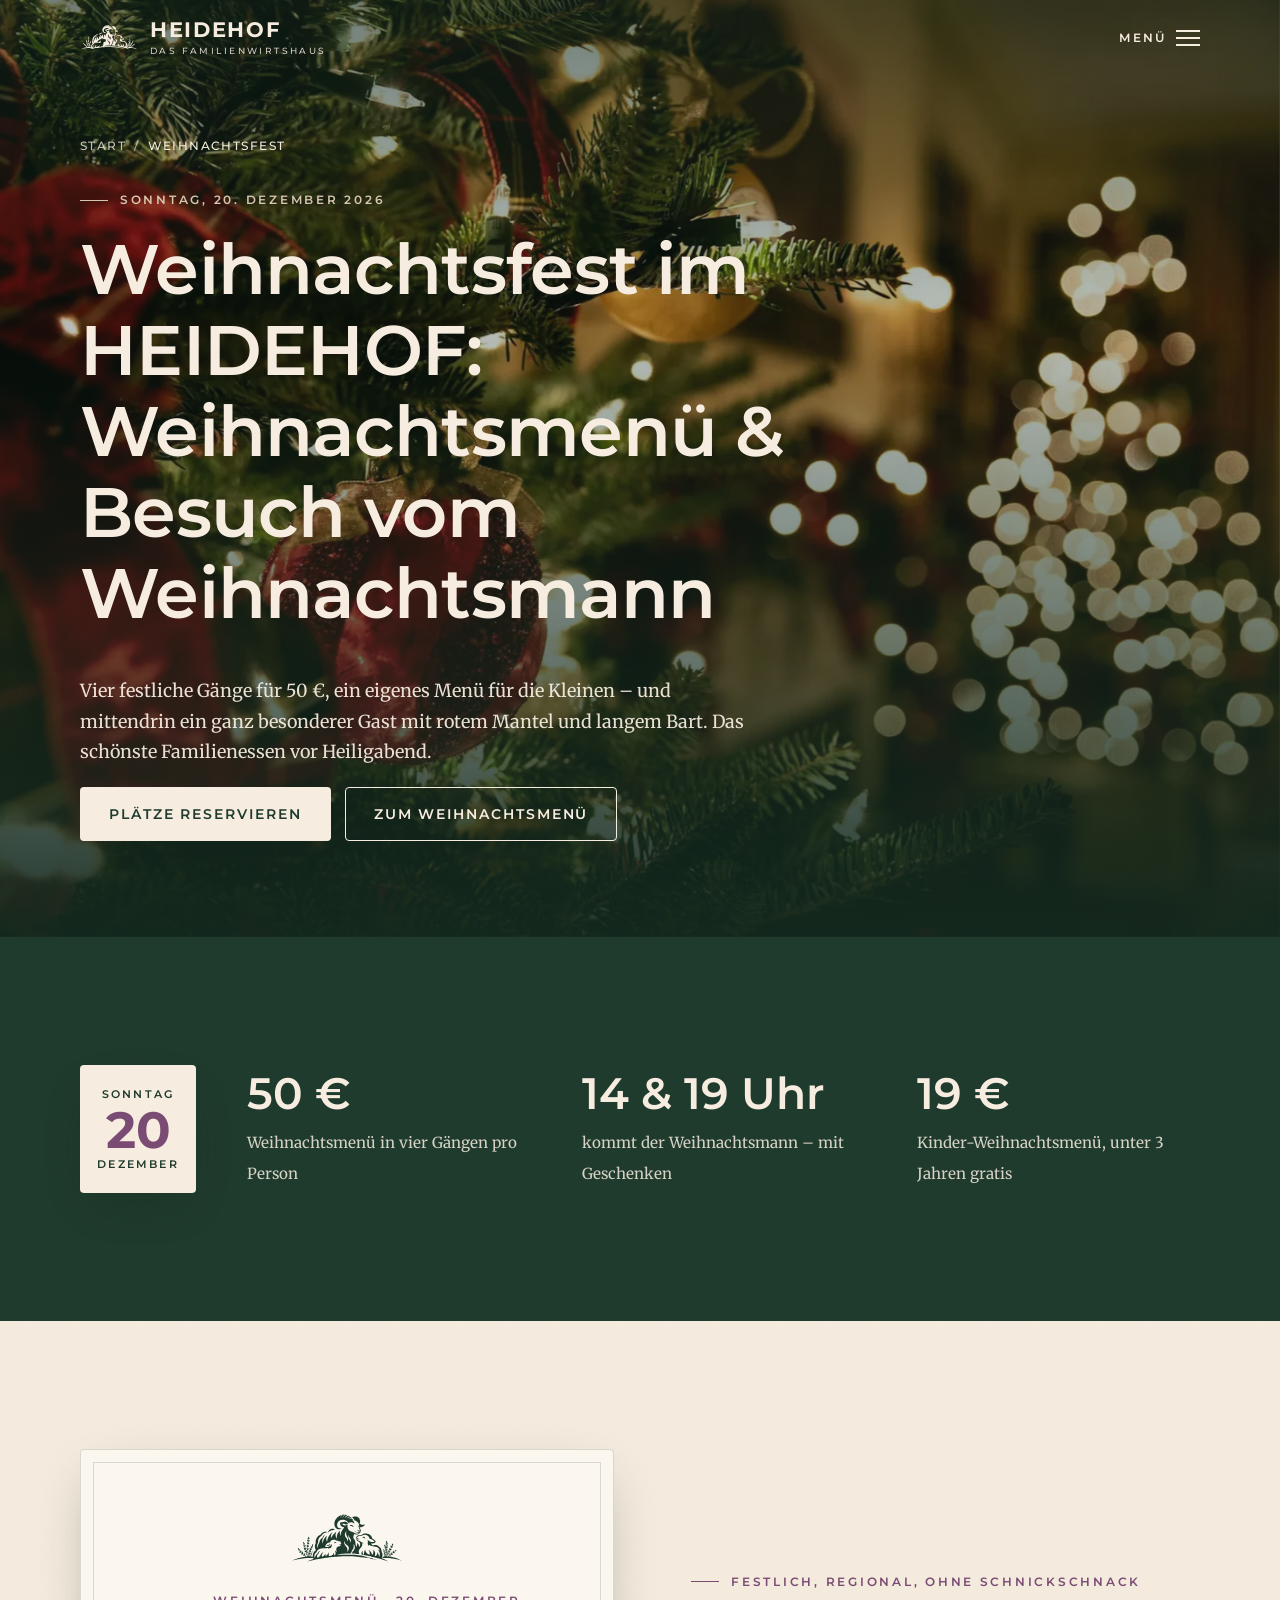
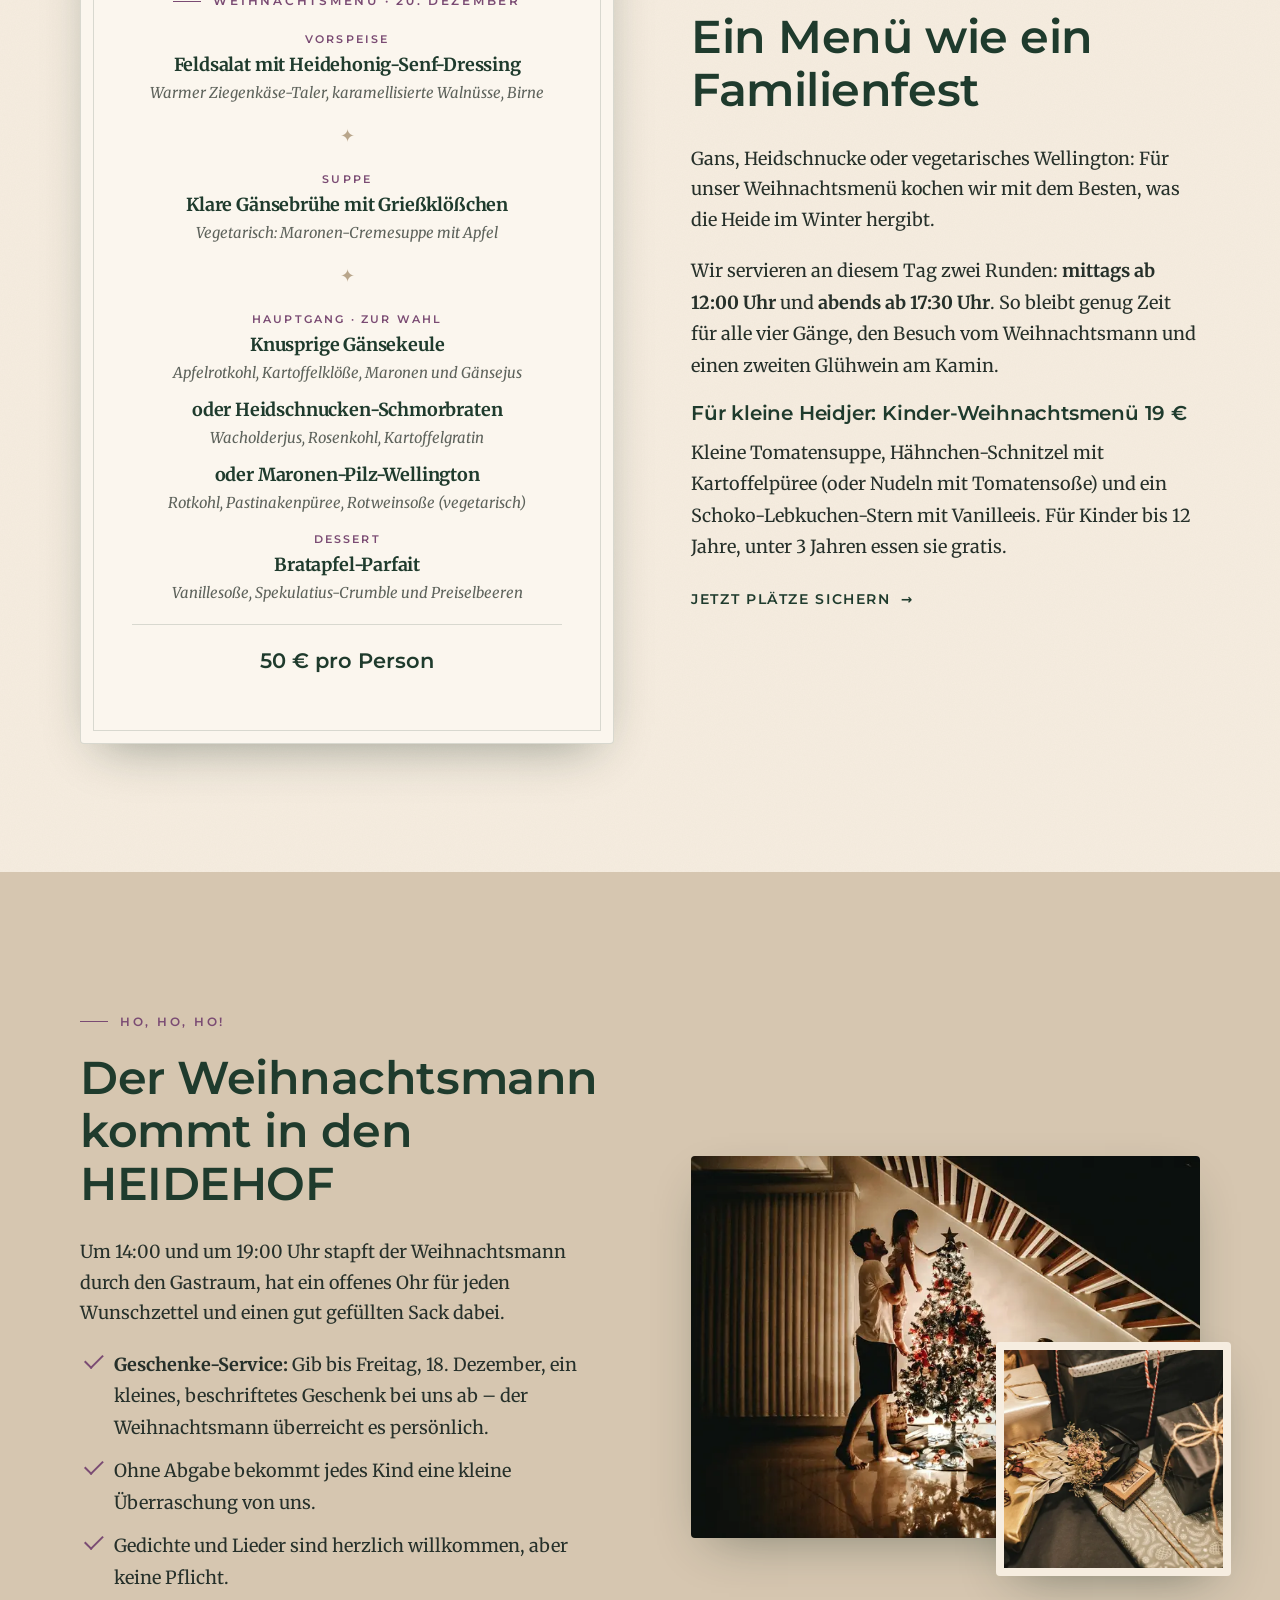
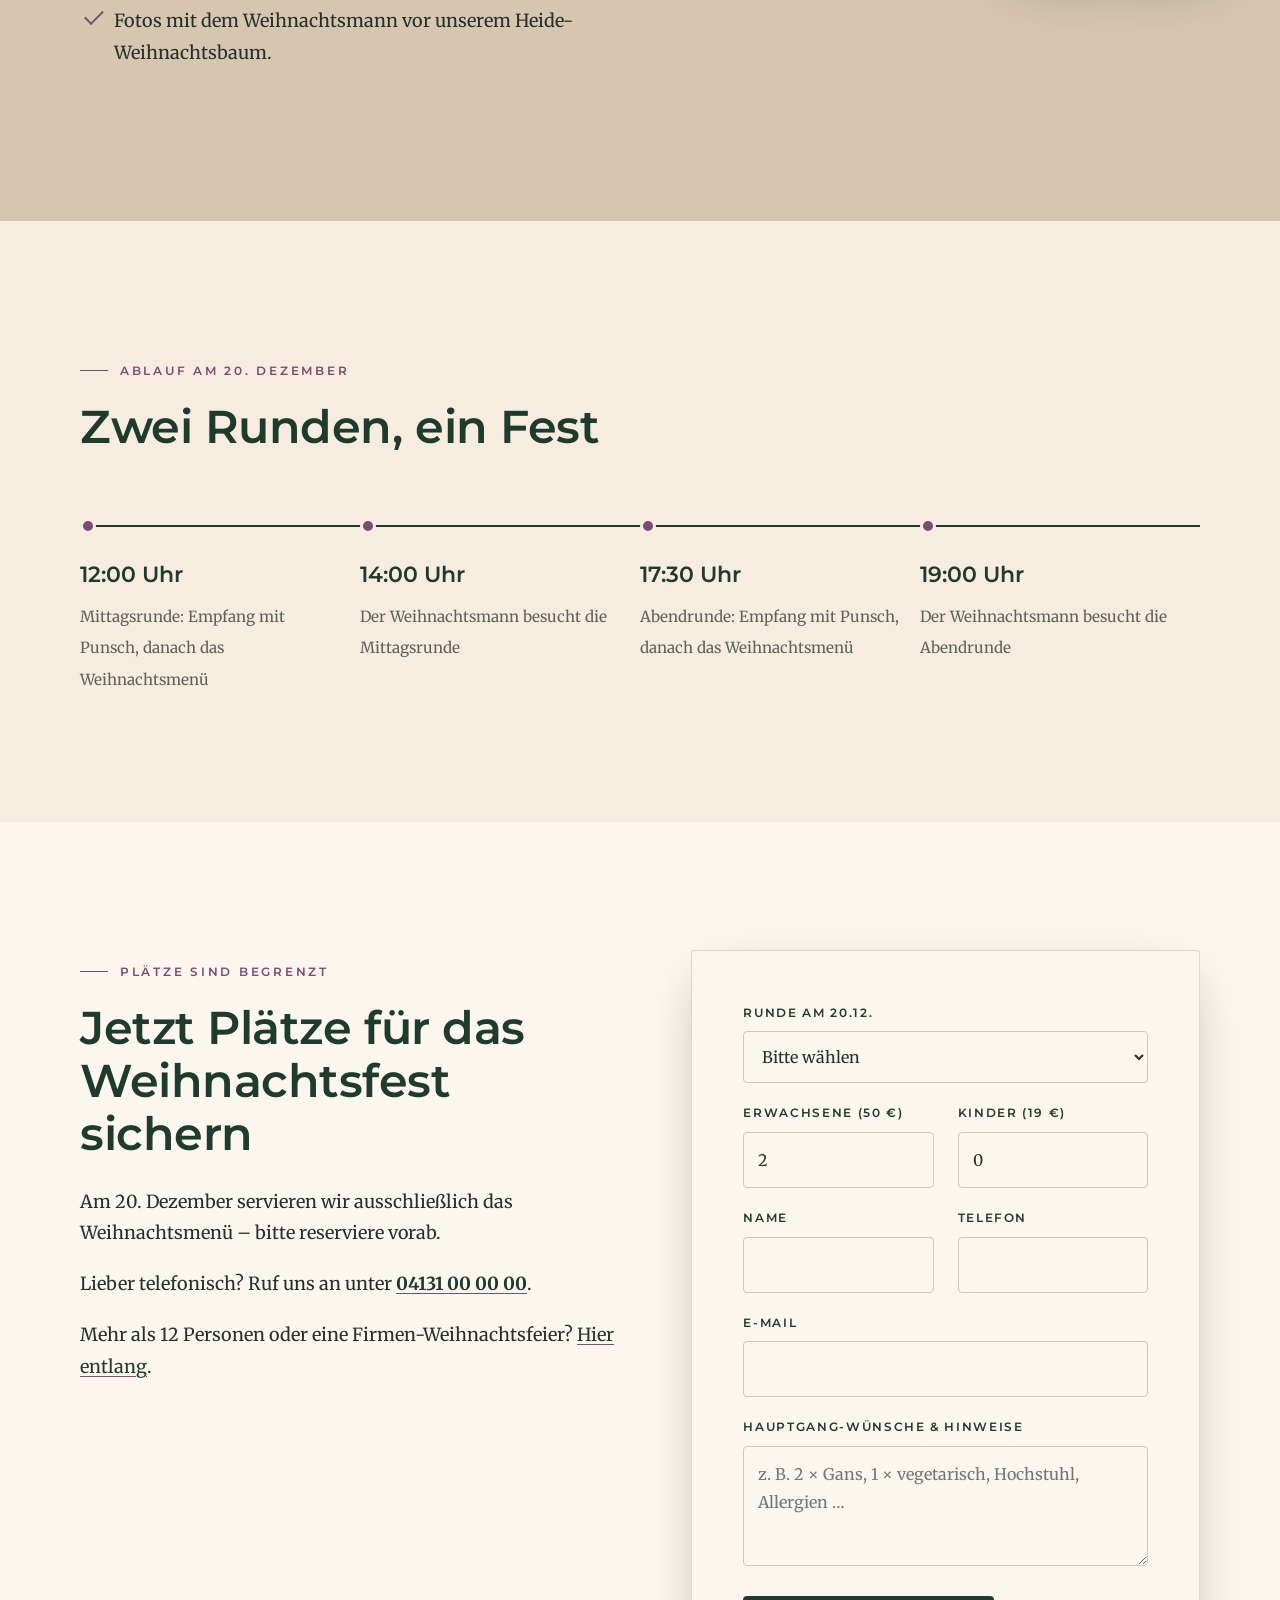
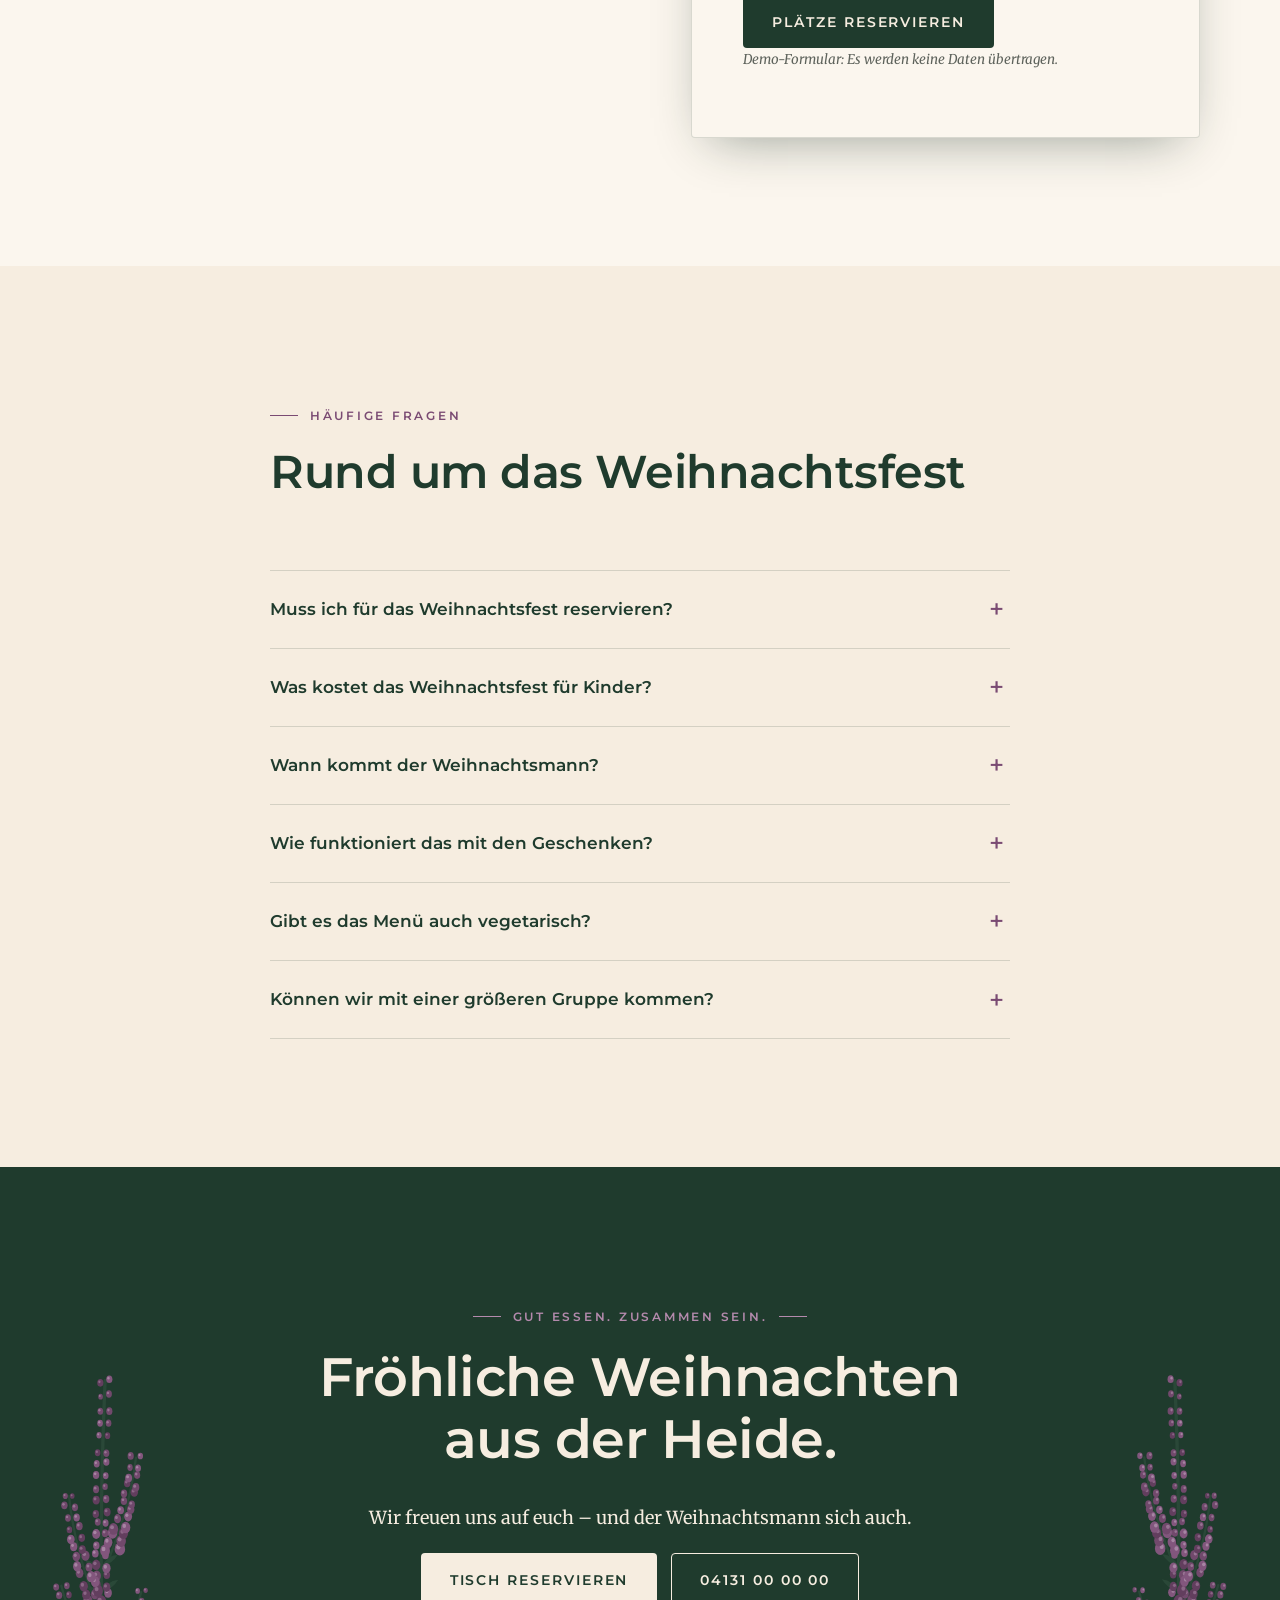
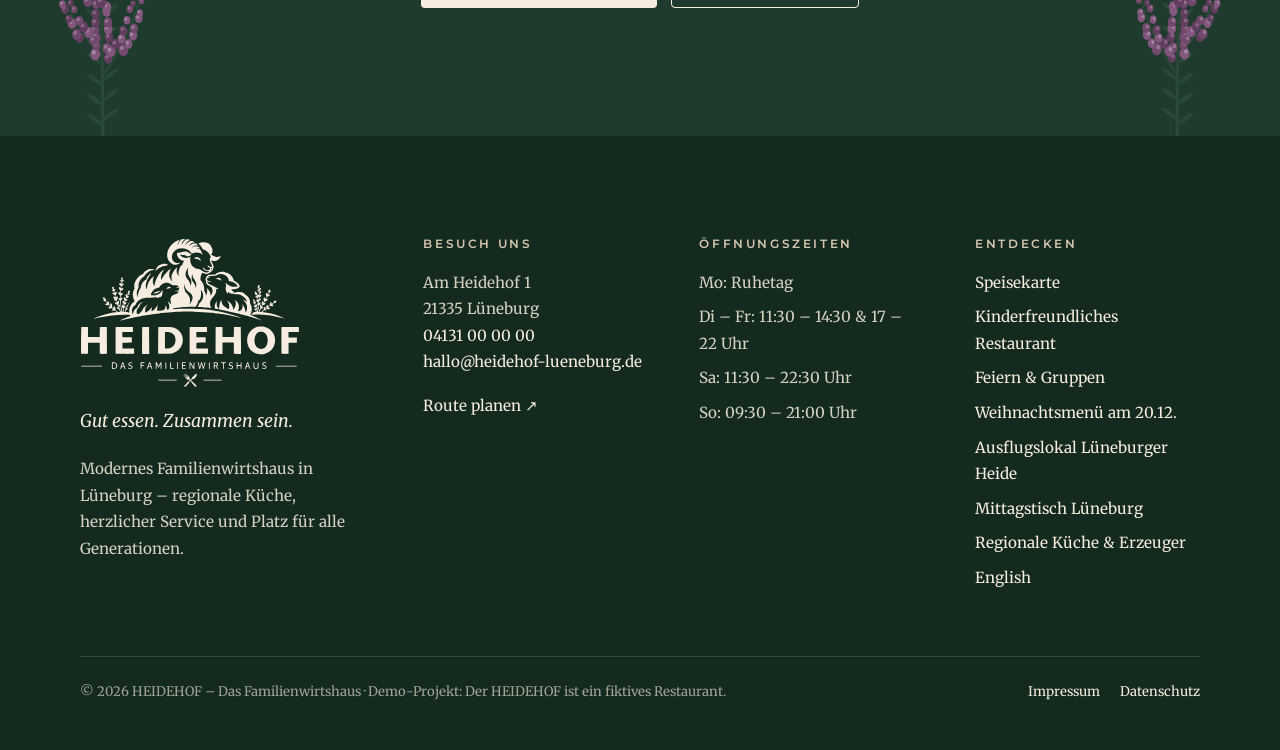
<file: weihnachten/index.html>
<!doctype html>
<html lang="de">
<head>
<meta charset="utf-8">
<meta name="viewport" content="width=device-width, initial-scale=1">
<title>Weihnachtsmenü Lüneburg am 20.12. mit Weihnachtsmann | HEIDEHOF</title>
<meta name="description" content="Weihnachtsfest im HEIDEHOF Lüneburg am 20. Dezember: 4-Gänge-Weihnachtsmenü für 50 €, Kinder-Menü & Besuch vom Weihnachtsmann. Jetzt Plätze reservieren!">
<meta name="robots" content="index, follow, max-image-preview:large, max-snippet:-1">
<link rel="canonical" href="https://menoovo.github.io/website-demo/weihnachten/">
<meta name="theme-color" content="#1F3B2D">
<meta name="geo.region" content="DE-NI">
<meta name="geo.placename" content="Lüneburg">
<meta name="geo.position" content="53.2272;10.4031">
<meta name="ICBM" content="53.2272, 10.4031">
<meta property="og:type" content="website">
<meta property="og:site_name" content="HEIDEHOF – Das Familienwirtshaus">
<meta property="og:locale" content="de_DE">
<meta property="og:title" content="Weihnachtsfest im HEIDEHOF: Weihnachtsmenü für 50 € & der Weihnachtsmann kommt">
<meta property="og:description" content="Weihnachtsfest im HEIDEHOF Lüneburg am 20. Dezember: 4-Gänge-Weihnachtsmenü für 50 €, Kinder-Menü & Besuch vom Weihnachtsmann. Jetzt Plätze reservieren!">
<meta property="og:url" content="https://menoovo.github.io/website-demo/weihnachten/">
<meta property="og:image" content="https://menoovo.github.io/website-demo/assets/img/og-heidehof.jpg">
<meta property="og:image:width" content="1200">
<meta property="og:image:height" content="630">
<meta property="og:image:alt" content="HEIDEHOF – Das Familienwirtshaus in Lüneburg">
<meta name="twitter:card" content="summary_large_image">
<link rel="icon" href="../favicon.svg" type="image/svg+xml">
<link rel="icon" href="../favicon-32.png" sizes="32x32" type="image/png">
<link rel="apple-touch-icon" href="../apple-touch-icon.png">
<link rel="manifest" href="../site.webmanifest">
<link rel="preload" href="../assets/fonts/montserrat.woff2" as="font" type="font/woff2" crossorigin>
<link rel="preload" href="../assets/fonts/merriweather.woff2" as="font" type="font/woff2" crossorigin>
<link rel="preload" as="image" href="../assets/img/weihnachtsbaum-1600.webp" imagesrcset="../assets/img/weihnachtsbaum-800.webp 800w, ../assets/img/weihnachtsbaum-1600.webp 1600w" imagesizes="100vw" fetchpriority="high">
<link rel="stylesheet" href="../assets/css/style.css">
<script>document.documentElement.classList.add("js")</script>
<script type="application/ld+json">{"@context":"https://schema.org","@type":"Event","@id":"https://menoovo.github.io/website-demo/weihnachten/#event","name":"Weihnachtsfest im HEIDEHOF mit Weihnachtsmenü und Weihnachtsmann","description":"Festliches 4-Gänge-Weihnachtsmenü für 50 € pro Person, Kinder-Weihnachtsmenü für 19 € und Besuch vom Weihnachtsmann um 14 und 19 Uhr im Familienwirtshaus HEIDEHOF in Lüneburg.","startDate":"2026-12-20T12:00:00+01:00","endDate":"2026-12-20T21:00:00+01:00","eventStatus":"https://schema.org/EventScheduled","eventAttendanceMode":"https://schema.org/OfflineEventAttendanceMode","image":["https://menoovo.github.io/website-demo/assets/img/weihnachtsbaum-1600.webp","https://menoovo.github.io/website-demo/assets/img/familie-weihnachtsbaum-1600.webp"],"location":{"@type":"Restaurant","@id":"https://menoovo.github.io/website-demo/#restaurant","name":"HEIDEHOF – Das Familienwirtshaus","address":{"@type":"PostalAddress","streetAddress":"Am Heidehof 1","postalCode":"21335","addressLocality":"Lüneburg","addressRegion":"Niedersachsen","addressCountry":"DE"}},"organizer":{"@type":"Organization","name":"HEIDEHOF – Das Familienwirtshaus","url":"https://menoovo.github.io/website-demo/"},"offers":[{"@type":"Offer","name":"Weihnachtsmenü (4 Gänge)","price":"50.00","priceCurrency":"EUR","availability":"https://schema.org/LimitedAvailability","url":"https://menoovo.github.io/website-demo/weihnachten/","validFrom":"2026-11-02"},{"@type":"Offer","name":"Kinder-Weihnachtsmenü (bis 12 Jahre)","price":"19.00","priceCurrency":"EUR","availability":"https://schema.org/LimitedAvailability","url":"https://menoovo.github.io/website-demo/weihnachten/","validFrom":"2026-11-02"}],"inLanguage":"de"}</script>
<script type="application/ld+json">{"@context":"https://schema.org","@type":"FAQPage","mainEntity":[{"@type":"Question","name":"Muss ich für das Weihnachtsfest reservieren?","acceptedAnswer":{"@type":"Answer","text":"Ja, bitte. Die Plätze sind begrenzt und am 20. Dezember servieren wir ausschließlich das Weihnachtsmenü. Reserviere online oder ruf uns an."}},{"@type":"Question","name":"Was kostet das Weihnachtsfest für Kinder?","acceptedAnswer":{"@type":"Answer","text":"Für Kinder bis 12 Jahre gibt es ein eigenes Kinder-Weihnachtsmenü für 19 €. Kinder unter 3 Jahren essen kostenlos mit. Der Besuch vom Weihnachtsmann ist natürlich inklusive."}},{"@type":"Question","name":"Wann kommt der Weihnachtsmann?","acceptedAnswer":{"@type":"Answer","text":"Der Weihnachtsmann besucht beide Runden: um 14:00 Uhr in der Mittagsrunde und um 19:00 Uhr in der Abendrunde."}},{"@type":"Question","name":"Wie funktioniert das mit den Geschenken?","acceptedAnswer":{"@type":"Answer","text":"Du kannst bis Freitag, 18. Dezember, ein kleines, mit dem Namen deines Kindes beschriftetes Geschenk bei uns abgeben. Der Weihnachtsmann überreicht es dann persönlich. Ohne Abgabe bekommt jedes Kind eine kleine Überraschung von uns."}},{"@type":"Question","name":"Gibt es das Menü auch vegetarisch?","acceptedAnswer":{"@type":"Answer","text":"Ja. Beim Hauptgang kannst du zwischen Gänsekeule, Heidschnucken-Schmorbraten und einem vegetarischen Maronen-Pilz-Wellington wählen. Vorspeise, Suppe und Dessert gibt es ebenfalls vegetarisch."}},{"@type":"Question","name":"Können wir mit einer größeren Gruppe kommen?","acceptedAnswer":{"@type":"Answer","text":"Gern – bis 12 Personen reservierst du ganz normal. Für größere Gruppen und Firmen-Weihnachtsfeiern melde dich am besten über unsere Seite für Feiern."}}]}</script>
<script type="application/ld+json">{"@context":"https://schema.org","@type":"BreadcrumbList","itemListElement":[{"@type":"ListItem","position":1,"name":"Start","item":"https://menoovo.github.io/website-demo/"},{"@type":"ListItem","position":2,"name":"Weihnachtsfest","item":"https://menoovo.github.io/website-demo/weihnachten/"}]}</script>
</head>
<body class="hat-hero">
<a class="skip-link" href="#inhalt">Zum Inhalt springen</a>
<header class="site-header">
  <div class="wrap">
    <a class="marke" href="../" aria-label="HEIDEHOF – zur Startseite">
      <img class="marke-dunkel" src="../assets/logo/heidehof-zeichen-gruen.svg" alt="" width="58" height="25">
      <img class="marke-hell" src="../assets/logo/heidehof-zeichen-creme.svg" alt="" width="58" height="25">
      <span class="marke-text"><strong>HEIDEHOF</strong><small>Das Familienwirtshaus</small></span>
    </a>
    <button class="nav-toggle" type="button" aria-expanded="false" aria-controls="hauptnav">Menü <span aria-hidden="true"><i></i><i></i><i></i></span></button>
    <nav class="hauptnav" id="hauptnav" aria-label="Hauptnavigation">
      <ul><li><a href="../speisekarte/">Speisekarte</a></li><li><a href="../familien/">Familien</a></li><li><a href="../feiern/">Feiern</a></li><li><a href="../ausflug/">Ausflug</a></li><li><a href="../mittagstisch/">Mittagstisch</a></li><li><a href="../regionale-kueche/">Unsere Küche</a></li><li data-bis="2026-12-21"><a href="../weihnachten/" class=nav-hervor aria-current="page">Weihnachten</a></li><li><a class="btn btn--gruen" href="../reservieren/">Reservieren</a></li></ul>
    </nav>
  </div>
</header>
<main id="inhalt">
<header class="seiten-hero seiten-hero--weihnacht">
  <div class="hero-bild"><img src="../assets/img/weihnachtsbaum-1600.webp" srcset="../assets/img/weihnachtsbaum-800.webp 800w, ../assets/img/weihnachtsbaum-1600.webp 1600w" sizes="100vw" width="1600" height="1069" alt="Geschmückter Weihnachtsbaum mit warmen Lichtern" fetchpriority="high"></div>
  <div class="wrap">
    <nav class="brotkrumen" aria-label="Brotkrumen"><ol><li><a href="../">Start</a></li><li aria-current="page">Weihnachtsfest</li></ol></nav>
    <p class="kicker">Sonntag, 20. Dezember 2026</p>
    <h1>Weihnachtsfest im HEIDEHOF: Weihnachtsmenü &amp; Besuch vom Weihnachtsmann</h1>
    <p class="lead">Vier festliche Gänge für 50 €, ein eigenes Menü für die Kleinen – und mittendrin ein ganz besonderer Gast mit rotem Mantel und langem Bart. Das schönste Familienessen vor Heiligabend.</p>
    <div class="btn-reihe"><a class="btn btn--creme" href="#plaetze">Plätze reservieren</a><a class="btn btn--linie" href="#menue">Zum Weihnachtsmenü</a></div>
  </div>
</header>
<section class="sektion sektion--gruen" aria-label="Das Wichtigste auf einen Blick">
  <div class="wrap fakten">
    <div class="event-datum" data-reveal><span>Sonntag</span><strong>20</strong><span>Dezember</span></div>
    <div class="fakt" data-reveal style="--verz:.08s"><strong>50 €</strong><span>Weihnachtsmenü in vier Gängen pro Person</span></div>
    <div class="fakt" data-reveal style="--verz:.16s"><strong>14 &amp; 19 Uhr</strong><span>kommt der Weihnachtsmann – mit Geschenken</span></div>
    <div class="fakt" data-reveal style="--verz:.24s"><strong>19 €</strong><span>Kinder-Weihnachtsmenü, unter 3 Jahren gratis</span></div>
  </div>
</section>
<section class="sektion papier" id="menue">
  <div class="wrap split">
    <div class="menuekarte" data-reveal>
      <img src="../assets/logo/heidehof-zeichen-gruen.svg" alt="" width="150" height="65" class="menuekarte-logo">
      <p class="kicker">Weihnachtsmenü · 20. Dezember</p>
      <p class="gang-art">Vorspeise</p><h3>Feldsalat mit Heidehonig-Senf-Dressing</h3><p class="gang-text">Warmer Ziegenkäse-Taler, karamellisierte Walnüsse, Birne</p><span class="gang-trenner" aria-hidden="true">✦</span><p class="gang-art">Suppe</p><h3>Klare Gänsebrühe mit Grießklößchen</h3><p class="gang-text">Vegetarisch: Maronen-Cremesuppe mit Apfel</p><span class="gang-trenner" aria-hidden="true">✦</span><p class="gang-art">Hauptgang · zur Wahl</p><h3>Knusprige Gänsekeule</h3><p class="gang-text">Apfelrotkohl, Kartoffelklöße, Maronen und Gänsejus</p><h3>oder Heidschnucken-Schmorbraten</h3><p class="gang-text">Wacholderjus, Rosenkohl, Kartoffelgratin</p><h3>oder Maronen-Pilz-Wellington</h3><p class="gang-text">Rotkohl, Pastinakenpüree, Rotweinsoße (vegetarisch)</p><p class="gang-art">Dessert</p><h3>Bratapfel-Parfait</h3><p class="gang-text">Vanillesoße, Spekulatius-Crumble und Preiselbeeren</p>
      <p class="menuekarte-preis">50 € pro Person</p>
    </div>
    <div data-reveal style="--verz:.15s">
      <p class="kicker">Festlich, regional, ohne Schnickschnack</p>
      <h2>Ein Menü wie ein Familienfest</h2>
      <p class="lead">Gans, Heidschnucke oder vegetarisches Wellington: Für unser Weihnachtsmenü kochen wir mit dem Besten, was die Heide im Winter hergibt.</p>
      <p>Wir servieren an diesem Tag zwei Runden: <strong>mittags ab 12:00 Uhr</strong> und <strong>abends ab 17:30 Uhr</strong>. So bleibt genug Zeit für alle vier Gänge, den Besuch vom Weihnachtsmann und einen zweiten Glühwein am Kamin.</p>
      <h3>Für kleine Heidjer: Kinder-Weihnachtsmenü 19 €</h3>
      <p>Kleine Tomatensuppe, Hähnchen-Schnitzel mit Kartoffelpüree (oder Nudeln mit Tomatensoße) und ein Schoko-Lebkuchen-Stern mit Vanilleeis. Für Kinder bis 12 Jahre, unter 3 Jahren essen sie gratis.</p>
      <p><a class="pfeil-link" href="#plaetze">Jetzt Plätze sichern</a></p>
    </div>
  </div>
</section>
<section class="sektion sektion--sand">
  <div class="wrap split split--umgekehrt">
    <div class="split-bild split-bild--quer" data-reveal><img src="../assets/img/familie-weihnachtsbaum-1600.webp" srcset="../assets/img/familie-weihnachtsbaum-800.webp 800w, ../assets/img/familie-weihnachtsbaum-1600.webp 1600w" sizes="(max-width: 860px) 100vw, 50vw" width="1600" height="1070" alt="Familie schmückt gemeinsam den Weihnachtsbaum" loading="lazy" decoding="async"><img src="../assets/img/geschenke-leinen-1600.webp" srcset="../assets/img/geschenke-leinen-800.webp 800w, ../assets/img/geschenke-leinen-1600.webp 1600w" sizes="(max-width: 860px) 45vw, 22vw" width="1600" height="1066" alt="In Packpapier und Bindfaden verpackte Geschenke" class="bild-klein" loading="lazy" decoding="async"></div>
    <div data-reveal style="--verz:.15s">
      <p class="kicker">Ho, ho, ho!</p>
      <h2>Der Weihnachtsmann kommt in den HEIDEHOF</h2>
      <p class="lead">Um 14:00 und um 19:00 Uhr stapft der Weihnachtsmann durch den Gastraum, hat ein offenes Ohr für jeden Wunschzettel und einen gut gefüllten Sack dabei.</p>
      <ul class="haken">
        <li><strong>Geschenke-Service:</strong> Gib bis Freitag, 18. Dezember, ein kleines, beschriftetes Geschenk bei uns ab – der Weihnachtsmann überreicht es persönlich.</li>
        <li>Ohne Abgabe bekommt jedes Kind eine kleine Überraschung von uns.</li>
        <li>Gedichte und Lieder sind herzlich willkommen, aber keine Pflicht.</li>
        <li>Fotos mit dem Weihnachtsmann vor unserem Heide-Weihnachtsbaum.</li>
      </ul>
    </div>
  </div>
</section>
<section class="sektion">
  <div class="wrap">
    <div class="sektion-kopf" data-reveal><p class="kicker">Ablauf am 20. Dezember</p><h2>Zwei Runden, ein Fest</h2></div>
    <ol class="zeitstrahl" data-reveal>
      <li><strong>12:00 Uhr</strong><span>Mittagsrunde: Empfang mit Punsch, danach das Weihnachtsmenü</span></li>
      <li><strong>14:00 Uhr</strong><span>Der Weihnachtsmann besucht die Mittagsrunde</span></li>
      <li><strong>17:30 Uhr</strong><span>Abendrunde: Empfang mit Punsch, danach das Weihnachtsmenü</span></li>
      <li><strong>19:00 Uhr</strong><span>Der Weihnachtsmann besucht die Abendrunde</span></li>
    </ol>
  </div>
</section>
<section class="sektion sektion--hell" id="plaetze">
  <div class="wrap split" style="align-items:start">
    <div data-reveal>
      <p class="kicker">Plätze sind begrenzt</p>
      <h2>Jetzt Plätze für das Weihnachtsfest sichern</h2>
      <p class="lead">Am 20. Dezember servieren wir ausschließlich das Weihnachtsmenü – bitte reserviere vorab.</p>
      <p>Lieber telefonisch? Ruf uns an unter <a href="tel:+494131000000"><strong>04131 00 00 00</strong></a>.</p>
      <p>Mehr als 12 Personen oder eine Firmen-Weihnachtsfeier? <a href="../feiern/#anfrage">Hier entlang</a>.</p>
    </div>
    <div class="formular-box" data-reveal style="--verz:.15s">
      <form class="formular" data-demo-formular="xmas-ok" novalidate>
        <div class="feld voll"><label for="x-runde">Runde am 20.12.</label><select id="x-runde" name="runde" required><option value="">Bitte wählen</option><option>Mittagsrunde ab 12:00 Uhr</option><option>Abendrunde ab 17:30 Uhr</option></select></div>
        <div class="feld"><label for="x-erw">Erwachsene (50 €)</label><input id="x-erw" name="erwachsene" type="number" min="1" max="12" value="2" inputmode="numeric" required></div>
        <div class="feld"><label for="x-kinder">Kinder (19 €)</label><input id="x-kinder" name="kinder" type="number" min="0" max="10" value="0" inputmode="numeric"></div>
        <div class="feld"><label for="x-name">Name</label><input id="x-name" name="name" autocomplete="name" required></div>
        <div class="feld"><label for="x-tel">Telefon</label><input id="x-tel" name="telefon" type="tel" autocomplete="tel" required></div>
        <div class="feld voll"><label for="x-mail">E-Mail</label><input id="x-mail" name="email" type="email" autocomplete="email" required></div>
        <div class="feld voll"><label for="x-text">Hauptgang-Wünsche &amp; Hinweise</label><textarea id="x-text" name="nachricht" placeholder="z. B. 2 × Gans, 1 × vegetarisch, Hochstuhl, Allergien …"></textarea></div>
        <div class="voll"><button class="btn btn--gruen" type="submit">Plätze reservieren</button><p class="demo-hinweis">Demo-Formular: Es werden keine Daten übertragen.</p></div>
      </form>
      <div class="bestaetigung" id="xmas-ok" role="status">
        <img src="../assets/logo/heidehof-zeichen-gruen.svg" alt="" width="120" height="52" style="margin:0 auto 20px">
        <h3>Danke, <span data-name>du</span> – wir sehen uns am 20. Dezember!</h3>
        <p>Der Weihnachtsmann ist schon informiert. Eine Bestätigung kommt per E-Mail.</p>
        <p class="demo-hinweis">(Demo – es wurde keine Reservierung übermittelt.)</p>
      </div>
    </div>
  </div>
</section>
<section class="sektion">
  <div class="wrap wrap--schmal">
    <div class="sektion-kopf" data-reveal><p class="kicker">Häufige Fragen</p><h2>Rund um das Weihnachtsfest</h2></div>
    <div class="faq" data-reveal><details><summary>Muss ich für das Weihnachtsfest reservieren?</summary><div><p>Ja, bitte. Die Plätze sind begrenzt und am 20. Dezember servieren wir ausschließlich das Weihnachtsmenü. Reserviere online oder ruf uns an.</p></div></details><details><summary>Was kostet das Weihnachtsfest für Kinder?</summary><div><p>Für Kinder bis 12 Jahre gibt es ein eigenes Kinder-Weihnachtsmenü für 19 €. Kinder unter 3 Jahren essen kostenlos mit. Der Besuch vom Weihnachtsmann ist natürlich inklusive.</p></div></details><details><summary>Wann kommt der Weihnachtsmann?</summary><div><p>Der Weihnachtsmann besucht beide Runden: um 14:00 Uhr in der Mittagsrunde und um 19:00 Uhr in der Abendrunde.</p></div></details><details><summary>Wie funktioniert das mit den Geschenken?</summary><div><p>Du kannst bis Freitag, 18. Dezember, ein kleines, mit dem Namen deines Kindes beschriftetes Geschenk bei uns abgeben. Der Weihnachtsmann überreicht es dann persönlich. Ohne Abgabe bekommt jedes Kind eine kleine Überraschung von uns.</p></div></details><details><summary>Gibt es das Menü auch vegetarisch?</summary><div><p>Ja. Beim Hauptgang kannst du zwischen Gänsekeule, Heidschnucken-Schmorbraten und einem vegetarischen Maronen-Pilz-Wellington wählen. Vorspeise, Suppe und Dessert gibt es ebenfalls vegetarisch.</p></div></details><details><summary>Können wir mit einer größeren Gruppe kommen?</summary><div><p>Gern – bis 12 Personen reservierst du ganz normal. Für größere Gruppen und Firmen-Weihnachtsfeiern melde dich am besten über unsere Seite für Feiern.</p></div></details></div>
  </div>
</section>
<section class="sektion sektion--gruen cta">
  <img src="../assets/img/heidezweig.svg" alt="" class="zweig-l" width="80" height="305" aria-hidden="true"><img src="../assets/img/heidezweig.svg" alt="" class="zweig-r" width="80" height="305" aria-hidden="true">
  <div class="wrap wrap--schmal zentriert" data-reveal>
    <p class="kicker">Gut essen. Zusammen sein.</p>
    <h2>Fröhliche Weihnachten aus der Heide.</h2>
    <p class="lead">Wir freuen uns auf euch – und der Weihnachtsmann sich auch.</p>
    <div class="btn-reihe">
      <a class="btn btn--creme" href="../reservieren/">Tisch reservieren</a>
      <a class="btn btn--linie" href="tel:+494131000000">04131 00 00 00</a>
    </div>
  </div>
</section>
</main>
<footer class="site-footer">
  <div class="wrap">
    <div class="footer-raster">
      <div>
        <img class="footer-logo" src="../assets/logo/heidehof-logo-creme.svg" alt="HEIDEHOF – Das Familienwirtshaus" width="220" height="150" loading="lazy">
        <p class="footer-claim">Gut essen. Zusammen sein.</p>
        <p>Modernes Familienwirtshaus in Lüneburg – regionale Küche, herzlicher Service und Platz für alle Generationen.</p>
      </div>
      <div>
        <h2>Besuch uns</h2>
        <p>Am Heidehof 1<br>21335 Lüneburg<br><a href="tel:+494131000000">04131 00 00 00</a><br><a href="mailto:hallo@heidehof-lueneburg.de">hallo@heidehof-lueneburg.de</a></p>
        <p><a href="https://www.openstreetmap.org/?mlat=53.2272&mlon=10.4031#map=15/53.2272/10.4031" rel="noopener" target="_blank">Route planen ↗</a></p>
      </div>
      <div>
        <h2>Öffnungszeiten</h2>
        <ul>
          <li>Mo: Ruhetag</li>
          <li>Di – Fr: 11:30 – 14:30 &amp; 17 – 22 Uhr</li>
          <li>Sa: 11:30 – 22:30 Uhr</li>
          <li>So: 09:30 – 21:00 Uhr</li>
        </ul>
      </div>
      <div>
        <h2>Entdecken</h2>
        <ul>
          <li><a href="../speisekarte/">Speisekarte</a></li>
          <li><a href="../familien/">Kinderfreundliches Restaurant</a></li>
          <li><a href="../feiern/">Feiern &amp; Gruppen</a></li>
          <li data-bis="2026-12-21"><a href="../weihnachten/">Weihnachtsmenü am 20.12.</a></li>
          <li><a href="../ausflug/">Ausflugslokal Lüneburger Heide</a></li>
          <li><a href="../mittagstisch/">Mittagstisch Lüneburg</a></li>
          <li><a href="../regionale-kueche/">Regionale Küche &amp; Erzeuger</a></li>
          <li><a href="../en/" hreflang="en" lang="en">English</a></li>
        </ul>
      </div>
    </div>
    <div class="footer-unten">
      <p>© <span data-jahr>2026</span> HEIDEHOF – Das Familienwirtshaus · Demo-Projekt: Der HEIDEHOF ist ein fiktives Restaurant.</p>
      <ul><li><a href="../impressum/">Impressum</a></li><li><a href="../datenschutz/">Datenschutz</a></li></ul>
    </div>
  </div>
</footer>
<div class="mobil-cta"><a class="btn btn--creme" href="tel:+494131000000">Anrufen</a><a class="btn btn--gruen" href="../reservieren/">Reservieren</a></div>
<script src="../assets/js/main.js" defer></script>
</body>
</html>
</file>
<file: assets/css/style.css>
/* HEIDEHOF – Das Familienwirtshaus · Stylesheet */

@font-face { font-family: "Montserrat"; font-style: normal; font-weight: 500 700; font-display: swap; src: url("../fonts/montserrat.woff2") format("woff2"); }
@font-face { font-family: "Merriweather"; font-style: normal; font-weight: 400 700; font-display: swap; src: url("../fonts/merriweather.woff2") format("woff2"); }
@font-face { font-family: "Merriweather"; font-style: italic; font-weight: 400; font-display: swap; src: url("../fonts/merriweather-italic.woff2") format("woff2"); }

:root {
  --gruen: #1F3B2D;
  --gruen-tief: #142a1f;
  --gruen-mitte: #2c4a3a;
  --creme: #F6EDE0;
  --creme-hell: #FBF6EE;
  --sand: #D6C6B0;
  --sand-dunkel: #b9a68b;
  --violett: #7A4B73;
  --violett-hell: #b48aad;
  --text: #26302a;
  --text-leise: #5d625b;
  --linie: rgba(31, 59, 45, .16);
  --sans: "Montserrat", system-ui, -apple-system, "Segoe UI", sans-serif;
  --serif: "Merriweather", Georgia, "Times New Roman", serif;
  --breite: 1200px;
  --rand: clamp(16px, 4vw, 40px);
  --radius: 4px;
  --schatten: 0 18px 50px -20px rgba(20, 42, 31, .45);
  --header-h: 76px;
}

*, *::before, *::after { box-sizing: border-box; }
html { -webkit-text-size-adjust: 100%; scroll-behavior: smooth; scroll-padding-top: calc(var(--header-h) + 16px); }
@media (prefers-reduced-motion: reduce) { html { scroll-behavior: auto; } }
body {
  margin: 0;
  background: var(--creme);
  color: var(--text);
  font-family: var(--serif);
  font-size: clamp(16px, 1.05vw + 11px, 18px);
  line-height: 1.75;
  -webkit-font-smoothing: antialiased;
  overflow-x: hidden;
}
img, svg, video { display: block; max-width: 100%; height: auto; }
[hidden] { display: none !important; }
a { color: var(--gruen); text-decoration-color: var(--violett); text-decoration-thickness: 1px; text-underline-offset: 3px; }
a:hover { color: var(--violett); }
:focus-visible { outline: 2px solid var(--violett); outline-offset: 3px; }
::selection { background: var(--violett); color: var(--creme); }

h1, h2, h3, h4 { font-family: var(--sans); font-weight: 600; color: var(--gruen); line-height: 1.15; margin: 0 0 .6em; letter-spacing: -.01em; }
h1 { font-size: clamp(2.2rem, 5.5vw, 4.4rem); }
h2 { font-size: clamp(1.8rem, 3.6vw, 3rem); }
h3 { font-size: clamp(1.15rem, 1.6vw, 1.4rem); }
p { margin: 0 0 1.1em; }
.lead { font-size: clamp(1.08rem, 1.4vw, 1.3rem); line-height: 1.7; }
em, .akzent { font-style: italic; }

.skip-link { position: absolute; left: 16px; top: -60px; z-index: 200; background: var(--violett); color: #fff; padding: 10px 16px; font-family: var(--sans); font-weight: 600; }
.skip-link:focus { top: 12px; color: #fff; }
.visually-hidden { position: absolute !important; width: 1px; height: 1px; overflow: hidden; clip: rect(0 0 0 0); white-space: nowrap; }

.wrap { width: 100%; max-width: var(--breite); margin: 0 auto; padding: 0 var(--rand); }
.wrap--schmal { max-width: 820px; }

.kicker {
  display: inline-flex; align-items: center; gap: 12px;
  font-family: var(--sans); font-weight: 600; font-size: .78rem; letter-spacing: .22em; text-transform: uppercase;
  color: var(--violett); margin-bottom: 18px;
}
.kicker::before { content: ""; width: 28px; height: 1px; background: currentColor; }
.zentriert { text-align: center; }
.zentriert .kicker { justify-content: center; }
.zentriert .kicker::after { content: ""; width: 28px; height: 1px; background: currentColor; }

/* Buttons */
.btn {
  display: inline-flex; align-items: center; justify-content: center; gap: 10px;
  min-height: 52px; padding: 14px 28px;
  font-family: var(--sans); font-weight: 600; font-size: .86rem; letter-spacing: .14em; text-transform: uppercase;
  text-decoration: none; border-radius: var(--radius); border: 1.5px solid transparent; cursor: pointer;
  transition: background .25s, color .25s, border-color .25s, transform .25s;
}
.btn:hover { transform: translateY(-2px); }
.btn--gruen { background: var(--gruen); color: var(--creme); }
.btn--gruen:hover { background: var(--violett); color: #fff; }
.btn--creme { background: var(--creme); color: var(--gruen); }
.btn--creme:hover { background: #fff; color: var(--violett); }
.btn--linie { border-color: currentColor; color: inherit; background: transparent; }
.btn--linie:hover { background: rgba(255,255,255,.08); color: inherit; }
.btn-reihe { display: flex; flex-wrap: wrap; gap: 14px; }
.zentriert .btn-reihe { justify-content: center; }
.pfeil-link { font-family: var(--sans); font-weight: 600; font-size: .85rem; letter-spacing: .12em; text-transform: uppercase; text-decoration: none; display: inline-flex; gap: 10px; align-items: center; }
.pfeil-link::after { content: "→"; transition: transform .25s; }
.pfeil-link:hover::after { transform: translateX(5px); }

/* Header */
.site-header {
  position: fixed; inset: 0 0 auto 0; z-index: 100; height: var(--header-h);
  display: flex; align-items: center;
  background: rgba(246, 237, 224, .94); backdrop-filter: saturate(1.4) blur(10px); -webkit-backdrop-filter: saturate(1.4) blur(10px);
  border-bottom: 1px solid var(--linie);
  transition: background .35s, border-color .35s, color .35s, height .35s;
  color: var(--gruen);
}
.site-header .wrap { display: flex; align-items: center; justify-content: space-between; gap: 24px; }
body.hat-hero .site-header:not(.ist-fest) { background: transparent; border-color: transparent; color: var(--creme); backdrop-filter: none; -webkit-backdrop-filter: none; }
.marke { display: flex; align-items: center; gap: 12px; text-decoration: none; color: inherit; flex-shrink: 0; }
.marke img { width: 58px; height: auto; }
.marke .marke-hell { display: none; }
body.hat-hero .site-header:not(.ist-fest) .marke-hell, .nav-offen .marke-hell { display: block; }
body.hat-hero .site-header:not(.ist-fest) .marke-dunkel, .nav-offen .marke-dunkel { display: none; }
.marke-text { display: flex; flex-direction: column; line-height: 1; }
.marke-text strong { font-family: var(--sans); font-weight: 700; font-size: 1.3rem; letter-spacing: .08em; }
.marke-text small { font-family: var(--sans); font-weight: 500; font-size: .58rem; letter-spacing: .26em; text-transform: uppercase; margin-top: 5px; opacity: .85; }
.marke:hover { color: inherit; }

.hauptnav ul { list-style: none; margin: 0; padding: 0; display: flex; align-items: center; gap: clamp(14px, 1.5vw, 26px); }
.hauptnav a { white-space: nowrap; font-family: var(--sans); font-weight: 600; font-size: .76rem; letter-spacing: .12em; text-transform: uppercase; color: inherit; text-decoration: none; padding: 8px 0; position: relative; }
.hauptnav a::after { content: ""; position: absolute; left: 0; right: 100%; bottom: 2px; height: 1.5px; background: var(--violett); transition: right .3s; }
.hauptnav a:hover::after, .hauptnav a[aria-current="page"]::after { right: 0; }
.hauptnav .btn { min-height: 44px; padding: 10px 20px; }
.hauptnav .btn::after { display: none; }
.hauptnav .btn--gruen { color: var(--creme); }
.hauptnav .btn--gruen:hover { color: #fff; }
body.hat-hero .site-header:not(.ist-fest) .hauptnav .btn { background: var(--creme); color: var(--gruen); }
.nav-toggle { display: none; }

@media (max-width: 1340px) {
  .nav-toggle {
    display: inline-flex; align-items: center; gap: 10px; background: none; border: 0; color: inherit; cursor: pointer;
    font-family: var(--sans); font-weight: 600; font-size: .75rem; letter-spacing: .18em; text-transform: uppercase; padding: 10px 0; min-height: 44px;
  }
  .nav-toggle span[aria-hidden] { display: grid; gap: 5px; }
  .nav-toggle span[aria-hidden] i { display: block; width: 24px; height: 2px; background: currentColor; transition: transform .3s, opacity .3s; }
  .nav-offen .nav-toggle span[aria-hidden] i:nth-child(1) { transform: translateY(7px) rotate(45deg); }
  .nav-offen .nav-toggle span[aria-hidden] i:nth-child(2) { opacity: 0; }
  .nav-offen .nav-toggle span[aria-hidden] i:nth-child(3) { transform: translateY(-7px) rotate(-45deg); }
  .hauptnav {
    position: fixed; inset: var(--header-h) 0 0 0; background: var(--gruen); color: var(--creme);
    padding: 32px var(--rand) 48px; overflow-y: auto;
    opacity: 0; visibility: hidden; transform: translateY(-12px); transition: opacity .3s, transform .3s, visibility .3s;
  }
  .nav-offen .hauptnav { opacity: 1; visibility: visible; transform: none; }
  .hauptnav ul { flex-direction: column; align-items: stretch; gap: 0; }
  .hauptnav li { border-bottom: 1px solid rgba(246,237,224,.14); }
  .hauptnav a { display: block; font-size: 1.05rem; padding: 18px 0; }
  .hauptnav a::after { display: none; }
  .hauptnav li:last-child { border: 0; margin-top: 28px; }
  .hauptnav .btn, body.hat-hero .site-header:not(.ist-fest) .hauptnav .btn { display: flex; background: var(--creme); color: var(--gruen); min-height: 56px; }
  .nav-offen .site-header { background: var(--gruen) !important; color: var(--creme) !important; border-color: transparent !important; backdrop-filter: none !important; -webkit-backdrop-filter: none !important; }
  body.nav-offen { overflow: hidden; }
}

/* Hero (Startseite) */
.hero {
  position: relative; min-height: 100vh; min-height: 100svh; display: grid; place-items: center;
  color: var(--creme); text-align: center; overflow: hidden; isolation: isolate;
  padding: calc(var(--header-h) + 40px) var(--rand) 120px;
}
.hero-bild { position: absolute; inset: 0; z-index: -2; }
.hero-bild img { width: 100%; height: 100%; object-fit: cover; animation: kenburns 26s ease-out both; }
.hero::before { content: ""; position: absolute; inset: 0; z-index: -1; background:
  radial-gradient(ellipse at 50% 45%, rgba(20,42,31,.55) 0%, rgba(20,42,31,.82) 70%),
  linear-gradient(180deg, rgba(20,42,31,.5) 0%, rgba(20,42,31,.2) 40%, rgba(20,42,31,.92) 100%); }
@keyframes kenburns { from { transform: scale(1.14); } to { transform: scale(1); } }
.hero-logo { width: min(560px, 82vw); margin: 0 auto 8px; color: var(--creme); }
.hero-logo img { width: 100%; height: auto; filter: drop-shadow(0 6px 30px rgba(0,0,0,.35)); }
.hero h1 { color: var(--creme); font-size: clamp(1rem, 1.6vw, 1.2rem); font-weight: 600; letter-spacing: .24em; text-transform: uppercase; margin: 28px 0 10px; }
.hero-claim { font-family: var(--serif); font-style: italic; font-size: clamp(1.7rem, 4.2vw, 3.2rem); line-height: 1.25; margin: 0 0 22px; }
.hero-text { max-width: 640px; margin: 0 auto 36px; font-size: clamp(1rem, 1.3vw, 1.15rem); opacity: .92; }
.hero .btn-reihe { justify-content: center; }
.hero-zweig { position: absolute; bottom: -8px; width: clamp(70px, 9vw, 130px); z-index: 0; transform-origin: bottom center; animation: wiegen 7s ease-in-out infinite; opacity: .95; }
.hero-zweig--l { left: clamp(4px, 4vw, 70px); }
.hero-zweig--l2 { left: clamp(50px, 10vw, 170px); width: clamp(50px, 6vw, 90px); animation-delay: -2.5s; opacity: .7; }
.hero-zweig--r { right: clamp(4px, 4vw, 70px); animation-delay: -1.2s; transform: scaleX(-1); animation-name: wiegen-r; }
.hero-zweig--r2 { right: clamp(50px, 10vw, 170px); width: clamp(50px, 6vw, 90px); animation-delay: -4s; opacity: .7; animation-name: wiegen-r; }
@keyframes wiegen { 0%,100% { transform: rotate(-2.5deg); } 50% { transform: rotate(2.5deg); } }
@keyframes wiegen-r { 0%,100% { transform: scaleX(-1) rotate(-2.5deg); } 50% { transform: scaleX(-1) rotate(2.5deg); } }
.scroll-hinweis { position: absolute; bottom: 28px; left: 50%; transform: translateX(-50%); color: var(--creme); font-family: var(--sans); font-size: .68rem; letter-spacing: .3em; text-transform: uppercase; text-decoration: none; display: grid; justify-items: center; gap: 10px; opacity: .85; }
.scroll-hinweis::after { content: ""; width: 1px; height: 44px; background: linear-gradient(var(--creme), transparent); animation: tropfen 2.2s ease-in-out infinite; transform-origin: top; }
.scroll-hinweis:hover { color: var(--creme); }
@media (max-width: 720px), (max-height: 700px) { .scroll-hinweis { display: none; } .hero { padding-bottom: 72px; } }
@keyframes tropfen { 0% { transform: scaleY(0); opacity: 1; } 70% { transform: scaleY(1); opacity: 1; } 100% { transform: scaleY(1); opacity: 0; } }
.hero-intro > * { animation: auftauchen 1.1s cubic-bezier(.2,.7,.2,1) both; }
.hero-intro > *:nth-child(2) { animation-delay: .25s; }
.hero-intro > *:nth-child(3) { animation-delay: .4s; }
.hero-intro > *:nth-child(4) { animation-delay: .55s; }
.hero-intro > *:nth-child(5) { animation-delay: .7s; }
@keyframes auftauchen { from { opacity: 0; transform: translateY(26px); } to { opacity: 1; transform: none; } }

.offen-status { display: inline-flex; align-items: center; gap: 10px; font-family: var(--sans); font-weight: 600; font-size: .74rem; letter-spacing: .14em; text-transform: uppercase; padding: 8px 16px; border: 1px solid rgba(246,237,224,.35); border-radius: 40px; margin-bottom: 26px; min-height: 36px; }
.offen-status i { width: 8px; height: 8px; border-radius: 50%; background: var(--sand); }
.offen-status.offen i { background: #8fd19e; box-shadow: 0 0 0 0 rgba(143,209,158,.7); animation: puls 2s infinite; }
@keyframes puls { 0% { box-shadow: 0 0 0 0 rgba(143,209,158,.6); } 70% { box-shadow: 0 0 0 10px rgba(143,209,158,0); } 100% { box-shadow: 0 0 0 0 rgba(143,209,158,0); } }

/* Seiten-Hero */
.seiten-hero {
  position: relative; min-height: 72vh; min-height: 72svh; display: flex; align-items: flex-end; color: var(--creme); overflow: hidden; isolation: isolate;
  padding: calc(var(--header-h) + 60px) 0 clamp(48px, 8vw, 96px);
}
.seiten-hero .hero-bild img { animation-duration: 20s; }
.seiten-hero::before { content: ""; position: absolute; inset: 0; z-index: -1; background: linear-gradient(180deg, rgba(20,42,31,.55) 0%, rgba(20,42,31,.35) 35%, rgba(20,42,31,.92) 100%); }
.seiten-hero h1 { color: var(--creme); max-width: 900px; }
.seiten-hero .lead { max-width: 680px; opacity: .94; }
.seiten-hero .kicker { color: var(--sand); }
.brotkrumen { font-family: var(--sans); font-size: .74rem; letter-spacing: .12em; text-transform: uppercase; margin-bottom: 22px; }
.brotkrumen ol { list-style: none; margin: 0; padding: 0; display: flex; flex-wrap: wrap; gap: 8px; }
.brotkrumen li + li::before { content: "/"; margin-right: 8px; opacity: .6; }
.brotkrumen a { color: inherit; text-decoration: none; opacity: .8; }
.brotkrumen a:hover { opacity: 1; color: inherit; }
.seiten-kopf { padding: calc(var(--header-h) + 72px) 0 40px; }

/* Sektionen */
.sektion { padding: clamp(72px, 10vw, 140px) 0; position: relative; }
.sektion--hell { background: var(--creme-hell); }
.sektion--sand { background: var(--sand); }
.sektion--gruen { background: var(--gruen); color: var(--creme); }
.sektion--gruen h2, .sektion--gruen h3 { color: var(--creme); }
.sektion--gruen .kicker { color: var(--violett-hell); }
.sektion--gruen a:not(.btn) { color: var(--creme); }
.sektion-kopf { max-width: 760px; margin-bottom: clamp(40px, 6vw, 72px); }
.sektion-kopf.zentriert { margin-left: auto; margin-right: auto; }

.papier { background-image: url("data:image/svg+xml,%3Csvg xmlns='http://www.w3.org/2000/svg' width='160' height='160'%3E%3Cfilter id='n'%3E%3CfeTurbulence type='fractalNoise' baseFrequency='.85' numOctaves='3' stitchTiles='stitch'/%3E%3CfeColorMatrix values='0 0 0 0 .35 0 0 0 0 .3 0 0 0 0 .2 0 0 0 .05 0'/%3E%3C/filter%3E%3Crect width='100%25' height='100%25' filter='url(%23n)'/%3E%3C/svg%3E"); }

.split { display: grid; grid-template-columns: 1.05fr 1fr; gap: clamp(36px, 6vw, 96px); align-items: center; }
.split--umgekehrt .split-bild { order: 2; }
.split-bild { position: relative; }
.split-bild img { width: 100%; aspect-ratio: 4 / 5; object-fit: cover; border-radius: var(--radius); box-shadow: var(--schatten); }
.split-bild--quer img { aspect-ratio: 4 / 3; }
.split-bild .bild-klein { position: absolute; width: 46%; right: -6%; bottom: -10%; aspect-ratio: 1; border: 8px solid var(--creme); border-radius: var(--radius); }
.split-bild .zweig-deko { position: absolute; width: 70px; left: -34px; top: -40px; transform: rotate(-12deg); }
@media (max-width: 860px) {
  .split { grid-template-columns: 1fr; }
  .split--umgekehrt .split-bild { order: 0; }
  .split-bild .bild-klein { right: 4%; width: 42%; }
  .split-bild .zweig-deko { left: -6px; }
}

.trenner { display: flex; align-items: center; justify-content: center; gap: 18px; color: var(--gruen); margin: 0 auto; }
.trenner::before, .trenner::after { content: ""; width: 56px; height: 1px; background: currentColor; opacity: .5; }
.trenner svg { width: 26px; height: 26px; }

/* Werte / Karten */
.karten { display: grid; grid-template-columns: repeat(auto-fit, minmax(260px, 1fr)); gap: clamp(20px, 2.4vw, 32px); }
.karte { background: var(--creme-hell); border: 1px solid var(--linie); border-radius: var(--radius); padding: clamp(26px, 3vw, 40px); position: relative; transition: transform .35s, box-shadow .35s; }
.karte:hover { transform: translateY(-4px); box-shadow: var(--schatten); }
.karte h3 { margin-bottom: .5em; }
.karte p:last-child { margin-bottom: 0; }
.karte-icon { width: 48px; height: 48px; color: var(--violett); margin-bottom: 18px; }
.sektion--gruen .karte { background: rgba(246,237,224,.05); border-color: rgba(246,237,224,.16); }
.sektion--sand .karte { background: var(--creme); }

/* Zielgruppen-Kacheln */
.kacheln { display: grid; grid-template-columns: repeat(12, 1fr); gap: 16px; }
.kachel { position: relative; grid-column: span 4; min-height: 420px; border-radius: var(--radius); overflow: hidden; color: var(--creme); text-decoration: none; display: flex; align-items: flex-end; isolation: isolate; }
.kachel--breit { grid-column: span 6; }
.kachel img { position: absolute; inset: 0; width: 100%; height: 100%; object-fit: cover; z-index: -2; transition: transform 1.2s cubic-bezier(.2,.7,.2,1); }
.kachel::before { content: ""; position: absolute; inset: 0; z-index: -1; background: linear-gradient(180deg, rgba(20,42,31,0) 25%, rgba(20,42,31,.9) 100%); transition: background .4s; }
.kachel:hover img { transform: scale(1.07); }
.kachel:hover::before { background: linear-gradient(180deg, rgba(122,75,115,.15) 0%, rgba(20,42,31,.92) 100%); }
.kachel-inhalt { padding: clamp(22px, 2.6vw, 34px); }
.kachel h3 { color: var(--creme); font-size: clamp(1.3rem, 2vw, 1.7rem); margin-bottom: .3em; }
.kachel p { margin: 0 0 14px; font-size: .95rem; opacity: .9; }
.kachel .pfeil-link { color: var(--sand); }
.kachel:hover { color: var(--creme); }
@media (max-width: 960px) { .kachel, .kachel--breit { grid-column: span 6; min-height: 360px; } }
@media (max-width: 620px) { .kachel, .kachel--breit { grid-column: span 12; min-height: 320px; } }

/* Gerichte-Scroller */
.scroller { display: grid; grid-auto-flow: column; grid-auto-columns: minmax(280px, 360px); gap: 24px; overflow-x: auto; scroll-snap-type: x mandatory; padding: 4px var(--rand) 28px; margin: 0 calc(var(--rand) * -1); scrollbar-width: thin; scrollbar-color: var(--violett) transparent; }
.gericht { scroll-snap-align: start; background: var(--creme-hell); border-radius: var(--radius); overflow: hidden; border: 1px solid var(--linie); display: flex; flex-direction: column; }
.gericht img { width: 100%; aspect-ratio: 4 / 3; object-fit: cover; transition: transform .8s; }
.gericht figure { margin: 0; overflow: hidden; }
.gericht:hover img { transform: scale(1.05); }
.gericht-text { padding: 22px 24px 26px; display: flex; flex-direction: column; flex: 1; }
.gericht-text h3 { font-size: 1.15rem; margin-bottom: .4em; }
.gericht-text p { font-size: .93rem; color: var(--text-leise); flex: 1; }
.preis { font-family: var(--sans); font-weight: 600; color: var(--violett); letter-spacing: .04em; }
.etikett { display: inline-block; font-family: var(--sans); font-weight: 600; font-size: .64rem; letter-spacing: .14em; text-transform: uppercase; padding: 4px 9px; border-radius: 30px; background: rgba(122,75,115,.12); color: var(--violett); margin: 0 6px 6px 0; vertical-align: middle; }
.etikett--gruen { background: rgba(31,59,45,.1); color: var(--gruen); }

/* Zahlen */
.zahlen { display: grid; grid-template-columns: repeat(4, 1fr); gap: 24px; text-align: center; }
.zahl strong { display: block; font-family: var(--sans); font-weight: 600; font-size: clamp(2.6rem, 5vw, 4.2rem); color: var(--creme); line-height: 1; margin-bottom: 12px; }
.zahl span { font-size: .95rem; opacity: .85; }
@media (max-width: 760px) { .zahlen { grid-template-columns: repeat(2, 1fr); row-gap: 40px; } }

/* Parallax-Band */
.band { position: relative; min-height: 70vh; display: grid; place-items: center; overflow: hidden; color: var(--creme); text-align: center; isolation: isolate; padding: 100px var(--rand); }
.band .band-bild { position: absolute; inset: -18% 0; z-index: -2; }
.band .band-bild img { width: 100%; height: 100%; object-fit: cover; }
.band::before { content: ""; position: absolute; inset: 0; z-index: -1; background: rgba(20,42,31,.62); }
.band blockquote { margin: 0 auto; max-width: 900px; font-family: var(--serif); font-style: italic; font-size: clamp(1.6rem, 3.6vw, 2.9rem); line-height: 1.35; }
.band cite { display: block; margin-top: 26px; font-family: var(--sans); font-style: normal; font-weight: 600; font-size: .78rem; letter-spacing: .24em; text-transform: uppercase; color: var(--sand); }

/* Galerie */
.galerie { display: grid; grid-template-columns: repeat(4, 1fr); grid-auto-rows: 220px; gap: 14px; }
.galerie figure { margin: 0; overflow: hidden; border-radius: var(--radius); position: relative; }
.galerie img { width: 100%; height: 100%; object-fit: cover; transition: transform 1s; }
.galerie figure:hover img { transform: scale(1.06); }
.galerie .hoch { grid-row: span 2; }
.galerie .breit { grid-column: span 2; }
.galerie figcaption { position: absolute; left: 12px; bottom: 12px; background: rgba(246,237,224,.94); color: var(--gruen); font-family: var(--sans); font-weight: 600; font-size: .66rem; letter-spacing: .14em; text-transform: uppercase; padding: 6px 10px; border-radius: 3px; }
@media (max-width: 860px) { .galerie { grid-template-columns: repeat(2, 1fr); grid-auto-rows: 180px; } }

/* Speisekarte */
.karten-nav { position: sticky; top: var(--header-h); z-index: 50; background: rgba(246,237,224,.96); backdrop-filter: blur(8px); -webkit-backdrop-filter: blur(8px); border-bottom: 1px solid var(--linie); }
.karten-nav ul { list-style: none; margin: 0; padding: 0; display: flex; gap: 6px; overflow-x: auto; scrollbar-width: none; }
.karten-nav a { display: block; white-space: nowrap; font-family: var(--sans); font-weight: 600; font-size: .74rem; letter-spacing: .14em; text-transform: uppercase; text-decoration: none; padding: 18px 14px; color: var(--text-leise); border-bottom: 2px solid transparent; }
.karten-nav a:hover, .karten-nav a.aktiv { color: var(--gruen); border-color: var(--violett); }
.karten-abschnitt { padding: clamp(56px, 7vw, 96px) 0 0; }
.karten-abschnitt:last-of-type { padding-bottom: clamp(56px, 7vw, 96px); }
.karten-abschnitt-kopf { display: grid; grid-template-columns: 1fr auto; gap: 24px; align-items: end; border-bottom: 1.5px solid var(--gruen); padding-bottom: 18px; margin-bottom: 8px; }
.karten-abschnitt-kopf h2 { margin: 0; font-size: clamp(1.6rem, 3vw, 2.4rem); }
.karten-abschnitt-kopf p { margin: 0; font-style: italic; color: var(--text-leise); font-size: .95rem; max-width: 360px; text-align: right; }
@media (max-width: 700px) { .karten-abschnitt-kopf { grid-template-columns: 1fr; } .karten-abschnitt-kopf p { text-align: left; } }
.speisen { list-style: none; margin: 0; padding: 0; display: grid; grid-template-columns: 1fr 1fr; column-gap: clamp(32px, 5vw, 72px); }
@media (max-width: 860px) { .speisen { grid-template-columns: 1fr; } }
.speise { padding: 22px 0; border-bottom: 1px dashed var(--linie); }
.speise-kopf { display: flex; align-items: baseline; gap: 12px; }
.speise-kopf h3 { margin: 0; font-size: 1.08rem; }
.speise-kopf .punkte { flex: 1; border-bottom: 1.5px dotted var(--sand-dunkel); transform: translateY(-5px); min-width: 20px; }
.speise p { margin: 6px 0 0; font-size: .94rem; color: var(--text-leise); }
.speise .etiketten { margin-top: 10px; }
.karten-hinweis { font-size: .88rem; color: var(--text-leise); font-style: italic; margin-top: 28px; }
.signatur { background: var(--gruen); color: var(--creme); border-radius: var(--radius); display: grid; grid-template-columns: 1fr 1fr; overflow: hidden; margin: 40px 0 8px; }
.signatur img { width: 100%; height: 100%; object-fit: cover; min-height: 320px; }
.signatur-text { padding: clamp(28px, 4vw, 56px); align-self: center; }
.signatur-text h3 { color: var(--creme); font-size: clamp(1.4rem, 2.4vw, 2rem); }
.signatur .preis { color: var(--sand); font-size: 1.2rem; }
@media (max-width: 760px) { .signatur { grid-template-columns: 1fr; } }

/* Liste mit Häkchen */
.haken { list-style: none; padding: 0; margin: 0 0 1.4em; }
.haken li { position: relative; padding-left: 34px; margin-bottom: 12px; }
.haken li::before { content: ""; position: absolute; left: 0; top: .5em; width: 18px; height: 10px; border-left: 2px solid var(--violett); border-bottom: 2px solid var(--violett); transform: rotate(-45deg); transform-origin: left top; translate: 4px 4px; }
.sektion--gruen .haken li::before { border-color: var(--violett-hell); }

/* Pakete / Räume */
.paket { display: flex; flex-direction: column; }
.paket .preis { font-size: 1.5rem; margin: 6px 0 16px; display: block; }
.paket .haken { font-size: .95rem; flex: 1; }
.paket--hervor { background: var(--gruen) !important; color: var(--creme); border-color: var(--gruen) !important; }
.paket--hervor h3 { color: var(--creme); }
.paket--hervor .preis { color: var(--sand); }
.paket--hervor .haken li::before { border-color: var(--violett-hell); }

/* Saisonkalender */
.saison { display: grid; grid-template-columns: repeat(4, 1fr); gap: 16px; }
.saison div { padding: 28px 24px; border-radius: var(--radius); background: var(--creme-hell); border-top: 4px solid var(--violett); }
.saison h3 { font-size: 1.05rem; }
.saison p { font-size: .92rem; margin: 0; color: var(--text-leise); }
@media (max-width: 860px) { .saison { grid-template-columns: 1fr 1fr; } }
@media (max-width: 520px) { .saison { grid-template-columns: 1fr; } }

/* Erzeuger */
.erzeuger { display: grid; grid-template-columns: repeat(auto-fit, minmax(230px, 1fr)); gap: 0; border-top: 1px solid var(--linie); }
.erzeuger div { padding: 28px 24px 28px 0; border-bottom: 1px solid var(--linie); }
.erzeuger strong { display: block; font-family: var(--sans); font-weight: 600; color: var(--gruen); font-size: 1.05rem; }
.erzeuger span { display: block; font-family: var(--sans); font-size: .72rem; letter-spacing: .14em; text-transform: uppercase; color: var(--violett); margin: 4px 0 10px; }
.erzeuger p { margin: 0; font-size: .93rem; color: var(--text-leise); }

/* FAQ */
.faq { border-top: 1px solid var(--linie); }
.faq details { border-bottom: 1px solid var(--linie); }
.faq summary { list-style: none; cursor: pointer; padding: 24px 48px 24px 0; position: relative; font-family: var(--sans); font-weight: 600; font-size: clamp(1rem, 1.3vw, 1.12rem); color: var(--gruen); }
.faq summary::-webkit-details-marker { display: none; }
.faq summary::after { content: "+"; position: absolute; right: 6px; top: 50%; transform: translateY(-50%); font-size: 1.6rem; font-weight: 500; color: var(--violett); transition: transform .3s; }
.faq details[open] summary::after { transform: translateY(-50%) rotate(45deg); }
.faq details > div { padding: 0 0 24px; max-width: 760px; }

/* Öffnungszeiten & Kontakt */
.zeiten { width: 100%; border-collapse: collapse; font-size: .98rem; }
.zeiten th, .zeiten td { text-align: left; padding: 12px 0; border-bottom: 1px solid var(--linie); vertical-align: top; }
.zeiten th { font-family: var(--sans); font-weight: 600; color: var(--gruen); padding-right: 24px; white-space: nowrap; }
.zeiten tr.heute th, .zeiten tr.heute td { color: var(--violett); }
.sektion--gruen .zeiten th { color: var(--creme); }
.sektion--gruen .zeiten th, .sektion--gruen .zeiten td { border-color: rgba(246,237,224,.16); }
.sektion--gruen .zeiten tr.heute th, .sektion--gruen .zeiten tr.heute td { color: var(--violett-hell); }
.info-raster { display: grid; grid-template-columns: repeat(3, 1fr); gap: clamp(28px, 4vw, 56px); }
@media (max-width: 900px) { .info-raster { grid-template-columns: 1fr; } }
.info-raster h3 { font-size: .8rem; letter-spacing: .2em; text-transform: uppercase; color: var(--violett); }
.sektion--gruen .info-raster h3 { color: var(--violett-hell); }
address { font-style: normal; }
.karte-link { display: block; position: relative; border-radius: var(--radius); overflow: hidden; aspect-ratio: 16 / 10; background: var(--gruen-mitte); color: var(--creme); text-decoration: none; }
.karte-link svg { position: absolute; inset: 0; width: 100%; height: 100%; }
.karte-link span { position: absolute; left: 16px; bottom: 16px; background: var(--creme); color: var(--gruen); font-family: var(--sans); font-weight: 600; font-size: .72rem; letter-spacing: .14em; text-transform: uppercase; padding: 10px 14px; border-radius: 3px; }

/* Formular */
.formular { display: grid; grid-template-columns: 1fr 1fr; gap: 20px 24px; }
.formular .voll { grid-column: 1 / -1; }
@media (max-width: 640px) { .formular { grid-template-columns: 1fr; } }
.feld label { display: block; font-family: var(--sans); font-weight: 600; font-size: .74rem; letter-spacing: .14em; text-transform: uppercase; color: var(--gruen); margin-bottom: 8px; }
.feld input, .feld select, .feld textarea {
  width: 100%; font: inherit; font-size: 1rem; color: var(--text); background: var(--creme-hell);
  border: 1.5px solid var(--sand); border-radius: var(--radius); padding: 13px 14px; min-height: 52px; transition: border-color .2s, box-shadow .2s;
}
.feld textarea { min-height: 120px; resize: vertical; }
.feld input:focus, .feld select:focus, .feld textarea:focus { outline: none; border-color: var(--violett); box-shadow: 0 0 0 3px rgba(122,75,115,.18); }
.feld .hilfe { font-size: .82rem; color: var(--text-leise); margin-top: 6px; }
.check { display: flex; gap: 12px; align-items: flex-start; font-size: .93rem; }
.check input { width: 20px; height: 20px; margin-top: 4px; accent-color: var(--violett); flex-shrink: 0; }
.formular-box { background: var(--creme-hell); border: 1px solid var(--linie); border-radius: var(--radius); padding: clamp(24px, 4vw, 52px); box-shadow: var(--schatten); }
.bestaetigung { display: none; text-align: center; padding: 20px 0; }
.bestaetigung.sichtbar { display: block; animation: auftauchen .7s both; }
.bestaetigung svg { width: 120px; margin: 0 auto 20px; color: var(--gruen); }
.demo-hinweis { font-size: .84rem; color: var(--text-leise); font-style: italic; }

/* CTA-Band */
.cta { text-align: center; position: relative; overflow: hidden; }
.cta .zweig-l, .cta .zweig-r { position: absolute; bottom: -10px; width: clamp(60px, 8vw, 110px); opacity: .9; }
.cta .zweig-l { left: 4%; }
.cta .zweig-r { right: 4%; transform: scaleX(-1); }
.cta h2 { font-size: clamp(2rem, 4.4vw, 3.4rem); }

/* Footer */
.site-footer { background: var(--gruen-tief); color: rgba(246,237,224,.86); padding: clamp(64px, 8vw, 110px) 0 32px; font-size: .95rem; }
.site-footer a { color: var(--creme); text-decoration: none; }
.site-footer a:hover { color: var(--violett-hell); }
.footer-raster { display: grid; grid-template-columns: 1.3fr 1fr 1fr 1fr; gap: clamp(28px, 4vw, 56px); }
.footer-raster h2 { font-size: .74rem; letter-spacing: .22em; text-transform: uppercase; color: var(--sand); margin-bottom: 18px; }
.footer-raster ul { list-style: none; padding: 0; margin: 0; }
.footer-raster li { margin-bottom: 8px; }
.footer-logo { width: 220px; color: var(--creme); margin-bottom: 18px; }
.footer-claim { font-style: italic; font-size: 1.1rem; color: var(--creme); }
.footer-unten { margin-top: 56px; padding-top: 24px; border-top: 1px solid rgba(246,237,224,.14); display: flex; flex-wrap: wrap; gap: 12px 28px; justify-content: space-between; font-size: .82rem; color: rgba(246,237,224,.62); }
.footer-unten ul { display: flex; gap: 20px; list-style: none; margin: 0; padding: 0; }
@media (max-width: 980px) { .footer-raster { grid-template-columns: 1fr 1fr; } }
@media (max-width: 560px) { .footer-raster { grid-template-columns: 1fr; } }

/* Mobile Reservier-Leiste */
.mobil-cta { display: none; }
@media (max-width: 720px) {
  .mobil-cta { position: fixed; z-index: 90; left: 12px; right: 12px; bottom: 12px; display: grid; grid-template-columns: 1fr 1fr; gap: 8px; transform: translateY(140%); transition: transform .4s cubic-bezier(.2,.7,.2,1); }
  .mobil-cta.sichtbar { transform: none; }
  .mobil-cta .btn { min-height: 50px; padding: 10px; font-size: .74rem; box-shadow: 0 10px 30px -8px rgba(0,0,0,.45); }
  .site-footer { padding-bottom: 96px; }
}

/* Aktion Weihnachten */
.hauptnav .nav-hervor { color: var(--violett); }
body.hat-hero .site-header:not(.ist-fest) .hauptnav .nav-hervor { color: var(--sand); }
@media (max-width: 1340px) { .hauptnav .nav-hervor, body.hat-hero .site-header:not(.ist-fest) .hauptnav .nav-hervor { color: var(--violett-hell); } }
.event-teaser { background: var(--violett); color: var(--creme); padding: clamp(36px, 5vw, 56px) 0; position: relative; overflow: hidden; }
.event-teaser::before { content: "✦  ✧  ✦  ✧  ✦  ✧  ✦  ✧  ✦  ✧  ✦  ✧  ✦  ✧  ✦"; position: absolute; top: 10px; left: 0; right: 0; text-align: center; letter-spacing: 1.6em; opacity: .16; font-size: .8rem; white-space: nowrap; }
.event-teaser-innen { display: grid; grid-template-columns: auto 1fr auto; gap: clamp(20px, 4vw, 48px); align-items: center; }
.event-teaser h2 { color: var(--creme); font-size: clamp(1.4rem, 2.6vw, 2.1rem); margin-bottom: .35em; }
.event-teaser p { margin: 0; opacity: .92; }
.event-teaser .kicker { color: var(--sand); margin-bottom: 10px; }
@media (max-width: 860px) { .event-teaser-innen { grid-template-columns: auto 1fr; } .event-teaser .btn { grid-column: 1 / -1; justify-self: start; } }
@media (max-width: 520px) { .event-teaser-innen { grid-template-columns: 1fr; } }
.event-datum { display: grid; justify-items: center; align-content: center; width: 116px; height: 128px; background: var(--creme); color: var(--gruen); border-radius: var(--radius); box-shadow: var(--schatten); font-family: var(--sans); text-transform: uppercase; }
.event-datum strong { font-size: 3.2rem; line-height: 1; font-weight: 700; color: var(--violett); }
.event-datum span { font-size: .68rem; letter-spacing: .2em; font-weight: 600; }
.fakten { display: grid; grid-template-columns: auto repeat(3, 1fr); gap: clamp(24px, 4vw, 56px); align-items: center; }
.fakt strong { display: block; font-family: var(--sans); font-weight: 600; font-size: clamp(1.8rem, 3.4vw, 2.8rem); color: var(--creme); line-height: 1.1; margin-bottom: 8px; }
.fakt span { opacity: .85; font-size: .95rem; }
@media (max-width: 860px) { .fakten { grid-template-columns: 1fr 1fr; } }
.seiten-hero--weihnacht::before { background: linear-gradient(180deg, rgba(20,42,31,.6) 0%, rgba(20,42,31,.3) 35%, rgba(20,42,31,.94) 100%); }
.menuekarte { background: var(--creme-hell); border: 1px solid var(--linie); outline: 1px solid var(--linie); outline-offset: -14px; padding: clamp(36px, 5vw, 64px) clamp(24px, 4vw, 52px); text-align: center; box-shadow: var(--schatten); border-radius: var(--radius); }
.menuekarte .kicker { justify-content: center; }
.menuekarte-logo { width: 110px; margin: 0 auto 18px; }
.menuekarte h3 { font-family: var(--serif); font-weight: 700; font-size: 1.12rem; margin: 0 0 .25em; }
.menuekarte .gang-art { font-family: var(--sans); font-weight: 600; font-size: .68rem; letter-spacing: .2em; text-transform: uppercase; color: var(--violett); margin: 0 0 6px; }
.menuekarte .gang-text { font-style: italic; color: var(--text-leise); font-size: .93rem; margin: 0 0 14px; }
.gang-trenner { display: block; color: var(--sand-dunkel); margin: 6px 0 18px; }
.menuekarte-preis { font-family: var(--sans); font-weight: 600; font-size: 1.3rem; color: var(--gruen); border-top: 1px solid var(--linie); padding-top: 18px; margin: 18px 0 0; }
.zeitstrahl { list-style: none; margin: 0; padding: 0; display: grid; grid-template-columns: repeat(4, 1fr); gap: 0; border-top: 2px solid var(--gruen); }
.zeitstrahl li { position: relative; padding: 28px 20px 0 0; }
.zeitstrahl li::before { content: ""; position: absolute; top: -9px; left: 0; width: 16px; height: 16px; border-radius: 50%; background: var(--violett); border: 3px solid var(--creme); }
.zeitstrahl strong { display: block; font-family: var(--sans); font-weight: 600; font-size: 1.4rem; color: var(--gruen); margin-bottom: 6px; }
.zeitstrahl span { font-size: .95rem; color: var(--text-leise); }
@media (max-width: 760px) { .zeitstrahl { grid-template-columns: 1fr; border-top: 0; border-left: 2px solid var(--gruen); } .zeitstrahl li { padding: 0 0 26px 26px; } .zeitstrahl li::before { left: -9px; top: 4px; } }

/* Rechtstexte */
.rechtstext h2 { font-size: 1.4rem; margin-top: 2em; }
.rechtstext h3 { font-size: 1.1rem; margin-top: 1.6em; }

/* Scroll-Reveal (nur mit JS) */
.js [data-reveal] { opacity: 0; transform: translateY(34px); transition: opacity 1s cubic-bezier(.2,.7,.2,1), transform 1s cubic-bezier(.2,.7,.2,1); transition-delay: var(--verz, 0s); }
.js [data-reveal].sichtbar { opacity: 1; transform: none; }
@media (prefers-reduced-motion: reduce) {
  *, *::before, *::after { animation-duration: .01ms !important; animation-iteration-count: 1 !important; transition-duration: .01ms !important; }
  .js [data-reveal] { opacity: 1; transform: none; }
}

@media print {
  .site-header, .mobil-cta, .hero-zweig, .scroll-hinweis, .karten-nav { display: none !important; }
  body { background: #fff; }
}
</file>
